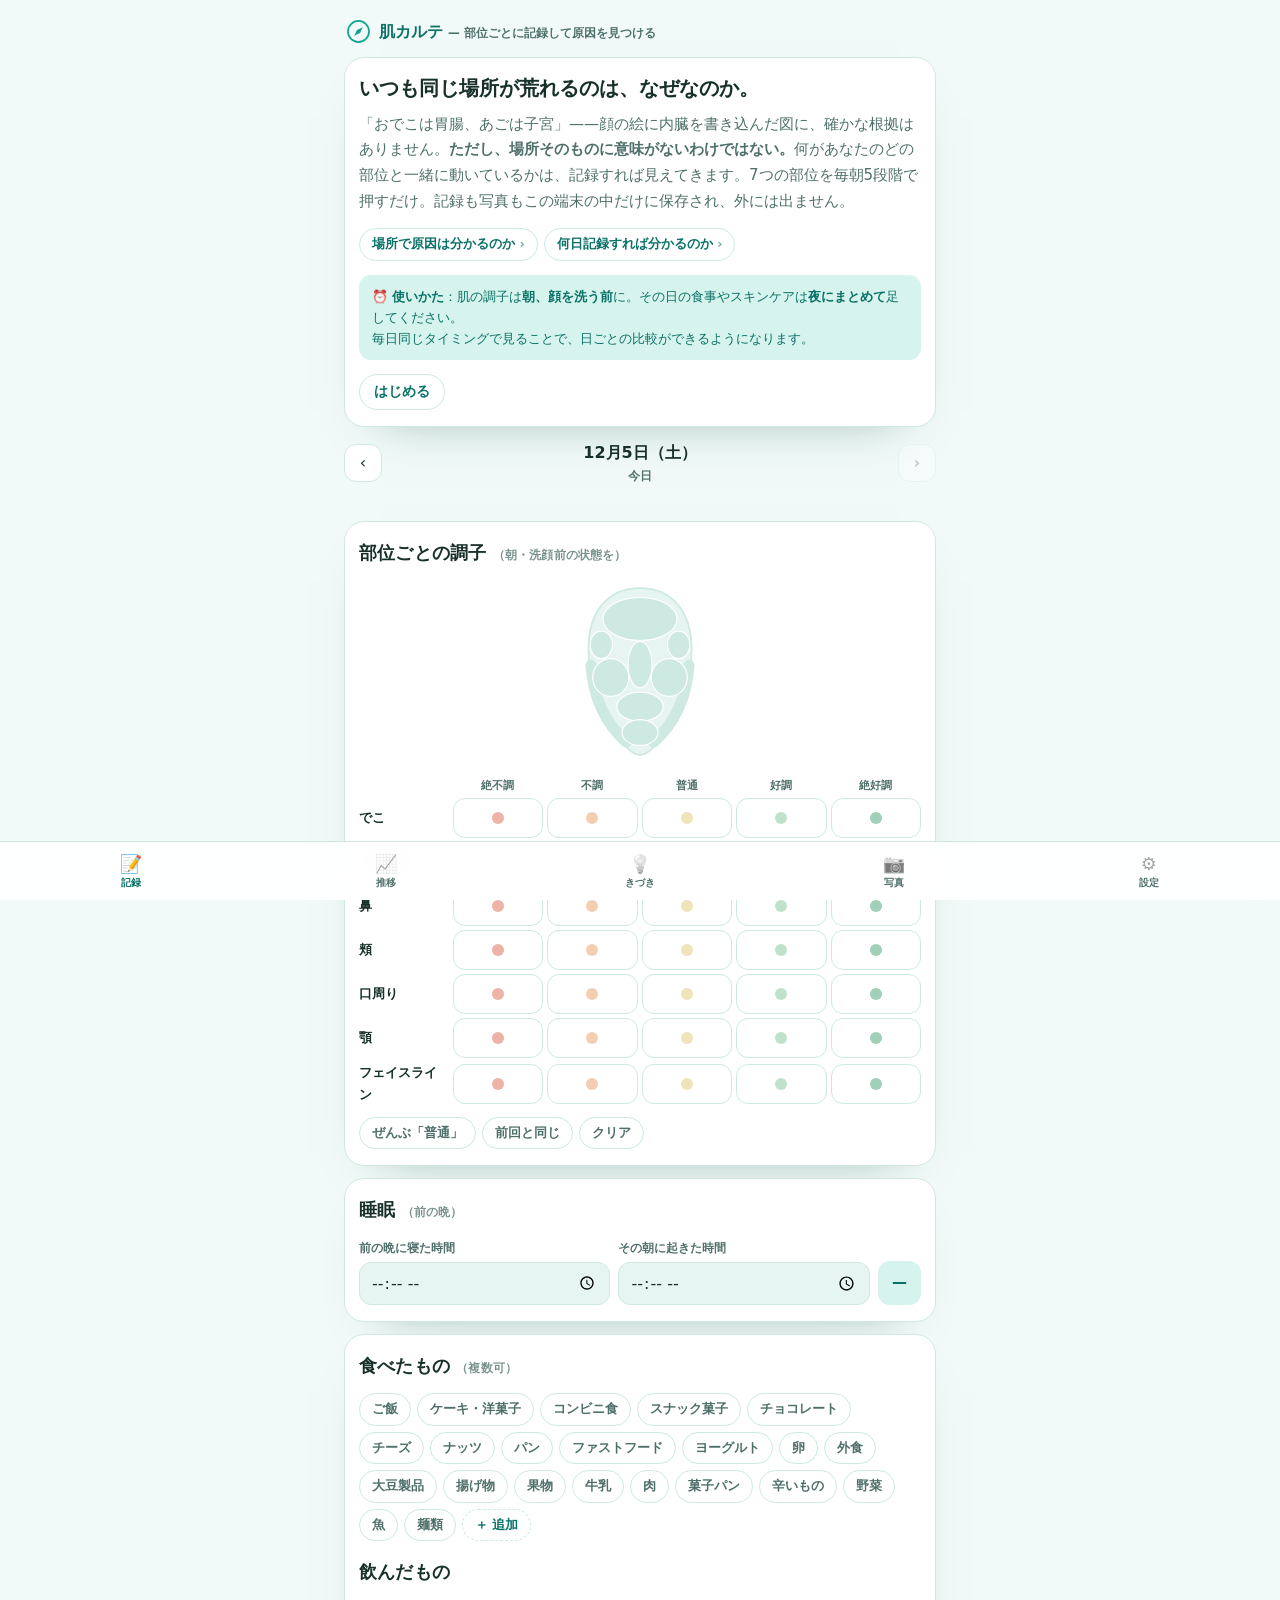
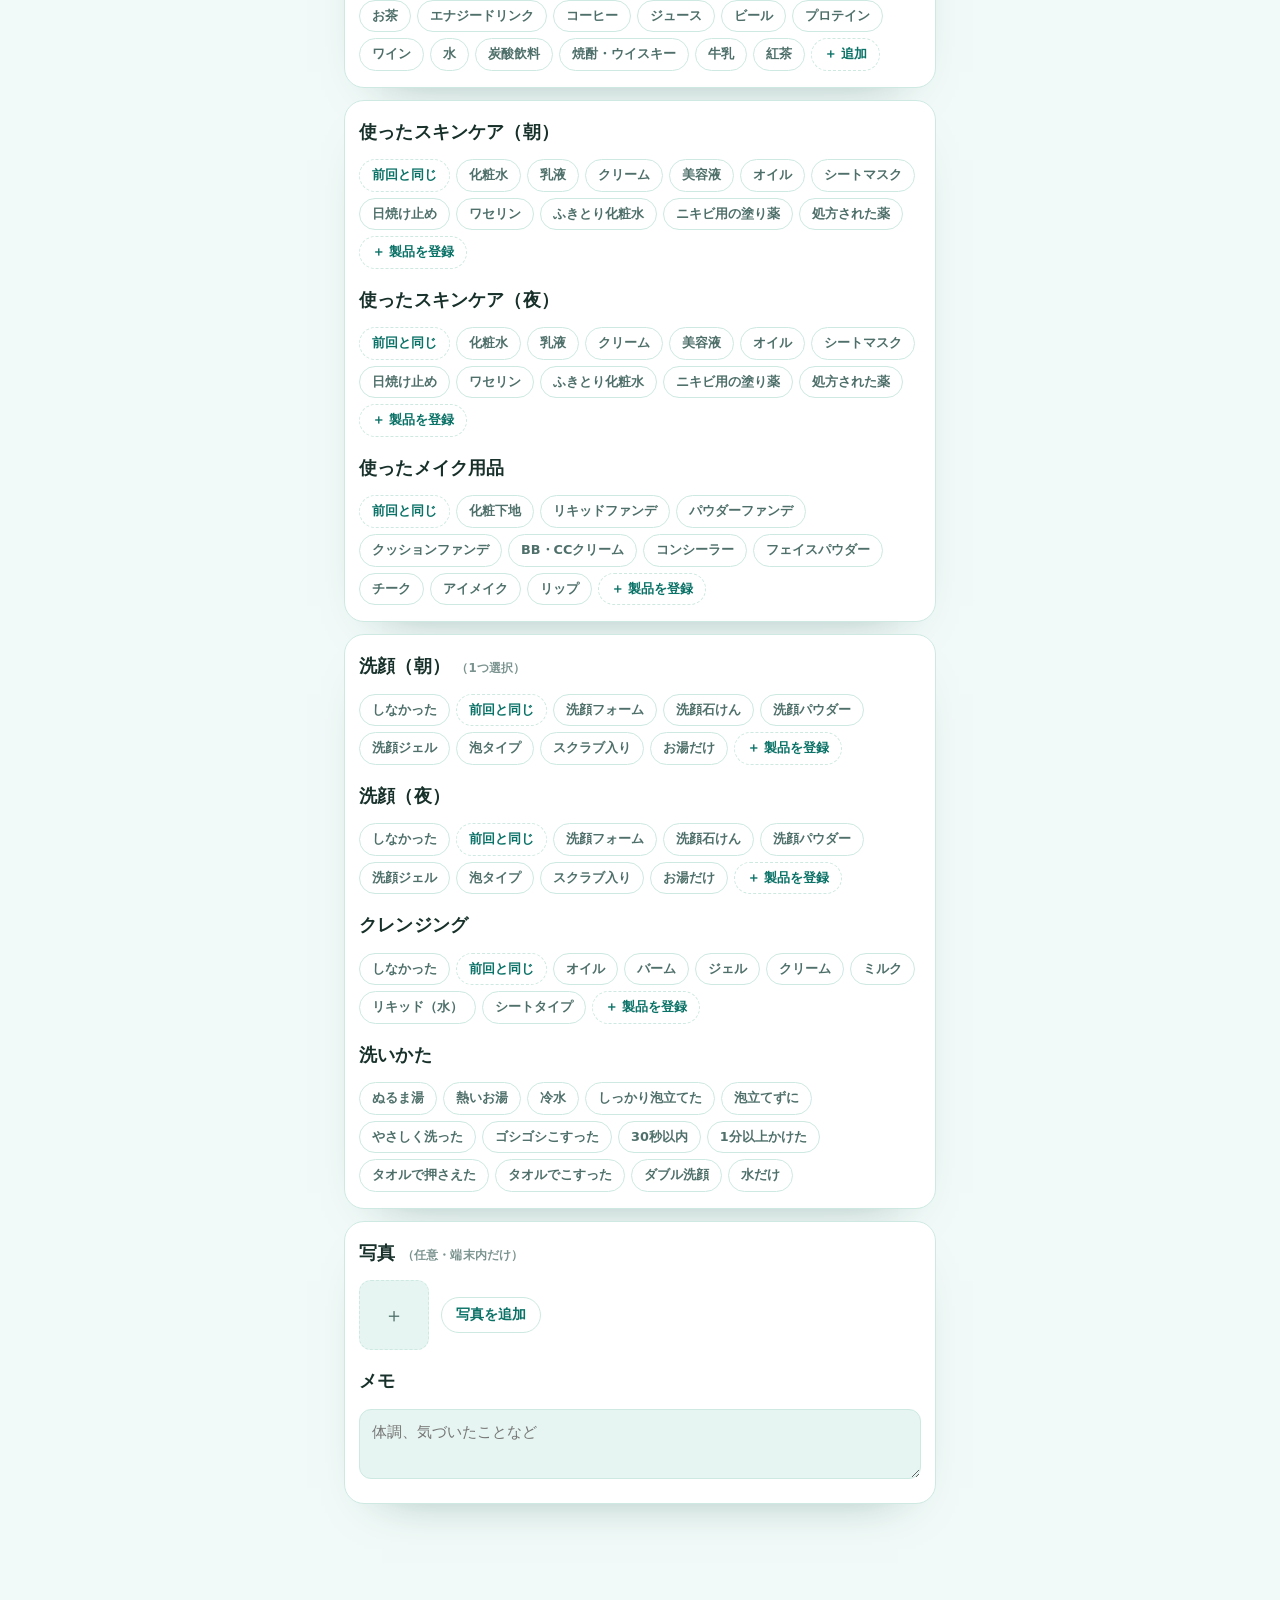
<file: index.html>
<!DOCTYPE html>
<html lang="ja">
<head>
<meta charset="UTF-8" />
<meta name="viewport" content="width=device-width, initial-scale=1.0, viewport-fit=cover" />
<title>肌カルテ｜部位別に記録して、肌荒れの原因を見つける無料アプリ</title>
<meta name="description" content="でこ・こめかみ・鼻・頬・口周り・顎・フェイスラインを毎日5段階で記録。食べたもの、睡眠時間、スキンケア、洗顔・クレンジングの種類まで残すと、どれが原因で肌の調子が落ちているかを統計で見つけます。無料・登録不要・記録は端末の中だけ。" />
<meta name="keywords" content="肌荒れ,原因,記録,アプリ,肌 日記,ニキビ 記録,部位別,スキンケア 記録,肌 カルテ,無料" />
<link rel="canonical" href="https://hadakarte.com/" />
<meta name="robots" content="index, follow" />
<meta name="theme-color" content="#12A594" />
<link rel="manifest" href="manifest.webmanifest" />
<link rel="icon" href="icon.svg" type="image/svg+xml" />
<link rel="apple-touch-icon" href="icon-192.png" />
<meta name="apple-mobile-web-app-capable" content="yes" />
<meta name="apple-mobile-web-app-title" content="肌カルテ" />
<meta property="og:type" content="website" />
<meta property="og:site_name" content="肌カルテ" />
<meta property="og:title" content="肌カルテ｜部位別に記録して、肌荒れの原因を見つける" />
<meta property="og:description" content="7つの部位を5段階で記録。食べたもの・睡眠・スキンケア・洗顔まで残すと、どれが、どの部位に効いているかを統計で見つけます。無料・登録不要・記録は端末の中だけ。" />
<meta property="og:url" content="https://hadakarte.com/" />
<meta property="og:image" content="https://hadakarte.com/og.png" />
<meta property="og:image:width" content="1200" />
<meta property="og:image:height" content="630" />
<meta property="og:locale" content="ja_JP" />
<meta name="twitter:card" content="summary_large_image" />
<meta name="twitter:title" content="肌カルテ｜部位別に記録して、肌荒れの原因を見つける" />
<meta name="twitter:description" content="7つの部位を5段階で記録。何が、どの部位に効いているかを統計で見つけます。無料・登録不要。" />
<meta name="twitter:image" content="https://hadakarte.com/og.png" />
<script type="application/ld+json">
{"@context":"https://schema.org","@type":"WebApplication","name":"肌カルテ","url":"https://hadakarte.com/","description":"顔の7部位ごとに肌の調子を記録し、食事・睡眠・スキンケア・洗顔との関係を統計的に分析する無料Webアプリ。記録は端末内のみに保存されます。","applicationCategory":"HealthApplication","operatingSystem":"Web","offers":{"@type":"Offer","price":"0","priceCurrency":"JPY"},"inLanguage":"ja"}
</script>
<!-- Google Analytics (GA4) -->
<script>
  /* 計測から外すもの。母数が小さいうちは、自分の確認アクセスが混ざるだけで数字が読めなくなる。
     ① 自動操作のブラウザ（検証用・JSを実行するクローラー）
     ② #toggle-goatcounter を一度開いた端末（GoatCounter 公式の除外。localStorage に残る）
     ③ 本番ドメイン以外（localhost / 127.0.0.1 / file:// など、手元の確認用）
        ③を入れる前は GA4 の表示回数の約26%が localhost だった（2026-08-20 実測）。
     自分の端末を外すには https://hadakarte.com#toggle-goatcounter を開くこと（スマホ・PCそれぞれで）。*/
  var noCount = false;
  try {
    noCount = (location.hostname !== 'hadakarte.com')
           || navigator.webdriver === true
           || localStorage.getItem('skipgc') === 't';
  } catch (e) {}
  if (noCount) window.goatcounter = { no_onload: true, no_events: true };
</script>
<script async src="https://www.googletagmanager.com/gtag/js?id=G-8C3BWE4BTF"></script>
<script>
  window.dataLayer = window.dataLayer || [];
  function gtag(){dataLayer.push(arguments);}
  gtag('js', new Date());
  if (!noCount) gtag('config', 'G-8C3BWE4BTF');
</script>
<script data-goatcounter="https://stylecompass.goatcounter.com/count" async src="//gc.zgo.at/count.js"></script>
<style>
  :root{
    /* muted / accent-ink / warn は WCAG AA（4.5:1）を満たす濃さにしてある。
       もとの #6C918A は白地で 3.47:1 しかなく、副次テキストが全部基準割れだった。
       明るくするときは必ずコントラストを測り直すこと。 */
    --ground:#F1FAF8; --panel:#FFFFFF; --panel-2:#E6F5F1; --ink:#17302A; --muted:#4F706A;
    --line:#CDE9E2; --accent:#12A594; --accent-ink:#0A7267; --accent-soft:#D6F3ED;
    /* カードの縁だけ別トークン。暗いテーマでは影が効かないので、ここで面を切る */
    --card-line:#CDE9E2;
    /* --accent の上に白文字だと 3.07:1 しか出ない。ボタンは専用の組で持つ */
    --btn-bg:#0C7B6F; --btn-ink:#FFFFFF;
    --plum:#7C5CD6; --plum-soft:#EDE6FF; --warn:#B84A24; --warn-soft:#FBE6DC; --good:#2F9C63;
    --s1:#D9563A; --s2:#E79355; --s3:#D9C263; --s4:#6FBF8B; --s5:#2C9760;
    --sans:"Hiragino Maru Gothic ProN","Hiragino Maru Gothic Pro",YuGothic,"Yu Gothic","M PLUS Rounded 1c",Meiryo,system-ui,sans-serif;
    --shadow:0 22px 50px -38px rgba(10,70,60,.5);
    /* --- スケール。ここに無い値を新しく足さないこと --- */
    --fs-0:.62rem; --fs-1:.68rem; --fs-2:.74rem; --fs-3:.80rem; --fs-4:.86rem;
    --fs-5:.94rem; --fs-6:1rem; --fs-7:1.12rem; --fs-8:1.28rem;
    --r-1:3px; --r-2:12px; --r-3:16px; --r-4:20px; --r-f:999px;
    --sp-1:4px; --sp-2:6px; --sp-3:8px; --sp-4:12px;
  }
  @media (prefers-color-scheme:dark){:root{
    --ground:#0E1A18; --panel:#182B27; --panel-2:#20362F; --ink:#E6F4F0; --muted:#8DAFA7;
    --line:#2F4E46; --card-line:#365A51; --accent:#2ED3BE; --accent-ink:#63E5D2; --accent-soft:#1B3B36;
    /* 暗いテーマの --accent は明るいので、文字のほうを濃くする（白だと 1.88:1） */
    --btn-bg:#2ED3BE; --btn-ink:#06231F;
    --plum:#A98BF0; --plum-soft:#2A2145; --warn:#FF9068; --warn-soft:#3A241C; --good:#5CC98D;
    --s1:#E0674A; --s2:#EDA467; --s3:#DDCB77; --s4:#79C795; --s5:#48B478;
    --shadow:0 22px 50px -38px rgba(0,0,0,.85);
    /* --- スケール。ここに無い値を新しく足さないこと --- */
    --fs-0:.62rem; --fs-1:.68rem; --fs-2:.74rem; --fs-3:.80rem; --fs-4:.86rem;
    --fs-5:.94rem; --fs-6:1rem; --fs-7:1.12rem; --fs-8:1.28rem;
    --r-1:3px; --r-2:12px; --r-3:16px; --r-4:20px; --r-f:999px;
    --sp-1:4px; --sp-2:6px; --sp-3:8px; --sp-4:12px;
  }}
  *{box-sizing:border-box;}
  html,body{margin:0;}
  body{background:var(--ground);color:var(--ink);font-family:var(--sans);line-height:1.7;
    -webkit-font-smoothing:antialiased;font-feature-settings:"palt" 1;
    padding-bottom:calc(76px + env(safe-area-inset-bottom));}
  .wrap{max-width:620px;margin:0 auto;padding:12px 14px 26px;}

  .brand{display:flex;align-items:center;gap:var(--sp-3);padding:6px 2px 12px;}
  .brand .mk{width:25px;height:25px;flex:none;color:var(--accent);}
  .brand b{font-size:var(--fs-6);font-weight:800;color:var(--accent-ink);}
  .brand .tent{font-size:var(--fs-2);color:var(--muted);font-weight:600;}
  .brand .streak{margin-left:auto;font-size:var(--fs-2);font-weight:800;color:var(--accent-ink);
    background:var(--accent-soft);padding:5px 10px;border-radius:var(--r-f);white-space:nowrap;}
  /* スマホ幅では説明文が折り返してヘッダが2行(72px)になるので、アプリ名だけ残す */
  @media (max-width:430px){ .brand .tent{display:none;} }

  .card{background:var(--panel);border:1px solid var(--card-line);border-radius:var(--r-4);padding:16px 14px;
    box-shadow:var(--shadow);margin-bottom:var(--sp-4);}
  h1{font-size:var(--fs-8);line-height:1.45;margin:0 0 8px;text-wrap:balance;}
  /* カードの見出しは h2 と .label の2通りで書かれているが役割は同じ。
     画面によって大きさが違って見えるので、同じ指定にそろえる。 */
  h2,.label{font-size:var(--fs-7);font-weight:800;color:var(--ink);letter-spacing:.01em;margin:0 0 var(--sp-4);}
  .lede{color:var(--muted);margin:0 0 14px;font-size:var(--fs-5);}
  .sub{color:var(--muted);font-size:var(--fs-3);margin:7px 0 0;line-height:1.65;}
  /* 各セクションの見出し（食べたもの・洗顔など）。指定は上の h2,.label にまとめてある。
     中身のチップより明確に大きくして、どこからどこまでが1つの項目なのかを一目で分かるようにする。 */
  .label .opt{font-weight:600;font-size:var(--fs-2);opacity:.75;color:var(--muted);}
  .label.mt{margin-top:16px;}
  .lede.mt{margin-top:12px;}

  .view{display:none;} .view.on{display:block;animation:fade .26s ease both;}
  @keyframes fade{from{opacity:0;transform:translateY(5px);}to{opacity:1;transform:none;}}

  .datebar{display:flex;align-items:center;gap:var(--sp-3);margin-bottom:10px;}
  .nav{appearance:none;border:1px solid var(--line);background:var(--panel);color:var(--ink);
    width:38px;height:38px;border-radius:var(--r-2);font-size:var(--fs-6);cursor:pointer;flex:none;font-family:var(--sans);}
  .nav:disabled{opacity:.32;cursor:default;}
  .datebar .now{flex:1;text-align:center;font-weight:800;font-size:var(--fs-6);}
  .datebar .now small{display:block;font-weight:600;font-size:var(--fs-2);color:var(--muted);}
  .saved{font-size:var(--fs-2);color:var(--good);font-weight:800;min-height:1.1em;text-align:center;margin:-4px 0 8px;
    opacity:0;transition:opacity .2s ease;}
  .saved.on{opacity:1;}

  /* face map */
  .facewrap{display:flex;justify-content:center;margin:-4px 0 10px;}
  .face{width:172px;height:auto;}
  .face .zone{cursor:pointer;transition:opacity .15s ease;}  .face .zone:not(.line){stroke:var(--panel);stroke-width:1.4;}  .face .zone.line{fill:none;stroke-width:13;stroke-linecap:round;}
  .face .zone:hover{opacity:.75;}
  .face .zone:not(.line).sel{stroke:var(--accent);stroke-width:2.6;}  .face .zone.line.sel{stroke-width:18;}
  .face .out{fill:none;stroke:var(--line);stroke-width:2;}

  /* area grid */
  .agrid{display:grid;grid-template-columns:5.6em repeat(5,1fr);gap:var(--sp-1);align-items:center;}
  .agrid .hd{font-size:var(--fs-1);color:var(--muted);font-weight:800;text-align:center;line-height:1.25;padding-bottom:2px;}
  .agrid .nm{font-size:var(--fs-3);font-weight:800;color:var(--ink);padding-right:2px;}
  .agrid .nm.sel{color:var(--accent-ink);}
  /* 毎朝いちばん押されるボタンなので、指の当たりを優先して 40px 取る */
  .lv{appearance:none;cursor:pointer;font-family:var(--sans);border:1.5px solid var(--line);background:var(--panel);
    border-radius:var(--r-2);height:40px;padding:0;transition:transform .1s ease;position:relative;}
  .lv:hover{transform:translateY(-1px);}
  .lv i{display:block;width:12px;height:12px;border-radius:50%;margin:0 auto;background:var(--line);transition:background .1s ease;}
  .lv[aria-pressed="true"]{border-width:2px;}
  /* 選択中の点は白。黄色〜橙の段階だと白が沈むので、薄い輪郭で必ず縁を立てる */
  .lv[aria-pressed="true"] i{box-shadow:0 0 0 1.5px rgba(0,0,0,.22);}
  .bulk{display:flex;gap:var(--sp-2);flex-wrap:wrap;margin-top:11px;}

  /* chips */
  .chips{display:flex;flex-wrap:wrap;gap:var(--sp-2);}
  .chip{appearance:none;cursor:pointer;font-family:var(--sans);font-size:var(--fs-3);font-weight:700;color:var(--muted);
    background:var(--panel);border:1.5px solid var(--line);border-radius:var(--r-f);padding:6px 12px;line-height:1.45;
    transition:border-color .12s ease,background .12s ease,color .12s ease,transform .12s ease;}
  .chip:hover{transform:translateY(-1px);border-color:var(--accent);}
  .chip[aria-pressed="true"]{border-color:var(--accent);background:var(--accent-soft);color:var(--accent-ink);}
  .chip.plum[aria-pressed="true"]{border-color:var(--plum);background:var(--plum-soft);color:var(--plum);}
  .chip.no[aria-pressed="true"]{border-color:var(--warn);background:var(--warn-soft);color:var(--warn);}
  .chip.add{border-style:dashed;color:var(--accent-ink);}
  /* 色を指定しないとブラウザ既定の濃い青になる。暗いテーマのフッターで読めなくなっていた。 */
  a{color:var(--accent-ink);}
  a.chip.link{text-decoration:none;color:var(--accent-ink);}
  a.chip.link::after{content:" ›";opacity:.6;}
  .grp{margin-bottom:12px;} .grp:last-child{margin-bottom:0;}
  .gt{font-size:var(--fs-2);font-weight:800;color:var(--muted);margin:0 0 6px;}

  .times{display:flex;gap:var(--sp-3);align-items:flex-end;flex-wrap:wrap;}
  .tf{flex:1;min-width:120px;}
  .tf span{display:block;font-size:var(--fs-2);font-weight:800;color:var(--muted);margin-bottom:4px;}
  input[type=time]{width:100%;font-family:var(--sans);font-size:var(--fs-6);color:var(--ink);background:var(--panel-2);
    border:1.5px solid var(--line);border-radius:var(--r-2);padding:9px 11px;}
  .slen{font-weight:800;color:var(--accent-ink);background:var(--accent-soft);border-radius:var(--r-2);
    padding:9px 14px;white-space:nowrap;font-size:var(--fs-5);}
  textarea{width:100%;font-family:var(--sans);font-size:var(--fs-5);color:var(--ink);background:var(--panel-2);
    border:1.5px solid var(--line);border-radius:var(--r-2);padding:10px 12px;resize:vertical;min-height:66px;line-height:1.6;}
  input[type=text]{width:100%;font-family:var(--sans);font-size:var(--fs-6);color:var(--ink);background:var(--panel-2);
    border:1.5px solid var(--line);border-radius:var(--r-2);padding:10px 12px;}
  textarea:focus,input:focus{outline:2px solid var(--accent);outline-offset:1px;}

  .btn{appearance:none;border:0;cursor:pointer;font-family:var(--sans);font-weight:800;font-size:var(--fs-5);
    background:var(--btn-bg);color:var(--btn-ink);border-radius:var(--r-f);padding:12px 18px;width:100%;
    box-shadow:0 10px 22px -14px rgba(18,165,148,.8);transition:transform .12s ease,filter .12s ease;}
  .btn:hover{transform:translateY(-2px);filter:brightness(1.05);}
  .btn.ghost{background:var(--panel);color:var(--accent-ink);border:1.5px solid var(--line);box-shadow:none;font-weight:700;}
  .btn.ghost:hover{border-color:var(--accent);}
  .btn.danger{background:var(--panel);color:var(--warn);border:1.5px solid var(--warn-soft);box-shadow:none;}
  .btn.sm{font-size:var(--fs-4);padding:8px 14px;width:auto;}
  .row{display:flex;gap:var(--sp-3);flex-wrap:wrap;}
  .row .btn{width:auto;flex:1;min-width:126px;}
  .btn:focus-visible,.chip:focus-visible,.lv:focus-visible,.tab:focus-visible,.nav:focus-visible,
  .zone:focus-visible,.pitem:focus-visible,a:focus-visible{outline:2.5px solid var(--accent);outline-offset:2px;}

  .photobox{display:flex;gap:var(--sp-4);align-items:center;}
  .photobox .ph{width:70px;height:70px;border-radius:var(--r-2);object-fit:cover;border:1.5px solid var(--line);background:var(--panel-2);flex:none;}
  .photobox .empty{width:70px;height:70px;border-radius:var(--r-2);border:1.5px dashed var(--line);background:var(--panel-2);
    display:grid;place-items:center;color:var(--muted);font-size:var(--fs-8);flex:none;}
  input[type=file]{display:none;}

  /* heatmap */
  .hm{display:grid;grid-template-columns:5.4em 1fr;gap:4px 6px;align-items:center;}
  .hm .rn{font-size:var(--fs-2);font-weight:800;color:var(--muted);}
  .hm .rr{display:grid;gap:2px;}
  .hm .c{aspect-ratio:1;border-radius:var(--r-1);background:var(--panel-2);}
  .hmfoot{display:flex;justify-content:space-between;font-size:var(--fs-1);color:var(--muted);font-weight:700;
    margin:6px 0 0;padding-left:calc(5.4em + 6px);}
  .chart{width:100%;height:auto;display:block;}
  .kpis{display:grid;grid-template-columns:repeat(3,1fr);gap:var(--sp-2);margin-top:6px;}
  .kpi{background:var(--panel-2);border-radius:var(--r-2);padding:9px 6px;text-align:center;}
  .kpi b{display:block;font-size:var(--fs-7);line-height:1.3;} .kpi span{font-size:var(--fs-1);color:var(--muted);font-weight:700;}
  .legend{display:flex;gap:var(--sp-3);flex-wrap:wrap;align-items:center;font-size:var(--fs-1);color:var(--muted);margin-top:10px;}
  .legend i{display:inline-block;width:11px;height:11px;border-radius:var(--r-1);vertical-align:-1px;margin-right:3px;}

  /* calendar */
  .calhead{display:flex;align-items:center;gap:var(--sp-3);margin-bottom:9px;}
  .calhead .m{flex:1;text-align:center;font-weight:800;}
  .cal{display:grid;grid-template-columns:repeat(7,1fr);gap:var(--sp-1);}
  .dow{text-align:center;font-size:var(--fs-1);font-weight:800;color:var(--muted);}
  .cell{appearance:none;font-family:var(--sans);cursor:pointer;aspect-ratio:1;border-radius:var(--r-2);border:1.5px solid transparent;
    background:var(--panel-2);color:var(--muted);font-size:var(--fs-2);font-weight:700;display:grid;place-items:center;padding:0;}
  .cell.blank{background:transparent;cursor:default;}
  .cell.today{border-color:var(--accent);}
  /* 5段階の色は黄〜緑が明るいので、白文字だと日付が読めない（黄色の日で 1.63:1 だった）。
     どの段階でも 4.5:1 を超える濃い墨色にして、薄い光彩で縁を立てる。 */
  .cell.has{color:#0A1512;text-shadow:0 0 2px rgba(255,255,255,.5);}

  /* insights */
  .ins{border:1.5px solid var(--line);border-radius:var(--r-3);padding:12px 13px;margin-bottom:9px;background:var(--panel-2);}
  .ins.bad{border-color:var(--warn-soft);background:var(--warn-soft);}
  .ins.good{border-color:var(--accent-soft);background:var(--accent-soft);}
  .ins .h{font-weight:800;font-size:var(--fs-5);margin:0 0 4px;line-height:1.55;}
  /* .ins の外（「まだ確定していない候補」の一覧）でも使うので、
     .ins 配下に限定しないこと。限定していたせいで素の <p> になっていた。 */
  .d{font-size:var(--fs-3);color:var(--muted);margin:0;}
  .ins .d + .d{margin-top:var(--sp-2);}
  .card > .d + .d{margin-top:var(--sp-1);}
  .ins .tag{display:inline-block;font-size:var(--fs-0);font-weight:800;padding:2px 8px;border-radius:var(--r-f);
    background:var(--panel);color:var(--muted);margin-left:5px;vertical-align:1px;}
  .bars{display:flex;flex-direction:column;gap:var(--sp-2);}
  .bar{display:grid;grid-template-columns:6em 1fr auto;gap:var(--sp-3);align-items:center;font-size:var(--fs-3);}
  .bar .t{color:var(--muted);font-weight:700;}
  .bar .track{height:9px;background:var(--panel-2);border-radius:var(--r-f);overflow:hidden;}
  .bar .fill{height:100%;border-radius:var(--r-f);background:var(--accent);}
  .bar .v{font-weight:800;font-variant-numeric:tabular-nums;}
  .progress{height:9px;background:var(--panel-2);border-radius:var(--r-f);overflow:hidden;margin:10px 0 6px;}
  .progress i{display:block;height:100%;background:linear-gradient(90deg,var(--accent),var(--plum));border-radius:var(--r-f);}

  .pgrid{display:grid;grid-template-columns:repeat(auto-fill,minmax(84px,1fr));gap:var(--sp-2);}
  .pitem{position:relative;appearance:none;border:2px solid transparent;padding:0;border-radius:var(--r-2);overflow:hidden;
    cursor:pointer;background:var(--panel-2);aspect-ratio:1;}
  .pitem img{width:100%;height:100%;object-fit:cover;display:block;}
  .pitem .cap{position:absolute;left:0;right:0;bottom:0;background:linear-gradient(transparent,rgba(0,0,0,.72));
    color:#fff;font-size:var(--fs-0);font-weight:700;padding:9px 3px 3px;}
  .pitem[aria-pressed="true"]{border-color:var(--accent);}
  .cmp{display:grid;grid-template-columns:1fr 1fr;gap:var(--sp-3);margin-bottom:8px;}
  .cmp figure{margin:0;} .cmp img{width:100%;border-radius:var(--r-2);display:block;border:1px solid var(--line);}
  .cmp figcaption{font-size:var(--fs-1);color:var(--muted);font-weight:700;text-align:center;padding-top:4px;}

  .empty-note{text-align:center;color:var(--muted);font-size:var(--fs-4);padding:20px 8px;}
  .privacy{background:var(--accent-soft);border-radius:var(--r-2);padding:11px 13px;font-size:var(--fs-3);color:var(--accent-ink);line-height:1.65;}
  .disclaimer{font-size:var(--fs-2);color:var(--muted);line-height:1.7;background:var(--panel-2);border-radius:var(--r-2);padding:10px 12px;}
  .kindhead{font-size:var(--fs-2);font-weight:800;color:var(--accent-ink);background:var(--accent-soft);
    display:inline-block;padding:3px 10px;border-radius:var(--r-f);margin:12px 0 2px;}
  .itemline{display:flex;align-items:center;gap:var(--sp-3);padding:6px 0;border-bottom:1px solid var(--line);font-size:var(--fs-4);}
  .itemline:last-child{border-bottom:0;}
  .itemline .x{margin-left:auto;appearance:none;border:0;background:none;color:var(--warn);cursor:pointer;
    font-size:var(--fs-3);font-weight:800;font-family:var(--sans);}

  .tabbar{position:fixed;left:0;right:0;bottom:0;z-index:40;background:color-mix(in srgb,var(--panel) 93%,transparent);
    backdrop-filter:blur(12px);border-top:1px solid var(--line);display:grid;grid-template-columns:repeat(5,1fr);
    padding:6px 4px calc(6px + env(safe-area-inset-bottom));}
  .tab{appearance:none;border:0;background:none;cursor:pointer;font-family:var(--sans);padding:5px 2px;
    color:var(--muted);font-size:var(--fs-0);font-weight:800;line-height:1.35;border-radius:var(--r-2);}
  .tab .ti{display:block;font-size:var(--fs-7);line-height:1.25;filter:grayscale(1) opacity(.6);}
  .tab[aria-selected="true"]{color:var(--accent-ink);}
  .tab[aria-selected="true"] .ti{filter:none;}

  .modal{position:fixed;inset:0;z-index:60;background:rgba(8,30,26,.55);display:none;align-items:flex-end;justify-content:center;}
  .modal.on{display:flex;}
  .sheet{background:var(--panel);width:100%;max-width:620px;border-radius:var(--r-4) 20px 0 0;
    padding:18px 15px calc(18px + env(safe-area-inset-bottom));max-height:88vh;overflow:auto;animation:up .24s ease both;}
  @keyframes up{from{transform:translateY(22px);opacity:0;}to{transform:none;opacity:1;}}
  .sheet pre{white-space:pre-wrap;word-break:break-word;font-family:var(--sans);font-size:var(--fs-4);background:var(--panel-2);
    border-radius:var(--r-2);padding:12px;line-height:1.7;margin:0 0 11px;}
  .site-foot{text-align:center;font-size:var(--fs-2);color:var(--muted);padding:6px 0 2px;line-height:1.9;}
</style>
</head>
<body>

<div class="wrap">
  <header class="brand">
    <svg class="mk" viewBox="0 0 32 32" aria-hidden="true">
      <circle cx="16" cy="16" r="13.5" fill="none" stroke="currentColor" stroke-width="2.2"/>
      <path d="M21.5 10.5 L18 18 L10.5 21.5 L14 14 Z" fill="currentColor"/>
    </svg>
    <div><b id="appName">肌カルテ</b> <span class="tent">— 部位ごとに記録して原因を見つける</span></div>
    <span class="streak" id="streak" hidden></span>
  </header>

  <!-- ============ 記録 ============ -->
  <section class="view on" id="v-log" role="tabpanel">
    <div class="card" id="introCard">
      <h1>いつも同じ場所が荒れるのは、なぜなのか。</h1>
      <p class="lede">「おでこは胃腸、あごは子宮」——顔の絵に内臓を書き込んだ図に、確かな根拠はありません。<b>ただし、場所そのものに意味がないわけではない。</b>何があなたのどの部位と一緒に動いているかは、記録すれば見えてきます。7つの部位を毎朝5段階で押すだけ。記録も写真もこの端末の中だけに保存され、外には出ません。</p>
      <div class="chips" style="margin-bottom:14px">
        <a class="chip link" href="basho/">場所で原因は分かるのか</a>
        <a class="chip link" href="nannichi/">何日記録すれば分かるのか</a>
      </div>
      <div class="privacy" style="margin-bottom:14px">
        ⏰ <b>使いかた</b>：肌の調子は<b>朝、顔を洗う前</b>に。その日の食事やスキンケアは<b>夜にまとめて</b>足してください。<br>
        毎日同じタイミングで見ることで、日ごとの比較ができるようになります。
      </div>
      <button class="btn ghost sm" id="hideIntro">はじめる</button>
    </div>

    <div class="datebar">
      <button class="nav" id="dPrev" aria-label="前の日へ">‹</button>
      <div class="now"><span id="dLabel"></span><small id="dSub"></small></div>
      <button class="nav" id="dNext" aria-label="次の日へ">›</button>
    </div>
    <div class="saved" id="savedMsg">✓ 保存しました</div>

    <div class="card">
      <p class="label">部位ごとの調子 <span class="opt">（朝・洗顔前の状態を）</span></p>
      <div class="facewrap" id="faceWrap"></div>
      <p class="sub" id="lrHint" hidden>※ 鏡と同じ向きです。画面の右が、あなたの右。</p>
      <div class="agrid" id="areaGrid"></div>
      <div class="bulk">
        <button class="chip" id="bulkNormal" type="button">ぜんぶ「普通」</button>
        <button class="chip" id="bulkCopy" type="button">前回と同じ</button>
        <button class="chip" id="bulkClear" type="button">クリア</button>
      </div>
      <div class="privacy" id="todayNote" style="margin-top:12px" hidden></div>
    </div>


    <div class="card">
      <p class="label">睡眠 <span class="opt">（前の晩）</span></p>
      <div class="times">
        <label class="tf"><span>前の晩に寝た時間</span><input type="time" id="sIn" /></label>
        <label class="tf"><span>その朝に起きた時間</span><input type="time" id="sOut" /></label>
        <div class="slen" id="sLen">—</div>
      </div>
    </div>

    <div class="card">
      <p class="label">食べたもの <span class="opt">（複数可）</span></p>
      <div id="foodRow"></div>
      <p class="label mt">飲んだもの</p>
      <div id="drinkRow"></div>
    </div>

    <div class="card">
      <p class="label">使ったスキンケア（朝）</p>
      <div id="skinAMRow"></div>
      <p class="label mt">使ったスキンケア（夜）</p>
      <div id="skinPMRow"></div>
      <p class="label mt">使ったメイク用品</p>
      <div id="makeupRow"></div>
    </div>

    <div class="card">
      <p class="label">洗顔（朝） <span class="opt">（1つ選択）</span></p>
      <div id="washAMRow"></div>
      <p class="label mt">洗顔（夜）</p>
      <div id="washPMRow"></div>
      <p class="label mt">クレンジング</p>
      <div id="cleanseRow"></div>
      <p class="label mt">洗いかた</p>
      <div class="chips" id="howRow"></div>
    </div>

    <div class="card">
      <p class="label">からだ</p>
      <div class="chips" id="bodyRow"></div>
      <div id="periodBox" hidden>
        <p class="label mt">生理</p>
        <div class="chips" id="periodRow"></div>
      </div>
    </div>

    <div class="card">
      <p class="label">写真 <span class="opt">（任意・端末内だけ）</span></p>
      <div class="photobox">
        <div id="phSlot"><div class="empty">＋</div></div>
        <div style="flex:1">
          <button class="btn ghost sm" id="phAdd">写真を追加</button>
          <button class="btn danger sm" id="phDel" hidden style="margin-top:6px">削除</button>
        </div>
      </div>
      <input type="file" id="phInput" accept="image/*" />
      <p class="label mt">メモ</p>
      <textarea id="memo" placeholder="体調、気づいたことなど"></textarea>
    </div>
  </section>

  <!-- ============ 推移 ============ -->
  <section class="view" id="v-chart" role="tabpanel">
    <div class="card">
      <h2 id="heatTitle">部位ごとの調子（直近28日）</h2>
      <div class="hm" id="heat"></div>
      <div class="hmfoot"><span id="heatRange">28日前</span><span>今日</span></div>
      <div class="legend">
        <span><i style="background:var(--s1)"></i>絶不調</span>
        <span><i style="background:var(--s3)"></i>普通</span>
        <span><i style="background:var(--s5)"></i>絶好調</span>
        <span><i style="background:var(--panel-2)"></i>記録なし</span>
      </div>
    </div>
    <div class="card">
      <h2>全体の推移</h2>
      <div id="chartWrap"></div>
      <div class="kpis" id="kpis"></div>
    </div>
    <div class="card">
      <h2>荒れやすい部位</h2>
      <div class="bars" id="areaBars"></div>
      <p class="sub">記録した日の平均（5がいちばん良い）。低い部位ほど荒れやすい場所です。</p>
      <p class="label mt">その部位で起きやすいこと</p>
      <div class="chips">
        <a class="chip link" href="odeko/">でこ</a>
        <a class="chip link" href="komekami/">こめかみ</a>
        <a class="chip link" href="hana/">鼻</a>
        <a class="chip link" href="hoho/">頬</a>
        <a class="chip link" href="kuchimoto/">口周り</a>
        <a class="chip link" href="ago/">顎</a>
        <a class="chip link" href="faceline/">フェイスライン</a>
      </div>
    </div>
    <div class="card">
      <div class="calhead">
        <button class="nav" id="mPrev" aria-label="前の月へ">‹</button>
        <div class="m" id="mLabel"></div>
        <button class="nav" id="mNext" aria-label="次の月へ">›</button>
      </div>
      <div class="cal" id="calGrid"></div>
    </div>
  </section>

  <!-- ============ きづき ============ -->
  <section class="view" id="v-insight" role="tabpanel"><div id="insightBody"></div></section>

  <!-- ============ 写真 ============ -->
  <section class="view" id="v-photo" role="tabpanel">
    <div class="card">
      <h2>写真でふりかえる</h2>
      <p class="sub" style="margin:0 0 11px">2枚えらぶと並べて比べられます。</p>
      <div id="cmpWrap"></div>
      <div class="pgrid" id="pGrid"></div>
      <p class="empty-note" id="pEmpty" hidden>まだ写真がありません。</p>
    </div>
  </section>

  <!-- ============ 設定 ============ -->
  <section class="view" id="v-set" role="tabpanel">
    <div class="card">
      <h2>アイテムの管理</h2>
      <p class="sub" style="margin:0 0 11px">記録画面に出る選択肢です。使わないものは消すと入力が速くなります。</p>
      <div id="itemAdmin"></div>
    </div>

    <div class="card">
      <h2>表示する項目</h2>
      <div class="chips" id="optRow"></div>
    </div>

    <div class="card">
      <h2>データについて</h2>
      <div class="privacy">🔒 記録も写真も<b>この端末の中だけ</b>に保存されます。肌の状態・写真・食事・からだの記録が
        サーバーへ送られることはありません（一般的なサイトと同じアクセス数の集計のみ行っています）。<br>
        ブラウザのデータを消すと記録も消えるため、ときどき書き出しておくことをおすすめします。</div>
      <div class="row" style="margin-top:12px">
        <button class="btn ghost sm" id="doExport">書き出す</button>
        <button class="btn ghost sm" id="doImport">読み込む</button>
      </div>
      <input type="file" id="impInput" accept="application/json,.json" />
      <p class="sub">※ 写真は書き出しに含まれません。</p>
    </div>

    <div class="card">
      <h2>受診のときに</h2>
      <p class="sub" style="margin:0 0 11px">記録のまとめを文章にします。皮膚科で経過を伝えるときにどうぞ。</p>
      <button class="btn ghost sm" id="doSummary">まとめを作る</button>
    </div>

    <div class="card">
      <h2>すべて削除</h2>
      <button class="btn danger sm" id="doReset">記録と写真をすべて削除</button>
    </div>

    <div class="card">
      <p class="disclaimer">ここで示す傾向は、あなた自身の記録にもとづく<b>統計的な目安</b>で、医学的な診断ではありません。
        症状が続く・悪化する場合は皮膚科の受診をご検討ください。</p>
    </div>
    <div class="card">
      <h2>読みもの</h2>
      <p class="sub" style="margin:0 0 11px">その部位で起きやすいこと、よく言われる原因がどこまで確かなのかを整理しています。</p>
      <div class="chips">
        <a class="chip link" href="nannichi/">何日記録すれば分かるのか</a>
        <a class="chip link" href="basho/">場所で原因は分かるのか</a>
        <a class="chip link" href="seiri/">生理前の肌荒れ</a>
      </div>
      <p class="label mt">部位ごと</p>
      <div class="chips">
        <a class="chip link" href="odeko/">でこ</a>
        <a class="chip link" href="komekami/">こめかみ</a>
        <a class="chip link" href="hana/">鼻</a>
        <a class="chip link" href="hoho/">頬</a>
        <a class="chip link" href="kuchimoto/">口周り</a>
        <a class="chip link" href="ago/">顎</a>
        <a class="chip link" href="faceline/">フェイスライン</a>
      </div>
    </div>

    <p class="site-foot">
      <a href="https://mricky0818-maker.github.io/fashion-app/shindan/">姉妹アプリ：スタイルコンパス（骨格×パーソナルカラー診断）</a><br>
      <a href="/about/">運営者情報・プライバシーポリシー</a><br>
      © 肌カルテ
    </p>
  </section>
</div>

<nav class="tabbar" role="tablist">
  <button class="tab" role="tab" aria-selected="true" data-v="v-log"><span class="ti">📝</span>記録</button>
  <button class="tab" role="tab" aria-selected="false" data-v="v-chart"><span class="ti">📈</span>推移</button>
  <button class="tab" role="tab" aria-selected="false" data-v="v-insight"><span class="ti">💡</span>きづき</button>
  <button class="tab" role="tab" aria-selected="false" data-v="v-photo"><span class="ti">📷</span>写真</button>
  <button class="tab" role="tab" aria-selected="false" data-v="v-set"><span class="ti">⚙️</span>設定</button>
</nav>

<div class="modal" id="modal"><div class="sheet">
  <h2 id="mdTitle"></h2>
  <div id="mdSlot"></div>
  <pre id="mdBody" hidden></pre>
  <div class="row" style="margin-top:10px">
    <button class="btn sm" id="mdOk" hidden>追加</button>
    <button class="btn sm" id="mdCopy" hidden>コピーする</button>
    <button class="btn ghost sm" id="mdClose">閉じる</button>
  </div>
</div></div>

<noscript><p style="padding:20px;text-align:center">JavaScript を有効にしてください。</p></noscript>

<script>
(function(){
'use strict';

/* ================= master data ================= */
var LEVELS = [
  {v:1, l:'絶不調'}, {v:2, l:'不調'}, {v:3, l:'普通'}, {v:4, l:'好調'}, {v:5, l:'絶好調'}
];
var SC = {1:'var(--s1)',2:'var(--s2)',3:'var(--s3)',4:'var(--s4)',5:'var(--s5)'};

var AREA_BASE = [
  {id:'fore',   l:'でこ'},
  {id:'temple', l:'こめかみ'},
  {id:'nose',   l:'鼻'},
  {id:'cheek',  l:'頬'},
  {id:'mouth',  l:'口周り'},
  {id:'chin',   l:'顎'},
  {id:'jaw',    l:'フェイスライン'}
];
/* 左右に分けられるのは、正中線から外れていて「何が触れているか」が左右で
   変わりうる3つだけ。でこ・鼻・口周り・顎は正中線上なので分けても意味がない。
   顔マップは鏡と同じ向きに描いてある（画面の右がその人の右）。 */
var AREA_LR = {temple:1, cheek:1, jaw:1};
var AREAS = [], AREA_L = {};
function lrAreas(){
  var out = [];
  AREA_BASE.forEach(function(a){
    if (!AREA_LR[a.id]) return;
    out.push({id:a.id+'L', l:'左'+a.l}); out.push({id:a.id+'R', l:'右'+a.l});
  });
  return out;
}
/* 記録するときの部位。左右に分けているあいだは、分けたほうだけを押してもらう。 */
function rebuildAreas(){
  AREAS = [];
  AREA_BASE.forEach(function(a){
    if (state.ui.lr && AREA_LR[a.id]) {
      AREAS.push({id:a.id+'L', l:'左'+a.l}); AREAS.push({id:a.id+'R', l:'右'+a.l});
    } else AREAS.push(a);
  });
  AREA_L = {};
  AREA_BASE.concat(lrAreas()).forEach(function(a){ AREA_L[a.id] = a.l; });
}
/* 見るときの部位。合算の7つはいつも出す。左右に分ける前の記録を
   グラフや平均から消さないため（合算は下の areaScores() が左右から作り直す）。 */
function viewAreas(){
  return state.ui.lr ? AREA_BASE.concat(lrAreas()) : AREA_BASE.slice();
}
/* 切り替え前の日には cheek が、あとの日には cheekL / cheekR が入っている。
   合算だけは前後でつなげたいので、左右しかない日は平均して合算を作る。
   逆はしない。合算しかない日から左右をでっち上げたら、記録していないものを
   記録したことにしてしまう。 */
function areaScores(r){
  var out = {}, a = r.a || {};
  AREA_BASE.forEach(function(x){
    var v = a[x.id] || 0;
    if (AREA_LR[x.id]) {
      var L = a[x.id+'L'] || 0, R = a[x.id+'R'] || 0;
      if (L) out[x.id+'L'] = L;
      if (R) out[x.id+'R'] = R;
      if (!v) v = (L && R) ? (L+R)/2 : (L || R || 0);
    }
    if (v) out[x.id] = v;
  });
  return out;
}

var HOW = [
  {id:'warm',l:'ぬるま湯'},{id:'hot',l:'熱いお湯'},{id:'cold',l:'冷水'},
  {id:'foam',l:'しっかり泡立てた'},{id:'nofoam',l:'泡立てずに'},
  {id:'gentle',l:'やさしく洗った'},{id:'scrub',l:'ゴシゴシこすった'},
  {id:'quick',l:'30秒以内'},{id:'long',l:'1分以上かけた'},
  {id:'press',l:'タオルで押さえた'},{id:'rub',l:'タオルでこすった'},
  {id:'double',l:'ダブル洗顔'},{id:'wateronly',l:'水だけ'}
];
var HOW_L = {}; HOW.forEach(function(h){ HOW_L[h.id] = h.l; });

var CATS = [
  {cat:'food',    l:'食べたもの'},
  {cat:'drink',   l:'飲んだもの'},
  {cat:'skincare',l:'スキンケア'},
  {cat:'makeup',  l:'メイク用品'},
  {cat:'wash',    l:'洗顔'},
  {cat:'cleanse', l:'クレンジング'}
];
var CAT_L = {}; CATS.forEach(function(c){ CAT_L[c.cat] = c.l; });

var PRESETS = {
  food:['ご飯','パン','麺類','肉','魚','卵','野菜','果物','大豆製品','牛乳','ヨーグルト','チーズ',
        'チョコレート','スナック菓子','ケーキ・洋菓子','菓子パン','揚げ物','ナッツ','辛いもの',
        'ファストフード','コンビニ食','外食'],
  drink:['水','お茶','コーヒー','紅茶','牛乳','ジュース','炭酸飲料','エナジードリンク',
         'ビール','ワイン','焼酎・ウイスキー','プロテイン'],
  skincare:['化粧水','乳液','クリーム','美容液','オイル','シートマスク','日焼け止め','ワセリン',
            'ふきとり化粧水','ニキビ用の塗り薬','処方された薬'],
  makeup:['化粧下地','リキッドファンデ','パウダーファンデ','クッションファンデ','BB・CCクリーム',
          'コンシーラー','フェイスパウダー','チーク','アイメイク','リップ'],
  wash:['洗顔フォーム','洗顔石けん','洗顔パウダー','洗顔ジェル','泡タイプ','スクラブ入り','お湯だけ'],
  cleanse:['オイル','バーム','ジェル','クリーム','ミルク','リキッド（水）','シートタイプ']
};
/* この4カテゴリは「種類」の下に具体的な製品をぶら下げる。
   食べたもの・飲んだものは種類そのものが記録単位なので分けない。 */
var HAS_KIND = {skincare:1, makeup:1, wash:1, cleanse:1};
var KINDS = {};
Object.keys(HAS_KIND).forEach(function(c){ KINDS[c] = PRESETS[c].concat(['その他']); });

/* ================= storage ================= */
var KEY = 'hadaLog.v2';
var state = {v:2, ui:{intro:true, period:false, mast:false, lr:false}, items:{}, records:{}};
try {
  var raw = localStorage.getItem(KEY);
  if (raw) {
    var p = JSON.parse(raw);
    if (p && typeof p === 'object') {
      state.records = p.records || {};
      state.items   = p.items || {};
      state.ui      = Object.assign({intro:true, period:false, mast:false, lr:false}, p.ui || {});
    }
  }
} catch(e){}
// 種類を持たない旧データは、その名前自体が種類だったものとして引き継ぐ
Object.keys(state.items).forEach(function(id){
  var it = state.items[id];
  if (it && !it.kind) it.kind = it.name;
});
rebuildAreas();

function seed(){
  if (Object.keys(state.items).length) return;
  Object.keys(PRESETS).forEach(function(cat){
    PRESETS[cat].forEach(function(name, i){
      var id = cat + '_' + i;
      // gen = 種類だけの汎用項目。製品名を登録しない人はこれだけで使える
      state.items[id] = {id:id, cat:cat, name:name, kind:name, gen:1};
    });
  });
  persist();
}
function persist(){ try { localStorage.setItem(KEY, JSON.stringify(state)); } catch(e){} }

/* 「記録が保存された」という操作が起きた事実だけを数える。
   来た人のうち何割が記録を始めるのか、そして初日だけなのかが、いま完全に見えていない。

   🔴 送ってよいのはここまで。増やさないこと：
     ・入力された内容（肌の状態・食事・睡眠・写真・メモ）は1バイトも送らない
     ・何日目の記録かも送らない。入力内容から導かれる情報なので線を越える
     ・部位・数値・項目名も送らない
   ポリシー第4条に、この集計を行っている旨を明記してある。

   1日1回に絞る理由：チップを押すたびに保存が走るので、そのまま数えると
   1人が1日で数十件になり「何割が記録を始めたか」が測れなくなる。
   1日1回なら「その日に記録した端末の数」になり、割合も推移も両方読める。 */
function countDaily(slot, path, title){
  if (typeof noCount !== 'undefined' && noCount) return;   // 自分たちの端末は数えない
  try {
    var k = slot ? 'hadaLog.ev.' + slot : 'hadaLog.ev';    // save は既存キーのまま（互換）
    var d = key(new Date());
    if (localStorage.getItem(k) === d) return;
    localStorage.setItem(k, d);
  } catch(e) { return; }
  /* count.js は非同期で読み込まれる。間に合っていなければ数えないだけにする
     （取りこぼしても、集計の目的からすると許容範囲） */
  try {
    if (window.goatcounter && window.goatcounter.count) {
      window.goatcounter.count({path:path, title:title, event:true});
    }
  } catch(e){}
}
function countSave(){ countDaily('', 'save', '記録を保存'); }

/* 直近2日の引き算。推定ではないので、日数が足りなくても出してよい。
   「今日の数字・前日との差・写真の並置・積み上がり」は事実として返してよいもの。

   ⚠️ 記録を飛ばした日があると「きのう」とは限らないので、実際の間隔を見て呼び分ける。
   ここで嘘の日付を書くと、この製品がいちばん大事にしているものが崩れる。 */
function dayDelta(){
  var ks = recKeys();
  if (ks.length < 2) return null;
  var ck = ks[ks.length-1], pk = ks[ks.length-2];
  var a = areaScores(norm(rec(ck))), b = areaScores(norm(rec(pk)));
  var up = [], dn = [], same = 0;
  AREAS.forEach(function(x){
    var va = a[x.id], vb = b[x.id];
    if (!va || !vb) return;
    if (va > vb) up.push(x.l+' +'+(va-vb));
    else if (va < vb) dn.push(x.l+' −'+(vb-va));
    else same++;
  });
  if (!up.length && !dn.length && !same) return null;   // 比べられる部位がない
  return {gap: dayDiff(pk, ck), up: up, dn: dn, same: same};
}


/* 訪問 → ここ → 保存 の3段で、どこで抜けているかを見る。

   ⚠️ 「記録タブを表示した」では段にならない。v-log は class="view on" で
   最初から表示されているので、訪問数とまったく同じ数になる。
   実際にユーザーが越える必要があるのは、上の紹介カードを読み飛ばして
   5段階のグリッドまでたどり着くところ。なのでグリッドが画面に入った時点で数える。 */
/* IntersectionObserver は使わない。描画していない環境（検証用のヘッドレス等）では
   一度も発火せず、動作を確かめられなかった。位置を直接見るほうが素直で、
   対応ブラウザも広い。 */
var gridSeen = false, gridCheck = null;
function watchGrid(){
  var t = document.getElementById('areaGrid');
  if (!t) return;
  if (gridCheck) {
    window.removeEventListener('scroll', gridCheck);
    window.removeEventListener('resize', gridCheck);
  }
  gridCheck = function(){
    if (gridSeen) return;
    var r = t.getBoundingClientRect();
    /* グリッドの上端が画面の上6割に入ったら「到達した」とみなす。
       下端にわずかに覗いた程度で数えると、紹介カードを読んだだけの人まで
       到達に入ってしまい、段として意味がなくなる。 */
    if (r.bottom > 0 && r.top < window.innerHeight * 0.6) {
      gridSeen = true;
      window.removeEventListener('scroll', gridCheck);
      window.removeEventListener('resize', gridCheck);
      countDaily('grid', 'grid', '記録グリッド表示');
    }
  };
  window.addEventListener('scroll', gridCheck, {passive:true});
  window.addEventListener('resize', gridCheck);
  gridCheck();
}

var saveTimer = null;
function saved(){
  persist();
  var e = $('savedMsg');
  e.classList.add('on');
  clearTimeout(saveTimer);
  saveTimer = setTimeout(function(){ e.classList.remove('on'); }, 1300);
  renderStreak();
}

/* ================= helpers ================= */
function $(id){ return document.getElementById(id); }
function el(t, c, x){ var e=document.createElement(t); if(c) e.className=c; if(x!=null) e.textContent=x; return e; }
function pad(n){ return n<10 ? '0'+n : ''+n; }
function key(d){ return d.getFullYear()+'-'+pad(d.getMonth()+1)+'-'+pad(d.getDate()); }
function parseKey(k){ var a=k.split('-'); return new Date(+a[0], +a[1]-1, +a[2]); }
function addDays(d,n){ var x=new Date(d.getTime()); x.setDate(x.getDate()+n); return x; }
function dayDiff(a,b){ return Math.round((parseKey(b)-parseKey(a))/86400000); }
var WD = ['日','月','火','水','木','金','土'];

var today = new Date(); today.setHours(0,0,0,0);
var cur = new Date(today.getTime());
var calMonth = new Date(today.getFullYear(), today.getMonth(), 1);
var selArea = '';

function blank(){
  return {a:{}, sIn:'', sOut:'', food:[], drink:[], skinAM:[], skinPM:[], makeup:[],
          washAM:'', washPM:'', cleanse:'', how:[], mast:0, sex:0, period:'', memo:'', photo:''};
}
function norm(r){
  var b = blank();
  if (!r) return b;
  b.a = r.a || {};
  ['sIn','sOut','washAM','washPM','cleanse','period','memo','photo'].forEach(function(k){ if (r[k]) b[k]=r[k]; });
  ['food','drink','skinAM','skinPM','makeup','how'].forEach(function(k){ if (Array.isArray(r[k])) b[k]=r[k]; });
  b.mast = r.mast ? 1 : 0;
  b.sex  = r.sex  ? 1 : 0;
  return b;
}
function rec(k){ return state.records[k] ? state.records[k] : blank(); }
function isEmpty(r){
  if (Object.keys(r.a).some(function(x){ return r.a[x]; })) return false;
  if (r.sIn || r.sOut || r.washAM || r.washPM || r.cleanse || r.period || r.memo || r.photo || r.mast || r.sex) return false;
  return !['food','drink','skinAM','skinPM','makeup','how'].some(function(k){ return r[k].length; });
}
function edit(k, fn){
  if (!state.records[k]) state.records[k] = blank();
  fn(state.records[k]);
  if (isEmpty(state.records[k])) delete state.records[k];
  else countSave();            // 中身が残ったときだけ。全部外して消えた場合は数えない
  saved();
}
function toggleIn(arr, id){ var i = arr.indexOf(id); if (i>=0) arr.splice(i,1); else arr.push(id); }
function kindOrder(cat, kind){
  var L = KINDS[cat];
  if (!L) return 0;
  var i = L.indexOf(kind);
  return i < 0 ? 998 : i;
}
/* withOff=true は休止中の製品も含める。分析は過去の記録を使うので必ず含める。 */
function itemsOf(cat, withOff){
  return Object.keys(state.items).map(function(k){ return state.items[k]; })
    .filter(function(it){ return it.cat === cat && (withOff || !it.off); })
    .sort(function(a,b){
      var d = kindOrder(cat, a.kind) - kindOrder(cat, b.kind);
      if (d) return d;
      if (a.kind !== b.kind) return a.kind < b.kind ? -1 : 1;
      if (!a.gen !== !b.gen) return a.gen ? -1 : 1;
      return a.name < b.name ? -1 : 1;
    });
}
function prodLabel(it){ return it.gen ? it.kind : it.name; }
function itemName(id){ return (state.items[id] && state.items[id].name) || id; }

function toMin(t){ var a = t.split(':'); return (+a[0])*60 + (+a[1]); }
function sleepH(r){
  if (!r.sIn || !r.sOut) return null;
  var d = toMin(r.sOut) - toMin(r.sIn);
  if (d <= 0) d += 1440;
  return d/60;
}
/* 合算の7部位でならす。左右に分けた日も分ける前の日も同じ尺になるので、
   切り替えをまたいでも「全体」の系列が途切れない。 */
function overall(r){
  var s = areaScores(r), v = [];
  AREA_BASE.forEach(function(a){ if (s[a.id]) v.push(s[a.id]); });
  return v.length ? v.reduce(function(x,y){return x+y;},0)/v.length : null;
}
function avg(a){ var s=0; for (var i=0;i<a.length;i++) s+=a[i]; return s/a.length; }

/* ================= face map ================= */
var FACE = '<svg class="face" viewBox="0 0 200 224" role="img" aria-label="顔の部位マップ">'
  + '<path class="base" d="M100,14 C138,14 160,42 160,86 C160,124 150,156 130,182 C118,198 109,208 100,208 '
  + 'C91,208 82,198 70,182 C50,156 40,124 40,86 C40,42 62,14 100,14 Z" fill="var(--panel-2)"/>'
  + '<path class="zone line" data-a="jaw" d="M43,104 C46,142 60,172 84,193" fill="none" stroke-linecap="round" stroke-width="13"/>'
  + '<path class="zone line" data-a="jaw2" d="M157,104 C154,142 140,172 116,193" fill="none" stroke-linecap="round" stroke-width="13"/>'
  + '<ellipse class="zone" data-a="fore"   cx="100" cy="50"  rx="43" ry="25"/>'
  + '<ellipse class="zone" data-a="temple" cx="55"  cy="80"  rx="13" ry="16"/>'
  + '<ellipse class="zone" data-a="temple2" cx="145" cy="80"  rx="13" ry="16"/>'
  + '<ellipse class="zone" data-a="nose"   cx="100" cy="103" rx="14" ry="27"/>'
  + '<ellipse class="zone" data-a="cheek"  cx="66"  cy="118" rx="21" ry="22"/>'
  + '<ellipse class="zone" data-a="cheek2" cx="134" cy="118" rx="21" ry="22"/>'
  + '<ellipse class="zone" data-a="mouth"  cx="100" cy="152" rx="27" ry="17"/>'
  + '<ellipse class="zone" data-a="chin"   cx="100" cy="182" rx="21" ry="15"/>'
  + '<path class="out" d="M100,14 C138,14 160,42 160,86 C160,124 150,156 130,182 C118,198 109,208 100,208 '
  + 'C91,208 82,198 70,182 C50,156 40,124 40,86 C40,42 62,14 100,14 Z"/>'
  + '</svg>';

/* SVG は左右をべつの図形として描いてある（cheek と cheek2 など）。
   左右を分けないあいだは末尾の 2 を落として同じ部位に寄せ、分けているあいだは
   L / R に振り分ける。鏡と同じ向きなので、画面の右（2 のほう）がその人の右。 */
function zoneArea(dz){
  var base = dz.replace(/2$/,'');
  if (!state.ui.lr || !AREA_LR[base]) return base;
  return base + (/2$/.test(dz) ? 'R' : 'L');
}
function renderFace(r){
  var w = $('faceWrap');
  $('lrHint').hidden = !state.ui.lr;
  if (!w.firstChild) {
    w.innerHTML = FACE;
    Array.prototype.forEach.call(w.querySelectorAll('.zone'), function(z){
      z.setAttribute('tabindex','0');
      z.addEventListener('click', function(){
        var a = zoneArea(z.dataset.a);
        selArea = (selArea === a) ? '' : a; renderLog();
      });
      z.addEventListener('keydown', function(e){ if (e.key==='Enter'||e.key===' '){ e.preventDefault(); z.click(); } });
    });
  }
  var sc = areaScores(r);
  Array.prototype.forEach.call(w.querySelectorAll('.zone'), function(z){
    var a = zoneArea(z.dataset.a);
    z.setAttribute('aria-label', AREA_L[a] || a);
    /* 左右から作った合算は 3.5 のような値になりうるので、色を引くときだけ丸める */
    var v = sc[a] || 0;
    var col = v ? SC[Math.round(v)] : 'var(--line)';
    /* CSS の .zone{stroke} が presentation attribute より強いので、色は style で当てる */
    if (z.classList.contains("line")) z.style.stroke = col; else z.style.fill = col;
    z.classList.toggle('sel', selArea === a);
  });
}

/* ================= record form ================= */
function chip(label, on, fn, cls){
  var b = el('button', 'chip' + (cls ? ' '+cls : ''), label);
  b.type = 'button';
  b.setAttribute('aria-pressed', on ? 'true' : 'false');
  b.addEventListener('click', function(){ fn(); renderLog(); });
  return b;
}
function fill(box, nodes){ box.innerHTML=''; nodes.forEach(function(n){ box.appendChild(n); }); }

/* 製品を登録していないうちは今までどおりの平らな並び。
   1つでも登録されたら「種類」ごとの見出しつきに切り替える。 */
function renderItemRow(boxId, cat, isOn, pick, head){
  var box = $(boxId);
  box.innerHTML = '';
  var list = itemsOf(cat);
  var grouped = HAS_KIND[cat] && list.some(function(it){ return !it.gen; });

  if (!grouped) {
    var flat = el('div','chips');
    (head||[]).forEach(function(n){ flat.appendChild(n); });
    list.forEach(function(it){ flat.appendChild(chip(prodLabel(it), isOn(it), function(){ pick(it); })); });
    flat.appendChild(addChip(cat));
    box.appendChild(flat);
    return;
  }

  if (head && head.length) {
    var top = el('div','chips');
    head.forEach(function(n){ top.appendChild(n); });
    box.appendChild(top);
  }
  // 見出しを立てるのは製品を登録した種類だけ。残りは今までどおり1行にまとめる
  var order = [], byKind = {}, hasProduct = {};
  list.forEach(function(it){
    if (!byKind[it.kind]) { byKind[it.kind] = []; order.push(it.kind); }
    byKind[it.kind].push(it);
    if (!it.gen) hasProduct[it.kind] = 1;
  });
  order.filter(function(kd){ return hasProduct[kd]; }).forEach(function(kd){
    var g = el('div','grp');
    g.appendChild(el('p','gt', kd));
    var c = el('div','chips');
    byKind[kd].forEach(function(it){
      c.appendChild(chip(it.gen ? '種類だけ' : it.name, isOn(it), function(){ pick(it); }));
    });
    var plus = el('button','chip add','＋'); plus.type='button';
    plus.setAttribute('aria-label', kd + 'の製品を登録');
    plus.addEventListener('click', function(){ openAdd(cat, kd); });
    c.appendChild(plus);
    g.appendChild(c);
    box.appendChild(g);
  });
  var rest = order.filter(function(kd){ return !hasProduct[kd]; });
  // 見出しを付けないと、直前の種類グループの続きに見えてしまう
  if (rest.length) box.appendChild(el('p','gt','そのほかの種類'));
  var tail = el('div','chips');
  rest.forEach(function(kd){
    byKind[kd].forEach(function(it){
      tail.appendChild(chip(prodLabel(it), isOn(it), function(){ pick(it); }));
    });
  });
  tail.appendChild(addChip(cat));
  box.appendChild(tail);
}
function multiRow(boxId, cat, field){
  var k = key(cur), r = rec(k);
  renderItemRow(boxId, cat,
    function(it){ return r[field].indexOf(it.id) >= 0; },
    function(it){ edit(k, function(x){ toggleIn(x[field], it.id); }); },
    HAS_KIND[cat] ? [copyChip(field, false)] : null);
}
function singleRow(boxId, cat, field){
  var k = key(cur), r = rec(k);
  var head = [ chip('しなかった', r[field] === 'none', function(){
    edit(k, function(x){ x[field] = (x[field]==='none') ? '' : 'none'; });
  }, 'no'), copyChip(field, true) ];
  renderItemRow(boxId, cat,
    function(it){ return r[field] === it.id; },
    function(it){ edit(k, function(x){ x[field] = (x[field]===it.id) ? '' : it.id; }); },
    head);
}
/* 製品が増えるほど毎日のタップが増えるので、直近の記録を丸ごと持ってこられるようにする */
function copyChip(field, single){
  var b = el('button','chip add','前回と同じ'); b.type='button';
  b.addEventListener('click', function(){
    var d = addDays(cur,-1), found = null;
    for (var i=0;i<21;i++){
      var raw = state.records[key(d)];
      if (raw) {
        var n = norm(raw);
        if (single ? n[field] : (n[field] && n[field].length)) { found = single ? n[field] : n[field].slice(); break; }
      }
      d = addDays(d,-1);
    }
    if (found == null) { alert('コピーできる直近の記録がありません。'); return; }
    edit(key(cur), function(x){ x[field] = found; });
    renderLog();
  });
  return b;
}
function addChip(cat){
  var b = el('button','chip add', HAS_KIND[cat] ? '＋ 製品を登録' : '＋ 追加');
  b.type='button';
  b.addEventListener('click', function(){ openAdd(cat); });
  return b;
}

function buildAreaGrid(){
  var g = $('areaGrid');
  g.innerHTML = '';
  g.appendChild(el('div','hd',''));
  LEVELS.forEach(function(L){ g.appendChild(el('div','hd', L.l)); });
  AREAS.forEach(function(a){
    var nm = el('div','nm', a.l); nm.dataset.n = a.id;
    g.appendChild(nm);
    LEVELS.forEach(function(L){
      var b = el('button','lv'); b.type='button';
      b.dataset.a = a.id; b.dataset.v = L.v;
      b.setAttribute('aria-label', a.l + '：' + L.l);
      b.appendChild(el('i'));
      b.addEventListener('click', function(){
        var k = key(cur);
        edit(k, function(r){ r.a[a.id] = (r.a[a.id] === L.v) ? 0 : L.v; });
        selArea = a.id;
        renderLog();
      });
      g.appendChild(b);
    });
  });
}
function paintAreaGrid(r){
  Array.prototype.forEach.call($('areaGrid').querySelectorAll('.lv'), function(b){
    var on = r.a[b.dataset.a] === +b.dataset.v;
    b.setAttribute('aria-pressed', on ? 'true' : 'false');
    b.style.borderColor = on ? SC[b.dataset.v] : '';
    b.style.background  = on ? SC[b.dataset.v] : '';
    /* 未選択でも段階の色を薄く出しておく。全部灰色だと、押すまで
       「左が絶不調・右が絶好調」が伝わらない（見出しは小さくて読まれない）。 */
    b.firstChild.style.background = on ? '#fff'
      : 'color-mix(in srgb, ' + SC[b.dataset.v] + ' 45%, transparent)';
  });
  Array.prototype.forEach.call($('areaGrid').querySelectorAll('.nm'), function(n){
    n.classList.toggle('sel', n.dataset.n === selArea);
  });
}

function renderLog(){
  var k = key(cur), r = rec(k);

  $('dLabel').textContent = (cur.getMonth()+1)+'月'+cur.getDate()+'日（'+WD[cur.getDay()]+'）';
  var dd = dayDiff(key(cur), key(today));
  $('dSub').textContent = dd===0 ? '今日' : (dd===1 ? 'きのう' : dd+'日前');
  $('dNext').disabled = (key(cur) === key(today));

  renderFace(r);
  paintAreaGrid(r);
  renderTodayNote(r);

  if (document.activeElement !== $('sIn'))  $('sIn').value  = r.sIn  || '';
  if (document.activeElement !== $('sOut')) $('sOut').value = r.sOut || '';
  var h = sleepH(r);
  $('sLen').textContent = h == null ? '—' : (Math.floor(h) + '時間' + Math.round((h%1)*60) + '分');

  multiRow('foodRow','food','food');
  multiRow('drinkRow','drink','drink');
  multiRow('skinAMRow','skincare','skinAM');
  multiRow('skinPMRow','skincare','skinPM');
  multiRow('makeupRow','makeup','makeup');
  singleRow('washAMRow','wash','washAM');
  singleRow('washPMRow','wash','washPM');
  singleRow('cleanseRow','cleanse','cleanse');

  fill($('howRow'), HOW.map(function(hw){
    return chip(hw.l, r.how.indexOf(hw.id)>=0, function(){ edit(k, function(x){ toggleIn(x.how, hw.id); }); });
  }));

  var body = [];
  if (state.ui.mast) {
    body.push(chip('性行為あり',   r.sex  === 1, function(){ edit(k, function(x){ x.sex  = x.sex  ? 0 : 1; }); }));
    body.push(chip('自慰行為あり', r.mast === 1, function(){ edit(k, function(x){ x.mast = x.mast ? 0 : 1; }); }));
  }
  fill($('bodyRow'), body);
  $('bodyRow').parentNode.hidden = (body.length === 0 && !state.ui.period);

  $('periodBox').hidden = !state.ui.period;
  if (state.ui.period) {
    fill($('periodRow'), [
      chip('今日から生理', r.period==='start', function(){ edit(k, function(x){ x.period = x.period==='start'?'':'start'; }); }, 'plum'),
      chip('生理中',       r.period==='on',    function(){ edit(k, function(x){ x.period = x.period==='on'?'':'on'; }); }, 'plum')
    ]);
  }

  if (document.activeElement !== $('memo')) $('memo').value = r.memo || '';
  renderPhotoSlot(r);
}

function renderStreak(){
  var n = 0, d = new Date(today.getTime());
  if (!state.records[key(d)]) d = addDays(d,-1);
  while (state.records[key(d)]) { n++; d = addDays(d,-1); }
  var s = $('streak');
  if (n >= 2) { s.hidden = false; s.textContent = '🔥 ' + n + '日連続'; } else { s.hidden = true; }
}

/* ================= photos ================= */
var dbp = null;
function db(){
  if (dbp) return dbp;
  dbp = new Promise(function(res, rej){
    if (!window.indexedDB) { rej(new Error('no idb')); return; }
    var q = indexedDB.open('hadaLog', 1);
    q.onupgradeneeded = function(e){
      var d = e.target.result;
      if (!d.objectStoreNames.contains('photos')) d.createObjectStore('photos');
    };
    q.onsuccess = function(e){ res(e.target.result); };
    q.onerror = function(){ rej(q.error); };
  });
  return dbp;
}
function idb(mode, fn){
  return db().then(function(d){
    return new Promise(function(res, rej){
      var tx = d.transaction('photos', mode), rq = fn(tx.objectStore('photos'));
      tx.oncomplete = function(){ res(rq ? rq.result : undefined); };
      tx.onerror = function(){ rej(tx.error); };
    });
  });
}
function putPhoto(id,b){ return idb('readwrite', function(s){ return s.put(b,id); }); }
function getPhoto(id){ return idb('readonly',  function(s){ return s.get(id); }); }
function delPhoto(id){ return idb('readwrite', function(s){ return s.delete(id); }); }
function allPhotoIds(){ return idb('readonly', function(s){ return s.getAllKeys(); }); }

var urlCache = {};
function photoURL(id){
  if (urlCache[id]) return Promise.resolve(urlCache[id]);
  return getPhoto(id).then(function(b){
    if (!b) return '';
    urlCache[id] = URL.createObjectURL(b);
    return urlCache[id];
  }).catch(function(){ return ''; });
}
function dropURL(id){ if (urlCache[id]) { URL.revokeObjectURL(urlCache[id]); delete urlCache[id]; } }

function compress(file){
  return new Promise(function(res, rej){
    var img = new Image(), u = URL.createObjectURL(file);
    img.onload = function(){
      var sc = Math.min(1, 900 / Math.max(img.naturalWidth, img.naturalHeight));
      var cv = document.createElement('canvas');
      cv.width = Math.round(img.naturalWidth*sc); cv.height = Math.round(img.naturalHeight*sc);
      cv.getContext('2d').drawImage(img, 0, 0, cv.width, cv.height);
      URL.revokeObjectURL(u);
      cv.toBlob(function(b){ b ? res(b) : rej(new Error('e')); }, 'image/jpeg', 0.72);
    };
    img.onerror = function(){ URL.revokeObjectURL(u); rej(new Error('e')); };
    img.src = u;
  });
}
function renderPhotoSlot(r){
  var s = $('phSlot'); s.innerHTML = '';
  if (r.photo) {
    var im = el('img','ph'); im.alt = '記録した写真';
    s.appendChild(im);
    photoURL(r.photo).then(function(u){ if (u) im.src = u; });
    $('phDel').hidden = false; $('phAdd').textContent = '撮り直す';
  } else {
    s.appendChild(el('div','empty','＋'));
    $('phDel').hidden = true; $('phAdd').textContent = '写真を追加';
  }
}

/* ================= charts ================= */
function seriesLast(n){
  var out = [];
  for (var i=n-1;i>=0;i--){
    var d = addDays(today,-i), k = key(d), r = state.records[k];
    out.push({k:k, r:r ? norm(r) : null});
  }
  return out;
}
function renderHeat(){
  /* 初日から28マス出すと、27マスの空白が主役になる。記録が伸びるにつれて枠を広げる。
     最初は1週間ぶんだけ見せて、埋まったら次の週を足す。 */
  var days = recKeys().length;
  var n = Math.min(28, Math.max(7, Math.ceil(days/7)*7));
  var s = seriesLast(n), h = $('heat');
  $('heatRange').textContent = n + '日前';
  $('heatTitle').textContent = '部位ごとの調子（直近' + n + '日）';
  h.innerHTML = '';
  viewAreas().forEach(function(a){
    h.appendChild(el('div','rn', a.l));
    var row = el('div','rr');
    row.style.gridTemplateColumns = 'repeat(' + n + ', 1fr)';
    s.forEach(function(p){
      var c = el('div','c');
      /* 左右から作った合算は 3.5 のような値になりうる。色と段階名は丸めて引く。 */
      var v = p.r ? (areaScores(p.r)[a.id] || 0) : 0, rv = Math.round(v);
      if (v) c.style.background = SC[rv];
      c.title = p.k + ' ' + a.l + '：' + (v ? LEVELS[rv-1].l : '記録なし');
      row.appendChild(c);
    });
    h.appendChild(row);
  });
}
function renderChart(){
  var n = 30, s = seriesLast(n), w = $('chartWrap');
  w.innerHTML = '';
  var pts = s.map(function(p){ return p.r ? overall(p.r) : null; });
  if (pts.filter(function(v){ return v!=null; }).length < 2) {
    /* 初日に「足りない」と言わない。同じ事実を、次にやることの形で書く。 */
    w.appendChild(el('p','empty-note','明日もう1日記録すると、変化が見えはじめます。'));
    renderKPIs(); return;
  }
  var W=320, H=128, P={l:14,r:8,t:8,b:16}, iw=W-P.l-P.r, ih=H-P.t-P.b;
  var X = function(i){ return P.l + iw*i/(n-1); };
  var Y = function(v){ return P.t + ih - (v-1)/4*ih; };
  var NS = 'http://www.w3.org/2000/svg';
  var svg = document.createElementNS(NS,'svg');
  svg.setAttribute('viewBox','0 0 '+W+' '+H);
  svg.setAttribute('class','chart');
  svg.setAttribute('role','img');
  svg.setAttribute('aria-label','直近30日の全体スコアの推移');
  [1,3,5].forEach(function(v){
    var l = document.createElementNS(NS,'line');
    l.setAttribute('x1',P.l); l.setAttribute('x2',W-P.r);
    l.setAttribute('y1',Y(v)); l.setAttribute('y2',Y(v));
    l.setAttribute('stroke','var(--line)'); l.setAttribute('stroke-width','1');
    svg.appendChild(l);
  });
  var d='', st=false;
  pts.forEach(function(v,i){ if (v==null) return; d += (st?' L':'M') + X(i).toFixed(1) + ' ' + Y(v).toFixed(1); st=true; });
  var pa = document.createElementNS(NS,'path');
  pa.setAttribute('d',d); pa.setAttribute('fill','none');
  pa.setAttribute('stroke','var(--accent)'); pa.setAttribute('stroke-width','2.2');
  pa.setAttribute('stroke-linejoin','round'); pa.setAttribute('stroke-linecap','round');
  svg.appendChild(pa);
  pts.forEach(function(v,i){
    if (v==null) return;
    var c = document.createElementNS(NS,'circle');
    c.setAttribute('cx',X(i).toFixed(1)); c.setAttribute('cy',Y(v).toFixed(1));
    c.setAttribute('r','2.6'); c.setAttribute('fill', SC[Math.max(1,Math.min(5,Math.round(v)))]);
    svg.appendChild(c);
  });
  [[0,'30日前'],[n-1,'今日']].forEach(function(t){
    var tx = document.createElementNS(NS,'text');
    tx.setAttribute('x',X(t[0])); tx.setAttribute('y',H-3);
    tx.setAttribute('fill','var(--muted)'); tx.setAttribute('font-size','8');
    tx.setAttribute('text-anchor', t[0]===0?'start':'end');
    tx.textContent = t[1];
    svg.appendChild(tx);
  });
  w.appendChild(svg);
  renderKPIs();
}
function renderKPIs(){
  var b = $('kpis'); b.innerHTML='';
  var days = recKeys();
  var r7 = seriesLast(7).map(function(p){ return p.r?overall(p.r):null; }).filter(function(v){return v!=null;});
  var a14 = seriesLast(14).map(function(p){ return p.r?overall(p.r):null; }).filter(function(v){return v!=null;});
  var prev = a14.slice(0, Math.max(0, a14.length - r7.length));
  function K(v,t){ var e=el('div','kpi'); e.appendChild(el('b',null,v)); e.appendChild(el('span',null,t)); return e; }
  b.appendChild(K(days.length+'日','記録した日数'));
  b.appendChild(K(r7.length ? avg(r7).toFixed(1) : '—','直近7日の平均'));
  var tr = '—';
  if (r7.length>=3 && prev.length>=3){
    var d = avg(r7)-avg(prev);
    tr = d>0.2 ? '↑ 上向き' : (d<-0.2 ? '↓ 下向き' : '→ 横ばい');
  }
  b.appendChild(K(tr,'前の週とくらべて'));
}
function renderAreaBars(){
  var box = $('areaBars'); box.innerHTML='';
  var ks = recKeys();
  var any = false;
  viewAreas().forEach(function(a){
    var v = ks.map(function(k){ return areaScores(norm(state.records[k]))[a.id] || 0; }).filter(function(x){ return x; });
    var b = el('div','bar');
    b.appendChild(el('span','t', a.l));
    var tr = el('div','track'), fl = el('div','fill');
    if (v.length){
      any = true;
      var m = avg(v);
      fl.style.width = Math.round((m-1)/4*100)+'%';
      fl.style.background = SC[Math.max(1,Math.min(5,Math.round(m)))];
      b.appendChild(tr); tr.appendChild(fl);
      b.appendChild(el('span','v', m.toFixed(1)));
    } else {
      b.appendChild(tr); tr.appendChild(fl);
      b.appendChild(el('span','v','—'));
    }
    box.appendChild(b);
  });
  if (!any) { box.innerHTML=''; box.appendChild(el('p','empty-note','まだ記録がありません。')); }
}
function renderCal(){
  $('mLabel').textContent = calMonth.getFullYear()+'年'+(calMonth.getMonth()+1)+'月';
  var g = $('calGrid'); g.innerHTML='';
  WD.forEach(function(w){ g.appendChild(el('div','dow',w)); });
  var first = new Date(calMonth.getFullYear(), calMonth.getMonth(), 1);
  for (var i=0;i<first.getDay();i++) g.appendChild(el('div','cell blank'));
  var last = new Date(calMonth.getFullYear(), calMonth.getMonth()+1, 0).getDate();
  for (var d=1; d<=last; d++){
    (function(dt){
      var k = key(dt), r = state.records[k], c = el('button','cell'); c.type='button';
      c.textContent = dt.getDate();
      if (k===key(today)) c.classList.add('today');
      if (r) {
        var o = overall(norm(r));
        if (o) { c.classList.add('has'); c.style.background = SC[Math.max(1,Math.min(5,Math.round(o)))]; }
      }
      if (dt > today) c.style.opacity = .35;
      c.addEventListener('click', function(){ if (dt>today) return; cur = dt; renderLog(); show('v-log'); });
      g.appendChild(c);
    })(new Date(calMonth.getFullYear(), calMonth.getMonth(), d));
  }
}

/* ================= analysis ================= */
function recKeys(){
  return Object.keys(state.records).filter(function(k){ return overall(norm(state.records[k])) != null; }).sort();
}
function stat(v){
  var n=v.length, m=avg(v), s=0;
  for (var i=0;i<n;i++) s += (v[i]-m)*(v[i]-m);
  return {n:n, m:m, va: n>1 ? s/(n-1) : 0};
}
/* Welch's t-test. p is two-tailed. */
function compare(A,B){
  var a=stat(A), b=stat(B);
  var sa = a.va/a.n, sb = b.va/b.n, se = Math.sqrt(sa+sb), diff = a.m-b.m;
  if (!(se > 0)) return {diff:diff, t:0, p:1, nA:a.n, nB:b.n};
  var df = (sa+sb)*(sa+sb) / (sa*sa/(a.n-1) + sb*sb/(b.n-1));
  var t = diff/se;
  return {diff:diff, t:t, p:tp(t, df), nA:a.n, nB:b.n};
}
function gammaln(x){
  var cof=[76.18009172947146,-86.50532032941677,24.01409824083091,
           -1.231739572450155,0.1208650973866179e-2,-0.5395239384953e-5];
  var y=x, tmp=x+5.5;
  tmp -= (x+0.5)*Math.log(tmp);
  var ser=1.000000000190015;
  for (var j=0;j<6;j++) ser += cof[j]/(++y);
  return -tmp + Math.log(2.5066282746310005*ser/x);
}
function betacf(a,b,x){
  var FPMIN=1e-30, EPS=3e-9, qab=a+b, qap=a+1, qam=a-1;
  var c=1, d=1-qab*x/qap;
  if (Math.abs(d)<FPMIN) d=FPMIN;
  d=1/d; var h=d;
  for (var m=1;m<=200;m++){
    var m2=2*m, aa=m*(b-m)*x/((qam+m2)*(a+m2));
    d=1+aa*d; if (Math.abs(d)<FPMIN) d=FPMIN;
    c=1+aa/c; if (Math.abs(c)<FPMIN) c=FPMIN;
    d=1/d; h*=d*c;
    aa = -(a+m)*(qab+m)*x/((a+m2)*(qap+m2));
    d=1+aa*d; if (Math.abs(d)<FPMIN) d=FPMIN;
    c=1+aa/c; if (Math.abs(c)<FPMIN) c=FPMIN;
    d=1/d;
    var del=d*c; h*=del;
    if (Math.abs(del-1)<EPS) break;
  }
  return h;
}
function betai(a,b,x){
  if (x<=0) return 0;
  if (x>=1) return 1;
  var bt = Math.exp(gammaln(a+b)-gammaln(a)-gammaln(b)+a*Math.log(x)+b*Math.log(1-x));
  return (x < (a+1)/(a+b+2)) ? bt*betacf(a,b,x)/a : 1-bt*betacf(b,a,1-x)/b;
}
function tp(t, df){
  if (!isFinite(t) || !(df>0)) return 1;
  return betai(df/2, 0.5, df/(df+t*t));
}
function quantile(sorted, p){
  if (!sorted.length) return Infinity;
  var i = (sorted.length-1) * p, lo = Math.floor(i), hi = Math.ceil(i);
  return sorted[lo] + (sorted[hi]-sorted[lo]) * (i-lo);
}
/* 製品ごと（どの化粧水か）と、種類ごと（化粧水ぜんぶ）の両方を候補にする。
   種類ごとは、その種類に2つ以上ぶら下がっているときだけ（1つなら製品と同じ検定になる）。 */
function inAny(ids, arr){
  for (var i=0;i<ids.length;i++) if (arr.indexOf(ids[i]) >= 0) return true;
  return false;
}
function kindCandidates(cat, group, test){
  var out = [], byKind = {};
  itemsOf(cat, true).forEach(function(it){ (byKind[it.kind] = byKind[it.kind] || []).push(it.id); });
  Object.keys(byKind).forEach(function(kd){
    if (byKind[kd].length < 2) return;
    var ids = byKind[kd];
    out.push({label: kd + '（種類ぜんぶ）', group:group, lags:LAG_AFTER,
      test:function(r){ return test(r, ids); }});
  });
  return out;
}
/* 肌は「その日の朝・洗顔前」に測る決まりなので、同じ日付に入っている出来事の
   ほとんどは測定より後に起きている。当日(lag 0)の検定を回すと時間が逆向きになり、
   「荒れた朝だったからチョコを食べた」を「チョコが原因」として出しかねない。
   測定より前に確定しているもの（前の晩の睡眠・生理）だけ lag 0 を許す。
   食べ物は反応が遅れることがあるので2日後まで見る。 */
var LAG_BEFORE = [0,1];   // 測定より前に起きたこと
var LAG_AFTER  = [1];     // 測定より後に起きたこと → 効くとしたら翌朝
var LAG_FOOD   = [1,2];
var LAG_L = {0:'その朝', 1:'翌朝', 2:'2日後の朝'};
function lagLabel(l){ return LAG_L[l] || ('+'+l+'日'); }

function candidates(){
  var out = [];
  ['food','drink'].forEach(function(cat){
    itemsOf(cat, true).forEach(function(it){
      out.push({label:it.name, group:CAT_L[cat], lags:LAG_FOOD,
        test:function(r){ return r[cat].indexOf(it.id)>=0; }});
    });
  });
  itemsOf('skincare', true).forEach(function(it){
    out.push({label:prodLabel(it), group:'スキンケア', prod:1, kindKey:'skincare/'+it.kind, lags:LAG_AFTER,
      test:function(r){ return r.skinAM.indexOf(it.id)>=0 || r.skinPM.indexOf(it.id)>=0; }});
  });
  itemsOf('makeup', true).forEach(function(it){
    out.push({label:prodLabel(it), group:'メイク', prod:1, kindKey:'makeup/'+it.kind, lags:LAG_AFTER,
      test:function(r){ return r.makeup.indexOf(it.id)>=0; }});
  });
  itemsOf('wash', true).forEach(function(it){
    out.push({label:prodLabel(it)+'で洗顔', group:'洗顔', prod:1, kindKey:'wash/'+it.kind, lags:LAG_AFTER,
      test:function(r){ return r.washAM===it.id || r.washPM===it.id; }});
  });
  out.push({label:'夜の洗顔をしなかった', group:'洗顔', lags:LAG_AFTER, test:function(r){ return r.washPM==='none'; }});
  out.push({label:'朝の洗顔をしなかった', group:'洗顔', lags:LAG_AFTER, test:function(r){ return r.washAM==='none'; }});
  itemsOf('cleanse', true).forEach(function(it){
    out.push({label:'クレンジング：'+prodLabel(it), group:'クレンジング', prod:1, kindKey:'cleanse/'+it.kind,
      lags:LAG_AFTER, test:function(r){ return r.cleanse===it.id; }});
  });
  out.push({label:'クレンジングをしなかった', group:'クレンジング', lags:LAG_AFTER, test:function(r){ return r.cleanse==='none'; }});
  out = out
    .concat(kindCandidates('skincare','スキンケア', function(r,ids){ return inAny(ids,r.skinAM) || inAny(ids,r.skinPM); }))
    .concat(kindCandidates('makeup','メイク',       function(r,ids){ return inAny(ids,r.makeup); }))
    .concat(kindCandidates('wash','洗顔',           function(r,ids){ return ids.indexOf(r.washAM)>=0 || ids.indexOf(r.washPM)>=0; }))
    .concat(kindCandidates('cleanse','クレンジング', function(r,ids){ return ids.indexOf(r.cleanse)>=0; }));
  HOW.forEach(function(h){
    out.push({label:h.l, group:'洗いかた', lags:LAG_AFTER, test:function(r){ return r.how.indexOf(h.id)>=0; }});
  });
  // 睡眠は「前の晩」なので朝の測定より前に終わっている＝当日を見てよい
  out.push({label:'睡眠が6時間未満', group:'睡眠', pair:'sleep', lags:LAG_BEFORE,
    test:function(r){ var h=sleepH(r); return h!=null && h<6; }});
  out.push({label:'睡眠が7時間以上', group:'睡眠', pair:'sleep', lags:LAG_BEFORE,
    test:function(r){ var h=sleepH(r); return h!=null && h>=7; }});
  if (state.ui.mast) {
    out.push({label:'性行為あり',   group:'からだ', lags:LAG_FOOD, test:function(r){ return r.sex===1; }});
    out.push({label:'自慰行為あり', group:'からだ', lags:LAG_FOOD, test:function(r){ return r.mast===1; }});
  }
  if (state.ui.period) {
    out.push({label:'生理中', group:'からだ', lags:LAG_BEFORE, test:function(r){ return r.period==='on'||r.period==='start'; }});
  }
  return out;
}
/* 判定の対象。合算の7部位はいつも見る（切り替え前の記録もそのまま使えるように）。
   左右に分けているあいだは、そこに左右ぶんを足す。左右の系列は切り替えた日から
   始まるので、しばらくは日数が足りず判定に進めない。それでいい。 */
function targets(){
  return [{id:'all', l:'全体'}].concat(viewAreas());
}
function targetScore(r, t, sc){
  if (t.id==='all') return overall(r);
  sc = sc || areaScores(r);
  return sc[t.id] || null;
}
var MIN_DAYS = 21;   // これ未満だと並べ替えの回数が足りず、判定そのものが成り立たない
var MIN_A = 8;       // 少なくともこの日数はあてはまっていること
var MIN_B = 12;      // 比較相手の日数
var MIN_DIFF = 0.5;  // 5段階で半段以上の差がないと実用上の意味が薄い
var ALPHA = 0.05;    // 「1つでも誤って断定する」確率の上限（全候補まとめて）
/* --- 判定の基準（2026-08-19 に見直し。合成データ150試行×各条件で実測） ---

   短い記録では、候補を50個ほど一斉に調べる関係で「1つでも間違えたら負け」の
   基準が厳しすぎ、本物まで落としていた。そこで60日までは「出したうち5%までは
   外れてよい」という基準に変える。誤報率は変えずに検出力だけ上がる:

     日数   従来 検出力/誤報   新 検出力/誤報
      30      5.3% / 4.0%      8.7% / 3.3%
      60     11.3% / 6.0%     25.0% / 6.0%

   ただし記録が伸びると、本物が通るのに引きずられて外れも一緒に通り始める。
   90日では狙い5%に対し実測16.8%まで悪化したので、60日を超えたら従来の
   最厳判定に戻す。90日時点の従来は 41.5%/4.1% と十分強いので損はしない。

   ⚠️ q を 8% 以上にしないこと。60日の誤報率が 13.3%（8%）、15.3%（10%）と暴れる。 */
var FDR_Q = 0.05;
var FDR_MAX_DAYS = 60;   // これを超えたら ALPHA の最厳判定に戻す

/* 偽データの作り方。ブロックに切って並べ替え直すことで何本でも作れる。
   従来の巡回シフトは日数ぶん（S = 2×(D-7)、60日で106本）しか作れず、
   p 値の下限 1/(1+S) が判定の閾値より大きくなって、上の基準が
   「どんなに強い関係でも1件も出せない」状態になる。
   ⚠️ 必要な本数は「候補数 ÷ q」で決まる。候補50個・q=5% なら1000本以上。
      足りないと静かにゼロ件になるので、減らすときは必ず確認すること。 */
var N_SUR   = 1500;   // 偽データの本数
var BLOCK_L = 7;      // ブロックの長さ（日）。肌のゆっくりした変動を残すため長めに取る

/* 同じ記録なら毎回同じ結果を返す必要があるので、乱数は記録から作った種で回す */
function mulberry(a){
  return function(){ a|=0; a=a+0x6D2B79F5|0;
    var t=Math.imul(a^a>>>15,1|a); t=t+Math.imul(t^t>>>7,61|t)^t;
    return ((t^t>>>14)>>>0)/4294967296; };
}
/* ブロックの取り出し位置。7部位すべてに同じ並びを使うことで、部位どうしの
   相関を壊さない（巡回シフトが持っていた性質をここでも保つ）。 */
function blockIndex(D, L, rnd){
  var idx = new Int32Array(D), i = 0;
  while (i < D) {
    var st = Math.floor(rnd() * D);
    for (var j=0; j<L && i<D; j++, i++) idx[i] = (st + j) % D;
  }
  return idx;
}
                     // 0.10 だと実測で 90日 15% まで出た。原因を名指しする以上、
                     // 見逃しより誤検出を嫌って厳しめに寄せている。
var LEAD_P = 0.05;   // 候補どまりとして参考表示する水準
var MAX_SHIFTS = 150;

/* 候補 × 部位 × 当日/翌日 で1000通り以上を総当たりするので、
   素朴に p<0.05 を拾うと偶然だけで毎回「発見」が出てしまう。
   そこで、記録の並びを丸ごと巡回シフトして「関係がない世界」を実際に作り、
   そこで出る |t| の最大値の分布と比べる（Westfall-Young の maxT）。
   巡回シフトなら、肌の調子が数日続くという性質も壊さずに帰無分布が作れる。 */
function buildMatrix(){
  var ks = recKeys();
  var start = parseKey(ks[0]);
  var D = dayDiff(ks[0], ks[ks.length-1]) + 1;
  var byIdx = new Array(D);
  for (var i=0;i<D;i++){
    var r = state.records[key(addDays(start,i))];
    byIdx[i] = r ? norm(r) : null;
  }
  var sc = byIdx.map(function(r){ return r ? areaScores(r) : null; });
  var TG = targets();
  var Y = TG.map(function(t){
    var arr = new Float64Array(D);
    for (var i=0;i<D;i++){
      var v = byIdx[i] ? targetScore(byIdx[i], t, sc[i]) : null;
      arr[i] = (v == null) ? NaN : v;
    }
    return arr;
  });
  var cands = candidates();
  var X = cands.map(function(c){
    var arr = new Int8Array(D);          // 0=記録なし 1=あてはまる 2=あてはまらない
    for (var i=0;i<D;i++) arr[i] = byIdx[i] ? (c.test(byIdx[i]) ? 1 : 2) : 0;
    return arr;
  });
  return {D:D, Y:Y, X:X, cands:cands, targets:TG};
}
function tstat(x, y, D, lag, shift){
  var nA=0,sA=0,qA=0,nB=0,sB=0,qB=0;
  for (var i=0;i<D;i++){
    var m = x[i];
    if (!m) continue;
    var v = y[(i+lag+shift) % D];
    if (v !== v) continue;               // NaN = その日は記録なし
    if (m === 1){ nA++; sA+=v; qA+=v*v; } else { nB++; sB+=v; qB+=v*v; }
  }
  if (nA < MIN_A || nB < MIN_B) return null;
  var mA=sA/nA, mB=sB/nB;
  var vA=(qA-nA*mA*mA)/(nA-1), vB=(qB-nB*mB*mB)/(nB-1);
  var sa=vA/nA, sb=vB/nB, se=Math.sqrt(sa+sb);
  if (!(se>0)) return null;
  var df=(sa+sb)*(sa+sb)/(sa*sa/(nA-1)+sb*sb/(nB-1));
  return {t:(mA-mB)/se, diff:mA-mB, nA:nA, nB:nB, df:df};
}
/* tstat が null を返した候補について、あと何日ぶん記録が増えれば判定に進めるか。
   「見つかりませんでした」だけだと打つ手なしに読めるが、実際は日数が足りなくて
   検定にすら進めていない候補がほとんどなので、その不足ぶんを名指しで出す。
   あてはまる日は nA を、あてはまらない日は nB を1ずつ増やすので、
   不足ぶんの合計がそのまま「最短であと何日」になる。 */
function shortfall(x, y, D, lag){
  var nA=0, nB=0;
  for (var i=0;i<D;i++){
    var m = x[i];
    if (!m) continue;
    var v = y[(i+lag) % D];
    if (v !== v) continue;
    if (m === 1) nA++; else nB++;
  }
  var dA = Math.max(0, MIN_A-nA), dB = Math.max(0, MIN_B-nB);
  return {nA:nA, nB:nB, needA:dA, needB:dB, need:dA+dB};
}

var anCache = {ver:'', val:null};
/* 内容そのものから鍵を作る。日数だけを鍵にすると、過去の記録を直したときに
   古い分析が返ってしまう。 */
function dataHash(){
  var s = JSON.stringify(state.records) + '#' + Object.keys(state.items).sort().join(',');
  var h = 2166136261;
  for (var i=0;i<s.length;i++){ h ^= s.charCodeAt(i); h = Math.imul(h, 16777619); }
  return (h>>>0).toString(36) + ':' + s.length;
}
function analyze(){
  var ks = recKeys();
  if (ks.length < MIN_DAYS) return {ready:false, days:ks.length, need:MIN_DAYS-ks.length, hits:[], leads:[]};
  var ver = dataHash();
  if (anCache.ver === ver) return anCache.val;

  var M = buildMatrix(), C = M.cands.length, T = M.targets.length, D = M.D;

  // 実際の並びでの、候補ごとの最良の組み合わせ
  var obs = [], examined = 0, waiting = [];
  for (var c=0;c<C;c++){
    var best = null, lags = M.cands[c].lags || LAG_AFTER;
    for (var t=0;t<T;t++) for (var li=0;li<lags.length;li++){
      var L = lags[li];
      var r = tstat(M.X[c], M.Y[t], D, L, 0);
      if (!r) continue;
      if (!best || Math.abs(r.t) > Math.abs(best.t)) {
        best = {t:r.t, diff:r.diff, nA:r.nA, nB:r.nB, df:r.df,
                target:M.targets[t].l, tid:M.targets[t].id, lag:L};
      }
    }
    if (!best) {
      /* 日数がいちばん足りている組み合わせで数える。need が 0 なら日数の問題ではなく
         「あてはまる日の点数が全部同じ」で、記録を足しても変わらないので出さない。 */
      var bs = null;
      for (var t3=0;t3<T;t3++) for (var l3=0;l3<lags.length;l3++){
        var sf = shortfall(M.X[c], M.Y[t3], D, lags[l3]);
        if (!bs || sf.need < bs.need) bs = sf;
      }
      if (bs && bs.need > 0) {
        waiting.push({label:M.cands[c].label, group:M.cands[c].group,
                      need:bs.need, needA:bs.needA, needB:bs.needB, nA:bs.nA});
      }
    } else examined++;
    if (best) {
      best.label = M.cands[c].label; best.group = M.cands[c].group; best.pair = M.cands[c].pair || null;
      best.prod = M.cands[c].prod || 0; best.kindKey = M.cands[c].kindKey || null;
      best.ci = c;                       // 交絡の判定で X の列を引くのに使う
      best.p = tp(best.t, best.df);
    }
    obs.push(best);
  }
  // あと少しで判定できるものを先に見せる（そこを狙って記録すれば次で効く）
  waiting.sort(function(a,b){ return a.need - b.need || b.nA - a.nA; });
  var pool = {cands:C, examined:examined, waiting:waiting};

  /* 「関係がない世界」の作り方は2通りあり、日数で使い分ける。

     ■ 60日まで … ブロックに切って並べ替え直す。何本でも作れる。
       巡回シフトだけだと日数ぶん（S = 2×(D-7)、60日で106本）しか作れず、
       p 値が 1/(1+S) より小さくなれない。すると「出したうち5%まで」の
       細かい基準は計算そのものが成立しない（実際、静かにゼロ件になる）。
       必要な本数は「候補数 ÷ q」で決まるので、そこから逆算して作る。

     ■ 60日超え … 巡回シフト＋時間反転（従来どおり）。
       この範囲では厳しいほうの基準を使うので細かい p 値が要らず、
       ブロック方式にすると 365日で8秒かかって実用にならない。 */
  var useFdr = (FDR_Q != null) && (ks.length <= FDR_MAX_DAYS);
  var draws = [];
  if (useFdr) {
    /* 判定に必要な本数は「実際に判定できる候補の数 ÷ q」。少し余裕を持たせる。
       C（候補の総数）ではなく、日数が足りて実際に検定できたものだけで数える。 */
    var mEst = 0;
    for (var mi=0; mi<C; mi++) if (obs[mi] && Math.abs(obs[mi].diff) >= MIN_DIFF) mEst++;
    var need = Math.min(2000, Math.max(700, Math.ceil(mEst / FDR_Q * 1.25)));
    for (var q=0;q<need;q++) draws.push(null);   // 中身は回しながら作る（メモリ節約）
  } else {
    var shifts = [], lo = 4, hi = D - 4;
    if (hi > lo) {
      var step = Math.max(1, Math.ceil((hi-lo+1) / MAX_SHIFTS));
      for (var s=lo; s<=hi; s+=step) shifts.push(s);
    }
    if (shifts.length < 8) return finish(ks, obs, [], [], null, null, pool);
    /* 肌の並びを時間反転しても自己相関は保たれる＝同じ帰無分布に属するので、
       反転版にも同じシフトをかけて本数を倍にする。 */
    var Yrev = M.Y.map(function(y){
      var z = new Float64Array(D);
      for (var i=0;i<D;i++) z[i] = y[D-1-i];
      return z;
    });
    shifts.forEach(function(sv){ draws.push({Y:M.Y, s:sv}); draws.push({Y:Yrev, s:sv}); });
  }

  var seed = 0;
  for (var si=0; si<ver.length; si++) seed = (Math.imul(seed,31) + ver.charCodeAt(si)) | 0;
  var rnd = mulberry(seed || 1);
  var buf = [];
  for (var bt=0; bt<T; bt++) buf.push(new Float64Array(D));

  var nullMax = [], nullOwn = new Array(C);
  for (var c2=0;c2<C;c2++) nullOwn[c2] = 0;

  draws.forEach(function(dw){
    var Yd, sh;
    if (dw) { Yd = dw.Y; sh = dw.s; }          // 巡回シフト：同じ系列をずらす
    else {                                      // ブロック：毎回組み立て直す
      var idx = blockIndex(D, BLOCK_L, rnd);
      for (var t2=0; t2<T; t2++){
        var b = buf[t2], yt = M.Y[t2];
        for (var i2=0;i2<D;i2++) b[i2] = yt[idx[i2]];
      }
      Yd = buf; sh = 0;
    }
    var mx = 0;
    for (var c=0;c<C;c++){
      if (!obs[c]) continue;
      var own = 0, lg = M.cands[c].lags || LAG_AFTER;
      for (var t=0;t<T;t++) for (var li=0;li<lg.length;li++){
        var r = tstat(M.X[c], Yd[t], D, lg[li], sh);
        if (!r) continue;
        var a = Math.abs(r.t);
        if (a > own) own = a;
      }
      if (own >= Math.abs(obs[c].t)) nullOwn[c]++;   // 候補ごとの較正（部位・当日翌日ぶんだけ補正）
      if (own > mx) mx = own;
    }
    nullMax.push(mx);
  });
  var S = draws.length;
  nullMax.sort(function(a,b){ return a-b; });

  obs.forEach(function(f, c){
    if (!f) return;
    f.pOwn = (1+nullOwn[c]) / (1+S);      // その候補だけを見たときの p
    var ge = 0;
    for (var i=0;i<S;i++) if (nullMax[i] >= Math.abs(f.t)) ge++;
    f.pFam = (1+ge) / (1+S);              // 全候補まとめての調整 p（これが本命の判定）
  });
  return finish(ks, obs, nullMax, draws, ver, M, pool);
}
function finish(ks, obs, nullMax, draws, ver, M, pool){
  var list = obs.filter(Boolean).filter(function(f){ return Math.abs(f.diff) >= MIN_DIFF; });

  // 「睡眠6時間未満」と「7時間以上」のような裏返しの組は強いほうだけ残す
  var byPair = {};
  list = list.filter(function(f){
    if (!f.pair) return true;
    var prev = byPair[f.pair];
    if (prev && Math.abs(prev.t) >= Math.abs(f.t)) return false;
    if (prev) prev.drop = true;
    byPair[f.pair] = f;
    return true;
  }).filter(function(f){ return !f.drop; });

  /* 判定の基準は日数で切り替える（上の FDR_Q のコメントに実測値あり）。
     60日まで … 「出したうち5%までは外れてよい」。短い記録で本物を拾うため。
     60日超え … 従来の「1つでも間違えたら負け」。記録が伸びると前者は外れが
                混ざりはじめるうえ、後者だけで十分な強さが出るようになる。 */
  var strict = (FDR_Q == null) || (ks.length > FDR_MAX_DAYS) || !nullMax || !nullMax.length;
  var hits;
  if (strict) {
    hits = list.filter(function(f){ return f.pFam != null && f.pFam <= ALPHA; });
  } else {
    var srt = list.filter(function(f){ return f.pOwn != null; })
                  .slice().sort(function(a,b){ return a.pOwn - b.pOwn; });
    var m = srt.length, k = 0;
    for (var bi=0; bi<m; bi++) if (srt[bi].pOwn <= ((bi+1)/m) * FDR_Q) k = bi+1;
    hits = srt.slice(0, k);
  }
  hits = hits.sort(function(a,b){ return Math.abs(b.t)-Math.abs(a.t); }).slice(0,8);

  /* 同じ種類の製品は交互に使うので互いに排他になりやすい。
     片方が悪いと、もう片方が「良い」として裏返しに出てしまうため、その旨を添える。 */
  hits.forEach(function(f){
    if (!f.prod || f.diff <= 0 || !f.kindKey) return;
    for (var i=0;i<hits.length;i++){
      var g = hits[i];
      if (g !== f && g.prod && g.kindKey === f.kindKey && g.target === f.target && g.lag === f.lag && g.diff < 0) {
        f.swap = g.label;
        break;
      }
    }
  });

  /* いつも一緒に記録されている候補どうしは、どちらが効いているのか記録からは分けられない
     （外食した日はお酒も飲んでいる、など）。黙って両方並べると「2つ見つかった」と読めて
     しまうので、重なりが大きい相手を名指しして添える。 */
  if (M) hits.forEach(function(f){
    if (f.ci == null || f.tangle) return;
    var x = M.X[f.ci];
    for (var i=0;i<hits.length;i++){
      var g = hits[i];
      if (g === f || g.ci == null || g.kindKey && g.kindKey === f.kindKey) continue;
      var y = M.X[g.ci], both = 0, either = 0;
      for (var j=0;j<x.length;j++){
        if (!x[j] || !y[j]) continue;              // どちらかがその日は記録なし
        var a = x[j]===1, b = y[j]===1;
        if (a || b) either++;
        if (a && b) both++;
      }
      if (either >= MIN_A && both/either >= 0.8) { f.tangle = g.label; g.tangle = f.label; break; }
    }
  });

  /* 左右に分けている部位に出たものは、反対側でも同じことが起きているかを見る。
     食べたもの・睡眠・ホルモンには「左だけ」を選ぶ仕組みがない。片側だけに出るなら、
     その側に触れているもの（寝る向きと枕・頬杖・スマホ・髪・剃り方・塗るときの手の癖）が
     先に疑われる。両側に出るなら逆に、体の内側か、左右おなじように使っているもの。
     ここで足しているのは差の向きと大きさの比較だけで、2つ目の有意性は主張しない。 */
  if (M && state.ui.lr) hits.forEach(function(f){
    var mm = /^(.+)(L|R)$/.exec(f.tid || ''), base = mm ? mm[1] : (f.tid || '');
    /* 合算の「頬」に出た場合もここを通る。左右をならしたほうがノイズが減るぶん、
       左右おなじように効いている原因はむしろ合算のほうに出やすい。 */
    if (!AREA_LR[base]) return;
    function side(id){
      for (var i=0;i<M.targets.length;i++) if (M.targets[i].id === id) return tstat(M.X[f.ci], M.Y[i], M.D, f.lag, 0);
      return null;
    }
    function on(r){ return !!r && r.diff * f.diff > 0 && Math.abs(r.diff) >= MIN_DIFF; }
    var L = side(base+'L'), R = side(base+'R'), onL = on(L), onR = on(R);
    if (onL && onR) {
      f.lr = 'both'; f.lrDiff = (L.diff + R.diff) / 2;
    } else if (onL || onR) {
      f.lr = 'one';
      f.lrSide  = AREA_L[base + (onL ? 'L' : 'R')];
      f.lrLabel = AREA_L[base + (onL ? 'R' : 'L')];
      var o = onL ? R : L;
      f.lrDiff = o ? o.diff : null;              // null = 反対側はまだ日数が足りない
    } else {
      f.lr = 'wait';                             // 左右に割ると、どちらもまだ届かない
    }
  });

  var hit = {};
  hits.forEach(function(f){ hit[f.label] = 1; });
  var leads = list.filter(function(f){ return !hit[f.label] && f.pOwn != null && f.pOwn <= LEAD_P; })
                  .sort(function(a,b){ return a.pOwn - b.pOwn; }).slice(0,5);

  /* 実験用。1回の分析から、あとで任意の許容ハズレ率を計算できるように
     候補ごとの p 値を持ち出す。表示には使わない。 */
  var all = list.map(function(f){ return {label:f.label, target:f.target, pOwn:f.pOwn, pFam:f.pFam}; });

  var val = {ready:true, days:ks.length, hits:hits, leads:leads, all:all, strict:strict,
             tested:list.length, shifts:draws.length,
             cands: pool ? pool.cands : null,
             examined: pool ? pool.examined : null,
             waiting: pool ? pool.waiting : [],
             resolution: draws.length ? 1/(1+draws.length) : null};
  if (ver) { anCache.ver = ver; anCache.val = val; }
  return val;
}
function findings(){ return analyze().hits; }
function cycleInfo(){
  if (!state.ui.period) return null;
  var ks = recKeys();
  var starts = Object.keys(state.records).filter(function(k){ return norm(state.records[k]).period==='start'; }).sort();
  if (starts.length < 2) return null;
  var A=[], B=[];
  ks.forEach(function(k){
    var s = overall(norm(state.records[k]));
    var ns = null;
    for (var i=0;i<starts.length;i++){ if (starts[i] > k) { ns = starts[i]; break; } }
    var pre = false;
    if (ns) { var d = dayDiff(k, ns); pre = (d>=1 && d<=5); }
    (pre?A:B).push(s);
  });
  var lens = [];
  for (var i=1;i<starts.length;i++){ var d=dayDiff(starts[i-1],starts[i]); if (d>=18 && d<=60) lens.push(d); }
  var cm = (A.length>=MIN_A && B.length>=MIN_B) ? compare(A,B) : null;
  return {
    pre: (cm && cm.p < 0.05 && Math.abs(cm.diff) >= MIN_DIFF) ? cm : null,
    cycleLen: lens.length ? Math.round(avg(lens)) : null
  };
}

/* ============ 21日を待たずに返すもの ============
   ここで出しているのは押した数字をそのまま読んだだけで、原因の推定は一切していない。
   因果の判定は analyze() だけが行う（MIN_DAYS=21 / Westfall-Young maxT）。
   ⚠️ 「初日から何か出したい」という理由でこちらに推定を寄せないこと。多重検定の較正が壊れる。 */
var AREA_DOC = {fore:'odeko/', temple:'komekami/', nose:'hana/', cheek:'hoho/',
                mouth:'kuchimoto/', chin:'ago/', jaw:'faceline/'};

/* その日の記録のうち、いちばん低い部位（同点はすべて返す） */
function lowestToday(r){
  var lo = 9, out = [], sc = areaScores(r);
  AREAS.forEach(function(a){
    var v = sc[a.id];
    if (!v) return;
    if (v < lo) { lo = v; out = [a]; }
    else if (v === lo) { out.push(a); }
  });
  return out.length ? {areas:out, v:lo} : null;
}

/* 記録した全日の平均で、いちばん低い部位 */
function lowestMean(){
  var ks = recKeys();
  if (!ks.length) return null;
  var lo = 9, out = [];
  AREAS.forEach(function(a){
    var v = [];
    ks.forEach(function(k){ var x = areaScores(norm(state.records[k]))[a.id]; if (x) v.push(x); });
    if (!v.length) return;
    var m = v.reduce(function(p,q){ return p+q; },0) / v.length;
    if (m < lo - 0.001) { lo = m; out = [a]; }
    else if (Math.abs(m - lo) <= 0.001) { out.push(a); }
  });
  return out.length ? {areas:out, v:lo} : null;
}

function areaLinks(areas){
  var w = el('div','chips');
  areas.forEach(function(a){
    var x = el('a','chip link', a.l + 'で起きやすいこと');
    x.href = AREA_DOC[a.id] || 'basho/';
    w.appendChild(x);
  });
  return w;
}

function docChip(label, href){
  var w = el('div','chips'), x = el('a','chip link', label);
  x.href = href; w.appendChild(x); return w;
}

/* 記録タブ：押したその場で返す一行 */
function renderTodayNote(r){
  var box = $('todayNote');
  if (!box) return;
  box.innerHTML = '';
  var lo = lowestToday(r);
  if (!lo) { box.hidden = true; return; }
  box.hidden = false;
  var nm = lo.areas.map(function(a){ return a.l; }).join('・');
  var p = el('p',null,'この日いちばん気になっているのは ');
  p.appendChild(el('b',null,nm));
  p.appendChild(document.createTextNode(' です。'));
  box.appendChild(p);
  box.appendChild(areaLinks(lo.areas));
  box.appendChild(el('p','sub','押した内容をそのまま読んだだけで、原因の判定ではありません。'));
}

function renderInsights(){
  var ks = recKeys();
  // 1年ぶんたまると計算に1秒近くかかるので、先に画面を描いてから計算する
  if (ks.length >= MIN_DAYS && anCache.ver !== dataHash()) {
    var b0 = $('insightBody');
    b0.innerHTML = '';
    var wait = el('div','card');
    wait.appendChild(el('h2',null,'計算しています…'));
    wait.appendChild(el('p','sub','記録を並べ替えた「関係がない場合」のデータを千通り以上つくって、'
      + '偶然どこまで差が出るかを確かめています。'));
    b0.appendChild(wait);
    setTimeout(paintInsights, 30);
    return;
  }
  paintInsights();
}
function paintInsights(){
  var body = $('insightBody'); body.innerHTML='';
  var ks = recKeys();

  if (ks.length < MIN_DAYS) {
    var c = el('div','card');
    c.appendChild(el('h2',null,'いま見えていること'));
    var lm = lowestMean();
    if (lm) {
      var nm = lm.areas.map(function(a){ return a.l; }).join('・');
      c.appendChild(el('p','lede','記録した '+ks.length+'日 の平均で、いちばん低いのは【'+nm+'】です。'));
      c.appendChild(areaLinks(lm.areas));
    } else {
      c.appendChild(el('p','lede','まだ部位の記録がありません。記録タブで7か所を押すところから始めてください。'));
    }
    /* 明日また開く理由をひとつ作る。21日待たなくても、2日目には差が出る。 */
    var dl = dayDelta();
    if (dl) {
      var when = dl.gap === 1 ? 'きのう' : dl.gap+'日前の記録';
      var box = el('div','ins');
      box.appendChild(el('p','h', when + 'とくらべて'));
      if (!dl.up.length && !dl.dn.length) {
        box.appendChild(el('p','d','7か所とも同じでした。'));
      } else {
        var parts = [];
        if (dl.up.length) parts.push('良いほうへ：'+dl.up.join('・'));
        if (dl.dn.length) parts.push('悪いほうへ：'+dl.dn.join('・'));
        if (dl.same) parts.push('変わらず '+dl.same+'か所');
        box.appendChild(el('p','d', parts.join(' ／ ')));
      }
      c.appendChild(box);
    } else if (ks.length === 1) {
      c.appendChild(el('p','sub','明日もう1日記録すると、ここに「きのうとの差」が出ます。'));
    }
    c.appendChild(el('p','sub','ここに出しているのは、押した数字を並べただけのものです。何がどの部位に効いているかの計算は、まだ始まっていません。'));
    body.appendChild(c);

    var c2 = el('div','card');
    /* 主役は「積み上げた日数」。カウントダウンは従属に置く。
       初日に「あと20日」を大きく出すと、まだ何も積んでいないのに残りの多さだけが伝わる。 */
    c2.appendChild(el('h2',null, ks.length+'日目 / '+MIN_DAYS+'日'));
    var pr = el('div','progress'), i2 = el('i');
    i2.style.width = Math.round(ks.length/MIN_DAYS*100)+'%'; pr.appendChild(i2);
    c2.appendChild(pr);
    c2.appendChild(el('p','sub','あと'+(MIN_DAYS-ks.length)+'日で分析がはじまります。'));
    c2.appendChild(el('p','lede mt','日数が足りないうちに計算すると、ただの偶然を「原因」として拾ってしまいます。'
      +MIN_DAYS+'日は、それを避けられる最小の日数です。'));
    c2.appendChild(docChip('何日記録すれば分かるのか','nannichi/'));
    body.appendChild(c2);

    var c3 = el('div','card');
    c3.appendChild(el('h2',null,'場所から原因は分かるのか'));
    c3.appendChild(el('p','lede','「おでこは胃腸、あごは子宮」のような図は、いま出回っているものが現代の皮膚科学で検証されたものではありません。'
      +'ただし場所そのものに意味がないわけではなく、皮脂腺の分布・何が触れているか・どこが乾きやすいかで、部位ごとの傾向はかなり説明がつきます。'));
    c3.appendChild(docChip('場所で原因は分かるのか','basho/'));
    body.appendChild(c3);
    return;
  }

  var res = analyze();
  var card = el('div','card');
  card.appendChild(el('h2',null,'肌の調子と関係がありそうなもの'));
  if (!res.hits.length) {
    card.appendChild(el('p','lede','いまのところ、偶然では説明しにくいほどはっきりした関係は見つかっていません。'
      + '記録が増えるほど、小さな影響も見つけられるようになります。'));
    /* 「見つかりませんでした」だけで終えると、次に何をすればいいのか分からないまま
       21日ぶんの記録が行き止まりに見える。何個中いくつを実際に調べたのか、
       残りは何が足りないのかを出す。 */
    if (res.cands) {
      card.appendChild(el('p','d','調べた候補は'+res.cands+'個。そのうち日数が足りて判定まで進めたのは'
        + res.examined+'個です。残りは、あてはまった日かそれ以外の日がまだ足りていません'
        + '（判定にはあてはまった日が'+MIN_A+'日、それ以外の日が'+MIN_B+'日必要です）。'));
    }
    card.appendChild(el('p','d','この判定は、偶然の一致を「発見」として出さないことを優先して厳しめにしてあります。'
      + 'そのぶん序盤は沈黙しがちで、合成データで測ったところ、本当に原因がある場合でも見つけられるのは'
      + '30日で約9%、60日で約25%、90日で約42%でした。'
      + 'いま何も出ていないことは、原因がないことを意味しません。'));
  } else {
    res.hits.forEach(function(f){
      var bad = f.diff < 0;
      var w = el('div','ins '+(bad?'bad':'good'));
      var h = el('p','h');
      h.textContent = (bad?'⚠️ ':'✨ ')+'「'+f.label+'」の'+lagLabel(f.lag)
        +'は【'+f.target+'】が平均 '+(f.diff>0?'+':'')+f.diff.toFixed(1)+'（'+(bad?'落ちる':'良い')+'）';
      /* 「かなり確か」は言い過ぎ。60日までの基準では、出したうち5%ほどは外れている。 */
      h.appendChild(el('span','tag', f.pOwn <= 0.005 ? '強い候補' : '候補'));
      w.appendChild(h);
      w.appendChild(el('p','d','あてはまった '+f.nA+'日 と、それ以外の '+f.nB+'日 の比較（'+f.group+'）'));
      if (f.swap) {
        w.appendChild(el('p','d','↩︎ 同じ種類の「'+f.swap+'」と入れ替わりで使っているようです。'
          + 'こちらが良いというより、そちらが合っていないだけかもしれません。'));
      }
      if (f.tangle) {
        w.appendChild(el('p','d','🔗 「'+f.tangle+'」とほとんど同じ日に記録されています。'
          + 'いまの記録では、どちらが効いているのかを分けられません。'
          + '片方だけの日をつくると切り分けられます。'));
      }
      /* 左右差そのものが、原因の種類をしぼる手がかりになる。
         「場所で原因が分かる」という話ではなく、届き方の違いを見ている。 */
      if (f.lr === 'one') {
        w.appendChild(el('p','d','◐ '+f.lrSide+'だけに出ています'
          + (f.lrDiff == null
              ? '（反対の'+f.lrLabel+'は、まだ日数が足りず比べられません）'
              : '。反対の'+f.lrLabel+'は平均 '+(f.lrDiff>0?'+':'')+f.lrDiff.toFixed(1)+' で、ほとんど動いていません')
          + '。食べたものや睡眠、ホルモンには、左右のどちらかを選ぶ仕組みがありません。'
          + '先に疑うのは、その側に触れているものです'
          + '（寝る向きと枕、頬杖、スマホを当てる側、髪のかかり方、剃り方、塗るときの手の癖）。'));
      } else if (f.lr === 'both') {
        w.appendChild(el('p','d','◑ 左右どちらにも同じように出ています'
          + '（左右の平均 '+(f.lrDiff>0?'+':'')+f.lrDiff.toFixed(1)+'）。'
          + '両側に届くもの——食べたもの・睡眠・ホルモン、または顔全体に同じように'
          + '使っているもの——が候補です。片側だけ触れているもの（枕・頬杖・スマホ）では、'
          + 'この形になりません。'));
      } else if (f.lr === 'wait') {
        w.appendChild(el('p','d','◔ 左右に分けて見ると、どちらもまだはっきりしません。'
          + '左右それぞれの記録がたまると、触れているものが原因かどうかを切り分けられます。'));
      }
      card.appendChild(w);
    });
    card.appendChild(el('p','sub','※ 記録を並べ替えた「関係がない場合」のデータを'+res.shifts+'通りつくり、'
      + '偶然どこまで差が出るかを実際に計算したうえで、それを超えたものだけを出しています。'
      + (res.strict
          ? '記録が'+FDR_MAX_DAYS+'日を超えたので、いまはより厳しい基準で判定しています。'
            + '以前ここに出ていたものが、下の「まだ確定していない候補」に移ることがあります。'
          : 'ここに出たもののうち、20個に1個ほどは外れている見込みです。')));
  }
  card.appendChild(el('p','sub','※ あなた自身の記録にもとづく統計的な目安です。いつも一緒に起きている別の原因が'
    + '混ざっている可能性があります（例：外食した日はお酒も飲んでいる）。医学的な診断ではありません。'));
  body.appendChild(card);

  /* 日数が足りない候補のうち、あと少しのものだけ。狙って記録すれば次の分析で効く。
     判定できたものが1つでもある画面では、行き止まり感がないので出さない。 */
  if (!res.hits.length && res.waiting && res.waiting.length) {
    var wt = el('div','card');
    wt.appendChild(el('h2',null,'あと少しで調べられるもの'));
    wt.appendChild(el('p','lede','以下は、日数がそろえば次の分析から判定に入ります。'
      + 'あてはまる日を狙って作る必要はありません。いつもどおり記録していれば、そのうちそろいます。'));
    res.waiting.slice(0,5).forEach(function(w){
      var t = [];
      if (w.needA) t.push('あてはまる日があと'+w.needA+'日');
      if (w.needB) t.push('それ以外の日があと'+w.needB+'日');
      wt.appendChild(el('p','d','・「'+w.label+'」（'+w.group+'）… '+t.join('、')));
    });
    if (res.waiting.length > 5) {
      wt.appendChild(el('p','sub','ほか'+(res.waiting.length-5)+'個も、同じように日数を待っています。'));
    }
    body.appendChild(wt);
  }

  if (res.leads.length) {
    var lead = el('div','card');
    lead.appendChild(el('h2',null,'まだ確定していない候補'));
    lead.appendChild(el('p','lede','差そのものは出ていますが、'+res.tested+'項目を見比べた中では偶然の範囲を出ていません。'
      + 'いまの段階で原因と決めつけないでください。記録が増えると判定できます。'));
    res.leads.forEach(function(f){
      lead.appendChild(el('p','d','・'+f.label+'（'+lagLabel(f.lag)+'／'+f.target+'）'
        + ' 平均 '+(f.diff>0?'+':'')+f.diff.toFixed(1)+'　該当'+f.nA+'日'));
    });
    body.appendChild(lead);
  }

  var ci = cycleInfo();
  if (ci && ci.pre) {
    var cc = el('div','card');
    cc.appendChild(el('h2',null,'生理周期との関係'));
    var bad2 = ci.pre.diff<0;
    var w2 = el('div','ins '+(bad2?'bad':'good'));
    var h2 = el('p','h');
    h2.textContent = (bad2?'⚠️ ':'✨ ')+'生理が始まる5日前は、ほかの日より平均 '
      +(ci.pre.diff>0?'+':'')+ci.pre.diff.toFixed(1);
    w2.appendChild(h2);
    w2.appendChild(el('p','d','生理前 '+ci.pre.nA+'日 と、それ以外 '+ci.pre.nB+'日 の比較。'));
    cc.appendChild(w2);
    if (ci.cycleLen) cc.appendChild(el('p','sub','平均周期：約'+ci.cycleLen+'日'));
    body.appendChild(cc);
  }
}

/* ================= photo view ================= */
var picked = [];
function renderPhotos(){
  var g = $('pGrid'); g.innerHTML='';
  var ks = Object.keys(state.records).filter(function(k){ return norm(state.records[k]).photo; }).sort().reverse();
  $('pEmpty').hidden = ks.length>0;
  picked = picked.filter(function(k){ return ks.indexOf(k)>=0; });
  ks.slice(0,90).forEach(function(k){
    var b = el('button','pitem'); b.type='button';
    b.setAttribute('aria-pressed', picked.indexOf(k)>=0 ? 'true':'false');
    var im = el('img'); im.alt = k+'の写真'; im.loading='lazy';
    b.appendChild(im);
    b.appendChild(el('span','cap', k.slice(5).replace('-','/')));
    photoURL(norm(state.records[k]).photo).then(function(u){ if (u) im.src=u; });
    b.addEventListener('click', function(){
      var i = picked.indexOf(k);
      if (i>=0) picked.splice(i,1); else { picked.push(k); if (picked.length>2) picked.shift(); }
      renderPhotos();
    });
    g.appendChild(b);
  });
  var w = $('cmpWrap'); w.innerHTML='';
  if (picked.length===2){
    var two = picked.slice().sort(), box = el('div','cmp');
    two.forEach(function(k){
      var f = document.createElement('figure'), im = el('img');
      im.alt = k+'の写真';
      f.appendChild(im);
      f.appendChild(el('figcaption',null,k.replace(/-/g,'/')));
      photoURL(norm(state.records[k]).photo).then(function(u){ if (u) im.src=u; });
      box.appendChild(f);
    });
    w.appendChild(box);
    var p = el('p','sub', dayDiff(two[0],two[1])+'日間の変化');
    p.style.textAlign='center'; p.style.marginBottom='10px';
    w.appendChild(p);
  }
}

/* ================= settings ================= */
function renderAdmin(){
  var box = $('itemAdmin'); box.innerHTML='';
  CATS.forEach(function(c){
    var g = el('div','grp');
    g.appendChild(el('p','gt', c.l));
    var list = itemsOf(c.cat, true);
    if (!list.length) g.appendChild(el('p','sub','（なし）'));
    var lastKind = null;
    list.forEach(function(it){
      if (HAS_KIND[c.cat] && it.kind !== lastKind) {
        lastKind = it.kind;
        var kl = el('p','kindhead', it.kind);
        g.appendChild(kl);
      }
      var line = el('div','itemline');
      var nm = el('span', null, it.gen ? '種類だけ' : it.name);
      if (it.off) { nm.style.opacity = '.4'; nm.textContent += '（休止中）'; }
      line.appendChild(nm);
      var t = el('button','x', it.off ? '再開' : '休止'); t.type='button';
      t.style.color = 'var(--muted)'; t.style.marginLeft = 'auto';
      t.title = '記録画面に出さなくなります。過去の記録と分析はそのまま残ります。';
      t.addEventListener('click', function(){
        it.off = it.off ? 0 : 1; persist(); renderAdmin(); renderLog();
      });
      line.appendChild(t);
      var x = el('button','x','削除'); x.type='button'; x.style.marginLeft = '14px';
      x.addEventListener('click', function(){
        if (!confirm('「'+(it.gen?it.kind:it.name)+'」を削除しますか？\n（過去の記録に残っている分はそのままです。使わなくなっただけなら「休止」がおすすめです）')) return;
        delete state.items[it.id]; persist(); renderAdmin(); renderLog();
      });
      line.appendChild(x);
      g.appendChild(line);
    });
    var add = el('button','chip add', HAS_KIND[c.cat] ? '＋ 製品を登録' : '＋ 追加'); add.type='button';
    add.style.marginTop='10px';
    add.addEventListener('click', function(){ openAdd(c.cat); });
    g.appendChild(add);
    box.appendChild(g);
  });
}
function renderOpts(){
  fill($('optRow'), [
    /* ui.mast は「からだ（性行為・自慰行為）」の記録を出すかどうか。
       キー名が mast なのは、自慰行為だけだった頃の保存データと互換を保つため。 */
    /* renderLog() まで呼ぶこと。show('v-log') は記録画面を描き直さないので、
       これが無いと設定を切り替えても記録画面にチップが出てこない。 */
    chip('性行為・自慰行為の記録', state.ui.mast, function(){ state.ui.mast = !state.ui.mast; persist(); renderOpts(); renderLog(); }),
    chip('生理の記録',     state.ui.period, function(){ state.ui.period = !state.ui.period; persist(); renderOpts(); renderLog(); }),
    /* こめかみ・頬・フェイスラインを左右に分ける。分けたぶんは切り替えた日から
       始まる新しい系列で、それまでの記録には手を触れない。合算の7部位は
       areaScores() が左右から作り直すので、グラフも分析もまたいでつながる。
       部位が増えるので buildAreaGrid() をやり直すこと。 */
    chip('顔の左右を分けて記録', state.ui.lr, function(){
      state.ui.lr = !state.ui.lr; persist();
      rebuildAreas(); buildAreaGrid(); anCache.ver = '';
      renderOpts(); renderLog();
    })
  ]);
}

/* ================= modal ================= */
function closeModal(){
  $('modal').classList.remove('on');
  $('mdSlot').innerHTML=''; $('mdBody').hidden = true;
  $('mdOk').hidden = true; $('mdCopy').hidden = true;
}
var HINT = {
  skincare:'例：ハトムギ化粧水（ナチュリエ）',
  makeup:'例：マシュマロフィニッシュパウダー（キャンメイク）',
  wash:'例：パーフェクトホイップ（センカ）',
  cleanse:'例：ソフティモ クレンジングオイル'
};
function openAdd(cat, presetKind){
  var withKind = !!HAS_KIND[cat];
  var slot = $('mdSlot');
  slot.innerHTML = '';
  $('mdTitle').textContent = withKind ? (CAT_L[cat] + 'の製品を登録') : (CAT_L[cat] + 'を追加');
  var chosen = presetKind || (withKind ? KINDS[cat][0] : '');

  if (withKind) {
    slot.appendChild(el('p','label','種類'));
    var kb = el('div','chips');
    slot.appendChild(kb);
    (function paint(){
      kb.innerHTML = '';
      KINDS[cat].forEach(function(kd){
        var b = el('button','chip',kd); b.type='button';
        b.setAttribute('aria-pressed', kd === chosen ? 'true' : 'false');
        b.addEventListener('click', function(){ chosen = kd; paint(); });
        kb.appendChild(b);
      });
    })();
    var lb = el('p','label mt','製品名');
    lb.appendChild(el('span','opt',' （メーカー名も入れておくと後で見分けやすいです）'));
    slot.appendChild(lb);
  }
  var inp = document.createElement('input');
  inp.type = 'text';
  inp.placeholder = withKind ? (HINT[cat] || '製品名') : '名前';
  slot.appendChild(inp);
  if (withKind) slot.appendChild(el('p','sub','登録すると、その製品を使った日だけを取り出して分析できるようになります。'));

  $('mdBody').hidden = true; $('mdCopy').hidden = true;
  var ok = $('mdOk'); ok.hidden = false; ok.textContent = '登録';
  function commit(){
    var v = inp.value.trim();
    if (!v) { inp.focus(); return; }
    var id = 'u_' + cat + '_' + Object.keys(state.items).length + '_' + Math.random().toString(36).slice(2,6);
    state.items[id] = {id:id, cat:cat, name:v, kind: withKind ? chosen : v};
    persist(); closeModal(); renderLog(); renderAdmin();
  }
  ok.onclick = commit;
  inp.addEventListener('keydown', function(e){ if (e.key==='Enter'){ e.preventDefault(); commit(); } });
  $('modal').classList.add('on');
  setTimeout(function(){ inp.focus(); }, 60);
}
function openText(title, text){
  $('mdTitle').textContent = title;
  $('mdSlot').innerHTML='';
  $('mdBody').hidden = false; $('mdBody').textContent = text;
  $('mdOk').hidden = true; $('mdCopy').hidden = false;
  $('modal').classList.add('on');
}

/* ================= summary ================= */
function buildSummary(){
  var ks = recKeys();
  if (!ks.length) return '記録がまだありません。';
  var L = [];
  L.push('■ 肌の記録まとめ');
  L.push('期間：'+ks[0].replace(/-/g,'/')+' 〜 '+ks[ks.length-1].replace(/-/g,'/')+'（記録 '+ks.length+'日）');
  L.push('');
  L.push('■ 部位ごとの平均（5がいちばん良い）');
  viewAreas().forEach(function(a){
    var v = ks.map(function(k){ return areaScores(norm(state.records[k]))[a.id]||0; }).filter(function(x){return x;});
    if (v.length) L.push('・'+a.l+'：'+avg(v).toFixed(1)+'（記録 '+v.length+'日）');
  });
  L.push('');
  var sl = ks.map(function(k){ return sleepH(norm(state.records[k])); }).filter(function(x){ return x!=null; });
  if (sl.length) { L.push('■ 睡眠'); L.push('・平均睡眠時間：'+avg(sl).toFixed(1)+'時間（記録 '+sl.length+'日）'); L.push(''); }
  var fs = findings();
  if (fs.length) {
    L.push('■ 記録上、肌の状態と関係がみられたもの');
    fs.forEach(function(f){
      L.push('・'+f.label+'（'+lagLabel(f.lag)+'／'+f.target+'）：平均 '+(f.diff>0?'+':'')+f.diff.toFixed(1)
        +'　該当'+f.nA+'日 / その他'+f.nB+'日');
    });
    L.push('');
  }
  var memos = ks.filter(function(k){ return norm(state.records[k]).memo; }).slice(-8);
  if (memos.length){
    L.push('■ 最近のメモ');
    memos.forEach(function(k){ L.push('・'+k.replace(/-/g,'/')+'　'+norm(state.records[k]).memo.replace(/\n/g,' ')); });
    L.push('');
  }
  L.push('※ 本人によるセルフチェックの記録です。医学的診断ではありません。');
  return L.join('\n');
}

/* ================= tabs ================= */
function show(id){
  ['v-log','v-chart','v-insight','v-photo','v-set'].forEach(function(v){ $(v).classList.toggle('on', v===id); });
  Array.prototype.forEach.call(document.querySelectorAll('.tab'), function(t){
    t.setAttribute('aria-selected', t.dataset.v===id ? 'true':'false');
  });
  if (id==='v-chart'){ renderHeat(); renderChart(); renderAreaBars(); renderCal(); }
  if (id==='v-insight') renderInsights();
  if (id==='v-photo') renderPhotos();
  if (id==='v-set'){ renderAdmin(); renderOpts(); }
  window.scrollTo(0,0);
}

/* ================= wiring ================= */
seed();
buildAreaGrid();

Array.prototype.forEach.call(document.querySelectorAll('.tab'), function(t){
  t.addEventListener('click', function(){ show(t.dataset.v); });
});
$('dPrev').addEventListener('click', function(){ cur = addDays(cur,-1); renderLog(); });
$('dNext').addEventListener('click', function(){ if (key(cur)!==key(today)) { cur = addDays(cur,1); renderLog(); } });
$('mPrev').addEventListener('click', function(){ calMonth = new Date(calMonth.getFullYear(), calMonth.getMonth()-1,1); renderCal(); });
$('mNext').addEventListener('click', function(){ calMonth = new Date(calMonth.getFullYear(), calMonth.getMonth()+1,1); renderCal(); });

$('bulkNormal').addEventListener('click', function(){
  edit(key(cur), function(r){ AREAS.forEach(function(a){ if (!r.a[a.id]) r.a[a.id]=3; }); });
  renderLog();
});
$('bulkCopy').addEventListener('click', function(){
  var d = addDays(cur,-1), found = null;
  for (var i=0;i<14;i++){
    var r = state.records[key(d)];
    if (r && overall(norm(r))!=null) { found = norm(r); break; }
    d = addDays(d,-1);
  }
  if (!found) { alert('コピーできる直近の記録がありません。'); return; }
  edit(key(cur), function(r){ AREAS.forEach(function(a){ if (found.a[a.id]) r.a[a.id]=found.a[a.id]; }); });
  renderLog();
});
$('bulkClear').addEventListener('click', function(){
  edit(key(cur), function(r){ r.a = {}; });
  renderLog();
});

$('sIn').addEventListener('change', function(){ var v=$('sIn').value; edit(key(cur), function(r){ r.sIn=v; }); renderLog(); });
$('sOut').addEventListener('change', function(){ var v=$('sOut').value; edit(key(cur), function(r){ r.sOut=v; }); renderLog(); });
$('memo').addEventListener('input', function(){ var v=$('memo').value; edit(key(cur), function(r){ r.memo=v; }); });

$('hideIntro').addEventListener('click', function(){ state.ui.intro=false; persist(); $('introCard').hidden=true; });
if (state.ui.intro === false) $('introCard').hidden = true;
watchGrid();   // 紹介カードを越えて記録グリッドまで来たかを1日1回だけ数える


$('phAdd').addEventListener('click', function(){ $('phInput').click(); });
$('phInput').addEventListener('change', function(){
  var f = $('phInput').files && $('phInput').files[0];
  $('phInput').value='';
  if (!f) return;
  var k = key(cur);
  compress(f).then(function(b){
    var id = 'p_'+k+'_'+Math.random().toString(36).slice(2,8);
    return putPhoto(id,b).then(function(){
      var old = rec(k).photo;
      edit(k, function(r){ r.photo = id; });
      if (old){ dropURL(old); delPhoto(old); }
      renderLog();
    });
  }).catch(function(){ alert('写真を保存できませんでした。'); });
});
$('phDel').addEventListener('click', function(){
  var k = key(cur), id = rec(k).photo;
  if (!id) return;
  edit(k, function(r){ r.photo=''; });
  dropURL(id); delPhoto(id); renderLog();
});

$('doSummary').addEventListener('click', function(){ openText('受診のときに使えるまとめ', buildSummary()); });
$('mdClose').addEventListener('click', closeModal);
$('modal').addEventListener('click', function(e){ if (e.target===$('modal')) closeModal(); });
$('mdCopy').addEventListener('click', function(){
  var t = $('mdBody').textContent;
  if (navigator.clipboard) navigator.clipboard.writeText(t).then(function(){ $('mdCopy').textContent='コピーしました ✓'; });
  setTimeout(function(){ $('mdCopy').textContent='コピーする'; }, 1800);
});

$('doExport').addEventListener('click', function(){
  var data = JSON.stringify({app:'hadaLog', version:2, exportedAt:key(today), items:state.items, records:state.records}, null, 1);
  var a = document.createElement('a');
  a.href = URL.createObjectURL(new Blob([data], {type:'application/json'}));
  a.download = 'hada-log-'+key(today)+'.json';
  a.click();
  setTimeout(function(){ URL.revokeObjectURL(a.href); }, 1000);
});
$('doImport').addEventListener('click', function(){ $('impInput').click(); });
$('impInput').addEventListener('change', function(){
  var f = $('impInput').files && $('impInput').files[0];
  $('impInput').value='';
  if (!f) return;
  var fr = new FileReader();
  fr.onload = function(){
    try{
      var p = JSON.parse(fr.result);
      if (!p || !p.records) throw new Error('bad');
      if (p.items) Object.keys(p.items).forEach(function(id){
        if (!state.items[id] && p.items[id] && p.items[id].name) state.items[id] = p.items[id];
      });
      var n = 0;
      Object.keys(p.records).forEach(function(k){
        if (!/^\d{4}-\d{2}-\d{2}$/.test(k)) return;
        var r = norm(p.records[k]);
        r.photo = state.records[k] ? norm(state.records[k]).photo : '';
        if (!isEmpty(r)) { state.records[k] = r; n++; }
      });
      persist(); renderLog(); renderStreak(); renderAdmin();
      alert(n+'日ぶんの記録を読み込みました。');
    } catch(e){ alert('このファイルは読み込めませんでした。'); }
  };
  fr.readAsText(f);
});
$('doReset').addEventListener('click', function(){
  if (!confirm('すべての記録と写真を削除します。取り消せません。よろしいですか？')) return;
  if (!confirm('本当に削除しますか？')) return;
  Object.keys(state.records).forEach(function(k){
    var id = norm(state.records[k]).photo;
    if (id){ dropURL(id); delPhoto(id); }
  });
  state.records = {}; picked = []; persist();
  renderLog(); renderStreak(); show('v-log');
  alert('削除しました。');
});

setTimeout(function(){
  allPhotoIds().then(function(ids){
    if (!ids) return;
    var used = {};
    Object.keys(state.records).forEach(function(k){
      var p = norm(state.records[k]).photo; if (p) used[p]=1;
    });
    ids.forEach(function(id){ if (!used[id]) delPhoto(id); });
  }).catch(function(){});
}, 3000);

renderLog();
renderStreak();

window.HADA = {state:state, findings:findings, analyze:analyze, recKeys:recKeys, buildSummary:buildSummary,
               show:show, key:key, norm:norm, overall:overall, sleepH:sleepH,
               areaScores:areaScores, targets:targets, AREA_BASE:AREA_BASE,
               /* AREAS は左右の切り替えで作り直すので、値ではなく都度読む */
               areas:function(){ return AREAS; },
               setLr:function(on){ state.ui.lr = !!on; rebuildAreas(); buildAreaGrid(); anCache.ver=''; },
               /* 較正の測定用。判定基準を差し替えて合成データを流すときに使う。
                  IIFE の中の変数は外から代入できないので関数経由。通常動作では触らないこと。 */
               setFdr:function(q,n){ FDR_Q = q; if (n) N_SUR = n; anCache.ver = ''; },
               /* 計測イベントの検証用。監視をやり直す。通常動作では触らないこと。 */
               rewatchGrid:function(){ gridSeen = false; watchGrid(); }};
})();
</script>
</body>
</html>
</file>
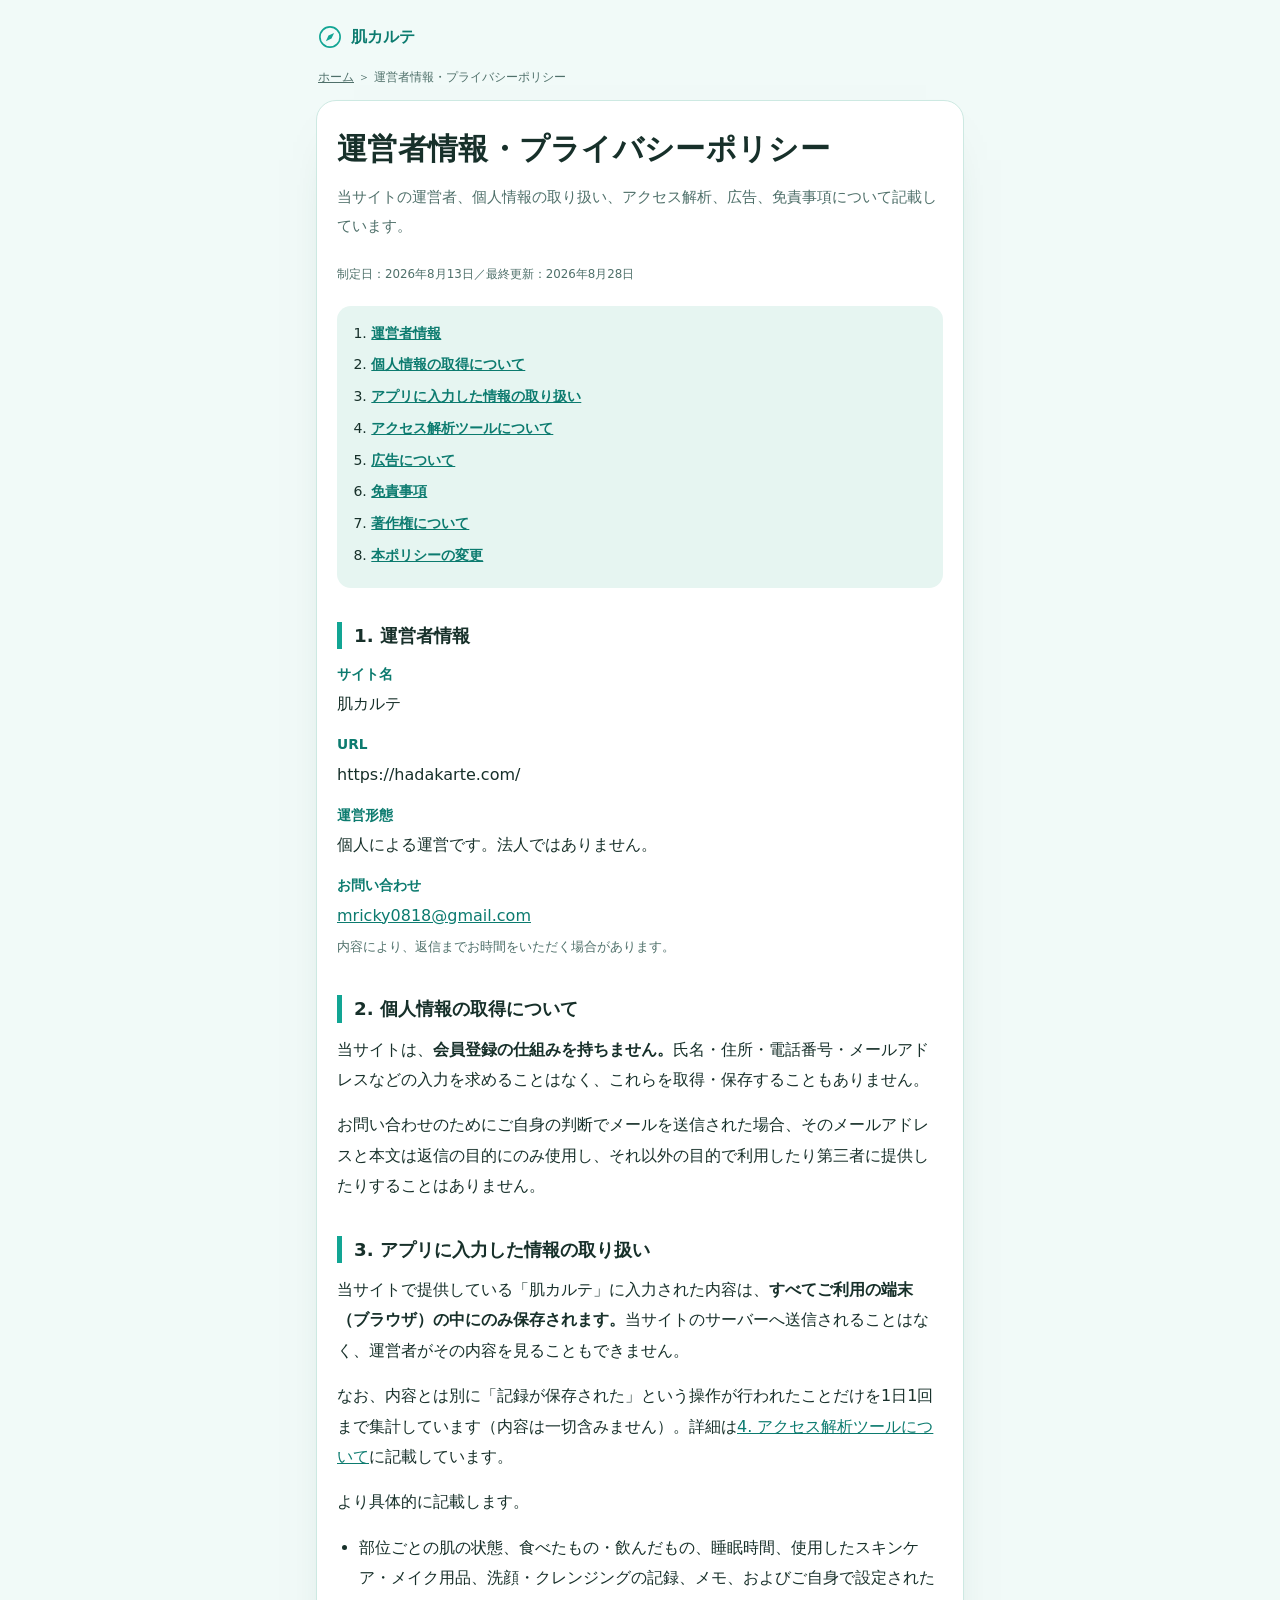
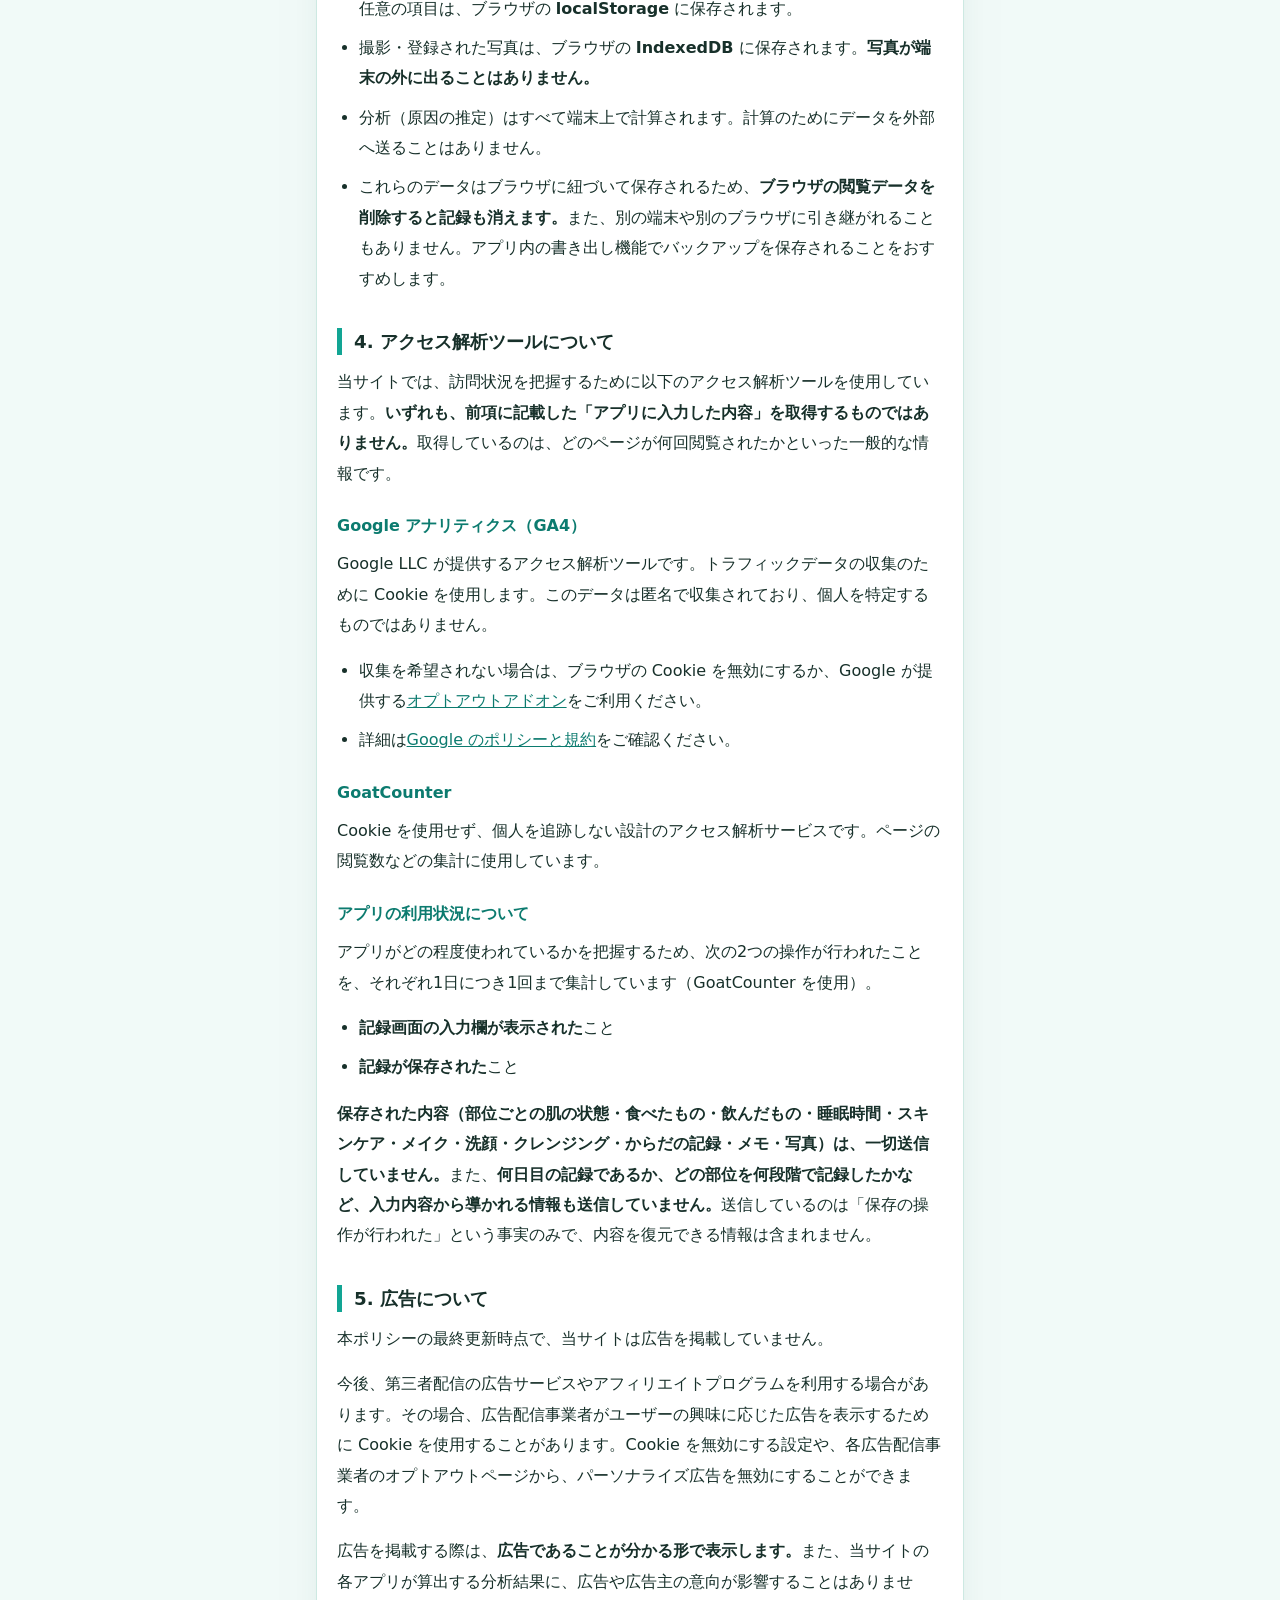
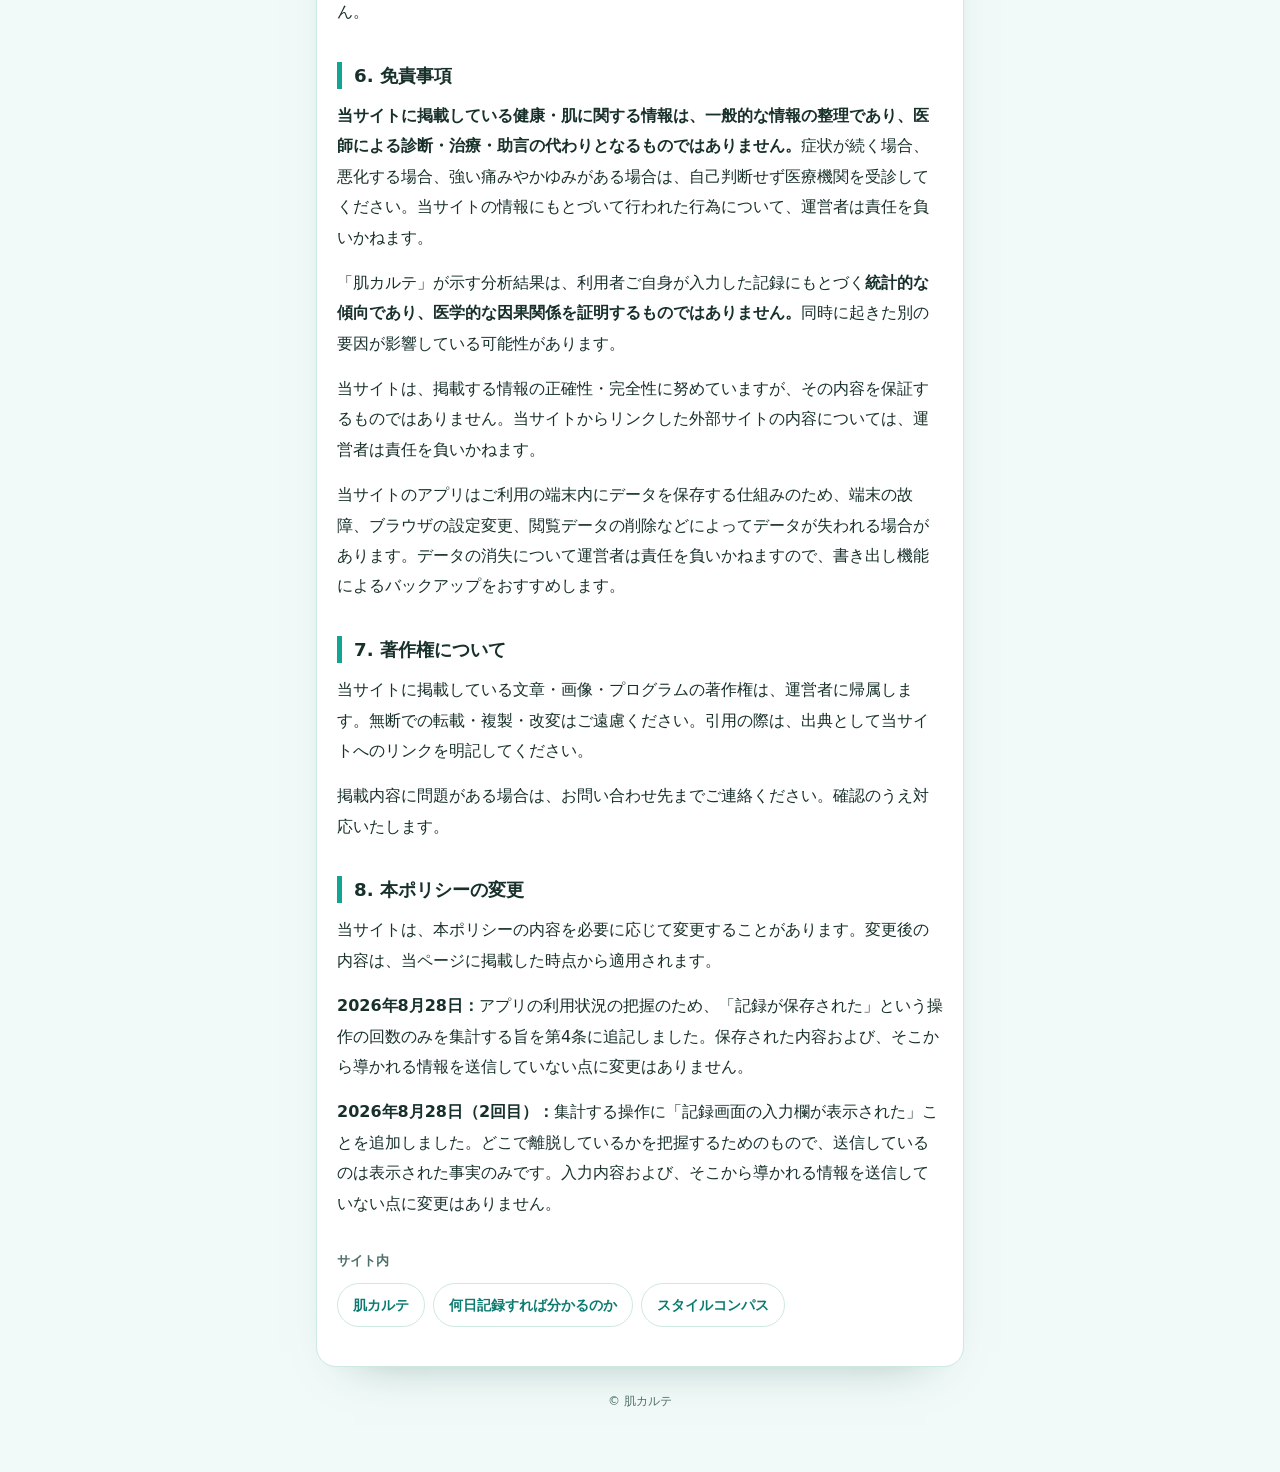
<file: about/index.html>
<!DOCTYPE html>
<html lang="ja">
<head>
<meta charset="UTF-8" />
<meta name="viewport" content="width=device-width, initial-scale=1.0, viewport-fit=cover" />
<title>運営者情報・プライバシーポリシー</title>
<meta name="description" content="当サイトの運営者情報、個人情報の取り扱い、アクセス解析ツールの使用、広告について、免責事項を記載しています。" />
<link rel="canonical" href="https://hadakarte.com/about/" />
<meta name="robots" content="index, follow" />
<meta name="theme-color" content="#12A594" />
<link rel="icon" href="../icon.svg" type="image/svg+xml" />
<link rel="stylesheet" href="../article.css" />
<meta property="og:type" content="website" />
<meta property="og:title" content="運営者情報・プライバシーポリシー" />
<meta property="og:url" content="https://hadakarte.com/about/" />
<meta property="og:locale" content="ja_JP" />
<script>
  /* 計測から外すもの。母数が小さいうちは、自分の確認アクセスが混ざるだけで数字が読めなくなる。
     ① 自動操作のブラウザ（検証用・JSを実行するクローラー）
     ② #toggle-goatcounter を一度開いた端末（GoatCounter 公式の除外。localStorage に残る）
     ③ 本番ドメイン以外（localhost / 127.0.0.1 / file:// など、手元の確認用）
        ③を入れる前は GA4 の表示回数の約26%が localhost だった（2026-08-20 実測）。
     自分の端末を外すには https://hadakarte.com#toggle-goatcounter を開くこと（スマホ・PCそれぞれで）。*/
  var noCount = false;
  try {
    noCount = (location.hostname !== 'hadakarte.com')
           || navigator.webdriver === true
           || localStorage.getItem('skipgc') === 't';
  } catch (e) {}
  if (noCount) window.goatcounter = { no_onload: true, no_events: true };
</script>
<script async src="https://www.googletagmanager.com/gtag/js?id=G-8C3BWE4BTF"></script>
<script>
  window.dataLayer = window.dataLayer || [];
  function gtag(){dataLayer.push(arguments);}
  gtag('js', new Date());
  if (!noCount) gtag('config', 'G-8C3BWE4BTF');
</script>
<script data-goatcounter="https://stylecompass.goatcounter.com/count" async src="//gc.zgo.at/count.js"></script>
<style>
  dl{margin:0 0 16px;}
  dt{font-weight:800;font-size:.86rem;color:var(--accent-ink);margin-top:12px;}
  dd{margin:2px 0 0;padding-left:0;}
  .toc{background:var(--panel-2);border-radius:14px;padding:14px 16px;margin:0 0 26px;}
  .toc ol{margin:0;padding-left:1.3em;font-size:.88rem;}
  .toc li{margin-bottom:5px;}
  .toc a{color:var(--accent-ink);font-weight:700;}
  h2{scroll-margin-top:14px;}
</style>
</head>
<body>
<div class="wrap">
  <header class="brand">
    <svg viewBox="0 0 32 32" aria-hidden="true">
      <circle cx="16" cy="16" r="13.5" fill="none" stroke="currentColor" stroke-width="2.2"/>
      <path d="M21.5 10.5 L18 18 L10.5 21.5 L14 14 Z" fill="currentColor"/>
    </svg>
    <a href="../">肌カルテ</a>
  </header>
  <nav class="crumb"><a href="../">ホーム</a> ＞ 運営者情報・プライバシーポリシー</nav>

  <article>
    <h1>運営者情報・プライバシーポリシー</h1>
    <p class="lede">当サイトの運営者、個人情報の取り扱い、アクセス解析、広告、免責事項について記載しています。</p>
    <p class="updated">制定日：2026年8月13日／最終更新：2026年8月28日</p>

    <div class="toc">
      <ol>
        <li><a href="#about">運営者情報</a></li>
        <li><a href="#collect">個人情報の取得について</a></li>
        <li><a href="#local">アプリに入力した情報の取り扱い</a></li>
        <li><a href="#analytics">アクセス解析ツールについて</a></li>
        <li><a href="#ads">広告について</a></li>
        <li><a href="#disclaimer">免責事項</a></li>
        <li><a href="#copyright">著作権について</a></li>
        <li><a href="#change">本ポリシーの変更</a></li>
      </ol>
    </div>

    <h2 id="about">1. 運営者情報</h2>
    <dl>
      <dt>サイト名</dt>
      <dd>肌カルテ</dd>
      <dt>URL</dt>
      <dd>https://hadakarte.com/</dd>
      <dt>運営形態</dt>
      <dd>個人による運営です。法人ではありません。</dd>
      <dt>お問い合わせ</dt>
      <dd><span id="mail">（メールアドレスの表示にはJavaScriptが必要です）</span><br>
        <span style="font-size:.84rem;color:var(--muted)">内容により、返信までお時間をいただく場合があります。</span></dd>
    </dl>

    <h2 id="collect">2. 個人情報の取得について</h2>
    <p>当サイトは、<strong>会員登録の仕組みを持ちません。</strong>氏名・住所・電話番号・メールアドレスなどの入力を求めることはなく、これらを取得・保存することもありません。</p>
    <p>お問い合わせのためにご自身の判断でメールを送信された場合、そのメールアドレスと本文は返信の目的にのみ使用し、それ以外の目的で利用したり第三者に提供したりすることはありません。</p>

    <h2 id="local">3. アプリに入力した情報の取り扱い</h2>
    <p>当サイトで提供している「肌カルテ」に入力された内容は、<strong>すべてご利用の端末（ブラウザ）の中にのみ保存されます。</strong>当サイトのサーバーへ送信されることはなく、運営者がその内容を見ることもできません。</p>
    <p>なお、内容とは別に「記録が保存された」という操作が行われたことだけを1日1回まで集計しています（内容は一切含みません）。詳細は<a href="#analytics">4. アクセス解析ツールについて</a>に記載しています。</p>
    <p>より具体的に記載します。</p>
    <ul>
      <li>部位ごとの肌の状態、食べたもの・飲んだもの、睡眠時間、使用したスキンケア・メイク用品、洗顔・クレンジングの記録、メモ、およびご自身で設定された任意の項目は、ブラウザの <b>localStorage</b> に保存されます。</li>
      <li>撮影・登録された写真は、ブラウザの <b>IndexedDB</b> に保存されます。<strong>写真が端末の外に出ることはありません。</strong></li>
      <li>分析（原因の推定）はすべて端末上で計算されます。計算のためにデータを外部へ送ることはありません。</li>
      <li>これらのデータはブラウザに紐づいて保存されるため、<strong>ブラウザの閲覧データを削除すると記録も消えます。</strong>また、別の端末や別のブラウザに引き継がれることもありません。アプリ内の書き出し機能でバックアップを保存されることをおすすめします。</li>
    </ul>

    <h2 id="analytics">4. アクセス解析ツールについて</h2>
    <p>当サイトでは、訪問状況を把握するために以下のアクセス解析ツールを使用しています。<strong>いずれも、前項に記載した「アプリに入力した内容」を取得するものではありません。</strong>取得しているのは、どのページが何回閲覧されたかといった一般的な情報です。</p>

    <h3>Google アナリティクス（GA4）</h3>
    <p>Google LLC が提供するアクセス解析ツールです。トラフィックデータの収集のために Cookie を使用します。このデータは匿名で収集されており、個人を特定するものではありません。</p>
    <ul>
      <li>収集を希望されない場合は、ブラウザの Cookie を無効にするか、Google が提供する<a href="https://tools.google.com/dlpage/gaoptout" target="_blank" rel="noopener nofollow">オプトアウトアドオン</a>をご利用ください。</li>
      <li>詳細は<a href="https://policies.google.com/technologies/partner-sites" target="_blank" rel="noopener nofollow">Google のポリシーと規約</a>をご確認ください。</li>
    </ul>

    <h3>GoatCounter</h3>
    <p>Cookie を使用せず、個人を追跡しない設計のアクセス解析サービスです。ページの閲覧数などの集計に使用しています。</p>

    <h3>アプリの利用状況について</h3>
    <p>アプリがどの程度使われているかを把握するため、次の2つの操作が行われたことを、それぞれ1日につき1回まで集計しています（GoatCounter を使用）。</p>
    <ul>
      <li><b>記録画面の入力欄が表示された</b>こと</li>
      <li><b>記録が保存された</b>こと</li>
    </ul>
    <p><strong>保存された内容（部位ごとの肌の状態・食べたもの・飲んだもの・睡眠時間・スキンケア・メイク・洗顔・クレンジング・からだの記録・メモ・写真）は、一切送信していません。</strong>また、<strong>何日目の記録であるか、どの部位を何段階で記録したかなど、入力内容から導かれる情報も送信していません。</strong>送信しているのは「保存の操作が行われた」という事実のみで、内容を復元できる情報は含まれません。</p>

    <h2 id="ads">5. 広告について</h2>
    <p>本ポリシーの最終更新時点で、当サイトは広告を掲載していません。</p>
    <p>今後、第三者配信の広告サービスやアフィリエイトプログラムを利用する場合があります。その場合、広告配信事業者がユーザーの興味に応じた広告を表示するために Cookie を使用することがあります。Cookie を無効にする設定や、各広告配信事業者のオプトアウトページから、パーソナライズ広告を無効にすることができます。</p>
    <p>広告を掲載する際は、<strong>広告であることが分かる形で表示します。</strong>また、当サイトの各アプリが算出する分析結果に、広告や広告主の意向が影響することはありません。</p>

    <h2 id="disclaimer">6. 免責事項</h2>
    <p><strong>当サイトに掲載している健康・肌に関する情報は、一般的な情報の整理であり、医師による診断・治療・助言の代わりとなるものではありません。</strong>症状が続く場合、悪化する場合、強い痛みやかゆみがある場合は、自己判断せず医療機関を受診してください。当サイトの情報にもとづいて行われた行為について、運営者は責任を負いかねます。</p>
    <p>「肌カルテ」が示す分析結果は、利用者ご自身が入力した記録にもとづく<strong>統計的な傾向であり、医学的な因果関係を証明するものではありません。</strong>同時に起きた別の要因が影響している可能性があります。</p>
    <p>当サイトは、掲載する情報の正確性・完全性に努めていますが、その内容を保証するものではありません。当サイトからリンクした外部サイトの内容については、運営者は責任を負いかねます。</p>
    <p>当サイトのアプリはご利用の端末内にデータを保存する仕組みのため、端末の故障、ブラウザの設定変更、閲覧データの削除などによってデータが失われる場合があります。データの消失について運営者は責任を負いかねますので、書き出し機能によるバックアップをおすすめします。</p>

    <h2 id="copyright">7. 著作権について</h2>
    <p>当サイトに掲載している文章・画像・プログラムの著作権は、運営者に帰属します。無断での転載・複製・改変はご遠慮ください。引用の際は、出典として当サイトへのリンクを明記してください。</p>
    <p>掲載内容に問題がある場合は、お問い合わせ先までご連絡ください。確認のうえ対応いたします。</p>

    <h2 id="change">8. 本ポリシーの変更</h2>
    <p>当サイトは、本ポリシーの内容を必要に応じて変更することがあります。変更後の内容は、当ページに掲載した時点から適用されます。</p>
    <p class="sub"><b>2026年8月28日：</b>アプリの利用状況の把握のため、「記録が保存された」という操作の回数のみを集計する旨を第4条に追記しました。保存された内容および、そこから導かれる情報を送信していない点に変更はありません。</p>
    <p class="sub"><b>2026年8月28日（2回目）：</b>集計する操作に「記録画面の入力欄が表示された」ことを追加しました。どこで離脱しているかを把握するためのもので、送信しているのは表示された事実のみです。入力内容および、そこから導かれる情報を送信していない点に変更はありません。</p>

    <div class="more" style="margin-top:30px">
      <p class="t">サイト内</p>
      <ul>
        <li><a href="../">肌カルテ</a></li>
        <li><a href="../nannichi/">何日記録すれば分かるのか</a></li>
        <li><a href="https://mricky0818-maker.github.io/fashion-app/shindan/">スタイルコンパス</a></li>
      </ul>
    </div>
  </article>

  <p class="site-foot">© 肌カルテ</p>
</div>

<script>
(function(){
  // メールアドレスは収集ロボット対策のため組み立てて表示します
  var u = 'mricky0818', d = 'gmail', t = 'com';
  var el = document.getElementById('mail');
  if (!el) return;
  el.textContent = '';
  var a = document.createElement('a');
  a.href = 'mailto:' + u + '@' + d + '.' + t;
  a.textContent = u + '@' + d + '.' + t;
  el.appendChild(a);
})();
</script>
</body>
</html>
</file>
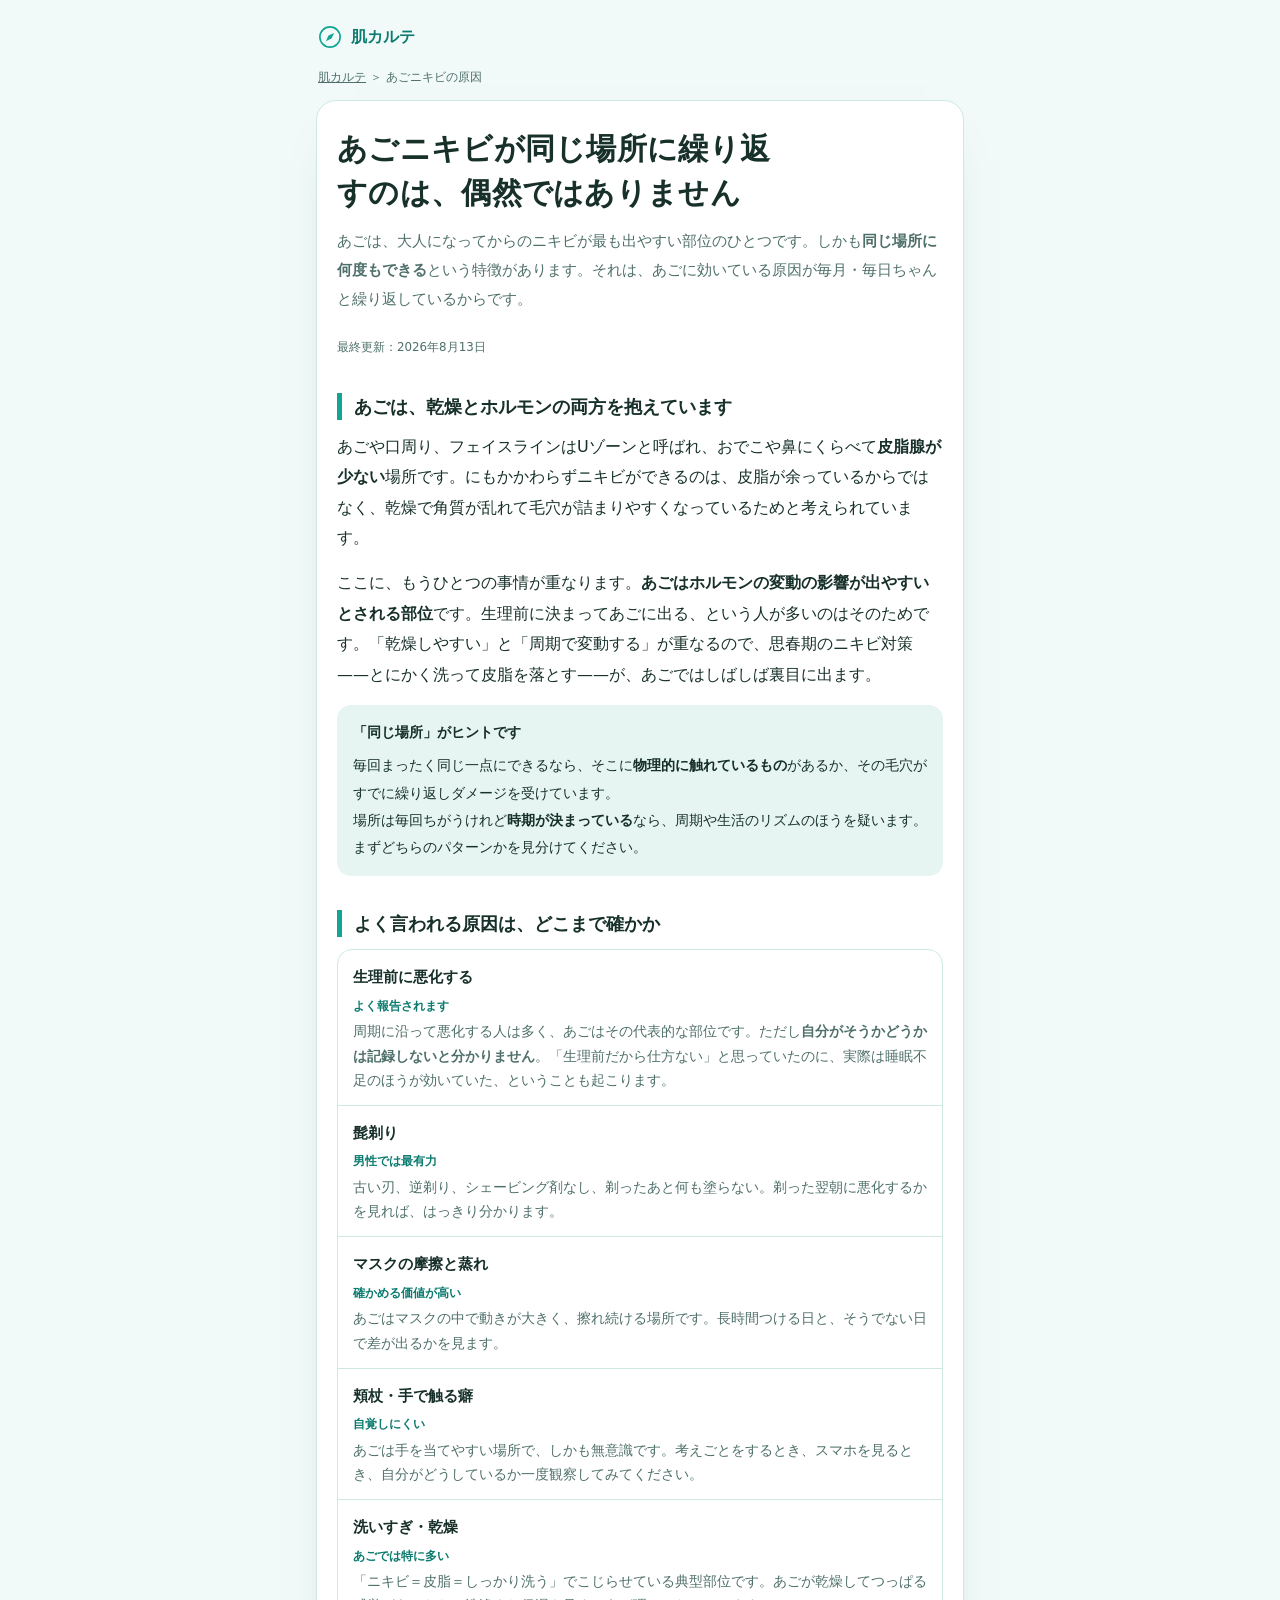
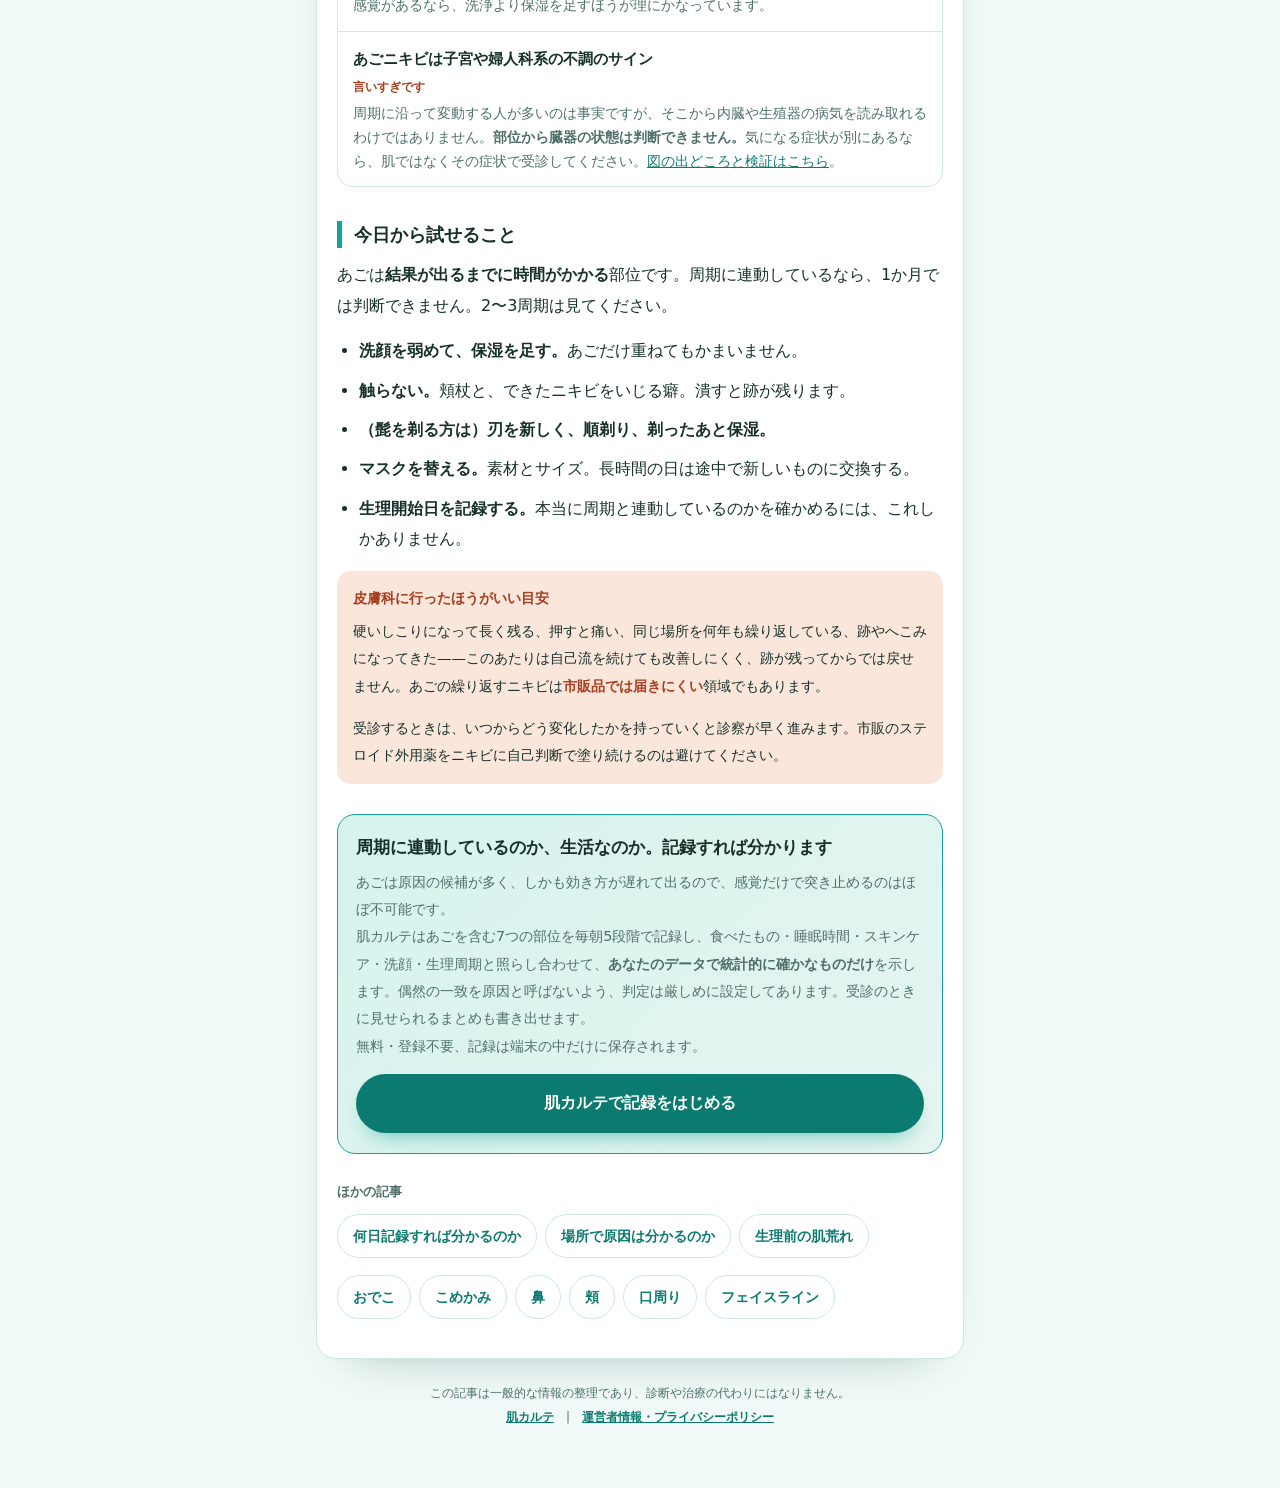
<file: ago/index.html>
<!DOCTYPE html>
<html lang="ja">
<head>
<meta charset="UTF-8" />
<meta name="viewport" content="width=device-width, initial-scale=1.0, viewport-fit=cover" />
<title>あごニキビが繰り返す原因｜同じ場所に何度もできる人へ</title>
<meta name="description" content="あごは大人ニキビが最も出やすい部位で、しかも同じ場所を繰り返しがち。生理周期、髭剃り、マスク、頬杖、乾燥。どれが自分に効いているのかを切り分ける方法を整理しました。" />
<meta name="keywords" content="あご ニキビ,顎 ニキビ,繰り返す,治らない,原因,生理前,大人ニキビ,しこり" />
<link rel="canonical" href="https://hadakarte.com/ago/" />
<meta name="robots" content="index, follow" />
<meta name="theme-color" content="#12A594" />
<link rel="icon" href="../icon.svg" type="image/svg+xml" />
<link rel="stylesheet" href="../article.css" />
<meta property="og:type" content="article" />
<meta property="og:site_name" content="肌カルテ" />
<meta property="og:title" content="あごニキビが繰り返す原因｜同じ場所に何度もできる人へ" />
<meta property="og:description" content="あごは大人ニキビが最も出やすく、同じ場所を繰り返しがちな部位です。何が効いているのかを切り分ける方法を整理しました。" />
<meta property="og:url" content="https://hadakarte.com/ago/" />
<meta property="og:image" content="https://hadakarte.com/og.png" />
<meta property="og:locale" content="ja_JP" />
<meta name="twitter:card" content="summary_large_image" />
<meta name="twitter:image" content="https://hadakarte.com/og.png" />
<script type="application/ld+json">
{"@context":"https://schema.org","@type":"BreadcrumbList","itemListElement":[
{"@type":"ListItem","position":1,"name":"肌カルテ","item":"https://hadakarte.com/"},
{"@type":"ListItem","position":2,"name":"あごニキビの原因","item":"https://hadakarte.com/ago/"}]}
</script>
<script type="application/ld+json">
{"@context":"https://schema.org","@type":"Article",
"headline":"あごニキビが繰り返す原因｜同じ場所に何度もできる人へ",
"description":"あごは大人ニキビが最も出やすい部位で、しかも同じ場所を繰り返しがち。生理周期、髭剃り、マスク、頬杖、乾燥。どれが自分に効いているのかを切り分ける方法を整理しました。",
"inLanguage":"ja",
"image":"https://hadakarte.com/og.png",
"datePublished":"2026-08-13","dateModified":"2026-08-19",
"author":{"@type":"Organization","name":"肌カルテ","url":"https://hadakarte.com/"},
"publisher":{"@type":"Organization","name":"肌カルテ","url":"https://hadakarte.com/","logo":{"@type":"ImageObject","url":"https://hadakarte.com/icon-512.png"}},
"mainEntityOfPage":{"@type":"WebPage","@id":"https://hadakarte.com/ago/"}}
</script>
<script>
  /* 計測から外すもの。母数が小さいうちは、自分の確認アクセスが混ざるだけで数字が読めなくなる。
     ① 自動操作のブラウザ（検証用・JSを実行するクローラー）
     ② #toggle-goatcounter を一度開いた端末（GoatCounter 公式の除外。localStorage に残る）
     ③ 本番ドメイン以外（localhost / 127.0.0.1 / file:// など、手元の確認用）
        ③を入れる前は GA4 の表示回数の約26%が localhost だった（2026-08-20 実測）。
     自分の端末を外すには https://hadakarte.com#toggle-goatcounter を開くこと（スマホ・PCそれぞれで）。*/
  var noCount = false;
  try {
    noCount = (location.hostname !== 'hadakarte.com')
           || navigator.webdriver === true
           || localStorage.getItem('skipgc') === 't';
  } catch (e) {}
  if (noCount) window.goatcounter = { no_onload: true, no_events: true };
</script>
<script async src="https://www.googletagmanager.com/gtag/js?id=G-8C3BWE4BTF"></script>
<script>
  window.dataLayer = window.dataLayer || [];
  function gtag(){dataLayer.push(arguments);}
  gtag('js', new Date());
  if (!noCount) gtag('config', 'G-8C3BWE4BTF');
</script>
<script data-goatcounter="https://stylecompass.goatcounter.com/count" async src="//gc.zgo.at/count.js"></script>
</head>
<body>
<div class="wrap">
  <header class="brand">
    <svg viewBox="0 0 32 32" aria-hidden="true">
      <circle cx="16" cy="16" r="13.5" fill="none" stroke="currentColor" stroke-width="2.2"/>
      <path d="M21.5 10.5 L18 18 L10.5 21.5 L14 14 Z" fill="currentColor"/>
    </svg>
    <a href="../">肌カルテ</a>
  </header>
  <nav class="crumb"><a href="../">肌カルテ</a> ＞ あごニキビの原因</nav>

  <article>
    <h1>あごニキビが同じ場所に繰り返すのは、偶然ではありません</h1>
    <p class="lede">あごは、大人になってからのニキビが最も出やすい部位のひとつです。しかも<b>同じ場所に何度もできる</b>という特徴があります。それは、あごに効いている原因が毎月・毎日ちゃんと繰り返しているからです。</p>
    <p class="updated">最終更新：2026年8月13日</p>

    <h2>あごは、乾燥とホルモンの両方を抱えています</h2>
    <p>あごや口周り、フェイスラインはUゾーンと呼ばれ、おでこや鼻にくらべて<strong>皮脂腺が少ない</strong>場所です。にもかかわらずニキビができるのは、皮脂が余っているからではなく、乾燥で角質が乱れて毛穴が詰まりやすくなっているためと考えられています。</p>
    <p>ここに、もうひとつの事情が重なります。<strong>あごはホルモンの変動の影響が出やすいとされる部位</strong>です。生理前に決まってあごに出る、という人が多いのはそのためです。「乾燥しやすい」と「周期で変動する」が重なるので、思春期のニキビ対策——とにかく洗って皮脂を落とす——が、あごではしばしば裏目に出ます。</p>

    <div class="note">
      <p class="t">「同じ場所」がヒントです</p>
      <p>毎回まったく同じ一点にできるなら、そこに<b>物理的に触れているもの</b>があるか、その毛穴がすでに繰り返しダメージを受けています。<br>
      場所は毎回ちがうけれど<b>時期が決まっている</b>なら、周期や生活のリズムのほうを疑います。まずどちらのパターンかを見分けてください。</p>
    </div>

    <h2>よく言われる原因は、どこまで確かか</h2>
    <div class="truth">
      <div class="row">
        <span class="claim">生理前に悪化する</span>
        <span class="verdict v-yes">よく報告されます</span>
        <span class="why">周期に沿って悪化する人は多く、あごはその代表的な部位です。ただし<b>自分がそうかどうかは記録しないと分かりません</b>。「生理前だから仕方ない」と思っていたのに、実際は睡眠不足のほうが効いていた、ということも起こります。</span>
      </div>
      <div class="row">
        <span class="claim">髭剃り</span>
        <span class="verdict v-yes">男性では最有力</span>
        <span class="why">古い刃、逆剃り、シェービング剤なし、剃ったあと何も塗らない。剃った翌朝に悪化するかを見れば、はっきり分かります。</span>
      </div>
      <div class="row">
        <span class="claim">マスクの摩擦と蒸れ</span>
        <span class="verdict v-yes">確かめる価値が高い</span>
        <span class="why">あごはマスクの中で動きが大きく、擦れ続ける場所です。長時間つける日と、そうでない日で差が出るかを見ます。</span>
      </div>
      <div class="row">
        <span class="claim">頬杖・手で触る癖</span>
        <span class="verdict v-yes">自覚しにくい</span>
        <span class="why">あごは手を当てやすい場所で、しかも無意識です。考えごとをするとき、スマホを見るとき、自分がどうしているか一度観察してみてください。</span>
      </div>
      <div class="row">
        <span class="claim">洗いすぎ・乾燥</span>
        <span class="verdict v-yes">あごでは特に多い</span>
        <span class="why">「ニキビ＝皮脂＝しっかり洗う」でこじらせている典型部位です。あごが乾燥してつっぱる感覚があるなら、洗浄より保湿を足すほうが理にかなっています。</span>
      </div>
      <div class="row">
        <span class="claim">あごニキビは子宮や婦人科系の不調のサイン</span>
        <span class="verdict v-no">言いすぎです</span>
        <span class="why">周期に沿って変動する人が多いのは事実ですが、そこから内臓や生殖器の病気を読み取れるわけではありません。<b>部位から臓器の状態は判断できません。</b>気になる症状が別にあるなら、肌ではなくその症状で受診してください。<a href="../basho/">図の出どころと検証はこちら</a>。</span>
      </div>
    </div>

    <h2>今日から試せること</h2>
    <p>あごは<strong>結果が出るまでに時間がかかる</strong>部位です。周期に連動しているなら、1か月では判断できません。2〜3周期は見てください。</p>
    <ul>
      <li><strong>洗顔を弱めて、保湿を足す。</strong>あごだけ重ねてもかまいません。</li>
      <li><strong>触らない。</strong>頬杖と、できたニキビをいじる癖。潰すと跡が残ります。</li>
      <li><strong>（髭を剃る方は）刃を新しく、順剃り、剃ったあと保湿。</strong></li>
      <li><strong>マスクを替える。</strong>素材とサイズ。長時間の日は途中で新しいものに交換する。</li>
      <li><strong>生理開始日を記録する。</strong>本当に周期と連動しているのかを確かめるには、これしかありません。</li>
    </ul>

    <div class="note warn">
      <p class="t"><b>皮膚科に行ったほうがいい目安</b></p>
      <p>硬いしこりになって長く残る、押すと痛い、同じ場所を何年も繰り返している、跡やへこみになってきた——このあたりは自己流を続けても改善しにくく、跡が残ってからでは戻せません。あごの繰り返すニキビは<b>市販品では届きにくい</b>領域でもあります。</p>
      <p>受診するときは、いつからどう変化したかを持っていくと診察が早く進みます。市販のステロイド外用薬をニキビに自己判断で塗り続けるのは避けてください。</p>
    </div>

    <div class="cta">
      <h2>周期に連動しているのか、生活なのか。記録すれば分かります</h2>
      <p>あごは原因の候補が多く、しかも効き方が遅れて出るので、感覚だけで突き止めるのはほぼ不可能です。<br>
      肌カルテはあごを含む7つの部位を毎朝5段階で記録し、食べたもの・睡眠時間・スキンケア・洗顔・生理周期と照らし合わせて、<b>あなたのデータで統計的に確かなものだけ</b>を示します。偶然の一致を原因と呼ばないよう、判定は厳しめに設定してあります。受診のときに見せられるまとめも書き出せます。<br>
      無料・登録不要、記録は端末の中だけに保存されます。</p>
      <a class="btn" href="../">肌カルテで記録をはじめる</a>
    </div>

    <div class="more">
      <p class="t">ほかの記事</p>
      <ul>
        <li><a href="../nannichi/">何日記録すれば分かるのか</a></li>
        <li><a href="../basho/">場所で原因は分かるのか</a></li>
        <li><a href="../seiri/">生理前の肌荒れ</a></li>
        <li><a href="../odeko/">おでこ</a></li>
        <li><a href="../komekami/">こめかみ</a></li>
        <li><a href="../hana/">鼻</a></li>
        <li><a href="../hoho/">頬</a></li>
        <li><a href="../kuchimoto/">口周り</a></li>
        <li><a href="../faceline/">フェイスライン</a></li>
      </ul>
    </div>
  </article>

  <p class="site-foot">
    この記事は一般的な情報の整理であり、診断や治療の代わりにはなりません。<br>
    <a href="../">肌カルテ</a>　|　<a href="/about/">運営者情報・プライバシーポリシー</a>
  </p>
</div>
</body>
</html>
</file>
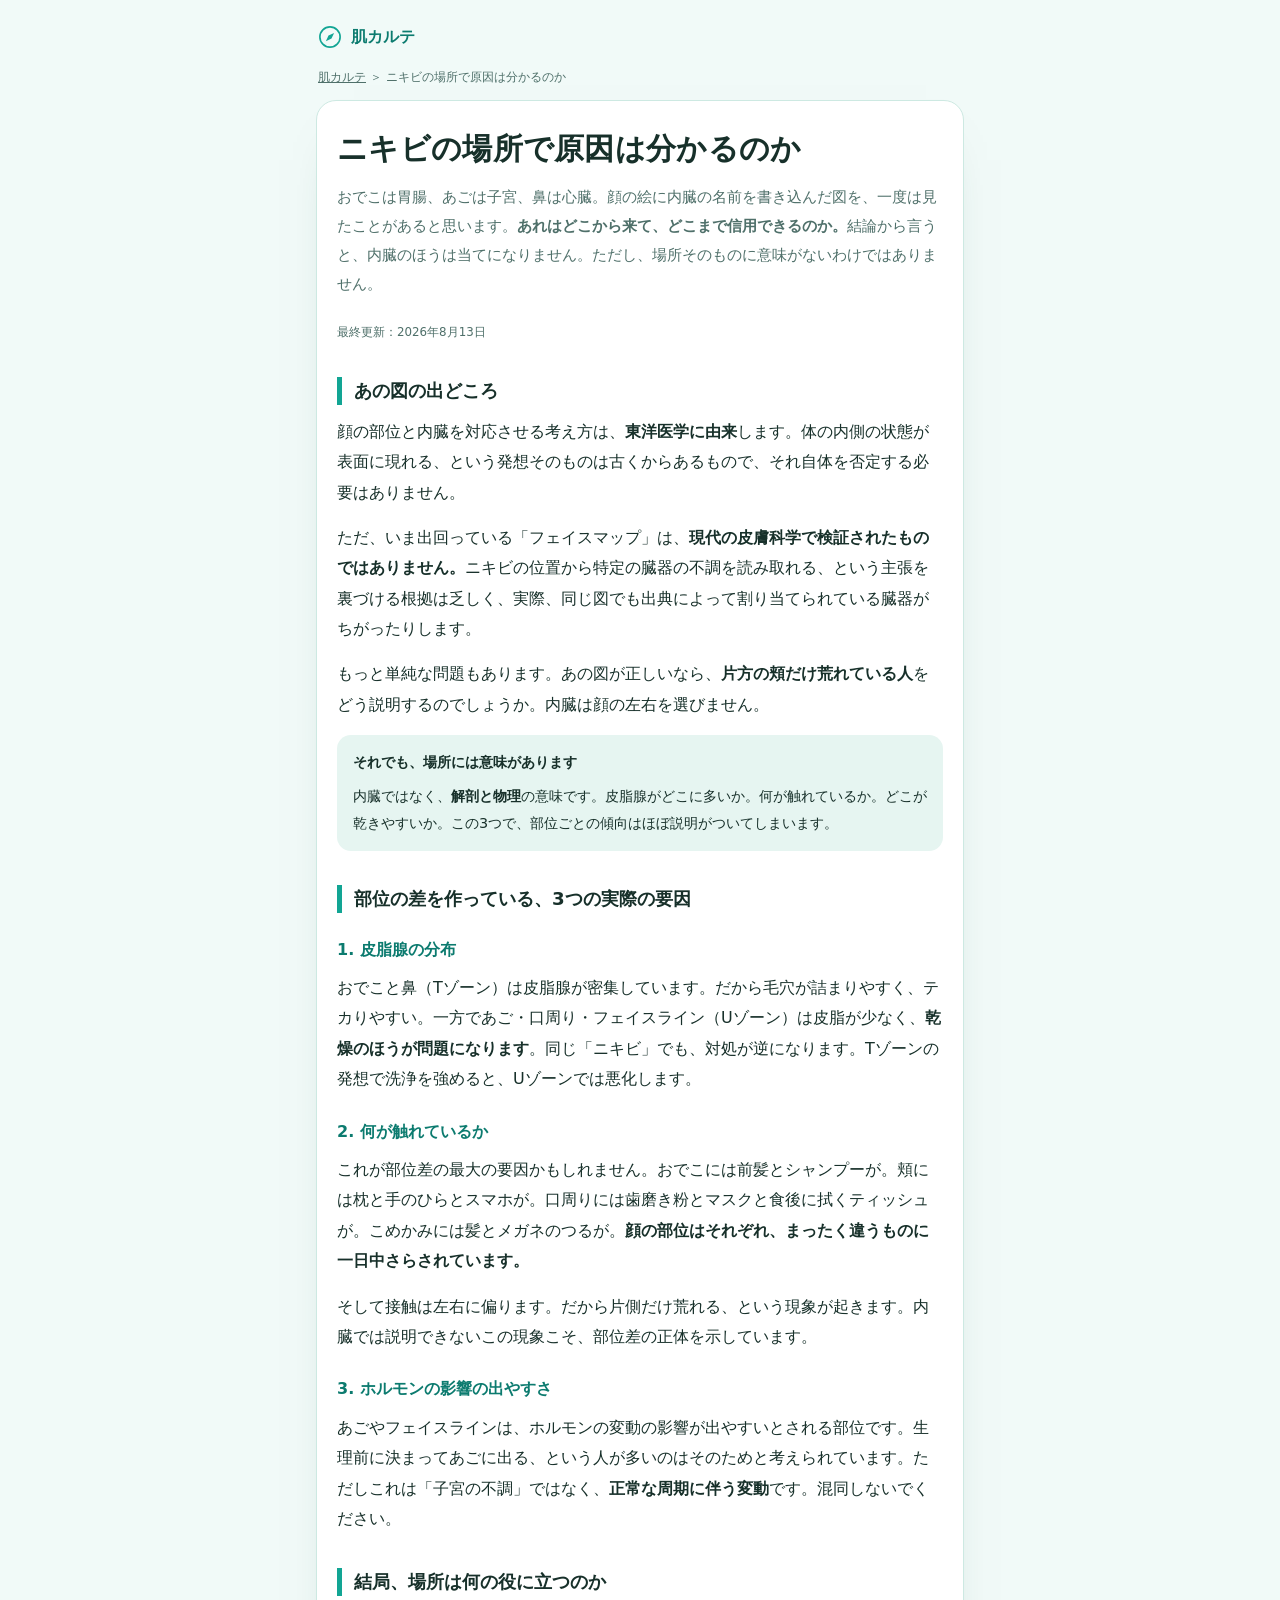
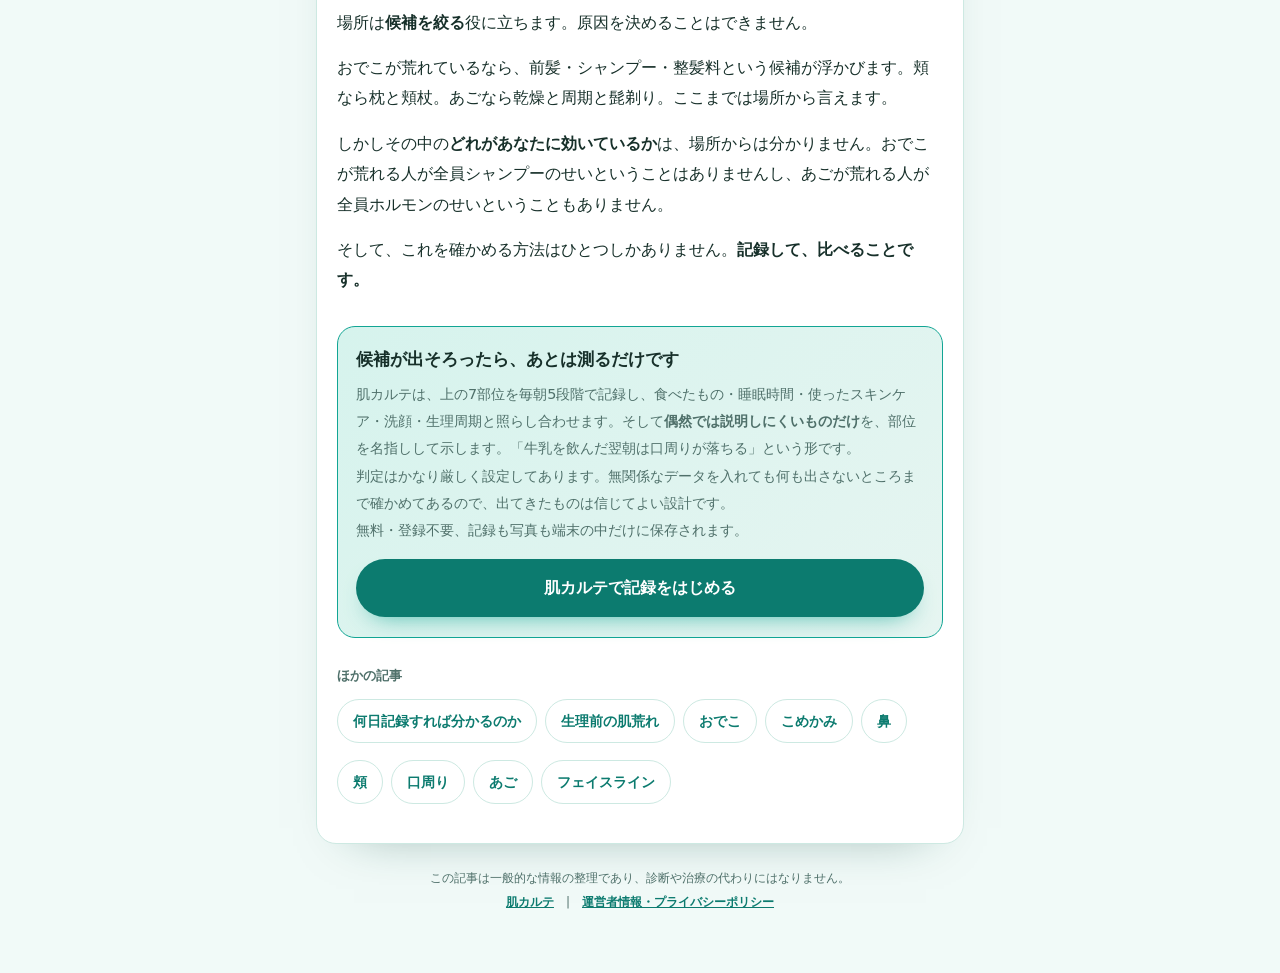
<file: basho/index.html>
<!DOCTYPE html>
<html lang="ja">
<head>
<meta charset="UTF-8" />
<meta name="viewport" content="width=device-width, initial-scale=1.0, viewport-fit=cover" />
<title>ニキビの場所で原因は分かるのか｜「フェイスマップ」を検証する</title>
<meta name="description" content="おでこは胃腸、あごは子宮、鼻は心臓——顔の部位と内臓を対応させる図の出どころと、それがどこまで信用できるかを整理しました。場所に意味がないわけではありませんが、意味があるのは内臓ではなく別のものです。" />
<meta name="keywords" content="ニキビ 場所,ニキビ 位置 意味,フェイスマップ,顔 ニキビ 原因,部位別,内臓" />
<link rel="canonical" href="https://hadakarte.com/basho/" />
<meta name="robots" content="index, follow" />
<meta name="theme-color" content="#12A594" />
<link rel="icon" href="../icon.svg" type="image/svg+xml" />
<link rel="stylesheet" href="../article.css" />
<meta property="og:type" content="article" />
<meta property="og:site_name" content="肌カルテ" />
<meta property="og:title" content="ニキビの場所で原因は分かるのか｜「フェイスマップ」を検証する" />
<meta property="og:description" content="顔の部位と内臓を対応させる図の出どころと、どこまで信用できるかを整理しました。場所に意味はありますが、それは内臓ではありません。" />
<meta property="og:url" content="https://hadakarte.com/basho/" />
<meta property="og:image" content="https://hadakarte.com/og.png" />
<meta property="og:locale" content="ja_JP" />
<meta name="twitter:card" content="summary_large_image" />
<meta name="twitter:image" content="https://hadakarte.com/og.png" />
<script type="application/ld+json">
{"@context":"https://schema.org","@type":"BreadcrumbList","itemListElement":[
{"@type":"ListItem","position":1,"name":"肌カルテ","item":"https://hadakarte.com/"},
{"@type":"ListItem","position":2,"name":"ニキビの場所で原因は分かるのか","item":"https://hadakarte.com/basho/"}]}
</script>
<script type="application/ld+json">
{"@context":"https://schema.org","@type":"Article",
"headline":"ニキビの場所で原因は分かるのか｜「フェイスマップ」を検証する",
"description":"おでこは胃腸、あごは子宮、鼻は心臓——顔の部位と内臓を対応させる図の出どころと、それがどこまで信用できるかを整理しました。場所に意味がないわけではありませんが、意味があるのは内臓ではなく別のものです。",
"inLanguage":"ja",
"image":"https://hadakarte.com/og.png",
"datePublished":"2026-08-13","dateModified":"2026-08-19",
"author":{"@type":"Organization","name":"肌カルテ","url":"https://hadakarte.com/"},
"publisher":{"@type":"Organization","name":"肌カルテ","url":"https://hadakarte.com/","logo":{"@type":"ImageObject","url":"https://hadakarte.com/icon-512.png"}},
"mainEntityOfPage":{"@type":"WebPage","@id":"https://hadakarte.com/basho/"}}
</script>
<script>
  /* 計測から外すもの。母数が小さいうちは、自分の確認アクセスが混ざるだけで数字が読めなくなる。
     ① 自動操作のブラウザ（検証用・JSを実行するクローラー）
     ② #toggle-goatcounter を一度開いた端末（GoatCounter 公式の除外。localStorage に残る）
     ③ 本番ドメイン以外（localhost / 127.0.0.1 / file:// など、手元の確認用）
        ③を入れる前は GA4 の表示回数の約26%が localhost だった（2026-08-20 実測）。
     自分の端末を外すには https://hadakarte.com#toggle-goatcounter を開くこと（スマホ・PCそれぞれで）。*/
  var noCount = false;
  try {
    noCount = (location.hostname !== 'hadakarte.com')
           || navigator.webdriver === true
           || localStorage.getItem('skipgc') === 't';
  } catch (e) {}
  if (noCount) window.goatcounter = { no_onload: true, no_events: true };
</script>
<script async src="https://www.googletagmanager.com/gtag/js?id=G-8C3BWE4BTF"></script>
<script>
  window.dataLayer = window.dataLayer || [];
  function gtag(){dataLayer.push(arguments);}
  gtag('js', new Date());
  if (!noCount) gtag('config', 'G-8C3BWE4BTF');
</script>
<script data-goatcounter="https://stylecompass.goatcounter.com/count" async src="//gc.zgo.at/count.js"></script>
</head>
<body>
<div class="wrap">
  <header class="brand">
    <svg viewBox="0 0 32 32" aria-hidden="true">
      <circle cx="16" cy="16" r="13.5" fill="none" stroke="currentColor" stroke-width="2.2"/>
      <path d="M21.5 10.5 L18 18 L10.5 21.5 L14 14 Z" fill="currentColor"/>
    </svg>
    <a href="../">肌カルテ</a>
  </header>
  <nav class="crumb"><a href="../">肌カルテ</a> ＞ ニキビの場所で原因は分かるのか</nav>

  <article>
    <h1>ニキビの場所で原因は分かるのか</h1>
    <p class="lede">おでこは胃腸、あごは子宮、鼻は心臓。顔の絵に内臓の名前を書き込んだ図を、一度は見たことがあると思います。<b>あれはどこから来て、どこまで信用できるのか。</b>結論から言うと、内臓のほうは当てになりません。ただし、場所そのものに意味がないわけではありません。</p>
    <p class="updated">最終更新：2026年8月13日</p>

    <h2>あの図の出どころ</h2>
    <p>顔の部位と内臓を対応させる考え方は、<strong>東洋医学に由来</strong>します。体の内側の状態が表面に現れる、という発想そのものは古くからあるもので、それ自体を否定する必要はありません。</p>
    <p>ただ、いま出回っている「フェイスマップ」は、<strong>現代の皮膚科学で検証されたものではありません。</strong>ニキビの位置から特定の臓器の不調を読み取れる、という主張を裏づける根拠は乏しく、実際、同じ図でも出典によって割り当てられている臓器がちがったりします。</p>
    <p>もっと単純な問題もあります。あの図が正しいなら、<strong>片方の頬だけ荒れている人</strong>をどう説明するのでしょうか。内臓は顔の左右を選びません。</p>

    <div class="note">
      <p class="t">それでも、場所には意味があります</p>
      <p>内臓ではなく、<b>解剖と物理</b>の意味です。皮脂腺がどこに多いか。何が触れているか。どこが乾きやすいか。この3つで、部位ごとの傾向はほぼ説明がついてしまいます。</p>
    </div>

    <h2>部位の差を作っている、3つの実際の要因</h2>

    <h3>1. 皮脂腺の分布</h3>
    <p>おでこと鼻（Tゾーン）は皮脂腺が密集しています。だから毛穴が詰まりやすく、テカりやすい。一方であご・口周り・フェイスライン（Uゾーン）は皮脂が少なく、<strong>乾燥のほうが問題になります</strong>。同じ「ニキビ」でも、対処が逆になります。Tゾーンの発想で洗浄を強めると、Uゾーンでは悪化します。</p>

    <h3>2. 何が触れているか</h3>
    <p>これが部位差の最大の要因かもしれません。おでこには前髪とシャンプーが。頬には枕と手のひらとスマホが。口周りには歯磨き粉とマスクと食後に拭くティッシュが。こめかみには髪とメガネのつるが。<strong>顔の部位はそれぞれ、まったく違うものに一日中さらされています。</strong></p>
    <p>そして接触は左右に偏ります。だから片側だけ荒れる、という現象が起きます。内臓では説明できないこの現象こそ、部位差の正体を示しています。</p>

    <h3>3. ホルモンの影響の出やすさ</h3>
    <p>あごやフェイスラインは、ホルモンの変動の影響が出やすいとされる部位です。生理前に決まってあごに出る、という人が多いのはそのためと考えられています。ただしこれは「子宮の不調」ではなく、<strong>正常な周期に伴う変動</strong>です。混同しないでください。</p>

    <h2>結局、場所は何の役に立つのか</h2>
    <p>場所は<strong>候補を絞る</strong>役に立ちます。原因を決めることはできません。</p>
    <p>おでこが荒れているなら、前髪・シャンプー・整髪料という候補が浮かびます。頬なら枕と頬杖。あごなら乾燥と周期と髭剃り。ここまでは場所から言えます。</p>
    <p>しかしその中の<strong>どれがあなたに効いているか</strong>は、場所からは分かりません。おでこが荒れる人が全員シャンプーのせいということはありませんし、あごが荒れる人が全員ホルモンのせいということもありません。</p>
    <p>そして、これを確かめる方法はひとつしかありません。<strong>記録して、比べることです。</strong></p>

    <div class="cta">
      <h2>候補が出そろったら、あとは測るだけです</h2>
      <p>肌カルテは、上の7部位を毎朝5段階で記録し、食べたもの・睡眠時間・使ったスキンケア・洗顔・生理周期と照らし合わせます。そして<b>偶然では説明しにくいものだけ</b>を、部位を名指しして示します。「牛乳を飲んだ翌朝は口周りが落ちる」という形です。<br>
      判定はかなり厳しく設定してあります。無関係なデータを入れても何も出さないところまで確かめてあるので、出てきたものは信じてよい設計です。<br>
      無料・登録不要、記録も写真も端末の中だけに保存されます。</p>
      <a class="btn" href="../">肌カルテで記録をはじめる</a>
    </div>

    <div class="more">
      <p class="t">ほかの記事</p>
      <ul>
        <li><a href="../nannichi/">何日記録すれば分かるのか</a></li>
        <li><a href="../seiri/">生理前の肌荒れ</a></li>
        <li><a href="../odeko/">おでこ</a></li>
        <li><a href="../komekami/">こめかみ</a></li>
        <li><a href="../hana/">鼻</a></li>
        <li><a href="../hoho/">頬</a></li>
        <li><a href="../kuchimoto/">口周り</a></li>
        <li><a href="../ago/">あご</a></li>
        <li><a href="../faceline/">フェイスライン</a></li>
      </ul>
    </div>
  </article>

  <p class="site-foot">
    この記事は一般的な情報の整理であり、診断や治療の代わりにはなりません。<br>
    <a href="../">肌カルテ</a>　|　<a href="/about/">運営者情報・プライバシーポリシー</a>
  </p>
</div>
</body>
</html>
</file>
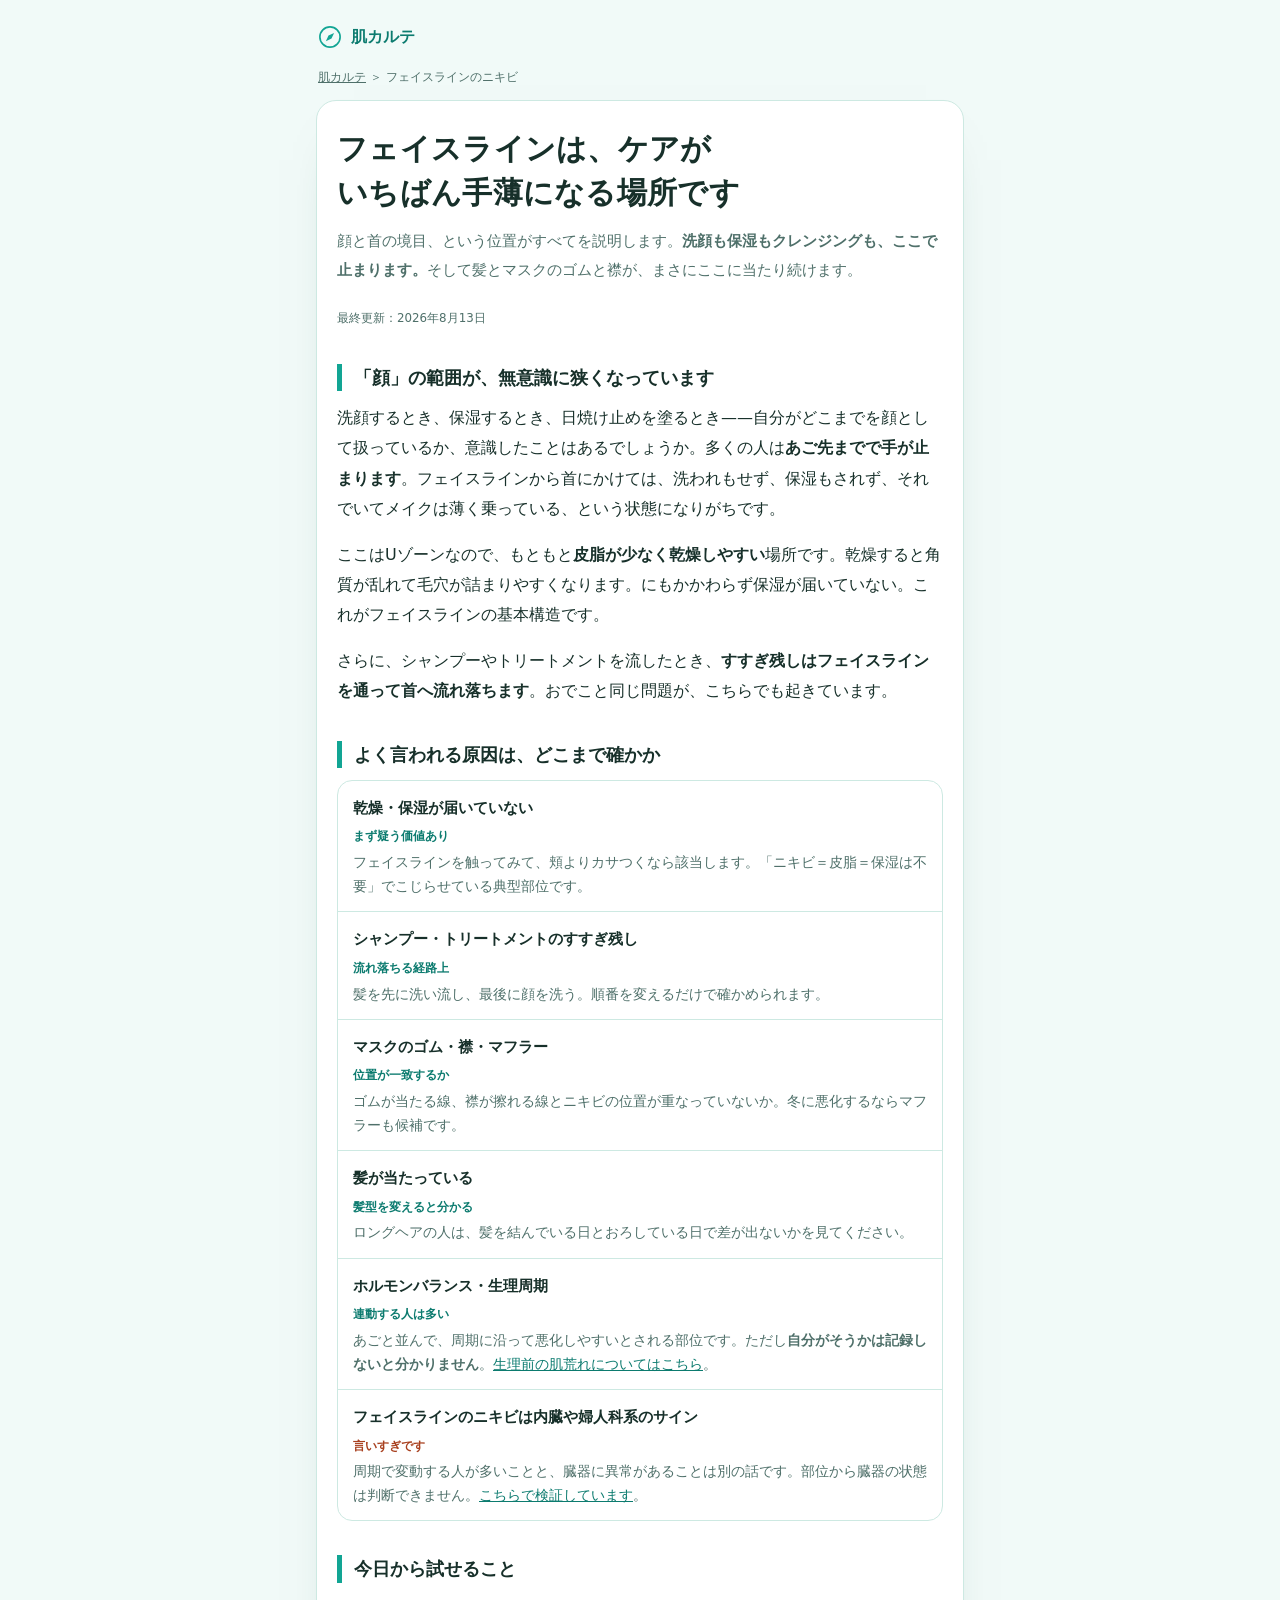
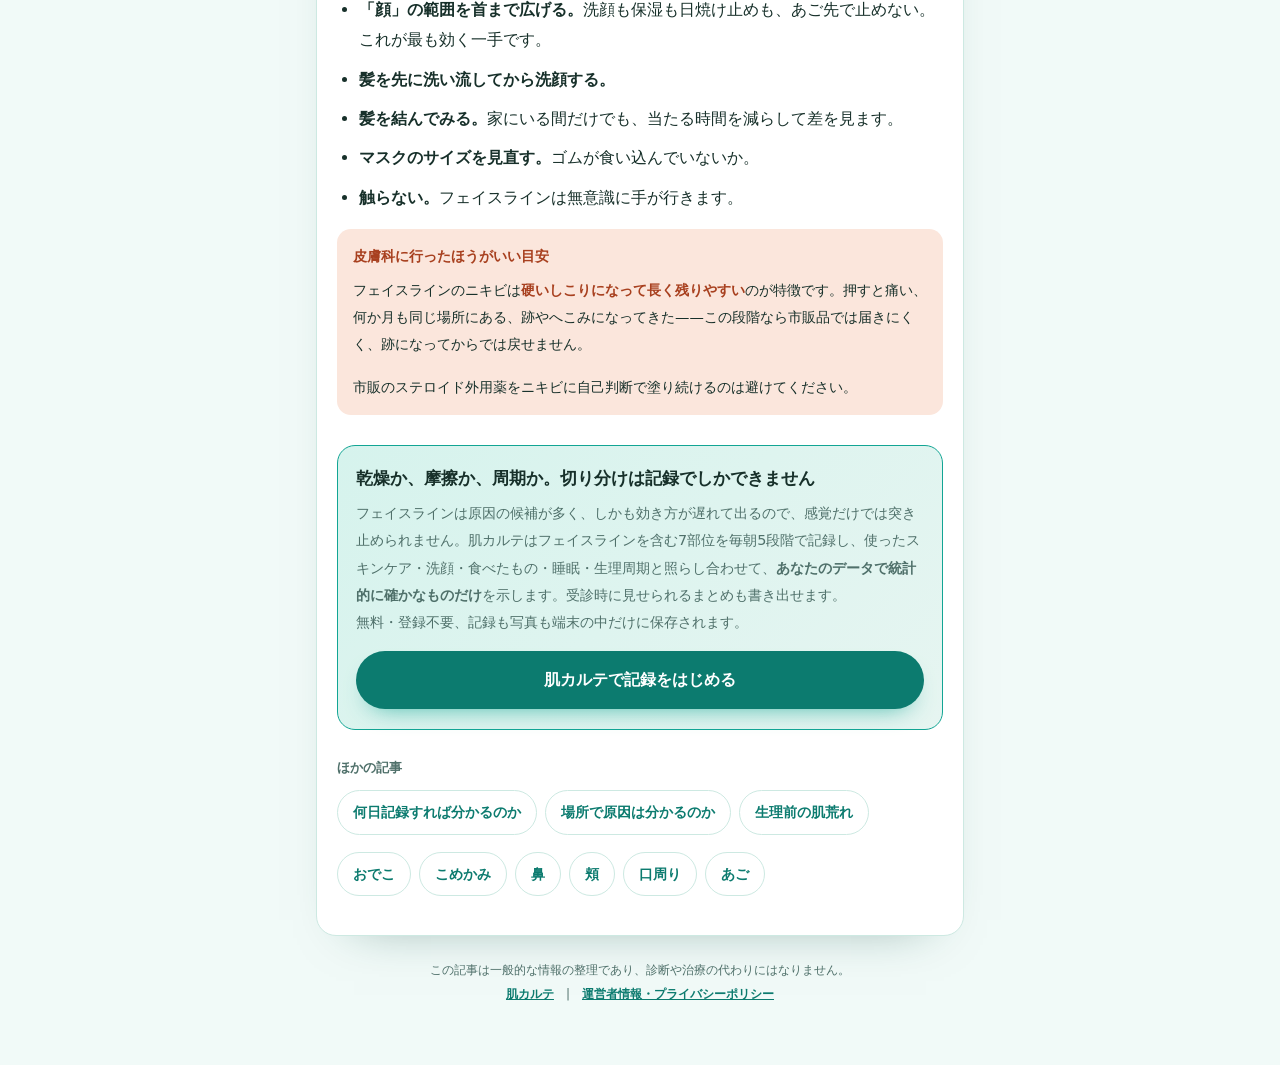
<file: faceline/index.html>
<!DOCTYPE html>
<html lang="ja">
<head>
<meta charset="UTF-8" />
<meta name="viewport" content="width=device-width, initial-scale=1.0, viewport-fit=cover" />
<title>フェイスラインのニキビの原因｜ケアがいちばん手薄になる場所</title>
<meta name="description" content="フェイスラインは大人ニキビの好発部位。顔と首の境目なので、洗顔も保湿もクレンジングも手薄になり、そこに髪・マスクのゴム・襟の摩擦が重なります。原因の切り分け方を整理しました。" />
<meta name="keywords" content="フェイスライン ニキビ,輪郭 ニキビ,大人ニキビ,原因,繰り返す,しこり,マスク" />
<link rel="canonical" href="https://hadakarte.com/faceline/" />
<meta name="robots" content="index, follow" />
<meta name="theme-color" content="#12A594" />
<link rel="icon" href="../icon.svg" type="image/svg+xml" />
<link rel="stylesheet" href="../article.css" />
<meta property="og:type" content="article" />
<meta property="og:site_name" content="肌カルテ" />
<meta property="og:title" content="フェイスラインのニキビの原因｜ケアがいちばん手薄になる場所" />
<meta property="og:description" content="顔と首の境目は、洗顔も保湿もクレンジングも手薄になります。そこに髪・マスク・襟の摩擦が重なる部位です。" />
<meta property="og:url" content="https://hadakarte.com/faceline/" />
<meta property="og:image" content="https://hadakarte.com/og.png" />
<meta property="og:locale" content="ja_JP" />
<meta name="twitter:card" content="summary_large_image" />
<meta name="twitter:image" content="https://hadakarte.com/og.png" />
<script type="application/ld+json">
{"@context":"https://schema.org","@type":"BreadcrumbList","itemListElement":[
{"@type":"ListItem","position":1,"name":"肌カルテ","item":"https://hadakarte.com/"},
{"@type":"ListItem","position":2,"name":"フェイスラインのニキビの原因","item":"https://hadakarte.com/faceline/"}]}
</script>
<script type="application/ld+json">
{"@context":"https://schema.org","@type":"Article",
"headline":"フェイスラインのニキビの原因｜ケアがいちばん手薄になる場所",
"description":"フェイスラインは大人ニキビの好発部位。顔と首の境目なので、洗顔も保湿もクレンジングも手薄になり、そこに髪・マスクのゴム・襟の摩擦が重なります。原因の切り分け方を整理しました。",
"inLanguage":"ja",
"image":"https://hadakarte.com/og.png",
"datePublished":"2026-08-13","dateModified":"2026-08-19",
"author":{"@type":"Organization","name":"肌カルテ","url":"https://hadakarte.com/"},
"publisher":{"@type":"Organization","name":"肌カルテ","url":"https://hadakarte.com/","logo":{"@type":"ImageObject","url":"https://hadakarte.com/icon-512.png"}},
"mainEntityOfPage":{"@type":"WebPage","@id":"https://hadakarte.com/faceline/"}}
</script>
<script>
  /* 計測から外すもの。母数が小さいうちは、自分の確認アクセスが混ざるだけで数字が読めなくなる。
     ① 自動操作のブラウザ（検証用・JSを実行するクローラー）
     ② #toggle-goatcounter を一度開いた端末（GoatCounter 公式の除外。localStorage に残る）
     ③ 本番ドメイン以外（localhost / 127.0.0.1 / file:// など、手元の確認用）
        ③を入れる前は GA4 の表示回数の約26%が localhost だった（2026-08-20 実測）。
     自分の端末を外すには https://hadakarte.com#toggle-goatcounter を開くこと（スマホ・PCそれぞれで）。*/
  var noCount = false;
  try {
    noCount = (location.hostname !== 'hadakarte.com')
           || navigator.webdriver === true
           || localStorage.getItem('skipgc') === 't';
  } catch (e) {}
  if (noCount) window.goatcounter = { no_onload: true, no_events: true };
</script>
<script async src="https://www.googletagmanager.com/gtag/js?id=G-8C3BWE4BTF"></script>
<script>
  window.dataLayer = window.dataLayer || [];
  function gtag(){dataLayer.push(arguments);}
  gtag('js', new Date());
  if (!noCount) gtag('config', 'G-8C3BWE4BTF');
</script>
<script data-goatcounter="https://stylecompass.goatcounter.com/count" async src="//gc.zgo.at/count.js"></script>
</head>
<body>
<div class="wrap">
  <header class="brand">
    <svg viewBox="0 0 32 32" aria-hidden="true">
      <circle cx="16" cy="16" r="13.5" fill="none" stroke="currentColor" stroke-width="2.2"/>
      <path d="M21.5 10.5 L18 18 L10.5 21.5 L14 14 Z" fill="currentColor"/>
    </svg>
    <a href="../">肌カルテ</a>
  </header>
  <nav class="crumb"><a href="../">肌カルテ</a> ＞ フェイスラインのニキビ</nav>

  <article>
    <h1>フェイスラインは、ケアがいちばん手薄になる場所です</h1>
    <p class="lede">顔と首の境目、という位置がすべてを説明します。<b>洗顔も保湿もクレンジングも、ここで止まります。</b>そして髪とマスクのゴムと襟が、まさにここに当たり続けます。</p>
    <p class="updated">最終更新：2026年8月13日</p>

    <h2>「顔」の範囲が、無意識に狭くなっています</h2>
    <p>洗顔するとき、保湿するとき、日焼け止めを塗るとき——自分がどこまでを顔として扱っているか、意識したことはあるでしょうか。多くの人は<strong>あご先までで手が止まります</strong>。フェイスラインから首にかけては、洗われもせず、保湿もされず、それでいてメイクは薄く乗っている、という状態になりがちです。</p>
    <p>ここはUゾーンなので、もともと<strong>皮脂が少なく乾燥しやすい</strong>場所です。乾燥すると角質が乱れて毛穴が詰まりやすくなります。にもかかわらず保湿が届いていない。これがフェイスラインの基本構造です。</p>
    <p>さらに、シャンプーやトリートメントを流したとき、<strong>すすぎ残しはフェイスラインを通って首へ流れ落ちます</strong>。おでこと同じ問題が、こちらでも起きています。</p>

    <h2>よく言われる原因は、どこまで確かか</h2>
    <div class="truth">
      <div class="row">
        <span class="claim">乾燥・保湿が届いていない</span>
        <span class="verdict v-yes">まず疑う価値あり</span>
        <span class="why">フェイスラインを触ってみて、頬よりカサつくなら該当します。「ニキビ＝皮脂＝保湿は不要」でこじらせている典型部位です。</span>
      </div>
      <div class="row">
        <span class="claim">シャンプー・トリートメントのすすぎ残し</span>
        <span class="verdict v-yes">流れ落ちる経路上</span>
        <span class="why">髪を先に洗い流し、最後に顔を洗う。順番を変えるだけで確かめられます。</span>
      </div>
      <div class="row">
        <span class="claim">マスクのゴム・襟・マフラー</span>
        <span class="verdict v-yes">位置が一致するか</span>
        <span class="why">ゴムが当たる線、襟が擦れる線とニキビの位置が重なっていないか。冬に悪化するならマフラーも候補です。</span>
      </div>
      <div class="row">
        <span class="claim">髪が当たっている</span>
        <span class="verdict v-yes">髪型を変えると分かる</span>
        <span class="why">ロングヘアの人は、髪を結んでいる日とおろしている日で差が出ないかを見てください。</span>
      </div>
      <div class="row">
        <span class="claim">ホルモンバランス・生理周期</span>
        <span class="verdict v-yes">連動する人は多い</span>
        <span class="why">あごと並んで、周期に沿って悪化しやすいとされる部位です。ただし<b>自分がそうかは記録しないと分かりません</b>。<a href="../seiri/">生理前の肌荒れについてはこちら</a>。</span>
      </div>
      <div class="row">
        <span class="claim">フェイスラインのニキビは内臓や婦人科系のサイン</span>
        <span class="verdict v-no">言いすぎです</span>
        <span class="why">周期で変動する人が多いことと、臓器に異常があることは別の話です。部位から臓器の状態は判断できません。<a href="../basho/">こちらで検証しています</a>。</span>
      </div>
    </div>

    <h2>今日から試せること</h2>
    <ul>
      <li><strong>「顔」の範囲を首まで広げる。</strong>洗顔も保湿も日焼け止めも、あご先で止めない。これが最も効く一手です。</li>
      <li><strong>髪を先に洗い流してから洗顔する。</strong></li>
      <li><strong>髪を結んでみる。</strong>家にいる間だけでも、当たる時間を減らして差を見ます。</li>
      <li><strong>マスクのサイズを見直す。</strong>ゴムが食い込んでいないか。</li>
      <li><strong>触らない。</strong>フェイスラインは無意識に手が行きます。</li>
    </ul>

    <div class="note warn">
      <p class="t"><b>皮膚科に行ったほうがいい目安</b></p>
      <p>フェイスラインのニキビは<b>硬いしこりになって長く残りやすい</b>のが特徴です。押すと痛い、何か月も同じ場所にある、跡やへこみになってきた——この段階なら市販品では届きにくく、跡になってからでは戻せません。</p>
      <p>市販のステロイド外用薬をニキビに自己判断で塗り続けるのは避けてください。</p>
    </div>

    <div class="cta">
      <h2>乾燥か、摩擦か、周期か。切り分けは記録でしかできません</h2>
      <p>フェイスラインは原因の候補が多く、しかも効き方が遅れて出るので、感覚だけでは突き止められません。肌カルテはフェイスラインを含む7部位を毎朝5段階で記録し、使ったスキンケア・洗顔・食べたもの・睡眠・生理周期と照らし合わせて、<b>あなたのデータで統計的に確かなものだけ</b>を示します。受診時に見せられるまとめも書き出せます。<br>
      無料・登録不要、記録も写真も端末の中だけに保存されます。</p>
      <a class="btn" href="../">肌カルテで記録をはじめる</a>
    </div>

    <div class="more">
      <p class="t">ほかの記事</p>
      <ul>
        <li><a href="../nannichi/">何日記録すれば分かるのか</a></li>
        <li><a href="../basho/">場所で原因は分かるのか</a></li>
        <li><a href="../seiri/">生理前の肌荒れ</a></li>
        <li><a href="../odeko/">おでこ</a></li>
        <li><a href="../komekami/">こめかみ</a></li>
        <li><a href="../hana/">鼻</a></li>
        <li><a href="../hoho/">頬</a></li>
        <li><a href="../kuchimoto/">口周り</a></li>
        <li><a href="../ago/">あご</a></li>
      </ul>
    </div>
  </article>

  <p class="site-foot">
    この記事は一般的な情報の整理であり、診断や治療の代わりにはなりません。<br>
    <a href="../">肌カルテ</a>　|　<a href="/about/">運営者情報・プライバシーポリシー</a>
  </p>
</div>
</body>
</html>
</file>
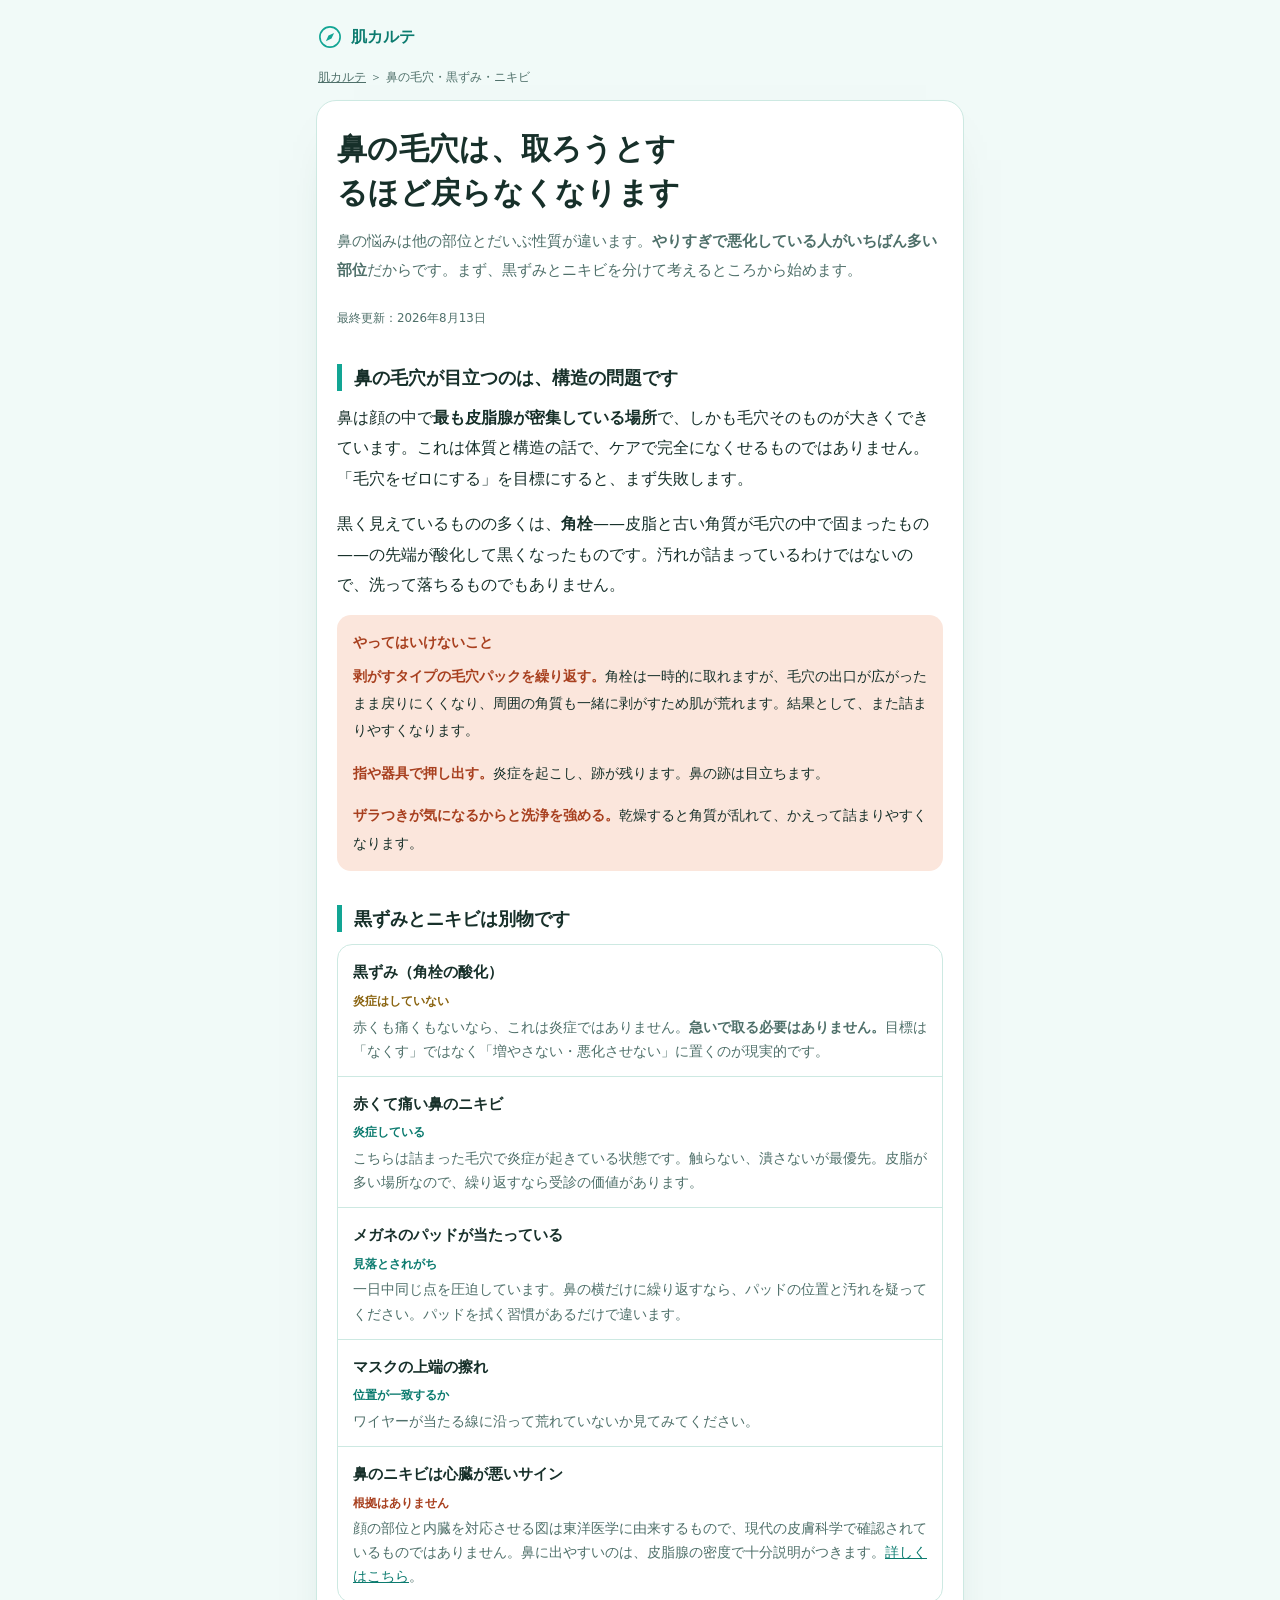
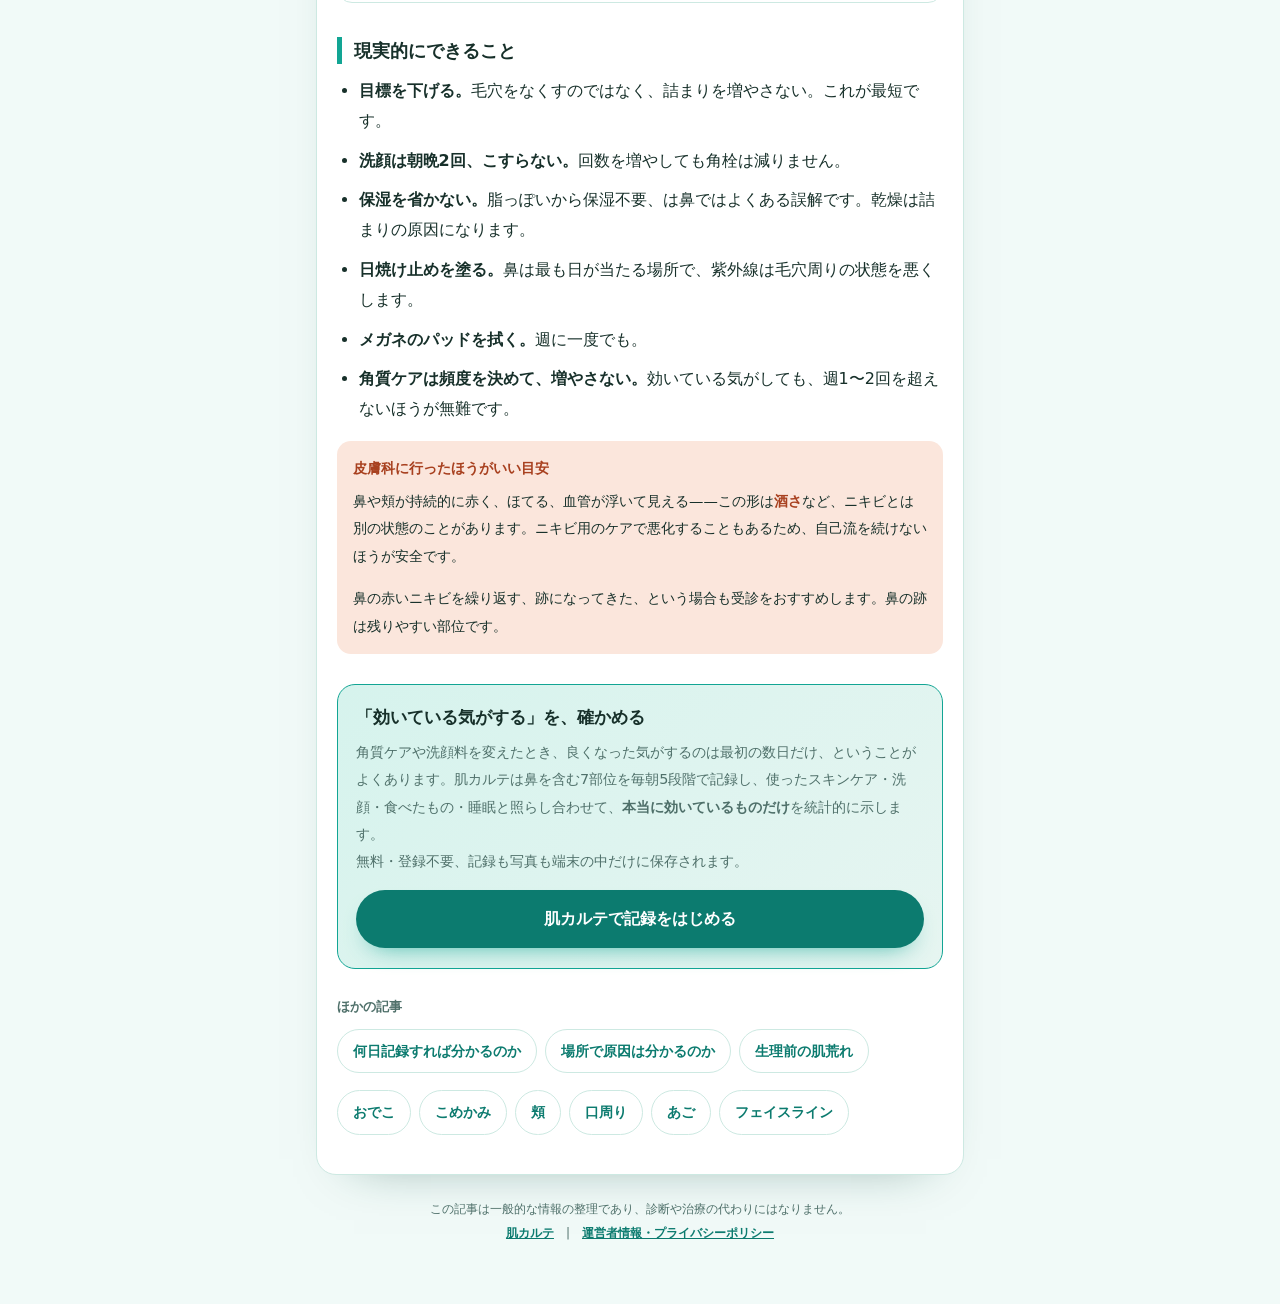
<file: hana/index.html>
<!DOCTYPE html>
<html lang="ja">
<head>
<meta charset="UTF-8" />
<meta name="viewport" content="width=device-width, initial-scale=1.0, viewport-fit=cover" />
<title>鼻の毛穴・黒ずみ・ニキビの原因｜取ろうとするほど戻らなくなる</title>
<meta name="description" content="鼻は顔でいちばん皮脂腺が多く、毛穴が目立つのは構造的な理由です。黒ずみとニキビは別物で、対処も違います。毛穴パックや押し出しがなぜ逆効果になりうるのかを整理しました。" />
<meta name="keywords" content="鼻 毛穴,黒ずみ,角栓,鼻 ニキビ,いちご鼻,原因,毛穴パック,治らない" />
<link rel="canonical" href="https://hadakarte.com/hana/" />
<meta name="robots" content="index, follow" />
<meta name="theme-color" content="#12A594" />
<link rel="icon" href="../icon.svg" type="image/svg+xml" />
<link rel="stylesheet" href="../article.css" />
<meta property="og:type" content="article" />
<meta property="og:site_name" content="肌カルテ" />
<meta property="og:title" content="鼻の毛穴・黒ずみ・ニキビの原因｜取ろうとするほど戻らなくなる" />
<meta property="og:description" content="鼻の毛穴が目立つのは構造的な理由です。黒ずみとニキビは別物で、対処も違います。" />
<meta property="og:url" content="https://hadakarte.com/hana/" />
<meta property="og:image" content="https://hadakarte.com/og.png" />
<meta property="og:locale" content="ja_JP" />
<meta name="twitter:card" content="summary_large_image" />
<meta name="twitter:image" content="https://hadakarte.com/og.png" />
<script type="application/ld+json">
{"@context":"https://schema.org","@type":"BreadcrumbList","itemListElement":[
{"@type":"ListItem","position":1,"name":"肌カルテ","item":"https://hadakarte.com/"},
{"@type":"ListItem","position":2,"name":"鼻の毛穴・黒ずみ・ニキビの原因","item":"https://hadakarte.com/hana/"}]}
</script>
<script type="application/ld+json">
{"@context":"https://schema.org","@type":"Article",
"headline":"鼻の毛穴・黒ずみ・ニキビの原因｜取ろうとするほど戻らなくなる",
"description":"鼻は顔でいちばん皮脂腺が多く、毛穴が目立つのは構造的な理由です。黒ずみとニキビは別物で、対処も違います。毛穴パックや押し出しがなぜ逆効果になりうるのかを整理しました。",
"inLanguage":"ja",
"image":"https://hadakarte.com/og.png",
"datePublished":"2026-08-13","dateModified":"2026-08-19",
"author":{"@type":"Organization","name":"肌カルテ","url":"https://hadakarte.com/"},
"publisher":{"@type":"Organization","name":"肌カルテ","url":"https://hadakarte.com/","logo":{"@type":"ImageObject","url":"https://hadakarte.com/icon-512.png"}},
"mainEntityOfPage":{"@type":"WebPage","@id":"https://hadakarte.com/hana/"}}
</script>
<script>
  /* 計測から外すもの。母数が小さいうちは、自分の確認アクセスが混ざるだけで数字が読めなくなる。
     ① 自動操作のブラウザ（検証用・JSを実行するクローラー）
     ② #toggle-goatcounter を一度開いた端末（GoatCounter 公式の除外。localStorage に残る）
     ③ 本番ドメイン以外（localhost / 127.0.0.1 / file:// など、手元の確認用）
        ③を入れる前は GA4 の表示回数の約26%が localhost だった（2026-08-20 実測）。
     自分の端末を外すには https://hadakarte.com#toggle-goatcounter を開くこと（スマホ・PCそれぞれで）。*/
  var noCount = false;
  try {
    noCount = (location.hostname !== 'hadakarte.com')
           || navigator.webdriver === true
           || localStorage.getItem('skipgc') === 't';
  } catch (e) {}
  if (noCount) window.goatcounter = { no_onload: true, no_events: true };
</script>
<script async src="https://www.googletagmanager.com/gtag/js?id=G-8C3BWE4BTF"></script>
<script>
  window.dataLayer = window.dataLayer || [];
  function gtag(){dataLayer.push(arguments);}
  gtag('js', new Date());
  if (!noCount) gtag('config', 'G-8C3BWE4BTF');
</script>
<script data-goatcounter="https://stylecompass.goatcounter.com/count" async src="//gc.zgo.at/count.js"></script>
</head>
<body>
<div class="wrap">
  <header class="brand">
    <svg viewBox="0 0 32 32" aria-hidden="true">
      <circle cx="16" cy="16" r="13.5" fill="none" stroke="currentColor" stroke-width="2.2"/>
      <path d="M21.5 10.5 L18 18 L10.5 21.5 L14 14 Z" fill="currentColor"/>
    </svg>
    <a href="../">肌カルテ</a>
  </header>
  <nav class="crumb"><a href="../">肌カルテ</a> ＞ 鼻の毛穴・黒ずみ・ニキビ</nav>

  <article>
    <h1>鼻の毛穴は、取ろうとするほど戻らなくなります</h1>
    <p class="lede">鼻の悩みは他の部位とだいぶ性質が違います。<b>やりすぎで悪化している人がいちばん多い部位</b>だからです。まず、黒ずみとニキビを分けて考えるところから始めます。</p>
    <p class="updated">最終更新：2026年8月13日</p>

    <h2>鼻の毛穴が目立つのは、構造の問題です</h2>
    <p>鼻は顔の中で<strong>最も皮脂腺が密集している場所</strong>で、しかも毛穴そのものが大きくできています。これは体質と構造の話で、ケアで完全になくせるものではありません。「毛穴をゼロにする」を目標にすると、まず失敗します。</p>
    <p>黒く見えているものの多くは、<strong>角栓</strong>——皮脂と古い角質が毛穴の中で固まったもの——の先端が酸化して黒くなったものです。汚れが詰まっているわけではないので、洗って落ちるものでもありません。</p>

    <div class="note warn">
      <p class="t"><b>やってはいけないこと</b></p>
      <p><b>剥がすタイプの毛穴パックを繰り返す。</b>角栓は一時的に取れますが、毛穴の出口が広がったまま戻りにくくなり、周囲の角質も一緒に剥がすため肌が荒れます。結果として、また詰まりやすくなります。</p>
      <p><b>指や器具で押し出す。</b>炎症を起こし、跡が残ります。鼻の跡は目立ちます。</p>
      <p><b>ザラつきが気になるからと洗浄を強める。</b>乾燥すると角質が乱れて、かえって詰まりやすくなります。</p>
    </div>

    <h2>黒ずみとニキビは別物です</h2>
    <div class="truth">
      <div class="row">
        <span class="claim">黒ずみ（角栓の酸化）</span>
        <span class="verdict v-maybe">炎症はしていない</span>
        <span class="why">赤くも痛くもないなら、これは炎症ではありません。<b>急いで取る必要はありません。</b>目標は「なくす」ではなく「増やさない・悪化させない」に置くのが現実的です。</span>
      </div>
      <div class="row">
        <span class="claim">赤くて痛い鼻のニキビ</span>
        <span class="verdict v-yes">炎症している</span>
        <span class="why">こちらは詰まった毛穴で炎症が起きている状態です。触らない、潰さないが最優先。皮脂が多い場所なので、繰り返すなら受診の価値があります。</span>
      </div>
      <div class="row">
        <span class="claim">メガネのパッドが当たっている</span>
        <span class="verdict v-yes">見落とされがち</span>
        <span class="why">一日中同じ点を圧迫しています。鼻の横だけに繰り返すなら、パッドの位置と汚れを疑ってください。パッドを拭く習慣があるだけで違います。</span>
      </div>
      <div class="row">
        <span class="claim">マスクの上端の擦れ</span>
        <span class="verdict v-yes">位置が一致するか</span>
        <span class="why">ワイヤーが当たる線に沿って荒れていないか見てみてください。</span>
      </div>
      <div class="row">
        <span class="claim">鼻のニキビは心臓が悪いサイン</span>
        <span class="verdict v-no">根拠はありません</span>
        <span class="why">顔の部位と内臓を対応させる図は東洋医学に由来するもので、現代の皮膚科学で確認されているものではありません。鼻に出やすいのは、皮脂腺の密度で十分説明がつきます。<a href="../basho/">詳しくはこちら</a>。</span>
      </div>
    </div>

    <h2>現実的にできること</h2>
    <ul>
      <li><strong>目標を下げる。</strong>毛穴をなくすのではなく、詰まりを増やさない。これが最短です。</li>
      <li><strong>洗顔は朝晩2回、こすらない。</strong>回数を増やしても角栓は減りません。</li>
      <li><strong>保湿を省かない。</strong>脂っぽいから保湿不要、は鼻ではよくある誤解です。乾燥は詰まりの原因になります。</li>
      <li><strong>日焼け止めを塗る。</strong>鼻は最も日が当たる場所で、紫外線は毛穴周りの状態を悪くします。</li>
      <li><strong>メガネのパッドを拭く。</strong>週に一度でも。</li>
      <li><strong>角質ケアは頻度を決めて、増やさない。</strong>効いている気がしても、週1〜2回を超えないほうが無難です。</li>
    </ul>

    <div class="note warn">
      <p class="t"><b>皮膚科に行ったほうがいい目安</b></p>
      <p>鼻や頬が持続的に赤く、ほてる、血管が浮いて見える——この形は<b>酒さ</b>など、ニキビとは別の状態のことがあります。ニキビ用のケアで悪化することもあるため、自己流を続けないほうが安全です。</p>
      <p>鼻の赤いニキビを繰り返す、跡になってきた、という場合も受診をおすすめします。鼻の跡は残りやすい部位です。</p>
    </div>

    <div class="cta">
      <h2>「効いている気がする」を、確かめる</h2>
      <p>角質ケアや洗顔料を変えたとき、良くなった気がするのは最初の数日だけ、ということがよくあります。肌カルテは鼻を含む7部位を毎朝5段階で記録し、使ったスキンケア・洗顔・食べたもの・睡眠と照らし合わせて、<b>本当に効いているものだけ</b>を統計的に示します。<br>
      無料・登録不要、記録も写真も端末の中だけに保存されます。</p>
      <a class="btn" href="../">肌カルテで記録をはじめる</a>
    </div>

    <div class="more">
      <p class="t">ほかの記事</p>
      <ul>
        <li><a href="../nannichi/">何日記録すれば分かるのか</a></li>
        <li><a href="../basho/">場所で原因は分かるのか</a></li>
        <li><a href="../seiri/">生理前の肌荒れ</a></li>
        <li><a href="../odeko/">おでこ</a></li>
        <li><a href="../komekami/">こめかみ</a></li>
        <li><a href="../hoho/">頬</a></li>
        <li><a href="../kuchimoto/">口周り</a></li>
        <li><a href="../ago/">あご</a></li>
        <li><a href="../faceline/">フェイスライン</a></li>
      </ul>
    </div>
  </article>

  <p class="site-foot">
    この記事は一般的な情報の整理であり、診断や治療の代わりにはなりません。<br>
    <a href="../">肌カルテ</a>　|　<a href="/about/">運営者情報・プライバシーポリシー</a>
  </p>
</div>
</body>
</html>
</file>
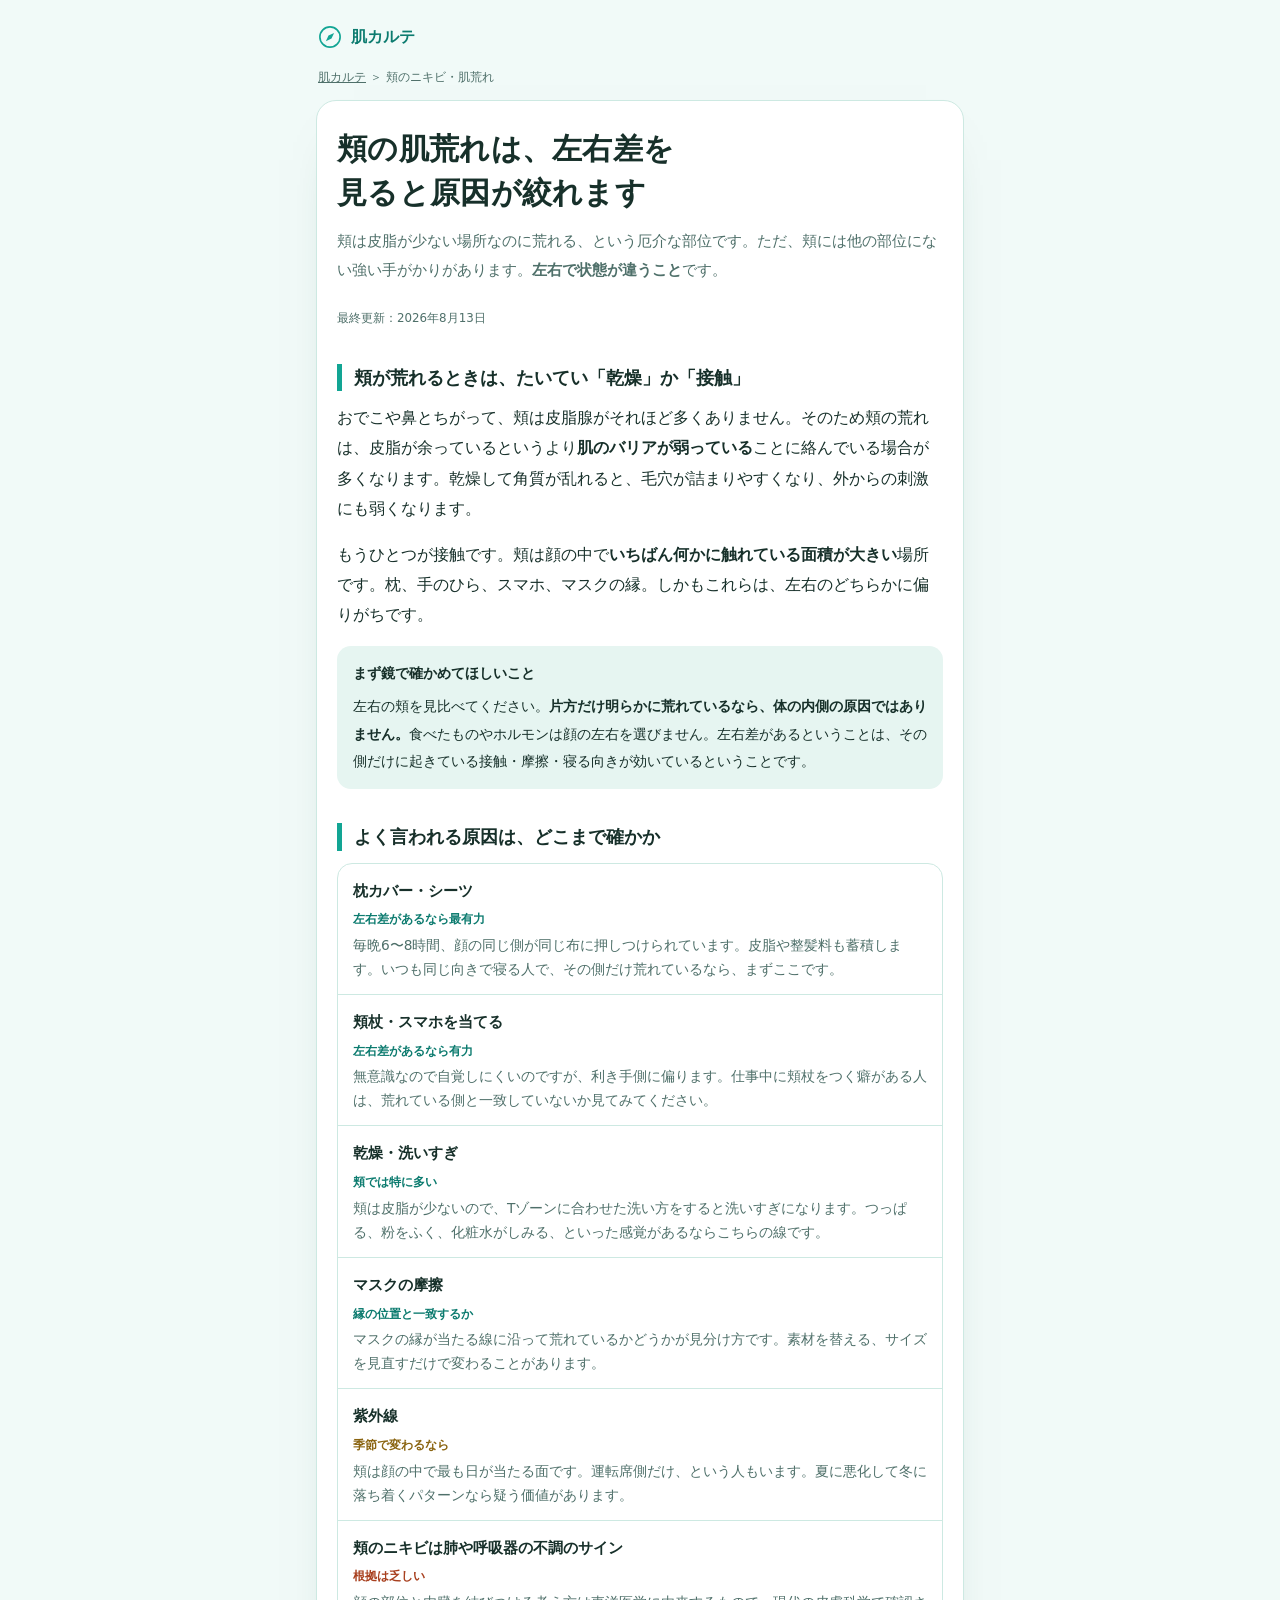
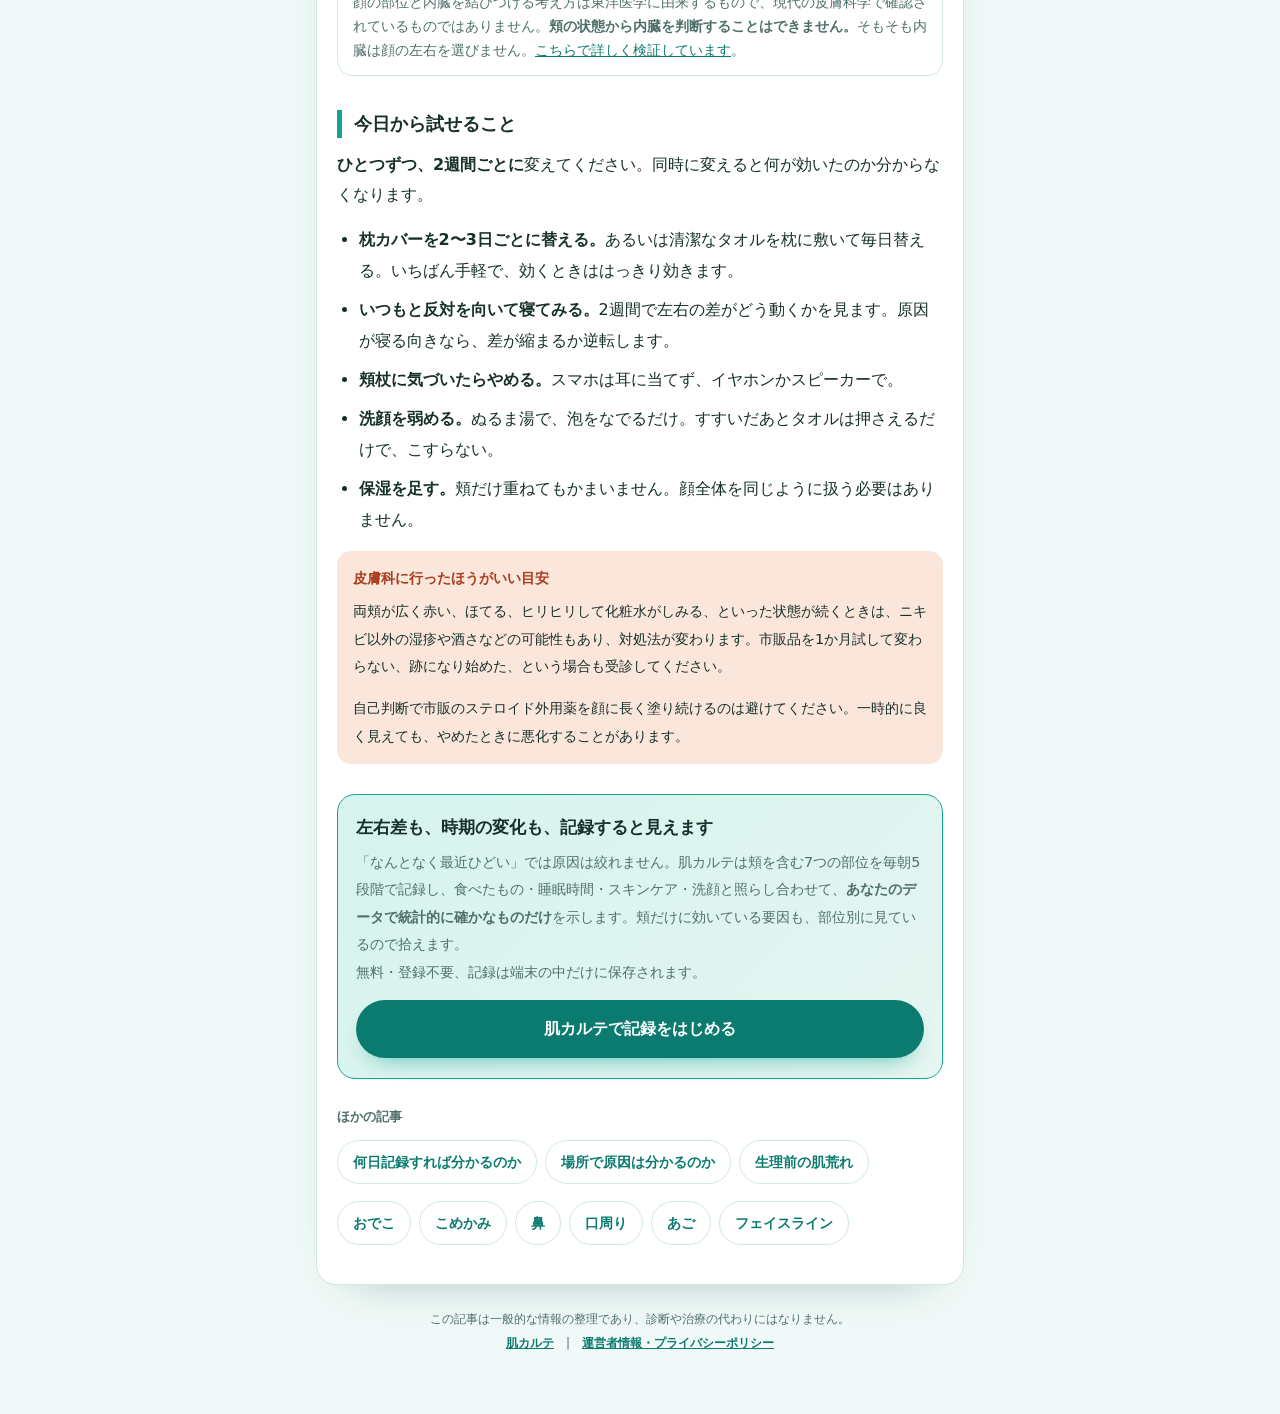
<file: hoho/index.html>
<!DOCTYPE html>
<html lang="ja">
<head>
<meta charset="UTF-8" />
<meta name="viewport" content="width=device-width, initial-scale=1.0, viewport-fit=cover" />
<title>頬のニキビ・肌荒れの原因｜左右差があるなら接触を疑う</title>
<meta name="description" content="頬は皮脂が少なく乾燥しやすいのに荒れる場所。枕カバー、頬杖、スマホ、マスクの縁、洗いすぎ。頬の荒れは左右差が出やすく、そこに原因を突き止める手がかりがあります。" />
<meta name="keywords" content="頬 ニキビ,ほっぺ 肌荒れ,原因,枕カバー,頬杖,乾燥,左右差,治らない" />
<link rel="canonical" href="https://hadakarte.com/hoho/" />
<meta name="robots" content="index, follow" />
<meta name="theme-color" content="#12A594" />
<link rel="icon" href="../icon.svg" type="image/svg+xml" />
<link rel="stylesheet" href="../article.css" />
<meta property="og:type" content="article" />
<meta property="og:site_name" content="肌カルテ" />
<meta property="og:title" content="頬のニキビ・肌荒れの原因｜左右差があるなら接触を疑う" />
<meta property="og:description" content="頬の荒れは左右で差が出やすい部位です。その左右差こそが、原因を突き止める一番の手がかりになります。" />
<meta property="og:url" content="https://hadakarte.com/hoho/" />
<meta property="og:image" content="https://hadakarte.com/og.png" />
<meta property="og:locale" content="ja_JP" />
<meta name="twitter:card" content="summary_large_image" />
<meta name="twitter:image" content="https://hadakarte.com/og.png" />
<script type="application/ld+json">
{"@context":"https://schema.org","@type":"BreadcrumbList","itemListElement":[
{"@type":"ListItem","position":1,"name":"肌カルテ","item":"https://hadakarte.com/"},
{"@type":"ListItem","position":2,"name":"頬のニキビ・肌荒れの原因","item":"https://hadakarte.com/hoho/"}]}
</script>
<script type="application/ld+json">
{"@context":"https://schema.org","@type":"Article",
"headline":"頬のニキビ・肌荒れの原因｜左右差があるなら接触を疑う",
"description":"頬は皮脂が少なく乾燥しやすいのに荒れる場所。枕カバー、頬杖、スマホ、マスクの縁、洗いすぎ。頬の荒れは左右差が出やすく、そこに原因を突き止める手がかりがあります。",
"inLanguage":"ja",
"image":"https://hadakarte.com/og.png",
"datePublished":"2026-08-13","dateModified":"2026-08-19",
"author":{"@type":"Organization","name":"肌カルテ","url":"https://hadakarte.com/"},
"publisher":{"@type":"Organization","name":"肌カルテ","url":"https://hadakarte.com/","logo":{"@type":"ImageObject","url":"https://hadakarte.com/icon-512.png"}},
"mainEntityOfPage":{"@type":"WebPage","@id":"https://hadakarte.com/hoho/"}}
</script>
<script>
  /* 計測から外すもの。母数が小さいうちは、自分の確認アクセスが混ざるだけで数字が読めなくなる。
     ① 自動操作のブラウザ（検証用・JSを実行するクローラー）
     ② #toggle-goatcounter を一度開いた端末（GoatCounter 公式の除外。localStorage に残る）
     ③ 本番ドメイン以外（localhost / 127.0.0.1 / file:// など、手元の確認用）
        ③を入れる前は GA4 の表示回数の約26%が localhost だった（2026-08-20 実測）。
     自分の端末を外すには https://hadakarte.com#toggle-goatcounter を開くこと（スマホ・PCそれぞれで）。*/
  var noCount = false;
  try {
    noCount = (location.hostname !== 'hadakarte.com')
           || navigator.webdriver === true
           || localStorage.getItem('skipgc') === 't';
  } catch (e) {}
  if (noCount) window.goatcounter = { no_onload: true, no_events: true };
</script>
<script async src="https://www.googletagmanager.com/gtag/js?id=G-8C3BWE4BTF"></script>
<script>
  window.dataLayer = window.dataLayer || [];
  function gtag(){dataLayer.push(arguments);}
  gtag('js', new Date());
  if (!noCount) gtag('config', 'G-8C3BWE4BTF');
</script>
<script data-goatcounter="https://stylecompass.goatcounter.com/count" async src="//gc.zgo.at/count.js"></script>
</head>
<body>
<div class="wrap">
  <header class="brand">
    <svg viewBox="0 0 32 32" aria-hidden="true">
      <circle cx="16" cy="16" r="13.5" fill="none" stroke="currentColor" stroke-width="2.2"/>
      <path d="M21.5 10.5 L18 18 L10.5 21.5 L14 14 Z" fill="currentColor"/>
    </svg>
    <a href="../">肌カルテ</a>
  </header>
  <nav class="crumb"><a href="../">肌カルテ</a> ＞ 頬のニキビ・肌荒れ</nav>

  <article>
    <h1>頬の肌荒れは、左右差を見ると原因が絞れます</h1>
    <p class="lede">頬は皮脂が少ない場所なのに荒れる、という厄介な部位です。ただ、頬には他の部位にない強い手がかりがあります。<b>左右で状態が違うこと</b>です。</p>
    <p class="updated">最終更新：2026年8月13日</p>

    <h2>頬が荒れるときは、たいてい「乾燥」か「接触」</h2>
    <p>おでこや鼻とちがって、頬は皮脂腺がそれほど多くありません。そのため頬の荒れは、皮脂が余っているというより<strong>肌のバリアが弱っている</strong>ことに絡んでいる場合が多くなります。乾燥して角質が乱れると、毛穴が詰まりやすくなり、外からの刺激にも弱くなります。</p>
    <p>もうひとつが接触です。頬は顔の中で<strong>いちばん何かに触れている面積が大きい</strong>場所です。枕、手のひら、スマホ、マスクの縁。しかもこれらは、左右のどちらかに偏りがちです。</p>

    <div class="note">
      <p class="t">まず鏡で確かめてほしいこと</p>
      <p>左右の頬を見比べてください。<b>片方だけ明らかに荒れているなら、体の内側の原因ではありません。</b>食べたものやホルモンは顔の左右を選びません。左右差があるということは、その側だけに起きている接触・摩擦・寝る向きが効いているということです。</p>
    </div>

    <h2>よく言われる原因は、どこまで確かか</h2>
    <div class="truth">
      <div class="row">
        <span class="claim">枕カバー・シーツ</span>
        <span class="verdict v-yes">左右差があるなら最有力</span>
        <span class="why">毎晩6〜8時間、顔の同じ側が同じ布に押しつけられています。皮脂や整髪料も蓄積します。いつも同じ向きで寝る人で、その側だけ荒れているなら、まずここです。</span>
      </div>
      <div class="row">
        <span class="claim">頬杖・スマホを当てる</span>
        <span class="verdict v-yes">左右差があるなら有力</span>
        <span class="why">無意識なので自覚しにくいのですが、利き手側に偏ります。仕事中に頬杖をつく癖がある人は、荒れている側と一致していないか見てみてください。</span>
      </div>
      <div class="row">
        <span class="claim">乾燥・洗いすぎ</span>
        <span class="verdict v-yes">頬では特に多い</span>
        <span class="why">頬は皮脂が少ないので、Tゾーンに合わせた洗い方をすると洗いすぎになります。つっぱる、粉をふく、化粧水がしみる、といった感覚があるならこちらの線です。</span>
      </div>
      <div class="row">
        <span class="claim">マスクの摩擦</span>
        <span class="verdict v-yes">縁の位置と一致するか</span>
        <span class="why">マスクの縁が当たる線に沿って荒れているかどうかが見分け方です。素材を替える、サイズを見直すだけで変わることがあります。</span>
      </div>
      <div class="row">
        <span class="claim">紫外線</span>
        <span class="verdict v-maybe">季節で変わるなら</span>
        <span class="why">頬は顔の中で最も日が当たる面です。運転席側だけ、という人もいます。夏に悪化して冬に落ち着くパターンなら疑う価値があります。</span>
      </div>
      <div class="row">
        <span class="claim">頬のニキビは肺や呼吸器の不調のサイン</span>
        <span class="verdict v-no">根拠は乏しい</span>
        <span class="why">顔の部位と内臓を結びつける考え方は東洋医学に由来するもので、現代の皮膚科学で確認されているものではありません。<b>頬の状態から内臓を判断することはできません。</b>そもそも内臓は顔の左右を選びません。<a href="../basho/">こちらで詳しく検証しています</a>。</span>
      </div>
    </div>

    <h2>今日から試せること</h2>
    <p><strong>ひとつずつ、2週間ごとに</strong>変えてください。同時に変えると何が効いたのか分からなくなります。</p>
    <ul>
      <li><strong>枕カバーを2〜3日ごとに替える。</strong>あるいは清潔なタオルを枕に敷いて毎日替える。いちばん手軽で、効くときははっきり効きます。</li>
      <li><strong>いつもと反対を向いて寝てみる。</strong>2週間で左右の差がどう動くかを見ます。原因が寝る向きなら、差が縮まるか逆転します。</li>
      <li><strong>頬杖に気づいたらやめる。</strong>スマホは耳に当てず、イヤホンかスピーカーで。</li>
      <li><strong>洗顔を弱める。</strong>ぬるま湯で、泡をなでるだけ。すすいだあとタオルは押さえるだけで、こすらない。</li>
      <li><strong>保湿を足す。</strong>頬だけ重ねてもかまいません。顔全体を同じように扱う必要はありません。</li>
    </ul>

    <div class="note warn">
      <p class="t"><b>皮膚科に行ったほうがいい目安</b></p>
      <p>両頬が広く赤い、ほてる、ヒリヒリして化粧水がしみる、といった状態が続くときは、ニキビ以外の湿疹や酒さなどの可能性もあり、対処法が変わります。市販品を1か月試して変わらない、跡になり始めた、という場合も受診してください。</p>
      <p>自己判断で市販のステロイド外用薬を顔に長く塗り続けるのは避けてください。一時的に良く見えても、やめたときに悪化することがあります。</p>
    </div>

    <div class="cta">
      <h2>左右差も、時期の変化も、記録すると見えます</h2>
      <p>「なんとなく最近ひどい」では原因は絞れません。肌カルテは頬を含む7つの部位を毎朝5段階で記録し、食べたもの・睡眠時間・スキンケア・洗顔と照らし合わせて、<b>あなたのデータで統計的に確かなものだけ</b>を示します。頬だけに効いている要因も、部位別に見ているので拾えます。<br>
      無料・登録不要、記録は端末の中だけに保存されます。</p>
      <a class="btn" href="../">肌カルテで記録をはじめる</a>
    </div>

    <div class="more">
      <p class="t">ほかの記事</p>
      <ul>
        <li><a href="../nannichi/">何日記録すれば分かるのか</a></li>
        <li><a href="../basho/">場所で原因は分かるのか</a></li>
        <li><a href="../seiri/">生理前の肌荒れ</a></li>
        <li><a href="../odeko/">おでこ</a></li>
        <li><a href="../komekami/">こめかみ</a></li>
        <li><a href="../hana/">鼻</a></li>
        <li><a href="../kuchimoto/">口周り</a></li>
        <li><a href="../ago/">あご</a></li>
        <li><a href="../faceline/">フェイスライン</a></li>
      </ul>
    </div>
  </article>

  <p class="site-foot">
    この記事は一般的な情報の整理であり、診断や治療の代わりにはなりません。<br>
    <a href="../">肌カルテ</a>　|　<a href="/about/">運営者情報・プライバシーポリシー</a>
  </p>
</div>
</body>
</html>
</file>
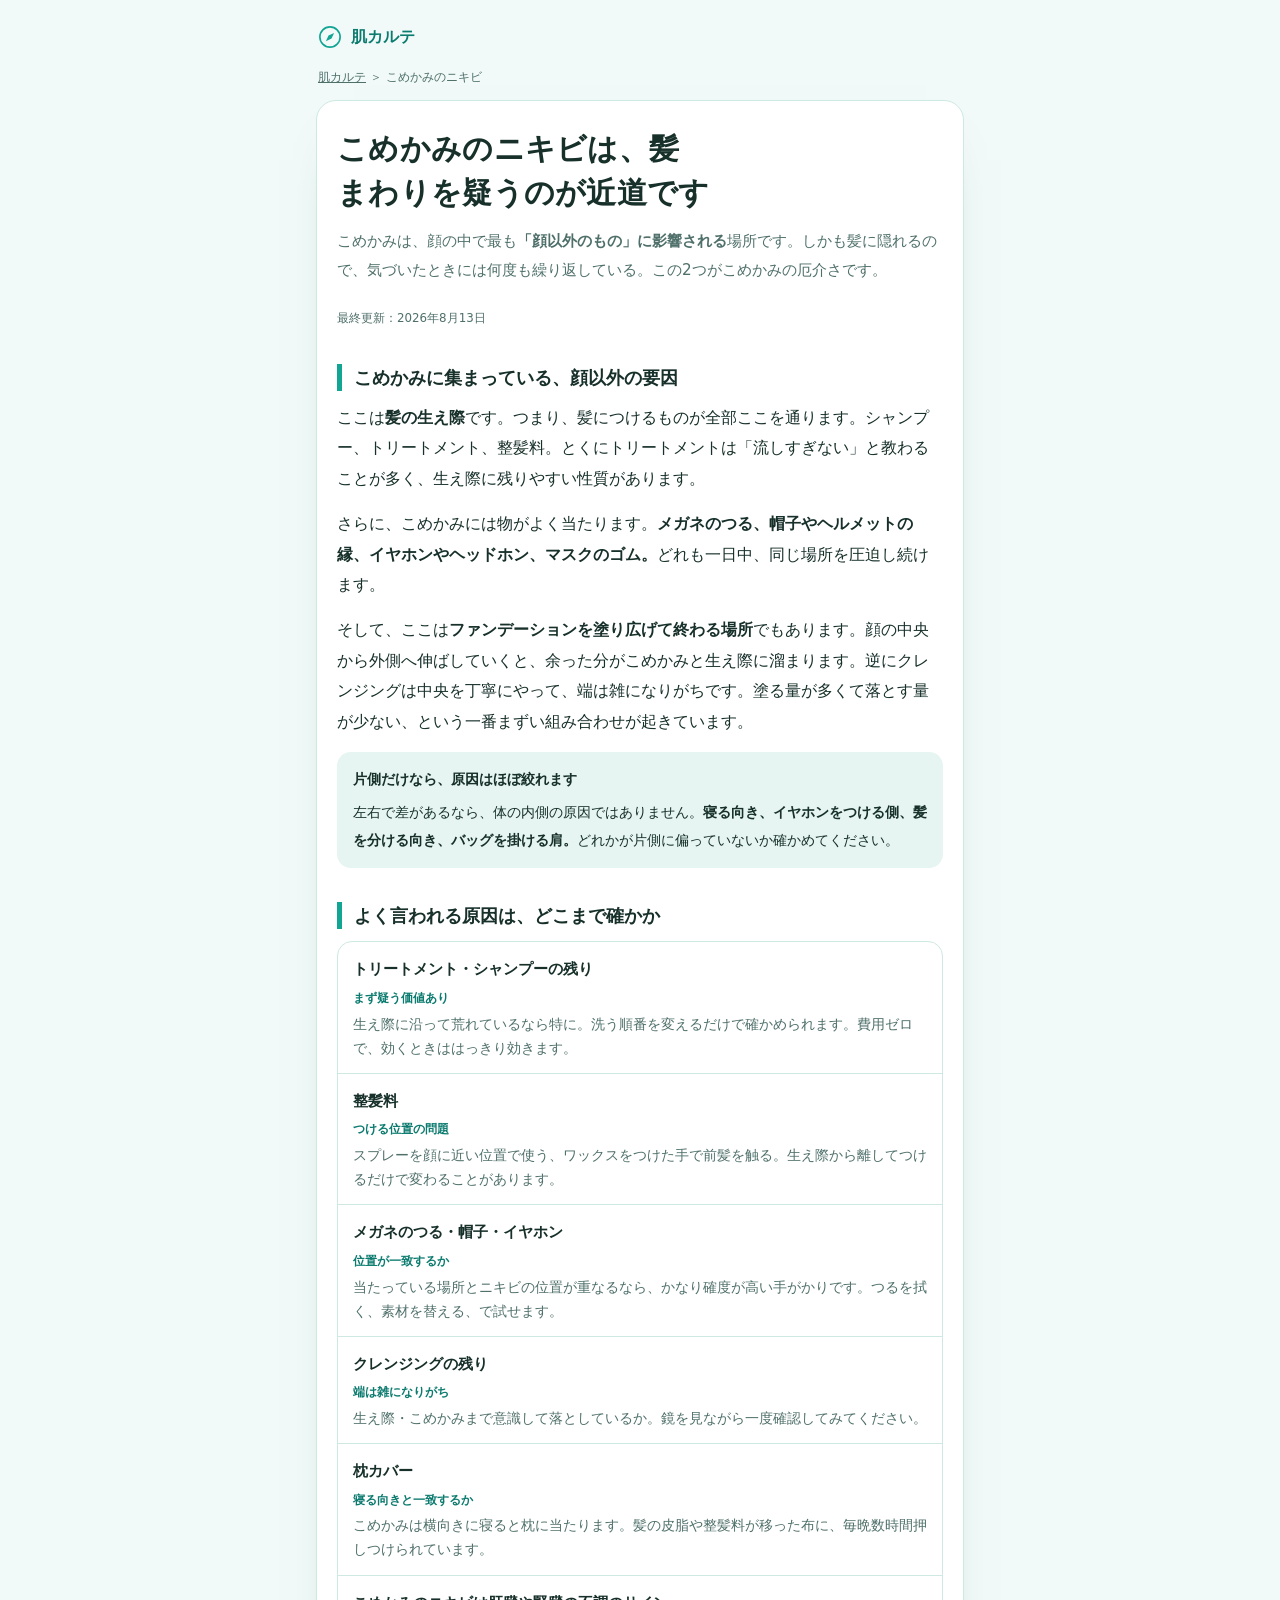
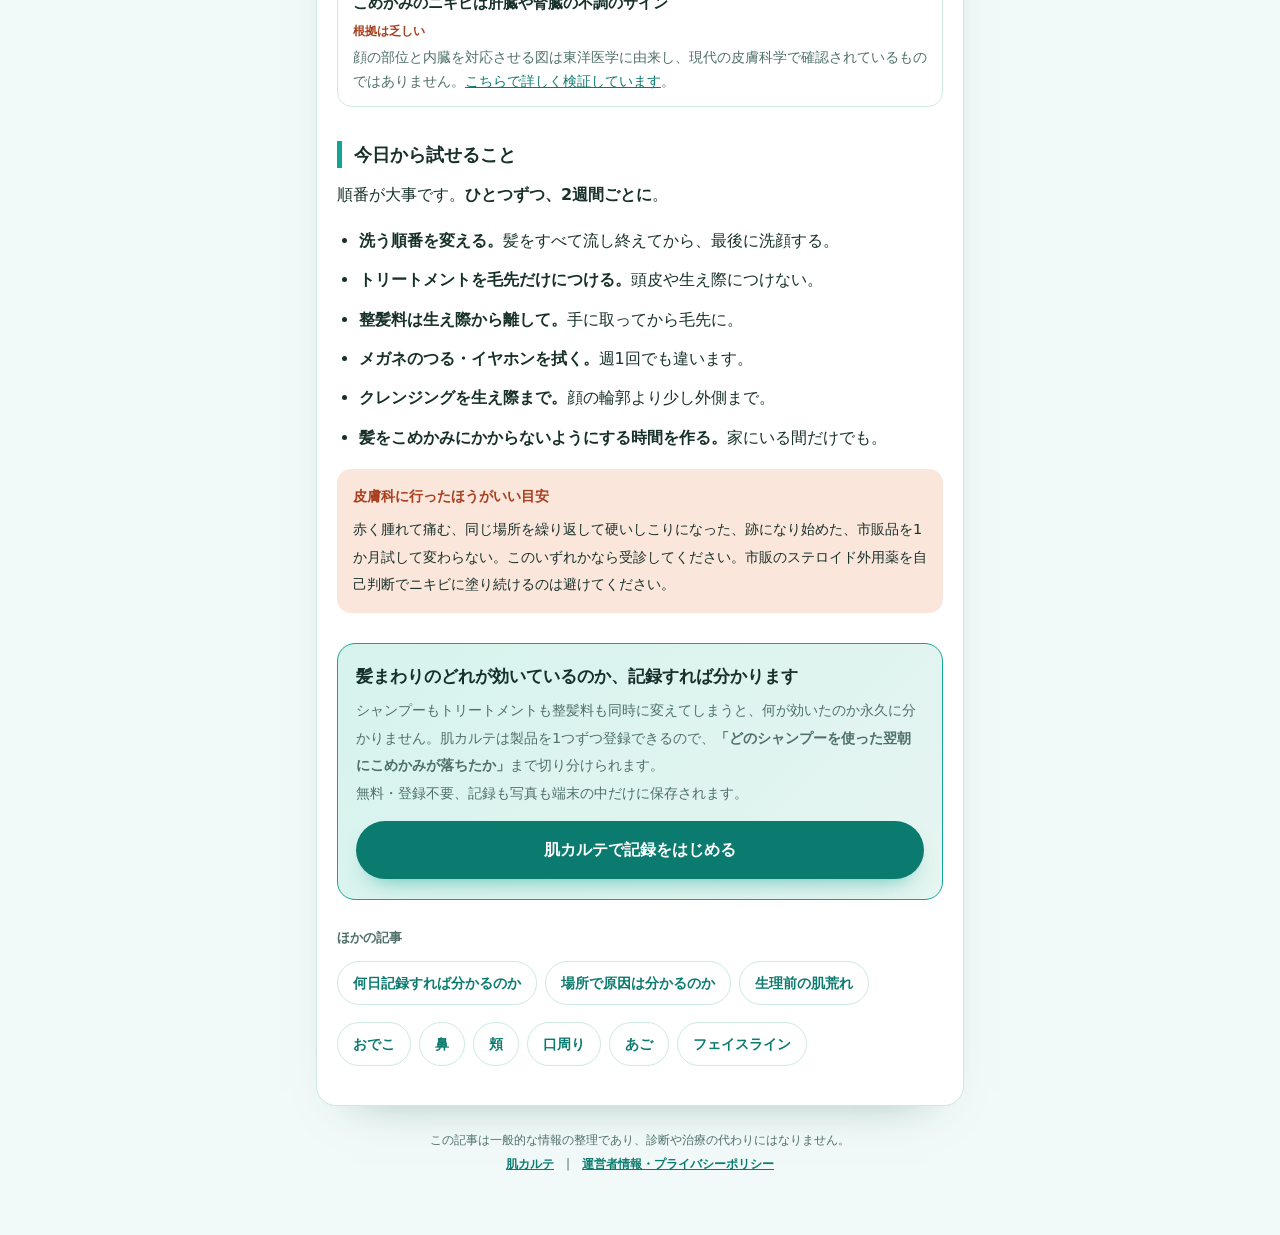
<file: komekami/index.html>
<!DOCTYPE html>
<html lang="ja">
<head>
<meta charset="UTF-8" />
<meta name="viewport" content="width=device-width, initial-scale=1.0, viewport-fit=cover" />
<title>こめかみのニキビの原因｜髪に隠れて見落とされる場所</title>
<meta name="description" content="こめかみは髪の生え際に接し、シャンプーやトリートメントが流れ落ち、メガネのつるや帽子が当たる場所。しかも髪で隠れるので気づくのが遅れます。原因の切り分け方を整理しました。" />
<meta name="keywords" content="こめかみ ニキビ,生え際 ニキビ,原因,シャンプー,トリートメント,メガネ,繰り返す" />
<link rel="canonical" href="https://hadakarte.com/komekami/" />
<meta name="robots" content="index, follow" />
<meta name="theme-color" content="#12A594" />
<link rel="icon" href="../icon.svg" type="image/svg+xml" />
<link rel="stylesheet" href="../article.css" />
<meta property="og:type" content="article" />
<meta property="og:site_name" content="肌カルテ" />
<meta property="og:title" content="こめかみのニキビの原因｜髪に隠れて見落とされる場所" />
<meta property="og:description" content="シャンプーが流れ落ち、メガネのつるが当たり、しかも髪で隠れて気づきにくい。こめかみ特有の事情を整理しました。" />
<meta property="og:url" content="https://hadakarte.com/komekami/" />
<meta property="og:image" content="https://hadakarte.com/og.png" />
<meta property="og:locale" content="ja_JP" />
<meta name="twitter:card" content="summary_large_image" />
<meta name="twitter:image" content="https://hadakarte.com/og.png" />
<script type="application/ld+json">
{"@context":"https://schema.org","@type":"BreadcrumbList","itemListElement":[
{"@type":"ListItem","position":1,"name":"肌カルテ","item":"https://hadakarte.com/"},
{"@type":"ListItem","position":2,"name":"こめかみのニキビの原因","item":"https://hadakarte.com/komekami/"}]}
</script>
<script type="application/ld+json">
{"@context":"https://schema.org","@type":"Article",
"headline":"こめかみのニキビの原因｜髪に隠れて見落とされる場所",
"description":"こめかみは髪の生え際に接し、シャンプーやトリートメントが流れ落ち、メガネのつるや帽子が当たる場所。しかも髪で隠れるので気づくのが遅れます。原因の切り分け方を整理しました。",
"inLanguage":"ja",
"image":"https://hadakarte.com/og.png",
"datePublished":"2026-08-13","dateModified":"2026-08-19",
"author":{"@type":"Organization","name":"肌カルテ","url":"https://hadakarte.com/"},
"publisher":{"@type":"Organization","name":"肌カルテ","url":"https://hadakarte.com/","logo":{"@type":"ImageObject","url":"https://hadakarte.com/icon-512.png"}},
"mainEntityOfPage":{"@type":"WebPage","@id":"https://hadakarte.com/komekami/"}}
</script>
<script>
  /* 計測から外すもの。母数が小さいうちは、自分の確認アクセスが混ざるだけで数字が読めなくなる。
     ① 自動操作のブラウザ（検証用・JSを実行するクローラー）
     ② #toggle-goatcounter を一度開いた端末（GoatCounter 公式の除外。localStorage に残る）
     ③ 本番ドメイン以外（localhost / 127.0.0.1 / file:// など、手元の確認用）
        ③を入れる前は GA4 の表示回数の約26%が localhost だった（2026-08-20 実測）。
     自分の端末を外すには https://hadakarte.com#toggle-goatcounter を開くこと（スマホ・PCそれぞれで）。*/
  var noCount = false;
  try {
    noCount = (location.hostname !== 'hadakarte.com')
           || navigator.webdriver === true
           || localStorage.getItem('skipgc') === 't';
  } catch (e) {}
  if (noCount) window.goatcounter = { no_onload: true, no_events: true };
</script>
<script async src="https://www.googletagmanager.com/gtag/js?id=G-8C3BWE4BTF"></script>
<script>
  window.dataLayer = window.dataLayer || [];
  function gtag(){dataLayer.push(arguments);}
  gtag('js', new Date());
  if (!noCount) gtag('config', 'G-8C3BWE4BTF');
</script>
<script data-goatcounter="https://stylecompass.goatcounter.com/count" async src="//gc.zgo.at/count.js"></script>
</head>
<body>
<div class="wrap">
  <header class="brand">
    <svg viewBox="0 0 32 32" aria-hidden="true">
      <circle cx="16" cy="16" r="13.5" fill="none" stroke="currentColor" stroke-width="2.2"/>
      <path d="M21.5 10.5 L18 18 L10.5 21.5 L14 14 Z" fill="currentColor"/>
    </svg>
    <a href="../">肌カルテ</a>
  </header>
  <nav class="crumb"><a href="../">肌カルテ</a> ＞ こめかみのニキビ</nav>

  <article>
    <h1>こめかみのニキビは、髪まわりを疑うのが近道です</h1>
    <p class="lede">こめかみは、顔の中で最も<b>「顔以外のもの」に影響される</b>場所です。しかも髪に隠れるので、気づいたときには何度も繰り返している。この2つがこめかみの厄介さです。</p>
    <p class="updated">最終更新：2026年8月13日</p>

    <h2>こめかみに集まっている、顔以外の要因</h2>
    <p>ここは<strong>髪の生え際</strong>です。つまり、髪につけるものが全部ここを通ります。シャンプー、トリートメント、整髪料。とくにトリートメントは「流しすぎない」と教わることが多く、生え際に残りやすい性質があります。</p>
    <p>さらに、こめかみには物がよく当たります。<strong>メガネのつる、帽子やヘルメットの縁、イヤホンやヘッドホン、マスクのゴム。</strong>どれも一日中、同じ場所を圧迫し続けます。</p>
    <p>そして、ここは<strong>ファンデーションを塗り広げて終わる場所</strong>でもあります。顔の中央から外側へ伸ばしていくと、余った分がこめかみと生え際に溜まります。逆にクレンジングは中央を丁寧にやって、端は雑になりがちです。塗る量が多くて落とす量が少ない、という一番まずい組み合わせが起きています。</p>

    <div class="note">
      <p class="t">片側だけなら、原因はほぼ絞れます</p>
      <p>左右で差があるなら、体の内側の原因ではありません。<b>寝る向き、イヤホンをつける側、髪を分ける向き、バッグを掛ける肩。</b>どれかが片側に偏っていないか確かめてください。</p>
    </div>

    <h2>よく言われる原因は、どこまで確かか</h2>
    <div class="truth">
      <div class="row">
        <span class="claim">トリートメント・シャンプーの残り</span>
        <span class="verdict v-yes">まず疑う価値あり</span>
        <span class="why">生え際に沿って荒れているなら特に。洗う順番を変えるだけで確かめられます。費用ゼロで、効くときははっきり効きます。</span>
      </div>
      <div class="row">
        <span class="claim">整髪料</span>
        <span class="verdict v-yes">つける位置の問題</span>
        <span class="why">スプレーを顔に近い位置で使う、ワックスをつけた手で前髪を触る。生え際から離してつけるだけで変わることがあります。</span>
      </div>
      <div class="row">
        <span class="claim">メガネのつる・帽子・イヤホン</span>
        <span class="verdict v-yes">位置が一致するか</span>
        <span class="why">当たっている場所とニキビの位置が重なるなら、かなり確度が高い手がかりです。つるを拭く、素材を替える、で試せます。</span>
      </div>
      <div class="row">
        <span class="claim">クレンジングの残り</span>
        <span class="verdict v-yes">端は雑になりがち</span>
        <span class="why">生え際・こめかみまで意識して落としているか。鏡を見ながら一度確認してみてください。</span>
      </div>
      <div class="row">
        <span class="claim">枕カバー</span>
        <span class="verdict v-yes">寝る向きと一致するか</span>
        <span class="why">こめかみは横向きに寝ると枕に当たります。髪の皮脂や整髪料が移った布に、毎晩数時間押しつけられています。</span>
      </div>
      <div class="row">
        <span class="claim">こめかみのニキビは肝臓や腎臓の不調のサイン</span>
        <span class="verdict v-no">根拠は乏しい</span>
        <span class="why">顔の部位と内臓を対応させる図は東洋医学に由来し、現代の皮膚科学で確認されているものではありません。<a href="../basho/">こちらで詳しく検証しています</a>。</span>
      </div>
    </div>

    <h2>今日から試せること</h2>
    <p>順番が大事です。<strong>ひとつずつ、2週間ごとに</strong>。</p>
    <ul>
      <li><strong>洗う順番を変える。</strong>髪をすべて流し終えてから、最後に洗顔する。</li>
      <li><strong>トリートメントを毛先だけにつける。</strong>頭皮や生え際につけない。</li>
      <li><strong>整髪料は生え際から離して。</strong>手に取ってから毛先に。</li>
      <li><strong>メガネのつる・イヤホンを拭く。</strong>週1回でも違います。</li>
      <li><strong>クレンジングを生え際まで。</strong>顔の輪郭より少し外側まで。</li>
      <li><strong>髪をこめかみにかからないようにする時間を作る。</strong>家にいる間だけでも。</li>
    </ul>

    <div class="note warn">
      <p class="t"><b>皮膚科に行ったほうがいい目安</b></p>
      <p>赤く腫れて痛む、同じ場所を繰り返して硬いしこりになった、跡になり始めた、市販品を1か月試して変わらない。このいずれかなら受診してください。市販のステロイド外用薬を自己判断でニキビに塗り続けるのは避けてください。</p>
    </div>

    <div class="cta">
      <h2>髪まわりのどれが効いているのか、記録すれば分かります</h2>
      <p>シャンプーもトリートメントも整髪料も同時に変えてしまうと、何が効いたのか永久に分かりません。肌カルテは製品を1つずつ登録できるので、<b>「どのシャンプーを使った翌朝にこめかみが落ちたか」</b>まで切り分けられます。<br>
      無料・登録不要、記録も写真も端末の中だけに保存されます。</p>
      <a class="btn" href="../">肌カルテで記録をはじめる</a>
    </div>

    <div class="more">
      <p class="t">ほかの記事</p>
      <ul>
        <li><a href="../nannichi/">何日記録すれば分かるのか</a></li>
        <li><a href="../basho/">場所で原因は分かるのか</a></li>
        <li><a href="../seiri/">生理前の肌荒れ</a></li>
        <li><a href="../odeko/">おでこ</a></li>
        <li><a href="../hana/">鼻</a></li>
        <li><a href="../hoho/">頬</a></li>
        <li><a href="../kuchimoto/">口周り</a></li>
        <li><a href="../ago/">あご</a></li>
        <li><a href="../faceline/">フェイスライン</a></li>
      </ul>
    </div>
  </article>

  <p class="site-foot">
    この記事は一般的な情報の整理であり、診断や治療の代わりにはなりません。<br>
    <a href="../">肌カルテ</a>　|　<a href="/about/">運営者情報・プライバシーポリシー</a>
  </p>
</div>
</body>
</html>
</file>
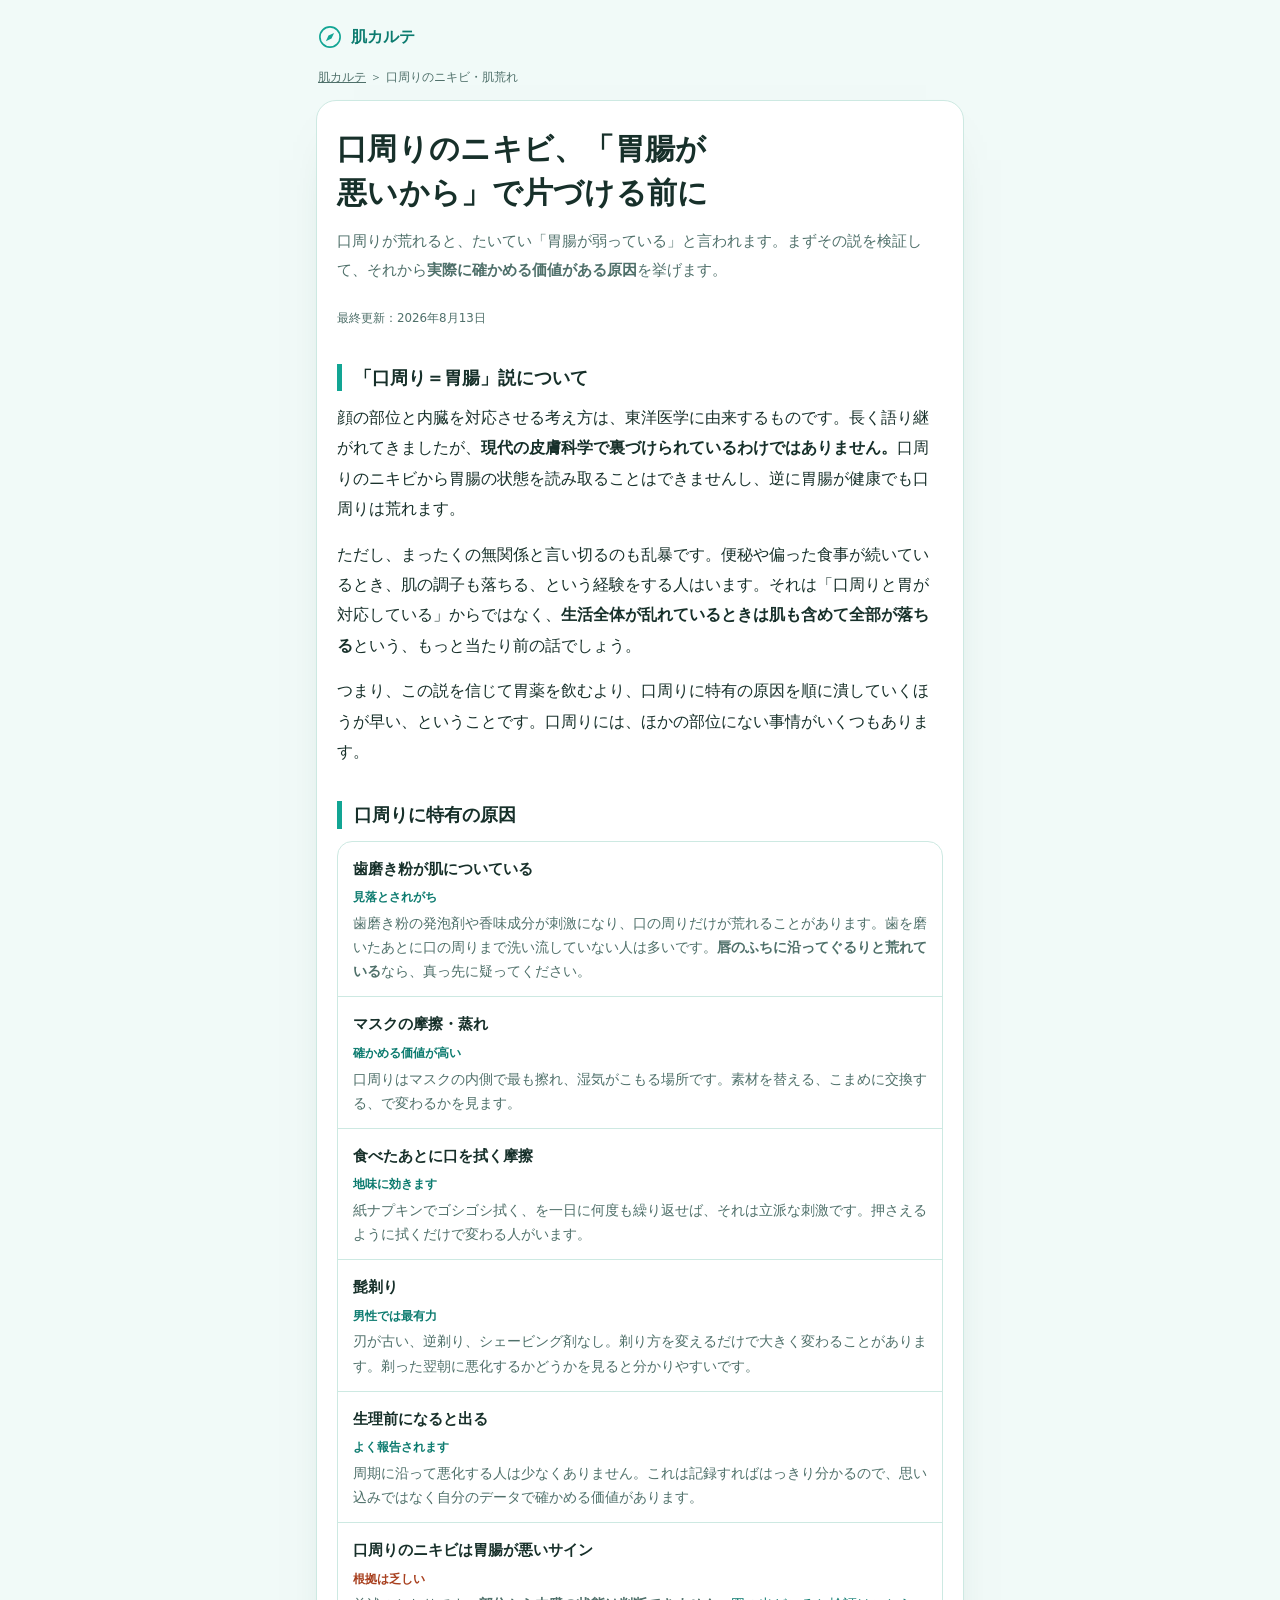
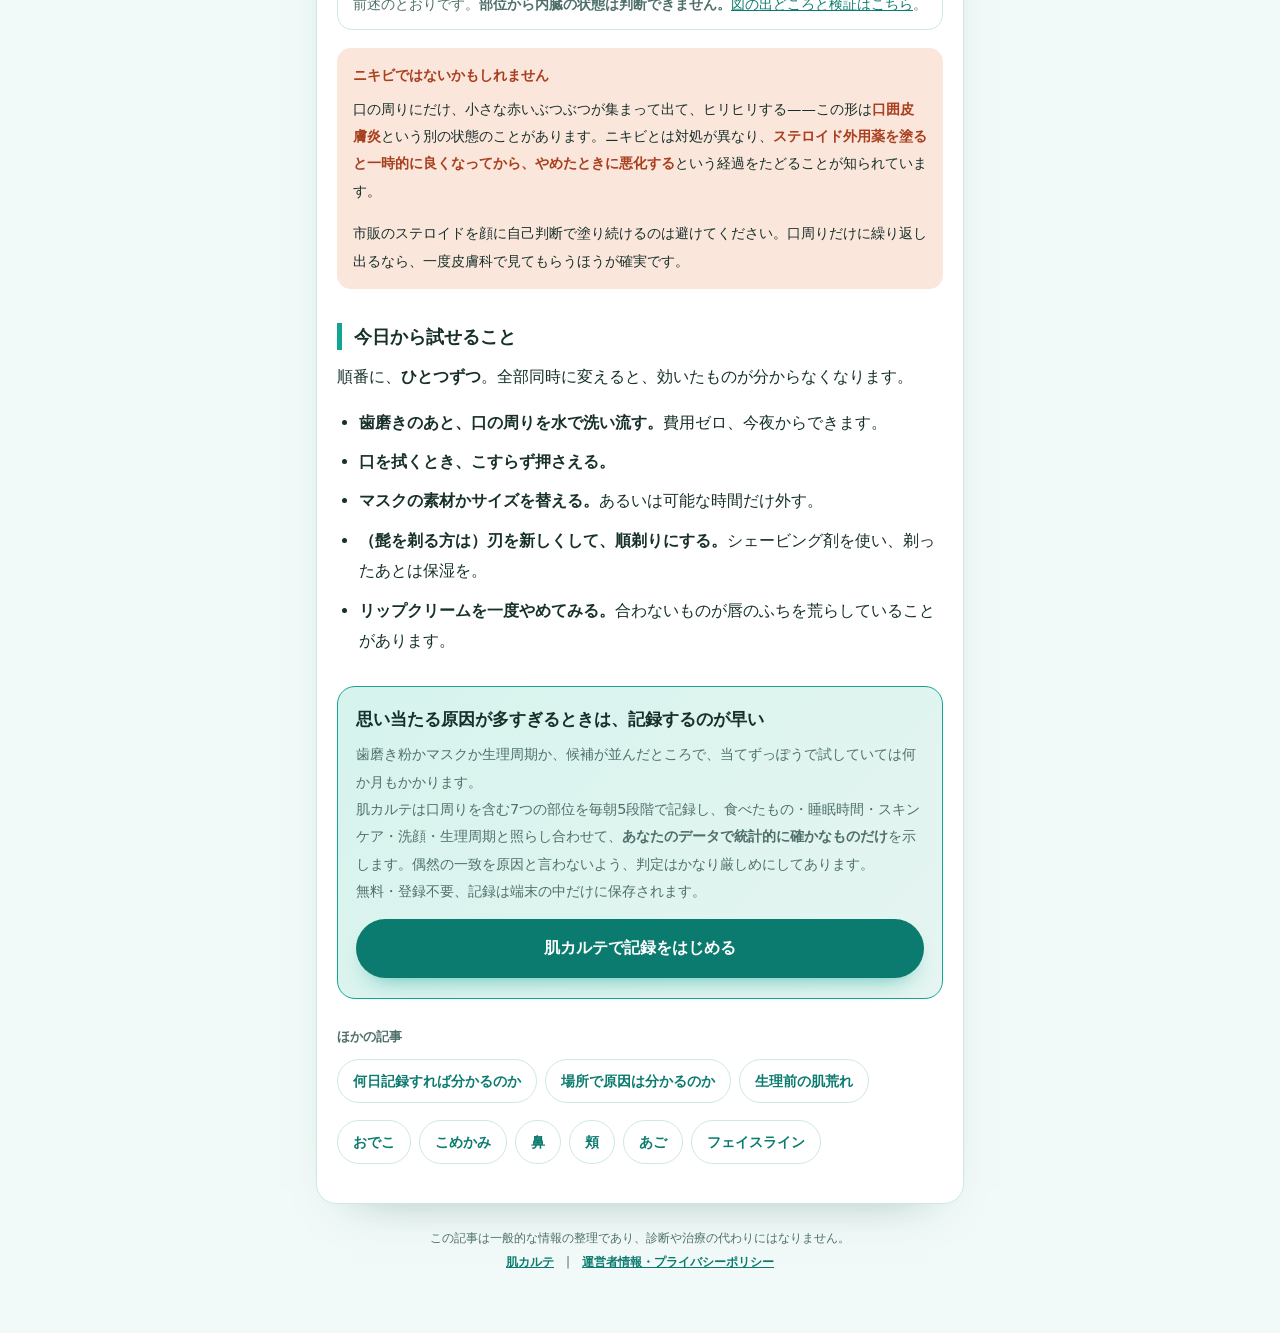
<file: kuchimoto/index.html>
<!DOCTYPE html>
<html lang="ja">
<head>
<meta charset="UTF-8" />
<meta name="viewport" content="width=device-width, initial-scale=1.0, viewport-fit=cover" />
<title>口周りのニキビ・肌荒れの原因｜「胃腸が悪い」説は本当か</title>
<meta name="description" content="口周りのニキビは胃腸のせい、とよく言われます。その説がどこまで確かなのかを整理し、実際に確かめる価値がある原因（歯磨き粉、マスク、拭き取りの摩擦、髭剃り、生理周期）を挙げました。" />
<meta name="keywords" content="口周り ニキビ,口元 肌荒れ,原因,胃腸,歯磨き粉,マスク,生理前,口囲皮膚炎" />
<link rel="canonical" href="https://hadakarte.com/kuchimoto/" />
<meta name="robots" content="index, follow" />
<meta name="theme-color" content="#12A594" />
<link rel="icon" href="../icon.svg" type="image/svg+xml" />
<link rel="stylesheet" href="../article.css" />
<meta property="og:type" content="article" />
<meta property="og:site_name" content="肌カルテ" />
<meta property="og:title" content="口周りのニキビ・肌荒れの原因｜「胃腸が悪い」説は本当か" />
<meta property="og:description" content="よく言われる「胃腸のせい」がどこまで確かなのかを整理し、実際に確かめる価値がある原因を挙げました。" />
<meta property="og:url" content="https://hadakarte.com/kuchimoto/" />
<meta property="og:image" content="https://hadakarte.com/og.png" />
<meta property="og:locale" content="ja_JP" />
<meta name="twitter:card" content="summary_large_image" />
<meta name="twitter:image" content="https://hadakarte.com/og.png" />
<script type="application/ld+json">
{"@context":"https://schema.org","@type":"BreadcrumbList","itemListElement":[
{"@type":"ListItem","position":1,"name":"肌カルテ","item":"https://hadakarte.com/"},
{"@type":"ListItem","position":2,"name":"口周りのニキビ・肌荒れの原因","item":"https://hadakarte.com/kuchimoto/"}]}
</script>
<script type="application/ld+json">
{"@context":"https://schema.org","@type":"Article",
"headline":"口周りのニキビ・肌荒れの原因｜「胃腸が悪い」説は本当か",
"description":"口周りのニキビは胃腸のせい、とよく言われます。その説がどこまで確かなのかを整理し、実際に確かめる価値がある原因（歯磨き粉、マスク、拭き取りの摩擦、髭剃り、生理周期）を挙げました。",
"inLanguage":"ja",
"image":"https://hadakarte.com/og.png",
"datePublished":"2026-08-13","dateModified":"2026-08-19",
"author":{"@type":"Organization","name":"肌カルテ","url":"https://hadakarte.com/"},
"publisher":{"@type":"Organization","name":"肌カルテ","url":"https://hadakarte.com/","logo":{"@type":"ImageObject","url":"https://hadakarte.com/icon-512.png"}},
"mainEntityOfPage":{"@type":"WebPage","@id":"https://hadakarte.com/kuchimoto/"}}
</script>
<script>
  /* 計測から外すもの。母数が小さいうちは、自分の確認アクセスが混ざるだけで数字が読めなくなる。
     ① 自動操作のブラウザ（検証用・JSを実行するクローラー）
     ② #toggle-goatcounter を一度開いた端末（GoatCounter 公式の除外。localStorage に残る）
     ③ 本番ドメイン以外（localhost / 127.0.0.1 / file:// など、手元の確認用）
        ③を入れる前は GA4 の表示回数の約26%が localhost だった（2026-08-20 実測）。
     自分の端末を外すには https://hadakarte.com#toggle-goatcounter を開くこと（スマホ・PCそれぞれで）。*/
  var noCount = false;
  try {
    noCount = (location.hostname !== 'hadakarte.com')
           || navigator.webdriver === true
           || localStorage.getItem('skipgc') === 't';
  } catch (e) {}
  if (noCount) window.goatcounter = { no_onload: true, no_events: true };
</script>
<script async src="https://www.googletagmanager.com/gtag/js?id=G-8C3BWE4BTF"></script>
<script>
  window.dataLayer = window.dataLayer || [];
  function gtag(){dataLayer.push(arguments);}
  gtag('js', new Date());
  if (!noCount) gtag('config', 'G-8C3BWE4BTF');
</script>
<script data-goatcounter="https://stylecompass.goatcounter.com/count" async src="//gc.zgo.at/count.js"></script>
</head>
<body>
<div class="wrap">
  <header class="brand">
    <svg viewBox="0 0 32 32" aria-hidden="true">
      <circle cx="16" cy="16" r="13.5" fill="none" stroke="currentColor" stroke-width="2.2"/>
      <path d="M21.5 10.5 L18 18 L10.5 21.5 L14 14 Z" fill="currentColor"/>
    </svg>
    <a href="../">肌カルテ</a>
  </header>
  <nav class="crumb"><a href="../">肌カルテ</a> ＞ 口周りのニキビ・肌荒れ</nav>

  <article>
    <h1>口周りのニキビ、「胃腸が悪いから」で片づける前に</h1>
    <p class="lede">口周りが荒れると、たいてい「胃腸が弱っている」と言われます。まずその説を検証して、それから<b>実際に確かめる価値がある原因</b>を挙げます。</p>
    <p class="updated">最終更新：2026年8月13日</p>

    <h2>「口周り＝胃腸」説について</h2>
    <p>顔の部位と内臓を対応させる考え方は、東洋医学に由来するものです。長く語り継がれてきましたが、<strong>現代の皮膚科学で裏づけられているわけではありません。</strong>口周りのニキビから胃腸の状態を読み取ることはできませんし、逆に胃腸が健康でも口周りは荒れます。</p>
    <p>ただし、まったくの無関係と言い切るのも乱暴です。便秘や偏った食事が続いているとき、肌の調子も落ちる、という経験をする人はいます。それは「口周りと胃が対応している」からではなく、<strong>生活全体が乱れているときは肌も含めて全部が落ちる</strong>という、もっと当たり前の話でしょう。</p>
    <p>つまり、この説を信じて胃薬を飲むより、口周りに特有の原因を順に潰していくほうが早い、ということです。口周りには、ほかの部位にない事情がいくつもあります。</p>

    <h2>口周りに特有の原因</h2>
    <div class="truth">
      <div class="row">
        <span class="claim">歯磨き粉が肌についている</span>
        <span class="verdict v-yes">見落とされがち</span>
        <span class="why">歯磨き粉の発泡剤や香味成分が刺激になり、口の周りだけが荒れることがあります。歯を磨いたあとに口の周りまで洗い流していない人は多いです。<b>唇のふちに沿ってぐるりと荒れている</b>なら、真っ先に疑ってください。</span>
      </div>
      <div class="row">
        <span class="claim">マスクの摩擦・蒸れ</span>
        <span class="verdict v-yes">確かめる価値が高い</span>
        <span class="why">口周りはマスクの内側で最も擦れ、湿気がこもる場所です。素材を替える、こまめに交換する、で変わるかを見ます。</span>
      </div>
      <div class="row">
        <span class="claim">食べたあとに口を拭く摩擦</span>
        <span class="verdict v-yes">地味に効きます</span>
        <span class="why">紙ナプキンでゴシゴシ拭く、を一日に何度も繰り返せば、それは立派な刺激です。押さえるように拭くだけで変わる人がいます。</span>
      </div>
      <div class="row">
        <span class="claim">髭剃り</span>
        <span class="verdict v-yes">男性では最有力</span>
        <span class="why">刃が古い、逆剃り、シェービング剤なし。剃り方を変えるだけで大きく変わることがあります。剃った翌朝に悪化するかどうかを見ると分かりやすいです。</span>
      </div>
      <div class="row">
        <span class="claim">生理前になると出る</span>
        <span class="verdict v-yes">よく報告されます</span>
        <span class="why">周期に沿って悪化する人は少なくありません。これは記録すればはっきり分かるので、思い込みではなく自分のデータで確かめる価値があります。</span>
      </div>
      <div class="row">
        <span class="claim">口周りのニキビは胃腸が悪いサイン</span>
        <span class="verdict v-no">根拠は乏しい</span>
        <span class="why">前述のとおりです。<b>部位から内臓の状態は判断できません。</b><a href="../basho/">図の出どころと検証はこちら</a>。</span>
      </div>
    </div>

    <div class="note warn">
      <p class="t"><b>ニキビではないかもしれません</b></p>
      <p>口の周りにだけ、小さな赤いぶつぶつが集まって出て、ヒリヒリする——この形は<b>口囲皮膚炎</b>という別の状態のことがあります。ニキビとは対処が異なり、<b>ステロイド外用薬を塗ると一時的に良くなってから、やめたときに悪化する</b>という経過をたどることが知られています。</p>
      <p>市販のステロイドを顔に自己判断で塗り続けるのは避けてください。口周りだけに繰り返し出るなら、一度皮膚科で見てもらうほうが確実です。</p>
    </div>

    <h2>今日から試せること</h2>
    <p>順番に、<strong>ひとつずつ</strong>。全部同時に変えると、効いたものが分からなくなります。</p>
    <ul>
      <li><strong>歯磨きのあと、口の周りを水で洗い流す。</strong>費用ゼロ、今夜からできます。</li>
      <li><strong>口を拭くとき、こすらず押さえる。</strong></li>
      <li><strong>マスクの素材かサイズを替える。</strong>あるいは可能な時間だけ外す。</li>
      <li><strong>（髭を剃る方は）刃を新しくして、順剃りにする。</strong>シェービング剤を使い、剃ったあとは保湿を。</li>
      <li><strong>リップクリームを一度やめてみる。</strong>合わないものが唇のふちを荒らしていることがあります。</li>
    </ul>

    <div class="cta">
      <h2>思い当たる原因が多すぎるときは、記録するのが早い</h2>
      <p>歯磨き粉かマスクか生理周期か、候補が並んだところで、当てずっぽうで試していては何か月もかかります。<br>
      肌カルテは口周りを含む7つの部位を毎朝5段階で記録し、食べたもの・睡眠時間・スキンケア・洗顔・生理周期と照らし合わせて、<b>あなたのデータで統計的に確かなものだけ</b>を示します。偶然の一致を原因と言わないよう、判定はかなり厳しめにしてあります。<br>
      無料・登録不要、記録は端末の中だけに保存されます。</p>
      <a class="btn" href="../">肌カルテで記録をはじめる</a>
    </div>

    <div class="more">
      <p class="t">ほかの記事</p>
      <ul>
        <li><a href="../nannichi/">何日記録すれば分かるのか</a></li>
        <li><a href="../basho/">場所で原因は分かるのか</a></li>
        <li><a href="../seiri/">生理前の肌荒れ</a></li>
        <li><a href="../odeko/">おでこ</a></li>
        <li><a href="../komekami/">こめかみ</a></li>
        <li><a href="../hana/">鼻</a></li>
        <li><a href="../hoho/">頬</a></li>
        <li><a href="../ago/">あご</a></li>
        <li><a href="../faceline/">フェイスライン</a></li>
      </ul>
    </div>
  </article>

  <p class="site-foot">
    この記事は一般的な情報の整理であり、診断や治療の代わりにはなりません。<br>
    <a href="../">肌カルテ</a>　|　<a href="/about/">運営者情報・プライバシーポリシー</a>
  </p>
</div>
</body>
</html>
</file>
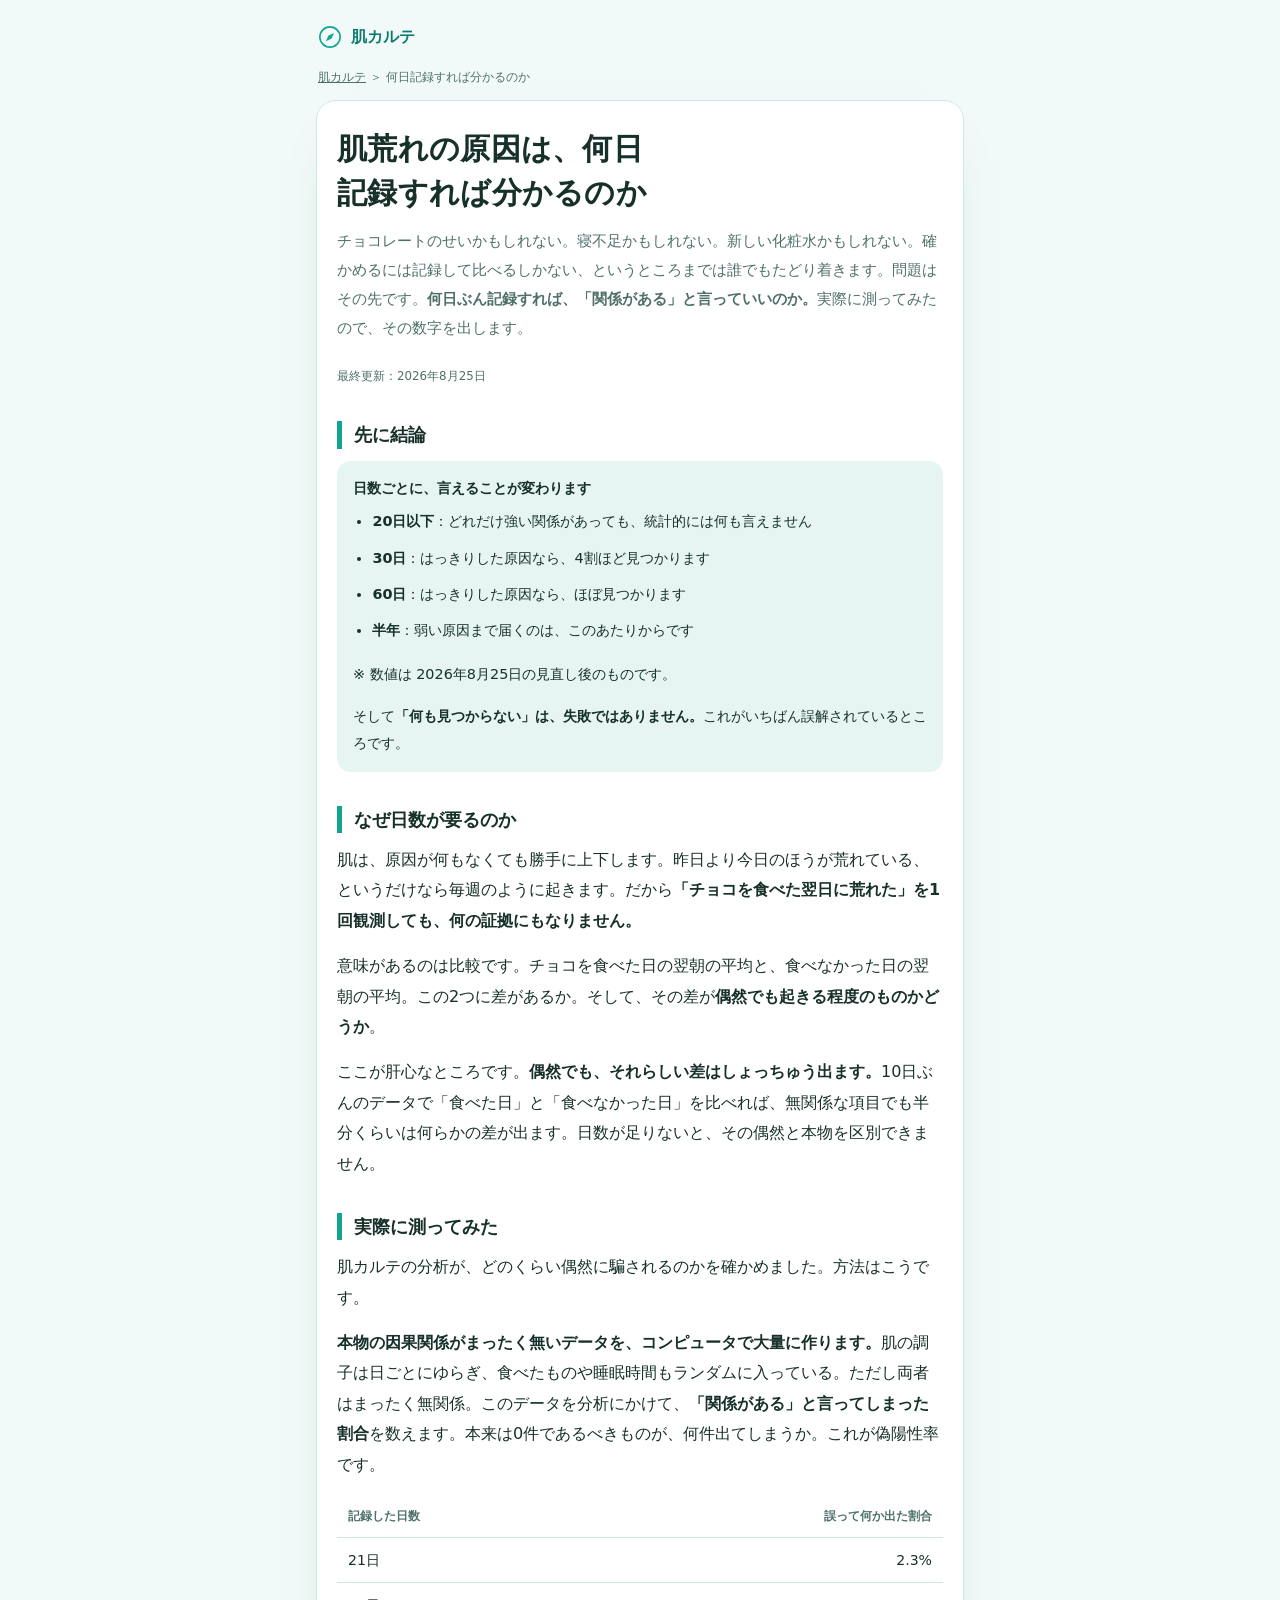
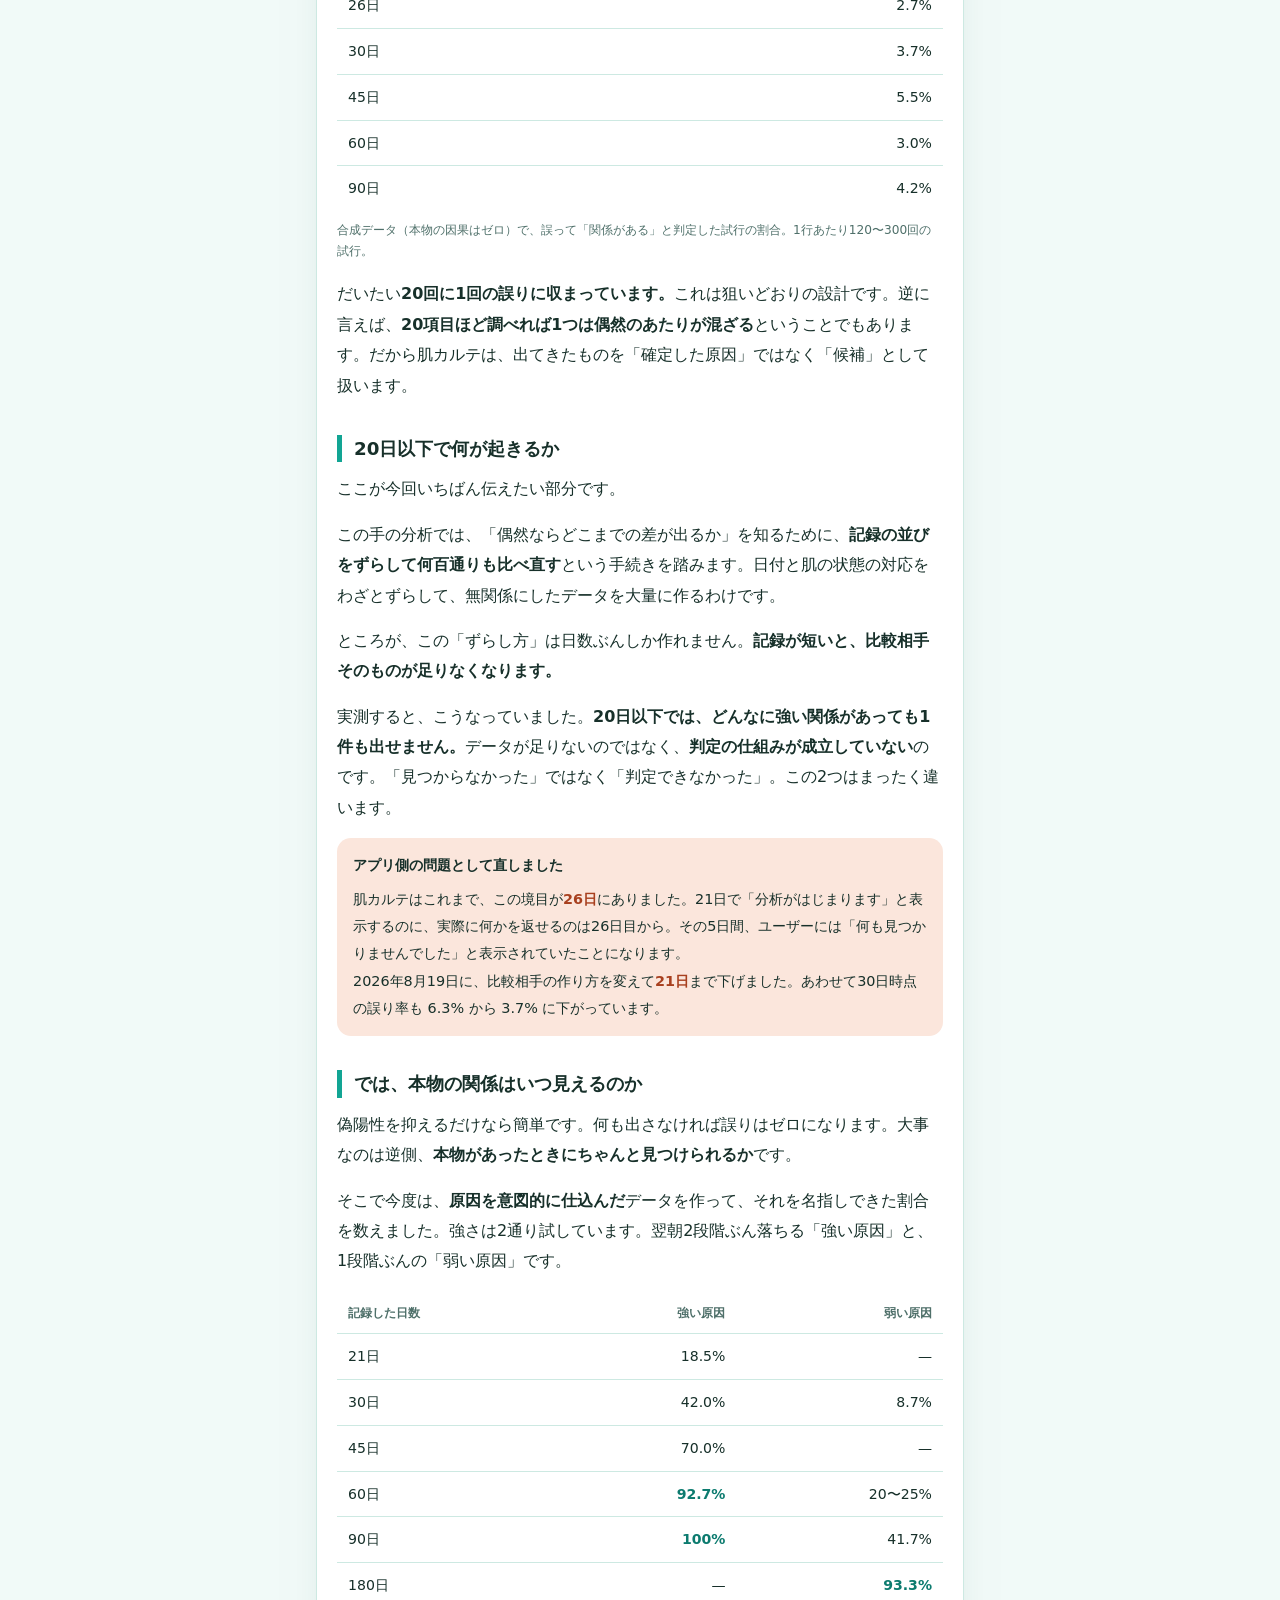
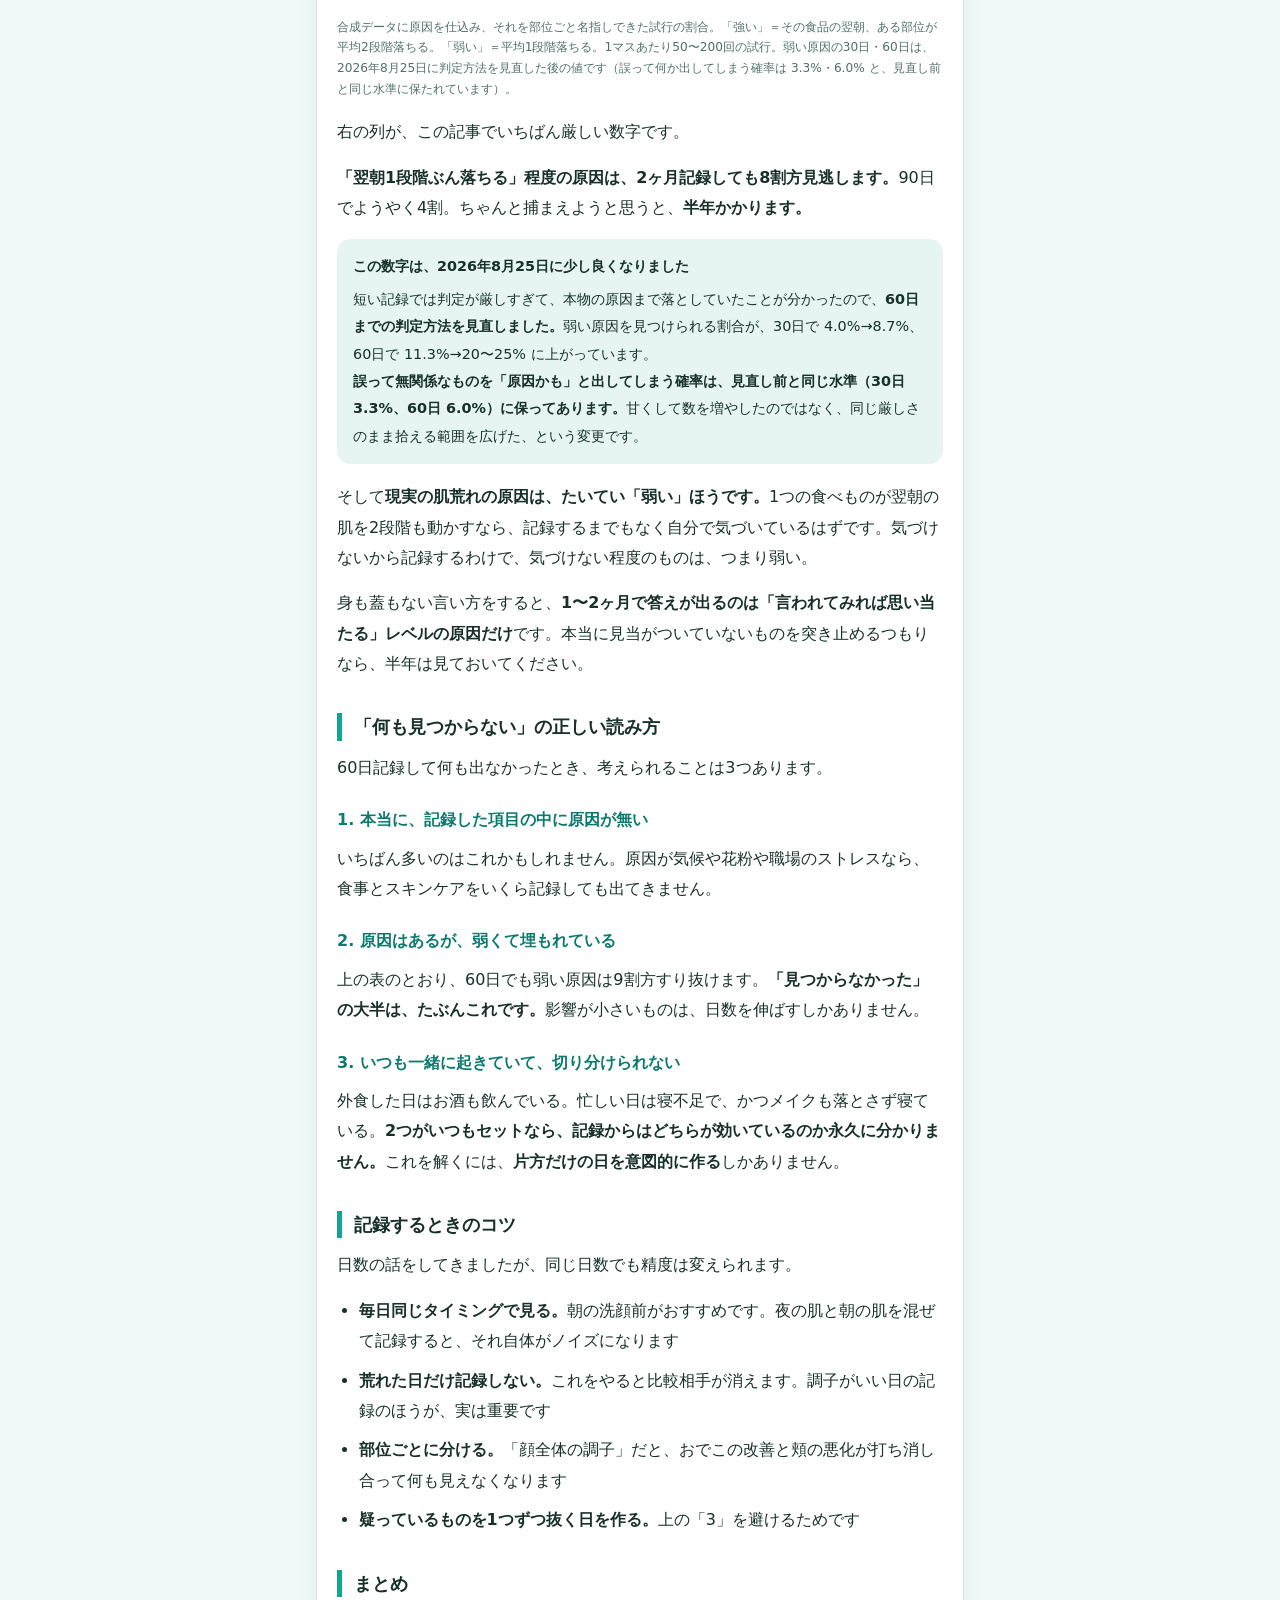
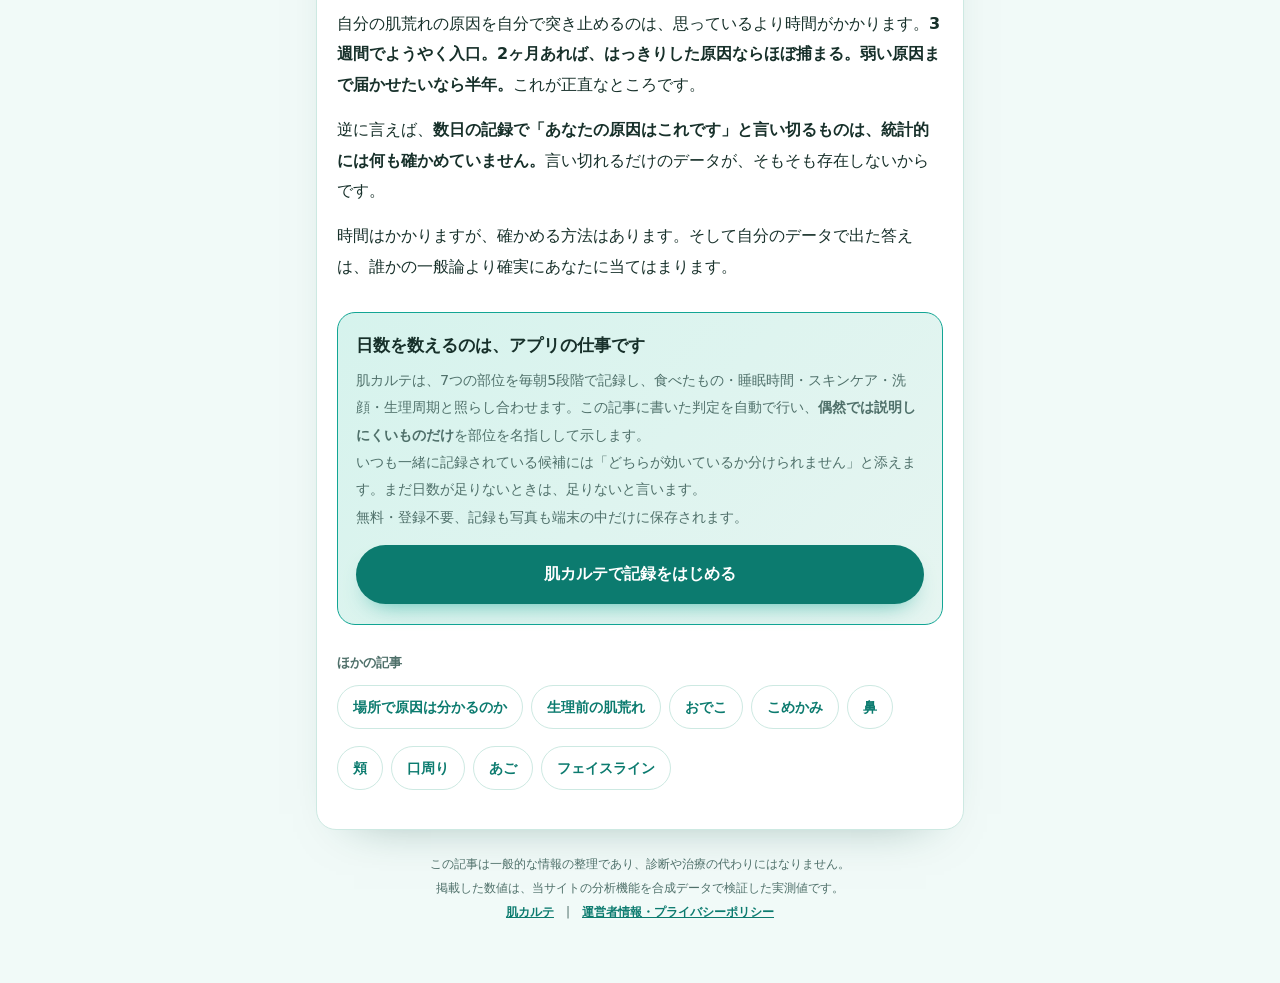
<file: nannichi/index.html>
<!DOCTYPE html>
<html lang="ja">
<head>
<meta charset="UTF-8" />
<meta name="viewport" content="width=device-width, initial-scale=1.0, viewport-fit=cover" />
<title>肌荒れの原因は何日記録すれば分かるのか｜日数別の実測データ</title>
<meta name="description" content="食事や睡眠と肌荒れの関係を自分で確かめたい。では何日記録すればいいのか。実際に測ると、20日以下では統計的に判定すらできず、30日で見つかるのは強い原因の4割だけ。弱い原因まで届くのは半年からでした。日数別の実測値を公開します。" />
<meta name="keywords" content="肌荒れ 原因 特定,記録 何日,食事日記 期間,肌 記録 アプリ,偽陽性,自分で調べる" />
<link rel="canonical" href="https://hadakarte.com/nannichi/" />
<meta name="robots" content="index, follow" />
<meta name="theme-color" content="#12A594" />
<link rel="icon" href="../icon.svg" type="image/svg+xml" />
<link rel="stylesheet" href="../article.css" />
<meta property="og:type" content="article" />
<meta property="og:site_name" content="肌カルテ" />
<meta property="og:title" content="肌荒れの原因は何日記録すれば分かるのか｜日数別の実測データ" />
<meta property="og:description" content="20日以下では判定すらできません。30日で見つかるのは強い原因の4割だけ。弱い原因は半年かかります。日数別の実測値です。" />
<meta property="og:url" content="https://hadakarte.com/nannichi/" />
<meta property="og:image" content="https://hadakarte.com/og.png" />
<meta property="og:locale" content="ja_JP" />
<meta name="twitter:card" content="summary_large_image" />
<meta name="twitter:image" content="https://hadakarte.com/og.png" />
<script type="application/ld+json">
{"@context":"https://schema.org","@type":"BreadcrumbList","itemListElement":[
{"@type":"ListItem","position":1,"name":"肌カルテ","item":"https://hadakarte.com/"},
{"@type":"ListItem","position":2,"name":"肌荒れの原因は何日記録すれば分かるのか","item":"https://hadakarte.com/nannichi/"}]}
</script>
<script type="application/ld+json">
{"@context":"https://schema.org","@type":"Article",
"headline":"肌荒れの原因は何日記録すれば分かるのか｜日数別の実測データ",
"description":"食事や睡眠と肌荒れの関係を自分で確かめたい。では何日記録すればいいのか。実際に測ると、20日以下では統計的に判定すらできず、30日で見つかるのは強い原因の4割だけ。弱い原因まで届くのは半年からでした。日数別の実測値を公開します。",
"inLanguage":"ja",
"image":"https://hadakarte.com/og.png",
"datePublished":"2026-08-19","dateModified":"2026-08-25",
"author":{"@type":"Organization","name":"肌カルテ","url":"https://hadakarte.com/"},
"publisher":{"@type":"Organization","name":"肌カルテ","url":"https://hadakarte.com/","logo":{"@type":"ImageObject","url":"https://hadakarte.com/icon-512.png"}},
"mainEntityOfPage":{"@type":"WebPage","@id":"https://hadakarte.com/nannichi/"}}
</script>
<script>
  /* 計測から外すもの。母数が小さいうちは、自分の確認アクセスが混ざるだけで数字が読めなくなる。
     ① 自動操作のブラウザ（検証用・JSを実行するクローラー）
     ② #toggle-goatcounter を一度開いた端末（GoatCounter 公式の除外。localStorage に残る）
     ③ 本番ドメイン以外（localhost / 127.0.0.1 / file:// など、手元の確認用）
        ③を入れる前は GA4 の表示回数の約26%が localhost だった（2026-08-20 実測）。
     自分の端末を外すには https://hadakarte.com#toggle-goatcounter を開くこと（スマホ・PCそれぞれで）。*/
  var noCount = false;
  try {
    noCount = (location.hostname !== 'hadakarte.com')
           || navigator.webdriver === true
           || localStorage.getItem('skipgc') === 't';
  } catch (e) {}
  if (noCount) window.goatcounter = { no_onload: true, no_events: true };
</script>
<script async src="https://www.googletagmanager.com/gtag/js?id=G-8C3BWE4BTF"></script>
<script>
  window.dataLayer = window.dataLayer || [];
  function gtag(){dataLayer.push(arguments);}
  gtag('js', new Date());
  if (!noCount) gtag('config', 'G-8C3BWE4BTF');
</script>
<script data-goatcounter="https://stylecompass.goatcounter.com/count" async src="//gc.zgo.at/count.js"></script>
</head>
<body>
<div class="wrap">
  <header class="brand">
    <svg viewBox="0 0 32 32" aria-hidden="true">
      <circle cx="16" cy="16" r="13.5" fill="none" stroke="currentColor" stroke-width="2.2"/>
      <path d="M21.5 10.5 L18 18 L10.5 21.5 L14 14 Z" fill="currentColor"/>
    </svg>
    <a href="../">肌カルテ</a>
  </header>
  <nav class="crumb"><a href="../">肌カルテ</a> ＞ 何日記録すれば分かるのか</nav>

  <article>
    <h1>肌荒れの原因は、何日記録すれば分かるのか</h1>
    <p class="lede">チョコレートのせいかもしれない。寝不足かもしれない。新しい化粧水かもしれない。確かめるには記録して比べるしかない、というところまでは誰でもたどり着きます。問題はその先です。<b>何日ぶん記録すれば、「関係がある」と言っていいのか。</b>実際に測ってみたので、その数字を出します。</p>
    <p class="updated">最終更新：2026年8月25日</p>

    <h2>先に結論</h2>
    <div class="note">
      <p class="t">日数ごとに、言えることが変わります</p>
      <ul>
        <li><b>20日以下</b>：どれだけ強い関係があっても、統計的には何も言えません</li>
        <li><b>30日</b>：はっきりした原因なら、4割ほど見つかります</li>
        <li><b>60日</b>：はっきりした原因なら、ほぼ見つかります</li>
        <li><b>半年</b>：弱い原因まで届くのは、このあたりからです</li>
      </ul>
      <p class="d">※ 数値は 2026年8月25日の見直し後のものです。</p>
      <p>そして<strong>「何も見つからない」は、失敗ではありません。</strong>これがいちばん誤解されているところです。</p>
    </div>

    <h2>なぜ日数が要るのか</h2>
    <p>肌は、原因が何もなくても勝手に上下します。昨日より今日のほうが荒れている、というだけなら毎週のように起きます。だから<strong>「チョコを食べた翌日に荒れた」を1回観測しても、何の証拠にもなりません。</strong></p>
    <p>意味があるのは比較です。チョコを食べた日の翌朝の平均と、食べなかった日の翌朝の平均。この2つに差があるか。そして、その差が<b>偶然でも起きる程度のものかどうか</b>。</p>
    <p>ここが肝心なところです。<strong>偶然でも、それらしい差はしょっちゅう出ます。</strong>10日ぶんのデータで「食べた日」と「食べなかった日」を比べれば、無関係な項目でも半分くらいは何らかの差が出ます。日数が足りないと、その偶然と本物を区別できません。</p>

    <h2>実際に測ってみた</h2>
    <p>肌カルテの分析が、どのくらい偶然に騙されるのかを確かめました。方法はこうです。</p>
    <p><strong>本物の因果関係がまったく無いデータを、コンピュータで大量に作ります。</strong>肌の調子は日ごとにゆらぎ、食べたものや睡眠時間もランダムに入っている。ただし両者はまったく無関係。このデータを分析にかけて、<b>「関係がある」と言ってしまった割合</b>を数えます。本来は0件であるべきものが、何件出てしまうか。これが偽陽性率です。</p>

    <div class="tw">
      <table>
        <caption>合成データ（本物の因果はゼロ）で、誤って「関係がある」と判定した試行の割合。1行あたり120〜300回の試行。</caption>
        <thead>
          <tr><th>記録した日数</th><th>誤って何か出た割合</th></tr>
        </thead>
        <tbody>
          <tr><td>21日</td><td>2.3%</td></tr>
          <tr><td>26日</td><td>2.7%</td></tr>
          <tr><td>30日</td><td>3.7%</td></tr>
          <tr><td>45日</td><td>5.5%</td></tr>
          <tr><td>60日</td><td>3.0%</td></tr>
          <tr><td>90日</td><td>4.2%</td></tr>
        </tbody>
      </table>
    </div>

    <p>だいたい<strong>20回に1回の誤りに収まっています。</strong>これは狙いどおりの設計です。逆に言えば、<b>20項目ほど調べれば1つは偶然のあたりが混ざる</b>ということでもあります。だから肌カルテは、出てきたものを「確定した原因」ではなく「候補」として扱います。</p>

    <h2>20日以下で何が起きるか</h2>
    <p>ここが今回いちばん伝えたい部分です。</p>
    <p>この手の分析では、「偶然ならどこまでの差が出るか」を知るために、<strong>記録の並びをずらして何百通りも比べ直す</strong>という手続きを踏みます。日付と肌の状態の対応をわざとずらして、無関係にしたデータを大量に作るわけです。</p>
    <p>ところが、この「ずらし方」は日数ぶんしか作れません。<strong>記録が短いと、比較相手そのものが足りなくなります。</strong></p>
    <p>実測すると、こうなっていました。<b>20日以下では、どんなに強い関係があっても1件も出せません。</b>データが足りないのではなく、<strong>判定の仕組みが成立していない</strong>のです。「見つからなかった」ではなく「判定できなかった」。この2つはまったく違います。</p>

    <div class="note warn">
      <p class="t">アプリ側の問題として直しました</p>
      <p>肌カルテはこれまで、この境目が<b>26日</b>にありました。21日で「分析がはじまります」と表示するのに、実際に何かを返せるのは26日目から。その5日間、ユーザーには「何も見つかりませんでした」と表示されていたことになります。<br>
      2026年8月19日に、比較相手の作り方を変えて<b>21日</b>まで下げました。あわせて30日時点の誤り率も 6.3% から 3.7% に下がっています。</p>
    </div>

    <h2>では、本物の関係はいつ見えるのか</h2>
    <p>偽陽性を抑えるだけなら簡単です。何も出さなければ誤りはゼロになります。大事なのは逆側、<strong>本物があったときにちゃんと見つけられるか</strong>です。</p>
    <p>そこで今度は、<b>原因を意図的に仕込んだ</b>データを作って、それを名指しできた割合を数えました。強さは2通り試しています。翌朝2段階ぶん落ちる「強い原因」と、1段階ぶんの「弱い原因」です。</p>

    <div class="tw">
      <table>
        <caption>合成データに原因を仕込み、それを部位ごと名指しできた試行の割合。「強い」＝その食品の翌朝、ある部位が平均2段階落ちる。「弱い」＝平均1段階落ちる。1マスあたり50〜200回の試行。弱い原因の30日・60日は、2026年8月25日に判定方法を見直した後の値です（誤って何か出してしまう確率は 3.3%・6.0% と、見直し前と同じ水準に保たれています）。</caption>
        <thead>
          <tr><th>記録した日数</th><th>強い原因</th><th>弱い原因</th></tr>
        </thead>
        <tbody>
          <tr><td>21日</td><td class="bad">18.5%</td><td>—</td></tr>
          <tr><td>30日</td><td>42.0%</td><td class="bad">8.7%</td></tr>
          <tr><td>45日</td><td>70.0%</td><td>—</td></tr>
          <tr><td>60日</td><td><b>92.7%</b></td><td class="bad">20〜25%</td></tr>
          <tr><td>90日</td><td><b>100%</b></td><td>41.7%</td></tr>
          <tr><td>180日</td><td>—</td><td><b>93.3%</b></td></tr>
        </tbody>
      </table>
    </div>

    <p>右の列が、この記事でいちばん厳しい数字です。</p>
    <p><strong>「翌朝1段階ぶん落ちる」程度の原因は、2ヶ月記録しても8割方見逃します。</strong>90日でようやく4割。ちゃんと捕まえようと思うと、<b>半年かかります。</b></p>
    <div class="note">
      <p class="t">この数字は、2026年8月25日に少し良くなりました</p>
      <p>短い記録では判定が厳しすぎて、本物の原因まで落としていたことが分かったので、<b>60日までの判定方法を見直しました。</b>弱い原因を見つけられる割合が、30日で 4.0%→8.7%、60日で 11.3%→20〜25% に上がっています。<br>
      <strong>誤って無関係なものを「原因かも」と出してしまう確率は、見直し前と同じ水準（30日 3.3%、60日 6.0%）に保ってあります。</strong>甘くして数を増やしたのではなく、同じ厳しさのまま拾える範囲を広げた、という変更です。</p>
    </div>
    <p>そして<strong>現実の肌荒れの原因は、たいてい「弱い」ほうです。</strong>1つの食べものが翌朝の肌を2段階も動かすなら、記録するまでもなく自分で気づいているはずです。気づけないから記録するわけで、気づけない程度のものは、つまり弱い。</p>
    <p>身も蓋もない言い方をすると、<b>1〜2ヶ月で答えが出るのは「言われてみれば思い当たる」レベルの原因だけ</b>です。本当に見当がついていないものを突き止めるつもりなら、半年は見ておいてください。</p>

    <h2>「何も見つからない」の正しい読み方</h2>
    <p>60日記録して何も出なかったとき、考えられることは3つあります。</p>
    <h3>1. 本当に、記録した項目の中に原因が無い</h3>
    <p>いちばん多いのはこれかもしれません。原因が気候や花粉や職場のストレスなら、食事とスキンケアをいくら記録しても出てきません。</p>
    <h3>2. 原因はあるが、弱くて埋もれている</h3>
    <p>上の表のとおり、60日でも弱い原因は9割方すり抜けます。<strong>「見つからなかった」の大半は、たぶんこれです。</strong>影響が小さいものは、日数を伸ばすしかありません。</p>
    <h3>3. いつも一緒に起きていて、切り分けられない</h3>
    <p>外食した日はお酒も飲んでいる。忙しい日は寝不足で、かつメイクも落とさず寝ている。<strong>2つがいつもセットなら、記録からはどちらが効いているのか永久に分かりません。</strong>これを解くには、<b>片方だけの日を意図的に作る</b>しかありません。</p>

    <h2>記録するときのコツ</h2>
    <p>日数の話をしてきましたが、同じ日数でも精度は変えられます。</p>
    <ul>
      <li><strong>毎日同じタイミングで見る。</strong>朝の洗顔前がおすすめです。夜の肌と朝の肌を混ぜて記録すると、それ自体がノイズになります</li>
      <li><strong>荒れた日だけ記録しない。</strong>これをやると比較相手が消えます。調子がいい日の記録のほうが、実は重要です</li>
      <li><strong>部位ごとに分ける。</strong>「顔全体の調子」だと、おでこの改善と頬の悪化が打ち消し合って何も見えなくなります</li>
      <li><strong>疑っているものを1つずつ抜く日を作る。</strong>上の「3」を避けるためです</li>
    </ul>

    <h2>まとめ</h2>
    <p>自分の肌荒れの原因を自分で突き止めるのは、思っているより時間がかかります。<b>3週間でようやく入口。2ヶ月あれば、はっきりした原因ならほぼ捕まる。弱い原因まで届かせたいなら半年。</b>これが正直なところです。</p>
    <p>逆に言えば、<strong>数日の記録で「あなたの原因はこれです」と言い切るものは、統計的には何も確かめていません。</strong>言い切れるだけのデータが、そもそも存在しないからです。</p>
    <p>時間はかかりますが、確かめる方法はあります。そして自分のデータで出た答えは、誰かの一般論より確実にあなたに当てはまります。</p>

    <div class="cta">
      <h2>日数を数えるのは、アプリの仕事です</h2>
      <p>肌カルテは、7つの部位を毎朝5段階で記録し、食べたもの・睡眠時間・スキンケア・洗顔・生理周期と照らし合わせます。この記事に書いた判定を自動で行い、<b>偶然では説明しにくいものだけ</b>を部位を名指しして示します。<br>
      いつも一緒に記録されている候補には「どちらが効いているか分けられません」と添えます。まだ日数が足りないときは、足りないと言います。<br>
      無料・登録不要、記録も写真も端末の中だけに保存されます。</p>
      <a class="btn" href="../">肌カルテで記録をはじめる</a>
    </div>

    <div class="more">
      <p class="t">ほかの記事</p>
      <ul>
        <li><a href="../basho/">場所で原因は分かるのか</a></li>
        <li><a href="../seiri/">生理前の肌荒れ</a></li>
        <li><a href="../odeko/">おでこ</a></li>
        <li><a href="../komekami/">こめかみ</a></li>
        <li><a href="../hana/">鼻</a></li>
        <li><a href="../hoho/">頬</a></li>
        <li><a href="../kuchimoto/">口周り</a></li>
        <li><a href="../ago/">あご</a></li>
        <li><a href="../faceline/">フェイスライン</a></li>
      </ul>
    </div>
  </article>

  <p class="site-foot">
    この記事は一般的な情報の整理であり、診断や治療の代わりにはなりません。<br>
    掲載した数値は、当サイトの分析機能を合成データで検証した実測値です。<br>
    <a href="../">肌カルテ</a>　|　<a href="/about/">運営者情報・プライバシーポリシー</a>
  </p>
</div>
</body>
</html>
</file>
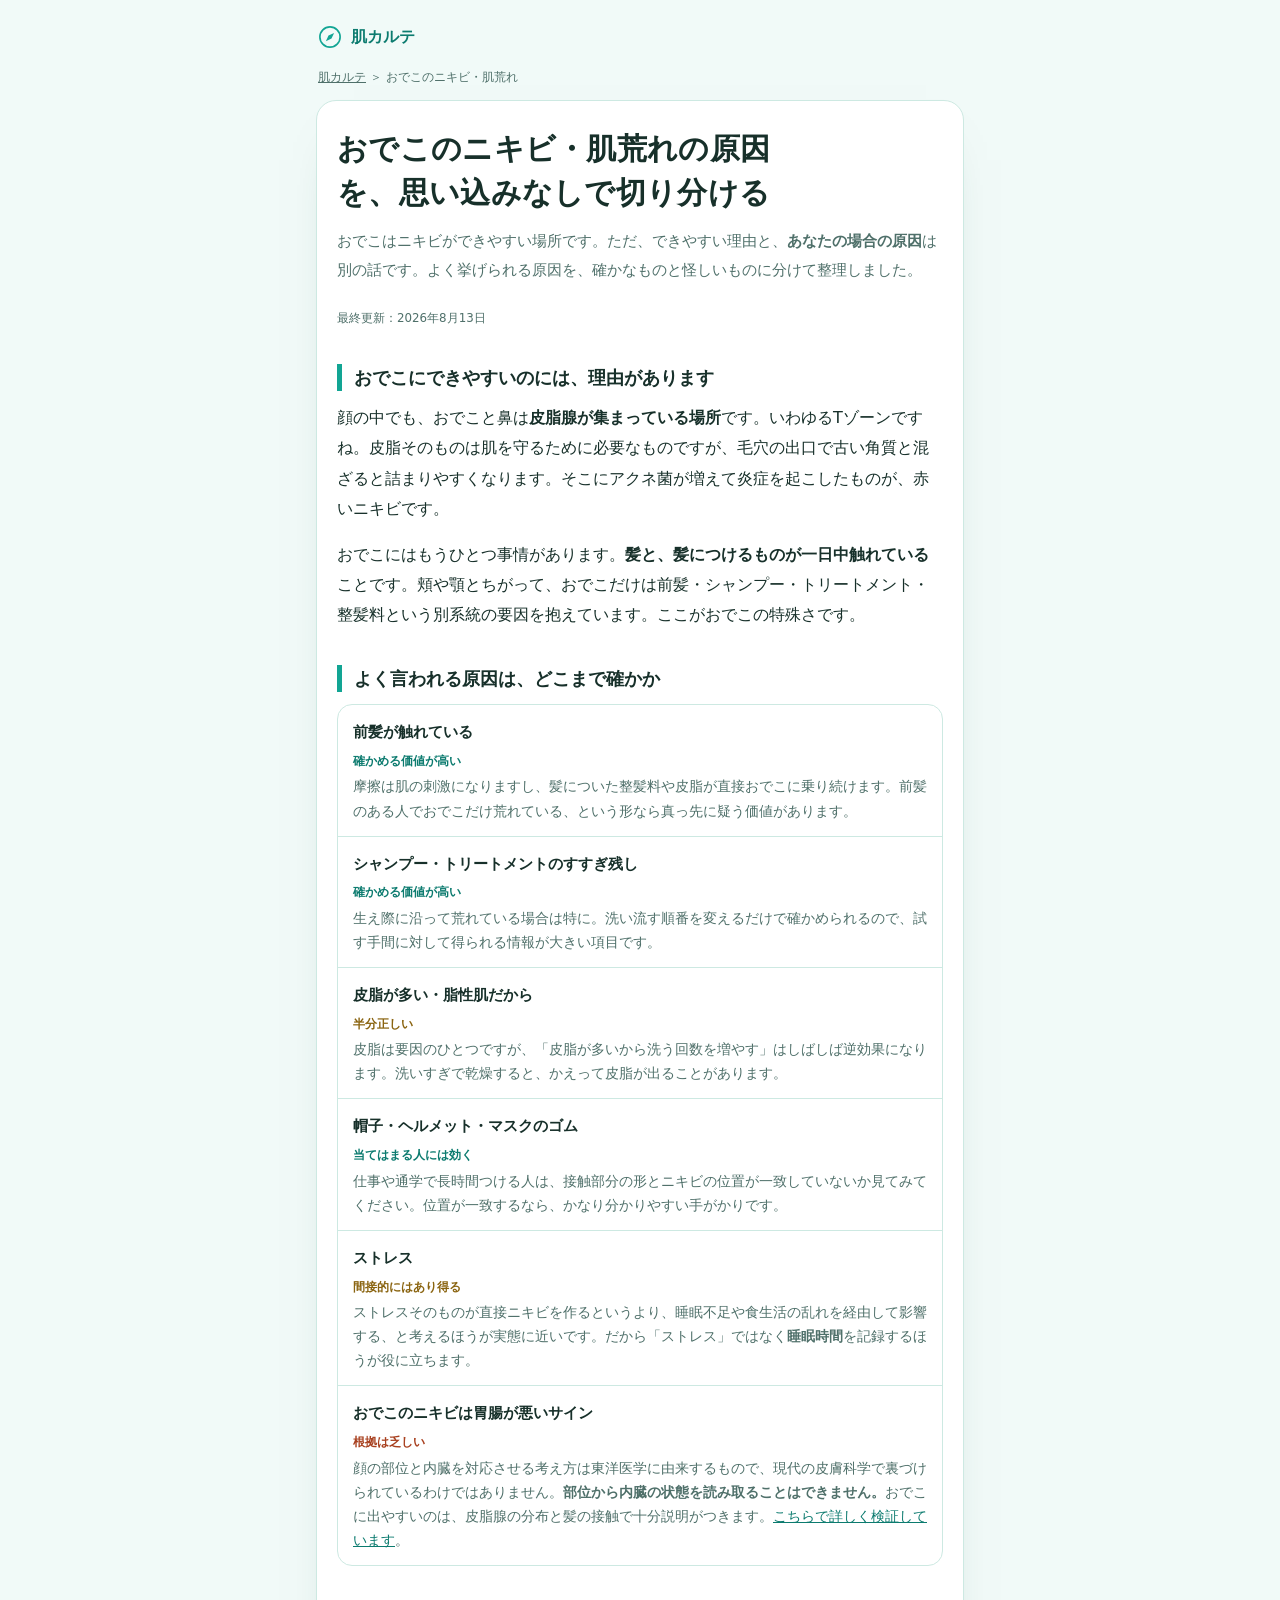
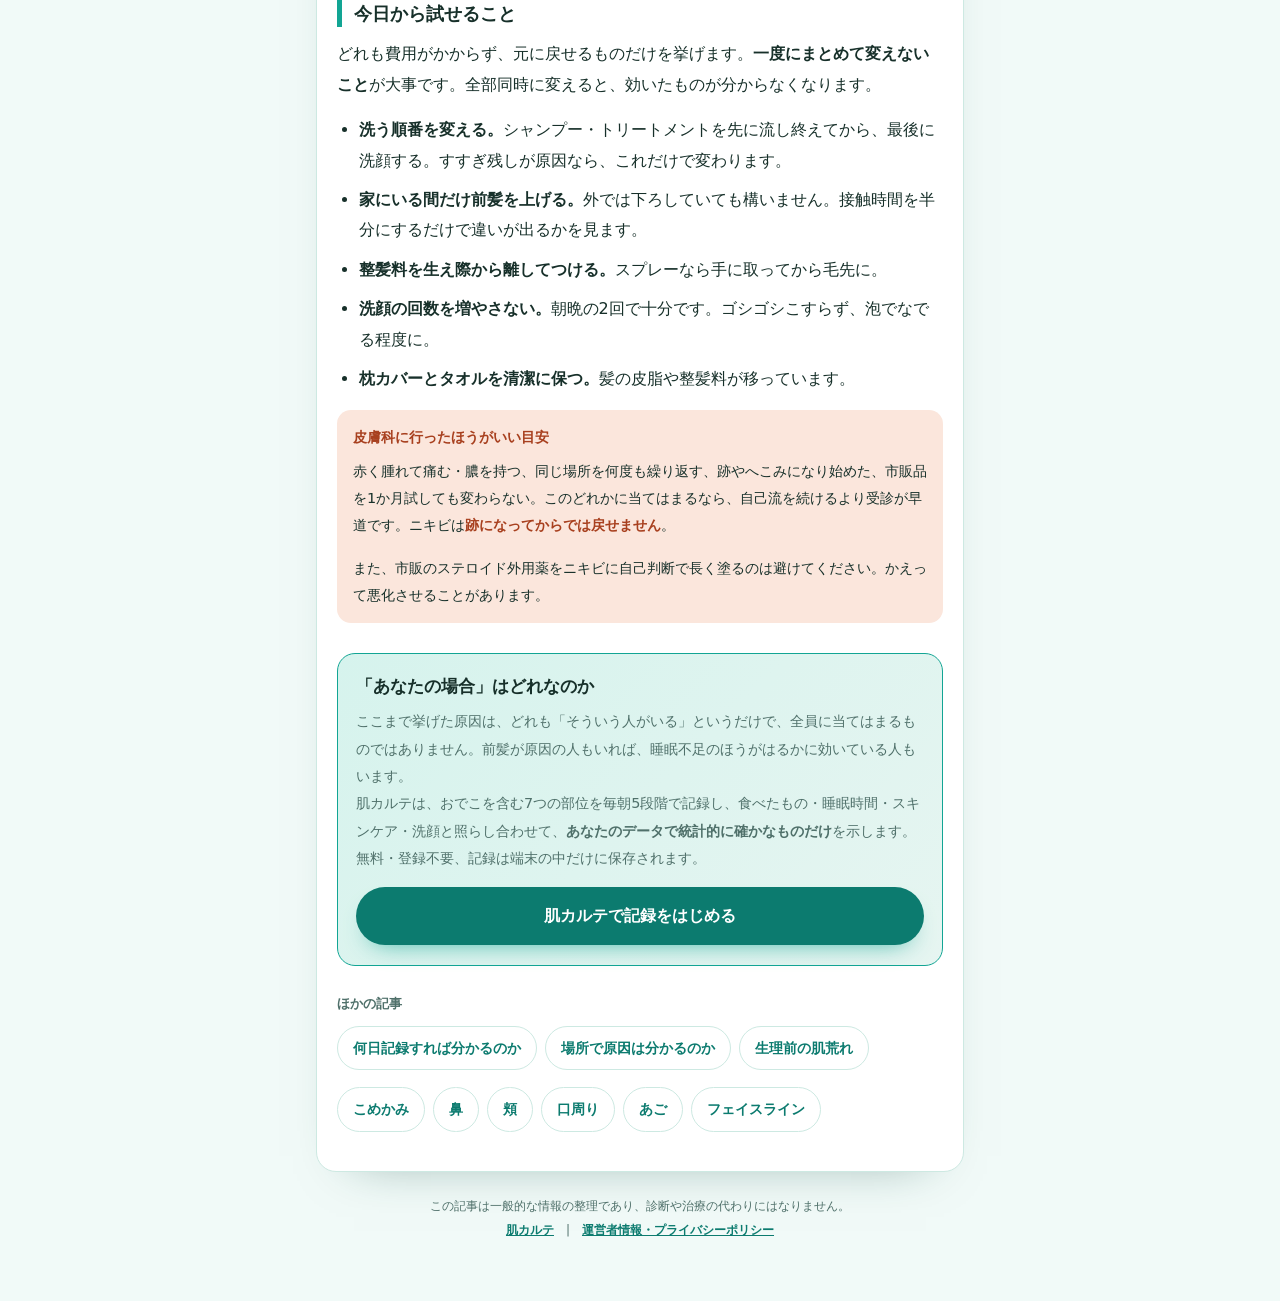
<file: odeko/index.html>
<!DOCTYPE html>
<html lang="ja">
<head>
<meta charset="UTF-8" />
<meta name="viewport" content="width=device-width, initial-scale=1.0, viewport-fit=cover" />
<title>おでこのニキビ・肌荒れの原因｜前髪・シャンプー・皮脂を順に切り分ける</title>
<meta name="description" content="おでこにニキビができやすいのは皮脂腺が多いから。ただし人によって効いている原因は違います。前髪、シャンプーのすすぎ残し、整髪料、皮脂、ストレスのどれが自分に当てはまるのか、確かめ方まで整理しました。" />
<meta name="keywords" content="おでこ ニキビ,額 ニキビ,原因,前髪,シャンプー,皮脂,治らない,繰り返す" />
<link rel="canonical" href="https://hadakarte.com/odeko/" />
<meta name="robots" content="index, follow" />
<meta name="theme-color" content="#12A594" />
<link rel="icon" href="../icon.svg" type="image/svg+xml" />
<link rel="stylesheet" href="../article.css" />
<meta property="og:type" content="article" />
<meta property="og:site_name" content="肌カルテ" />
<meta property="og:title" content="おでこのニキビ・肌荒れの原因｜前髪・シャンプー・皮脂を順に切り分ける" />
<meta property="og:description" content="おでこは皮脂腺が多く、さらに前髪やシャンプーが触れ続ける場所。よく言われる原因のうち、どこまでが確かなのかを整理しました。" />
<meta property="og:url" content="https://hadakarte.com/odeko/" />
<meta property="og:image" content="https://hadakarte.com/og.png" />
<meta property="og:locale" content="ja_JP" />
<meta name="twitter:card" content="summary_large_image" />
<meta name="twitter:image" content="https://hadakarte.com/og.png" />
<script type="application/ld+json">
{"@context":"https://schema.org","@type":"BreadcrumbList","itemListElement":[
{"@type":"ListItem","position":1,"name":"肌カルテ","item":"https://hadakarte.com/"},
{"@type":"ListItem","position":2,"name":"おでこのニキビ・肌荒れの原因","item":"https://hadakarte.com/odeko/"}]}
</script>
<script type="application/ld+json">
{"@context":"https://schema.org","@type":"Article",
"headline":"おでこのニキビ・肌荒れの原因｜前髪・シャンプー・皮脂を順に切り分ける",
"description":"おでこにニキビができやすいのは皮脂腺が多いから。ただし人によって効いている原因は違います。前髪、シャンプーのすすぎ残し、整髪料、皮脂、ストレスのどれが自分に当てはまるのか、確かめ方まで整理しました。",
"inLanguage":"ja",
"image":"https://hadakarte.com/og.png",
"datePublished":"2026-08-13","dateModified":"2026-08-19",
"author":{"@type":"Organization","name":"肌カルテ","url":"https://hadakarte.com/"},
"publisher":{"@type":"Organization","name":"肌カルテ","url":"https://hadakarte.com/","logo":{"@type":"ImageObject","url":"https://hadakarte.com/icon-512.png"}},
"mainEntityOfPage":{"@type":"WebPage","@id":"https://hadakarte.com/odeko/"}}
</script>
<script>
  /* 計測から外すもの。母数が小さいうちは、自分の確認アクセスが混ざるだけで数字が読めなくなる。
     ① 自動操作のブラウザ（検証用・JSを実行するクローラー）
     ② #toggle-goatcounter を一度開いた端末（GoatCounter 公式の除外。localStorage に残る）
     ③ 本番ドメイン以外（localhost / 127.0.0.1 / file:// など、手元の確認用）
        ③を入れる前は GA4 の表示回数の約26%が localhost だった（2026-08-20 実測）。
     自分の端末を外すには https://hadakarte.com#toggle-goatcounter を開くこと（スマホ・PCそれぞれで）。*/
  var noCount = false;
  try {
    noCount = (location.hostname !== 'hadakarte.com')
           || navigator.webdriver === true
           || localStorage.getItem('skipgc') === 't';
  } catch (e) {}
  if (noCount) window.goatcounter = { no_onload: true, no_events: true };
</script>
<script async src="https://www.googletagmanager.com/gtag/js?id=G-8C3BWE4BTF"></script>
<script>
  window.dataLayer = window.dataLayer || [];
  function gtag(){dataLayer.push(arguments);}
  gtag('js', new Date());
  if (!noCount) gtag('config', 'G-8C3BWE4BTF');
</script>
<script data-goatcounter="https://stylecompass.goatcounter.com/count" async src="//gc.zgo.at/count.js"></script>
</head>
<body>
<div class="wrap">
  <header class="brand">
    <svg viewBox="0 0 32 32" aria-hidden="true">
      <circle cx="16" cy="16" r="13.5" fill="none" stroke="currentColor" stroke-width="2.2"/>
      <path d="M21.5 10.5 L18 18 L10.5 21.5 L14 14 Z" fill="currentColor"/>
    </svg>
    <a href="../">肌カルテ</a>
  </header>
  <nav class="crumb"><a href="../">肌カルテ</a> ＞ おでこのニキビ・肌荒れ</nav>

  <article>
    <h1>おでこのニキビ・肌荒れの原因を、思い込みなしで切り分ける</h1>
    <p class="lede">おでこはニキビができやすい場所です。ただ、できやすい理由と、<b>あなたの場合の原因</b>は別の話です。よく挙げられる原因を、確かなものと怪しいものに分けて整理しました。</p>
    <p class="updated">最終更新：2026年8月13日</p>

    <h2>おでこにできやすいのには、理由があります</h2>
    <p>顔の中でも、おでこと鼻は<strong>皮脂腺が集まっている場所</strong>です。いわゆるTゾーンですね。皮脂そのものは肌を守るために必要なものですが、毛穴の出口で古い角質と混ざると詰まりやすくなります。そこにアクネ菌が増えて炎症を起こしたものが、赤いニキビです。</p>
    <p>おでこにはもうひとつ事情があります。<strong>髪と、髪につけるものが一日中触れている</strong>ことです。頬や顎とちがって、おでこだけは前髪・シャンプー・トリートメント・整髪料という別系統の要因を抱えています。ここがおでこの特殊さです。</p>

    <h2>よく言われる原因は、どこまで確かか</h2>
    <div class="truth">
      <div class="row">
        <span class="claim">前髪が触れている</span>
        <span class="verdict v-yes">確かめる価値が高い</span>
        <span class="why">摩擦は肌の刺激になりますし、髪についた整髪料や皮脂が直接おでこに乗り続けます。前髪のある人でおでこだけ荒れている、という形なら真っ先に疑う価値があります。</span>
      </div>
      <div class="row">
        <span class="claim">シャンプー・トリートメントのすすぎ残し</span>
        <span class="verdict v-yes">確かめる価値が高い</span>
        <span class="why">生え際に沿って荒れている場合は特に。洗い流す順番を変えるだけで確かめられるので、試す手間に対して得られる情報が大きい項目です。</span>
      </div>
      <div class="row">
        <span class="claim">皮脂が多い・脂性肌だから</span>
        <span class="verdict v-maybe">半分正しい</span>
        <span class="why">皮脂は要因のひとつですが、「皮脂が多いから洗う回数を増やす」はしばしば逆効果になります。洗いすぎで乾燥すると、かえって皮脂が出ることがあります。</span>
      </div>
      <div class="row">
        <span class="claim">帽子・ヘルメット・マスクのゴム</span>
        <span class="verdict v-yes">当てはまる人には効く</span>
        <span class="why">仕事や通学で長時間つける人は、接触部分の形とニキビの位置が一致していないか見てみてください。位置が一致するなら、かなり分かりやすい手がかりです。</span>
      </div>
      <div class="row">
        <span class="claim">ストレス</span>
        <span class="verdict v-maybe">間接的にはあり得る</span>
        <span class="why">ストレスそのものが直接ニキビを作るというより、睡眠不足や食生活の乱れを経由して影響する、と考えるほうが実態に近いです。だから「ストレス」ではなく<b>睡眠時間</b>を記録するほうが役に立ちます。</span>
      </div>
      <div class="row">
        <span class="claim">おでこのニキビは胃腸が悪いサイン</span>
        <span class="verdict v-no">根拠は乏しい</span>
        <span class="why">顔の部位と内臓を対応させる考え方は東洋医学に由来するもので、現代の皮膚科学で裏づけられているわけではありません。<b>部位から内臓の状態を読み取ることはできません。</b>おでこに出やすいのは、皮脂腺の分布と髪の接触で十分説明がつきます。<a href="../basho/">こちらで詳しく検証しています</a>。</span>
      </div>
    </div>

    <h2>今日から試せること</h2>
    <p>どれも費用がかからず、元に戻せるものだけを挙げます。<strong>一度にまとめて変えないこと</strong>が大事です。全部同時に変えると、効いたものが分からなくなります。</p>
    <ul>
      <li><strong>洗う順番を変える。</strong>シャンプー・トリートメントを先に流し終えてから、最後に洗顔する。すすぎ残しが原因なら、これだけで変わります。</li>
      <li><strong>家にいる間だけ前髪を上げる。</strong>外では下ろしていても構いません。接触時間を半分にするだけで違いが出るかを見ます。</li>
      <li><strong>整髪料を生え際から離してつける。</strong>スプレーなら手に取ってから毛先に。</li>
      <li><strong>洗顔の回数を増やさない。</strong>朝晩の2回で十分です。ゴシゴシこすらず、泡でなでる程度に。</li>
      <li><strong>枕カバーとタオルを清潔に保つ。</strong>髪の皮脂や整髪料が移っています。</li>
    </ul>

    <div class="note warn">
      <p class="t"><b>皮膚科に行ったほうがいい目安</b></p>
      <p>赤く腫れて痛む・膿を持つ、同じ場所を何度も繰り返す、跡やへこみになり始めた、市販品を1か月試しても変わらない。このどれかに当てはまるなら、自己流を続けるより受診が早道です。ニキビは<b>跡になってからでは戻せません</b>。</p>
      <p>また、市販のステロイド外用薬をニキビに自己判断で長く塗るのは避けてください。かえって悪化させることがあります。</p>
    </div>

    <div class="cta">
      <h2>「あなたの場合」はどれなのか</h2>
      <p>ここまで挙げた原因は、どれも「そういう人がいる」というだけで、全員に当てはまるものではありません。前髪が原因の人もいれば、睡眠不足のほうがはるかに効いている人もいます。<br>
      肌カルテは、おでこを含む7つの部位を毎朝5段階で記録し、食べたもの・睡眠時間・スキンケア・洗顔と照らし合わせて、<b>あなたのデータで統計的に確かなものだけ</b>を示します。無料・登録不要、記録は端末の中だけに保存されます。</p>
      <a class="btn" href="../">肌カルテで記録をはじめる</a>
    </div>

    <div class="more">
      <p class="t">ほかの記事</p>
      <ul>
        <li><a href="../nannichi/">何日記録すれば分かるのか</a></li>
        <li><a href="../basho/">場所で原因は分かるのか</a></li>
        <li><a href="../seiri/">生理前の肌荒れ</a></li>
        <li><a href="../komekami/">こめかみ</a></li>
        <li><a href="../hana/">鼻</a></li>
        <li><a href="../hoho/">頬</a></li>
        <li><a href="../kuchimoto/">口周り</a></li>
        <li><a href="../ago/">あご</a></li>
        <li><a href="../faceline/">フェイスライン</a></li>
      </ul>
    </div>
  </article>

  <p class="site-foot">
    この記事は一般的な情報の整理であり、診断や治療の代わりにはなりません。<br>
    <a href="../">肌カルテ</a>　|　<a href="/about/">運営者情報・プライバシーポリシー</a>
  </p>
</div>
</body>
</html>
</file>
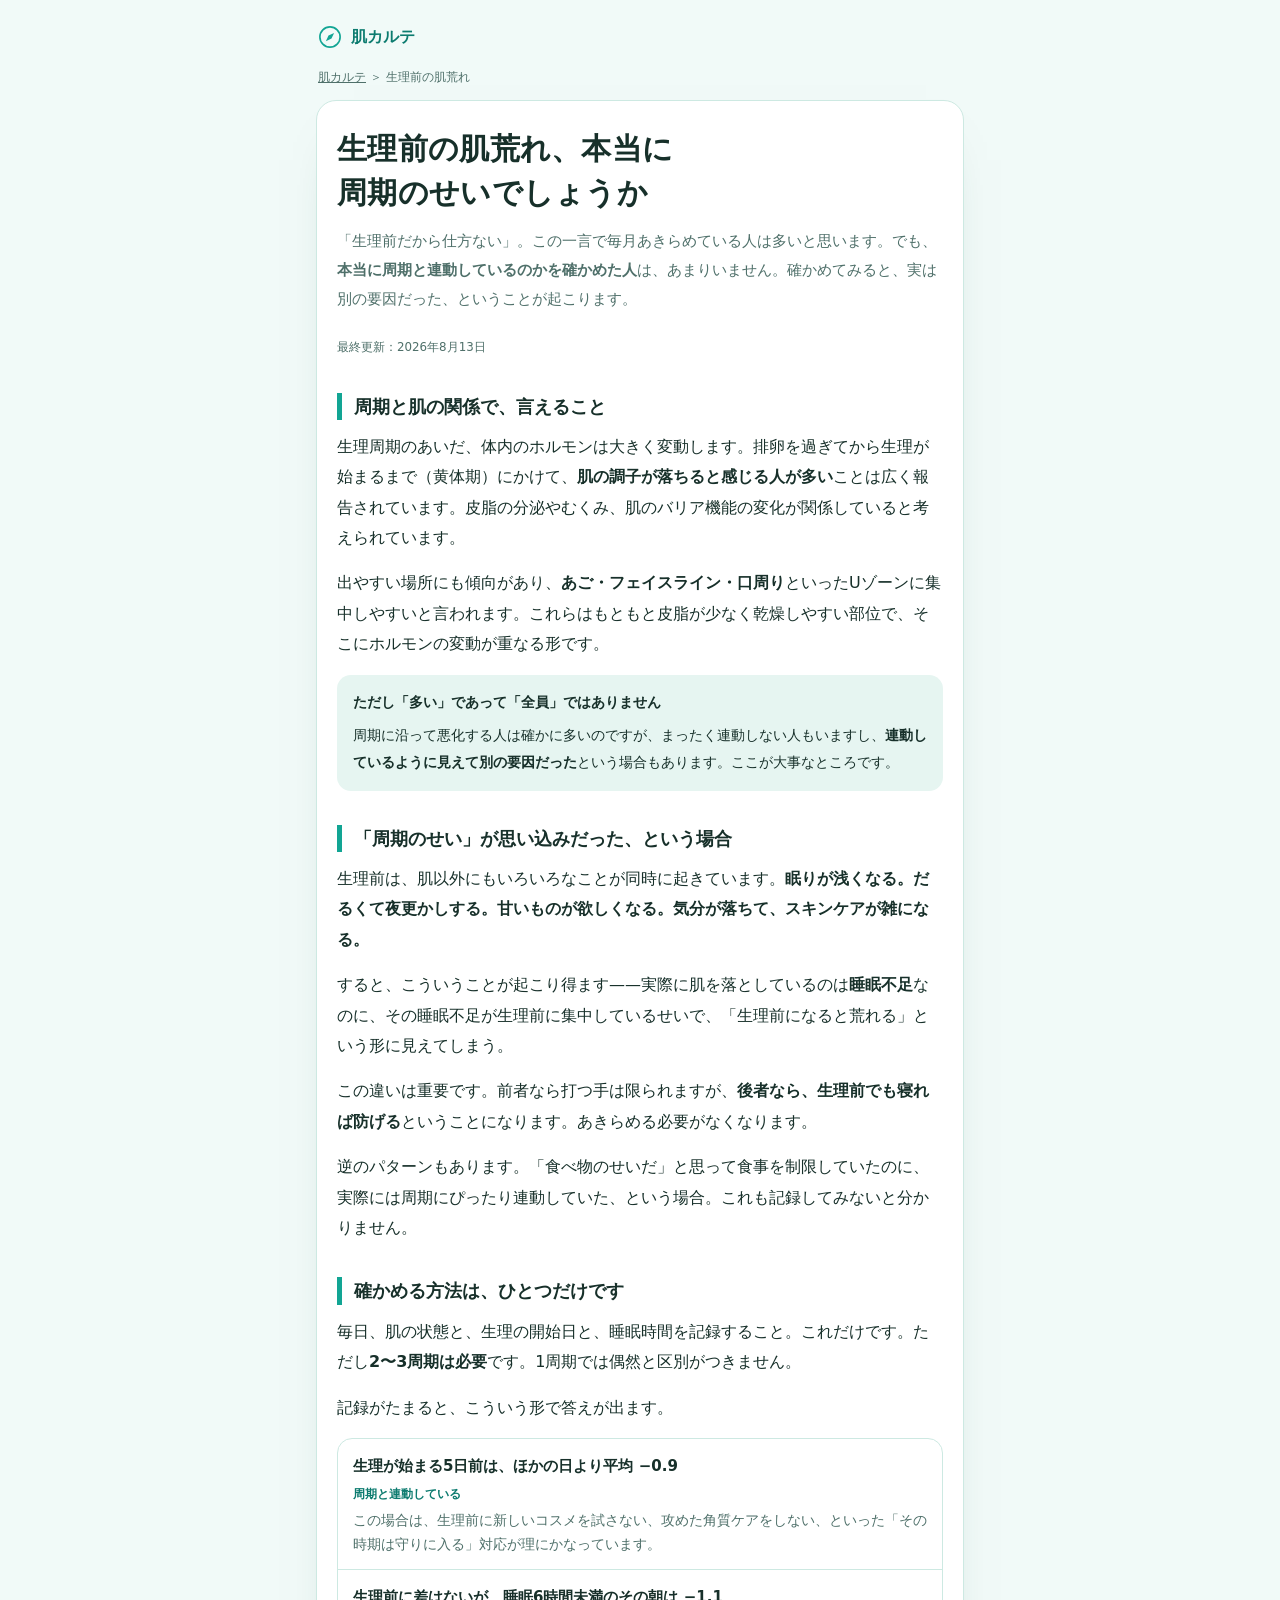
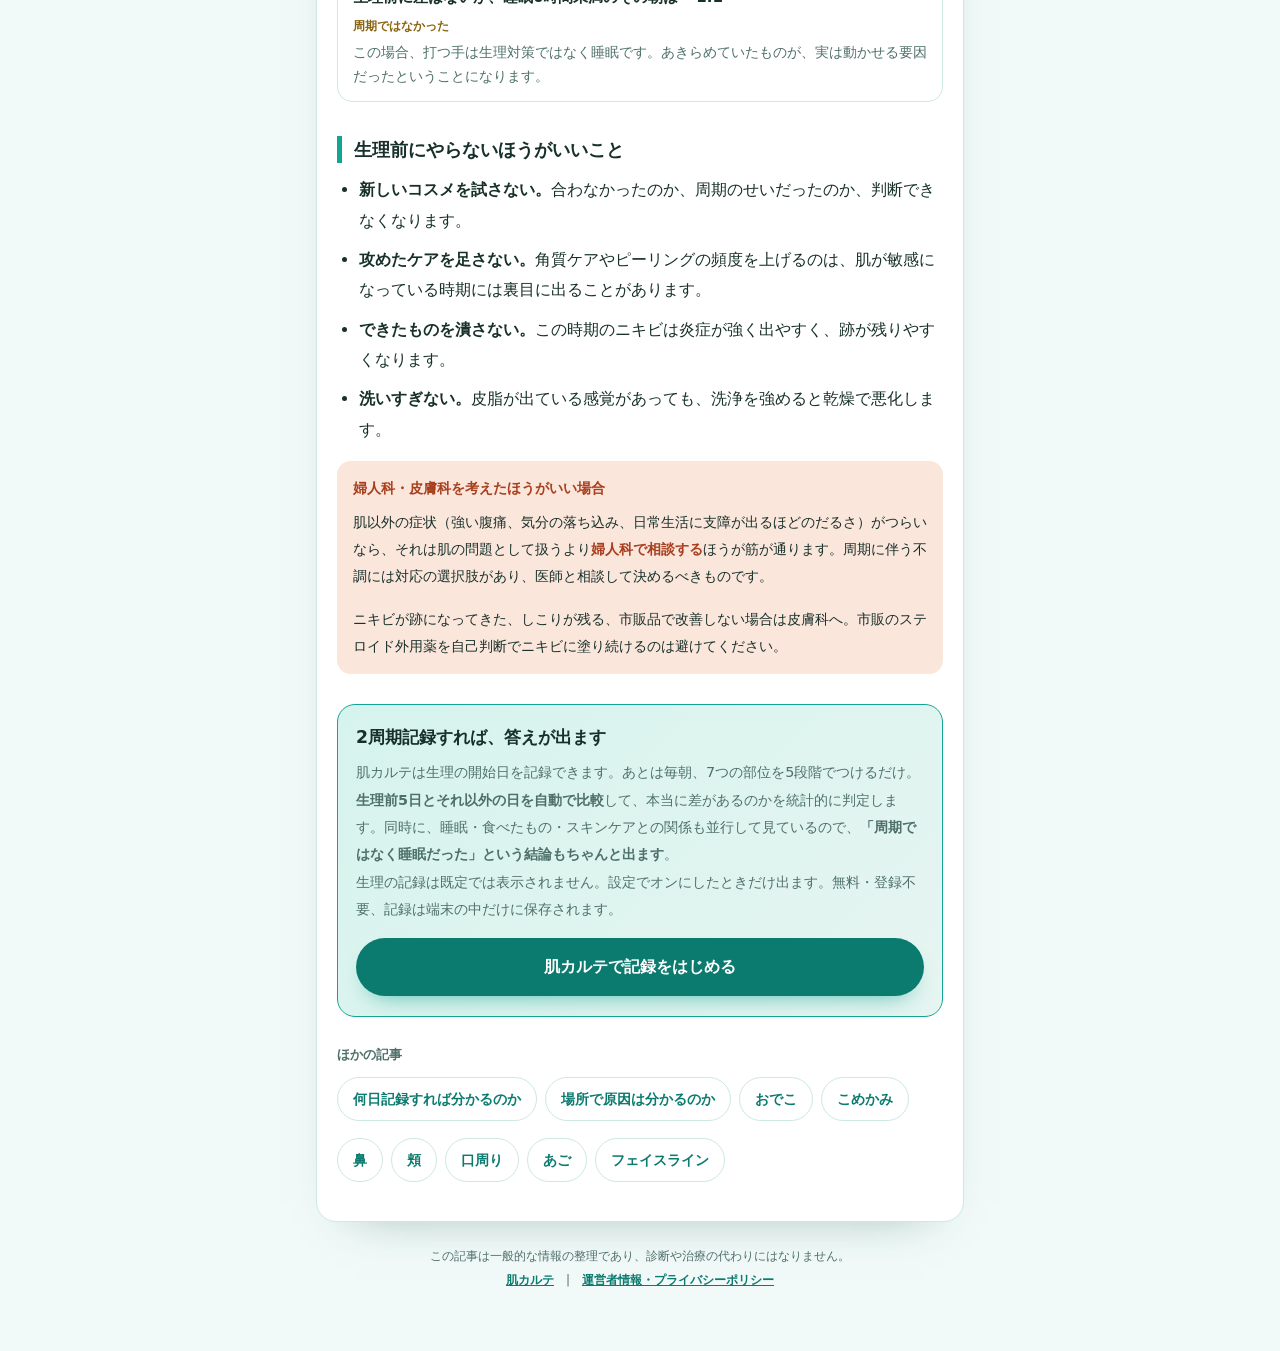
<file: seiri/index.html>
<!DOCTYPE html>
<html lang="ja">
<head>
<meta charset="UTF-8" />
<meta name="viewport" content="width=device-width, initial-scale=1.0, viewport-fit=cover" />
<title>生理前の肌荒れ｜本当に周期のせいなのか、確かめる方法</title>
<meta name="description" content="生理前に決まって荒れる、と思っていても、実は睡眠不足のほうが効いていることがあります。周期と肌の関係で言えること・言えないことを整理し、自分の場合を確かめる方法まで説明します。" />
<meta name="keywords" content="生理前 肌荒れ,生理前 ニキビ,PMS 肌,周期,黄体期,あご ニキビ,原因" />
<link rel="canonical" href="https://hadakarte.com/seiri/" />
<meta name="robots" content="index, follow" />
<meta name="theme-color" content="#12A594" />
<link rel="icon" href="../icon.svg" type="image/svg+xml" />
<link rel="stylesheet" href="../article.css" />
<meta property="og:type" content="article" />
<meta property="og:site_name" content="肌カルテ" />
<meta property="og:title" content="生理前の肌荒れ｜本当に周期のせいなのか、確かめる方法" />
<meta property="og:description" content="生理前に決まって荒れる、と思っていても、実は睡眠不足のほうが効いていることがあります。自分の場合を確かめる方法まで。" />
<meta property="og:url" content="https://hadakarte.com/seiri/" />
<meta property="og:image" content="https://hadakarte.com/og.png" />
<meta property="og:locale" content="ja_JP" />
<meta name="twitter:card" content="summary_large_image" />
<meta name="twitter:image" content="https://hadakarte.com/og.png" />
<script type="application/ld+json">
{"@context":"https://schema.org","@type":"BreadcrumbList","itemListElement":[
{"@type":"ListItem","position":1,"name":"肌カルテ","item":"https://hadakarte.com/"},
{"@type":"ListItem","position":2,"name":"生理前の肌荒れ","item":"https://hadakarte.com/seiri/"}]}
</script>
<script type="application/ld+json">
{"@context":"https://schema.org","@type":"Article",
"headline":"生理前の肌荒れ｜本当に周期のせいなのか、確かめる方法",
"description":"生理前に決まって荒れる、と思っていても、実は睡眠不足のほうが効いていることがあります。周期と肌の関係で言えること・言えないことを整理し、自分の場合を確かめる方法まで説明します。",
"inLanguage":"ja",
"image":"https://hadakarte.com/og.png",
"datePublished":"2026-08-13","dateModified":"2026-08-19",
"author":{"@type":"Organization","name":"肌カルテ","url":"https://hadakarte.com/"},
"publisher":{"@type":"Organization","name":"肌カルテ","url":"https://hadakarte.com/","logo":{"@type":"ImageObject","url":"https://hadakarte.com/icon-512.png"}},
"mainEntityOfPage":{"@type":"WebPage","@id":"https://hadakarte.com/seiri/"}}
</script>
<script>
  /* 計測から外すもの。母数が小さいうちは、自分の確認アクセスが混ざるだけで数字が読めなくなる。
     ① 自動操作のブラウザ（検証用・JSを実行するクローラー）
     ② #toggle-goatcounter を一度開いた端末（GoatCounter 公式の除外。localStorage に残る）
     ③ 本番ドメイン以外（localhost / 127.0.0.1 / file:// など、手元の確認用）
        ③を入れる前は GA4 の表示回数の約26%が localhost だった（2026-08-20 実測）。
     自分の端末を外すには https://hadakarte.com#toggle-goatcounter を開くこと（スマホ・PCそれぞれで）。*/
  var noCount = false;
  try {
    noCount = (location.hostname !== 'hadakarte.com')
           || navigator.webdriver === true
           || localStorage.getItem('skipgc') === 't';
  } catch (e) {}
  if (noCount) window.goatcounter = { no_onload: true, no_events: true };
</script>
<script async src="https://www.googletagmanager.com/gtag/js?id=G-8C3BWE4BTF"></script>
<script>
  window.dataLayer = window.dataLayer || [];
  function gtag(){dataLayer.push(arguments);}
  gtag('js', new Date());
  if (!noCount) gtag('config', 'G-8C3BWE4BTF');
</script>
<script data-goatcounter="https://stylecompass.goatcounter.com/count" async src="//gc.zgo.at/count.js"></script>
</head>
<body>
<div class="wrap">
  <header class="brand">
    <svg viewBox="0 0 32 32" aria-hidden="true">
      <circle cx="16" cy="16" r="13.5" fill="none" stroke="currentColor" stroke-width="2.2"/>
      <path d="M21.5 10.5 L18 18 L10.5 21.5 L14 14 Z" fill="currentColor"/>
    </svg>
    <a href="../">肌カルテ</a>
  </header>
  <nav class="crumb"><a href="../">肌カルテ</a> ＞ 生理前の肌荒れ</nav>

  <article>
    <h1>生理前の肌荒れ、本当に周期のせいでしょうか</h1>
    <p class="lede">「生理前だから仕方ない」。この一言で毎月あきらめている人は多いと思います。でも、<b>本当に周期と連動しているのかを確かめた人</b>は、あまりいません。確かめてみると、実は別の要因だった、ということが起こります。</p>
    <p class="updated">最終更新：2026年8月13日</p>

    <h2>周期と肌の関係で、言えること</h2>
    <p>生理周期のあいだ、体内のホルモンは大きく変動します。排卵を過ぎてから生理が始まるまで（黄体期）にかけて、<strong>肌の調子が落ちると感じる人が多い</strong>ことは広く報告されています。皮脂の分泌やむくみ、肌のバリア機能の変化が関係していると考えられています。</p>
    <p>出やすい場所にも傾向があり、<strong>あご・フェイスライン・口周り</strong>といったUゾーンに集中しやすいと言われます。これらはもともと皮脂が少なく乾燥しやすい部位で、そこにホルモンの変動が重なる形です。</p>

    <div class="note">
      <p class="t">ただし「多い」であって「全員」ではありません</p>
      <p>周期に沿って悪化する人は確かに多いのですが、まったく連動しない人もいますし、<b>連動しているように見えて別の要因だった</b>という場合もあります。ここが大事なところです。</p>
    </div>

    <h2>「周期のせい」が思い込みだった、という場合</h2>
    <p>生理前は、肌以外にもいろいろなことが同時に起きています。<strong>眠りが浅くなる。だるくて夜更かしする。甘いものが欲しくなる。気分が落ちて、スキンケアが雑になる。</strong></p>
    <p>すると、こういうことが起こり得ます——実際に肌を落としているのは<strong>睡眠不足</strong>なのに、その睡眠不足が生理前に集中しているせいで、「生理前になると荒れる」という形に見えてしまう。</p>
    <p>この違いは重要です。前者なら打つ手は限られますが、<strong>後者なら、生理前でも寝れば防げる</strong>ということになります。あきらめる必要がなくなります。</p>
    <p>逆のパターンもあります。「食べ物のせいだ」と思って食事を制限していたのに、実際には周期にぴったり連動していた、という場合。これも記録してみないと分かりません。</p>

    <h2>確かめる方法は、ひとつだけです</h2>
    <p>毎日、肌の状態と、生理の開始日と、睡眠時間を記録すること。これだけです。ただし<strong>2〜3周期は必要</strong>です。1周期では偶然と区別がつきません。</p>
    <p>記録がたまると、こういう形で答えが出ます。</p>
    <div class="truth">
      <div class="row">
        <span class="claim">生理が始まる5日前は、ほかの日より平均 −0.9</span>
        <span class="verdict v-yes">周期と連動している</span>
        <span class="why">この場合は、生理前に新しいコスメを試さない、攻めた角質ケアをしない、といった「その時期は守りに入る」対応が理にかなっています。</span>
      </div>
      <div class="row">
        <span class="claim">生理前に差はないが、睡眠6時間未満のその朝は −1.1</span>
        <span class="verdict v-maybe">周期ではなかった</span>
        <span class="why">この場合、打つ手は生理対策ではなく睡眠です。あきらめていたものが、実は動かせる要因だったということになります。</span>
      </div>
    </div>

    <h2>生理前にやらないほうがいいこと</h2>
    <ul>
      <li><strong>新しいコスメを試さない。</strong>合わなかったのか、周期のせいだったのか、判断できなくなります。</li>
      <li><strong>攻めたケアを足さない。</strong>角質ケアやピーリングの頻度を上げるのは、肌が敏感になっている時期には裏目に出ることがあります。</li>
      <li><strong>できたものを潰さない。</strong>この時期のニキビは炎症が強く出やすく、跡が残りやすくなります。</li>
      <li><strong>洗いすぎない。</strong>皮脂が出ている感覚があっても、洗浄を強めると乾燥で悪化します。</li>
    </ul>

    <div class="note warn">
      <p class="t"><b>婦人科・皮膚科を考えたほうがいい場合</b></p>
      <p>肌以外の症状（強い腹痛、気分の落ち込み、日常生活に支障が出るほどのだるさ）がつらいなら、それは肌の問題として扱うより<b>婦人科で相談する</b>ほうが筋が通ります。周期に伴う不調には対応の選択肢があり、医師と相談して決めるべきものです。</p>
      <p>ニキビが跡になってきた、しこりが残る、市販品で改善しない場合は皮膚科へ。市販のステロイド外用薬を自己判断でニキビに塗り続けるのは避けてください。</p>
    </div>

    <div class="cta">
      <h2>2周期記録すれば、答えが出ます</h2>
      <p>肌カルテは生理の開始日を記録できます。あとは毎朝、7つの部位を5段階でつけるだけ。<b>生理前5日とそれ以外の日を自動で比較</b>して、本当に差があるのかを統計的に判定します。同時に、睡眠・食べたもの・スキンケアとの関係も並行して見ているので、<b>「周期ではなく睡眠だった」という結論もちゃんと出ます</b>。<br>
      生理の記録は既定では表示されません。設定でオンにしたときだけ出ます。無料・登録不要、記録は端末の中だけに保存されます。</p>
      <a class="btn" href="../">肌カルテで記録をはじめる</a>
    </div>

    <div class="more">
      <p class="t">ほかの記事</p>
      <ul>
        <li><a href="../nannichi/">何日記録すれば分かるのか</a></li>
        <li><a href="../basho/">場所で原因は分かるのか</a></li>
        <li><a href="../odeko/">おでこ</a></li>
        <li><a href="../komekami/">こめかみ</a></li>
        <li><a href="../hana/">鼻</a></li>
        <li><a href="../hoho/">頬</a></li>
        <li><a href="../kuchimoto/">口周り</a></li>
        <li><a href="../ago/">あご</a></li>
        <li><a href="../faceline/">フェイスライン</a></li>
      </ul>
    </div>
  </article>

  <p class="site-foot">
    この記事は一般的な情報の整理であり、診断や治療の代わりにはなりません。<br>
    <a href="../">肌カルテ</a>　|　<a href="/about/">運営者情報・プライバシーポリシー</a>
  </p>
</div>
</body>
</html>
</file>
<file: article.css>
:root{
  /* muted / warn / maybe は WCAG AA（4.5:1）を満たす濃さ。薄くするなら測り直すこと。
     もとの #5F847C は白地で 4.19:1、#B98A2E は 3.12:1 しかなかった。 */
  --ground:#F1FAF8; --panel:#FFFFFF; --panel-2:#E6F5F1; --ink:#17302A; --muted:#4F706A;
  --maybe:#8A6410;
  --line:#CDE9E2; --accent:#12A594; --accent-ink:#0C7B6F; --accent-soft:#D6F3ED;
  --plum:#7C5CD6; --plum-soft:#EDE6FF; --warn:#A8401F; --warn-soft:#FBE6DC;
  --sans:"Hiragino Maru Gothic ProN","Hiragino Maru Gothic Pro",YuGothic,"Yu Gothic","M PLUS Rounded 1c",Meiryo,system-ui,sans-serif;
  --shadow:0 22px 50px -38px rgba(10,70,60,.5);
  /* --accent の上に白文字だと 3.07:1 しか出ない。ボタンは専用の組で持つ */
  --btn-bg:#0C7B6F; --btn-ink:#FFFFFF;
}
@media (prefers-color-scheme:dark){:root{
  --ground:#0E1A18; --panel:#172724; --panel-2:#1F332E; --ink:#E6F4F0; --muted:#93B2AA;
  --line:#284039; --accent:#2ED3BE; --accent-ink:#63E5D2; --accent-soft:#1B3B36;
  --plum:#A98BF0; --plum-soft:#2A2145; --warn:#FF9068; --warn-soft:#3A241C; --maybe:#E0B44E;
  --shadow:0 22px 50px -38px rgba(0,0,0,.85);
  /* 暗いテーマの --accent は明るいので、文字のほうを濃くする（白だと 1.88:1） */
  --btn-bg:#2ED3BE; --btn-ink:#06231F;
}}
*{box-sizing:border-box;}
html,body{margin:0;}
body{background:var(--ground);color:var(--ink);font-family:var(--sans);line-height:1.9;
  -webkit-font-smoothing:antialiased;font-feature-settings:"palt" 1;}
.wrap{max-width:680px;margin:0 auto;padding:14px 16px 40px;}

.brand{display:flex;align-items:center;gap:9px;padding:8px 2px 14px;}
.brand svg{width:24px;height:24px;flex:none;color:var(--accent);}
.brand a{font-size:.98rem;font-weight:800;color:var(--accent-ink);text-decoration:none;}
/* 本文中のリンクは色を指定しないとブラウザ既定の青になる。
   暗いテーマの地に対して 1.65:1 で、ほぼ読めなかった。 */
a{color:var(--accent-ink);}
.crumb{font-size:.74rem;color:var(--muted);padding:0 2px 12px;}
.crumb a{color:var(--muted);}

article{background:var(--panel);border:1px solid var(--line);border-radius:20px;
  padding:26px 20px 30px;box-shadow:var(--shadow);}
h1{font-size:clamp(1.42rem,5.2vw,1.9rem);line-height:1.45;margin:0 0 12px;text-wrap:balance;letter-spacing:.01em;}
.lede{color:var(--muted);font-size:.95rem;margin:0 0 22px;}
h2{font-size:1.14rem;line-height:1.5;margin:34px 0 12px;padding-left:12px;
  border-left:5px solid var(--accent);text-wrap:balance;}
h3{font-size:1rem;margin:22px 0 8px;color:var(--accent-ink);}
p{margin:0 0 15px;}
strong{font-weight:800;}
ul,ol{margin:0 0 16px;padding-left:1.35em;}
li{margin-bottom:9px;}
.updated{font-size:.74rem;color:var(--muted);margin:0 0 20px;}

.note{background:var(--panel-2);border-radius:14px;padding:14px 16px;margin:0 0 18px;font-size:.9rem;}
.note.warn{background:var(--warn-soft);}
.note.warn b{color:var(--warn);}
.note p:last-child{margin-bottom:0;}
.note .t{font-weight:800;margin:0 0 6px;}

.truth{border:1.5px solid var(--line);border-radius:15px;overflow:hidden;margin:0 0 18px;}
.truth .row{display:grid;grid-template-columns:1fr;gap:2px;padding:13px 15px;border-bottom:1px solid var(--line);}
.truth .row:last-child{border-bottom:0;}
.truth .claim{font-weight:800;font-size:.94rem;}
.truth .verdict{font-size:.78rem;font-weight:800;}
.truth .v-yes{color:var(--accent-ink);} .truth .v-maybe{color:var(--maybe);} .truth .v-no{color:var(--warn);}
.truth .why{font-size:.86rem;color:var(--muted);line-height:1.75;}

/* 数字の表。狭い画面では表だけ横スクロールさせ、本文は折り返さない */
.tw{overflow-x:auto;margin:0 0 18px;-webkit-overflow-scrolling:touch;}
table{border-collapse:collapse;width:100%;min-width:340px;font-size:.88rem;}
th,td{padding:9px 11px;text-align:right;border-bottom:1px solid var(--line);white-space:nowrap;}
th:first-child,td:first-child{text-align:left;}
thead th{font-size:.78rem;color:var(--muted);font-weight:800;border-bottom:1.5px solid var(--line);}
tbody tr:last-child td{border-bottom:0;}
td b{font-weight:800;color:var(--accent-ink);}
td .bad{font-weight:800;color:var(--warn);}
caption{caption-side:bottom;font-size:.76rem;color:var(--muted);text-align:left;padding-top:9px;line-height:1.7;}

.cta{background:linear-gradient(135deg,var(--accent-soft),var(--panel-2));
  border:1.5px solid var(--accent);border-radius:18px;padding:20px 18px;margin:30px 0 6px;}
.cta h2{border:0;padding:0;margin:0 0 8px;font-size:1.08rem;}
.cta p{font-size:.9rem;color:var(--muted);margin:0 0 14px;}
.btn{display:block;text-align:center;text-decoration:none;font-weight:800;font-size:1rem;
  background:var(--btn-bg);color:var(--btn-ink);border-radius:999px;padding:14px 20px;
  box-shadow:0 12px 24px -14px rgba(18,165,148,.8);transition:transform .12s ease,filter .12s ease;}
.btn:hover{transform:translateY(-2px);filter:brightness(1.06);}

.more{margin:26px 0 0;}
.more .t{font-size:.8rem;font-weight:800;color:var(--muted);margin:0 0 10px;}
.more ul{list-style:none;padding:0;margin:0;display:flex;flex-wrap:wrap;gap:8px;}
.more a{display:inline-block;font-size:.86rem;font-weight:700;text-decoration:none;
  color:var(--accent-ink);background:var(--panel);border:1.5px solid var(--line);
  border-radius:999px;padding:8px 15px;}
.more a:hover{border-color:var(--accent);}

.site-foot{text-align:center;font-size:.75rem;color:var(--muted);padding:22px 0 4px;line-height:2;}
.site-foot a{color:var(--accent-ink);font-weight:700;}
a:focus-visible,.btn:focus-visible{outline:2.5px solid var(--accent);outline-offset:2px;}
</file>
